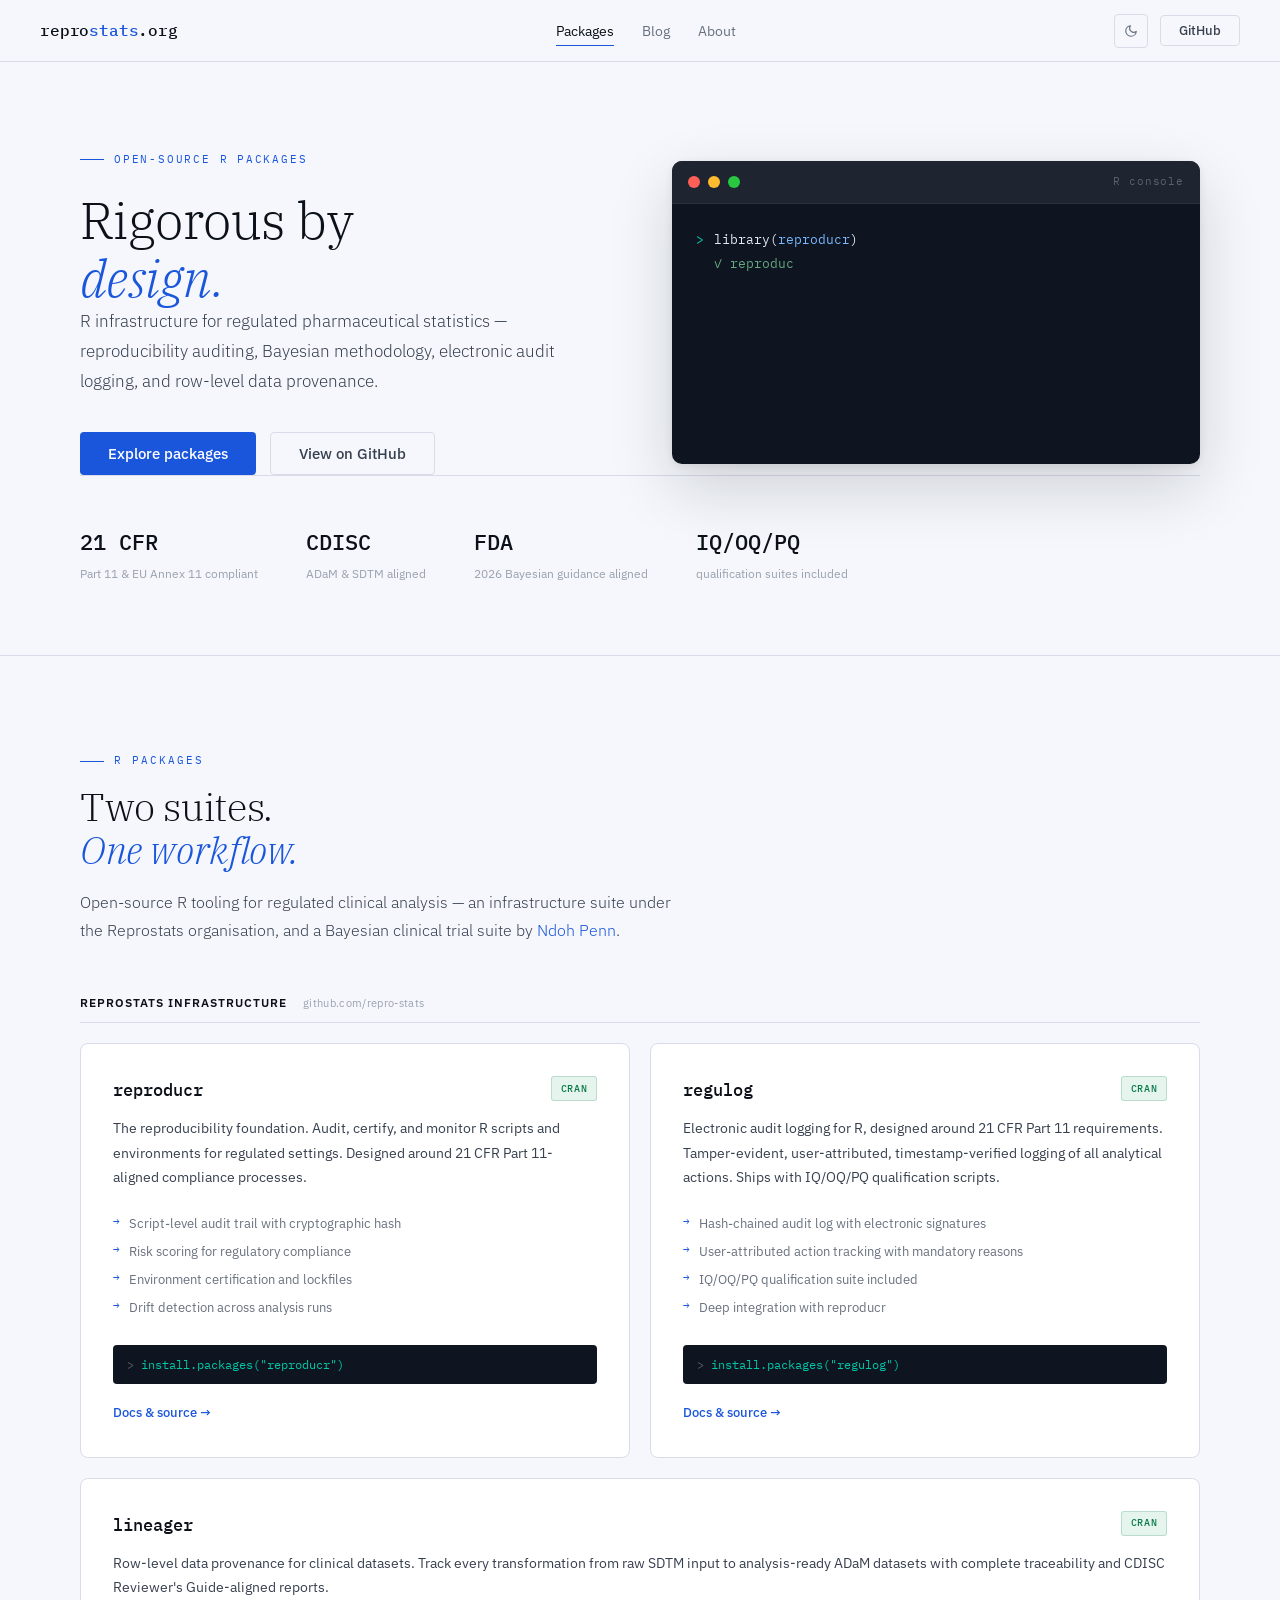
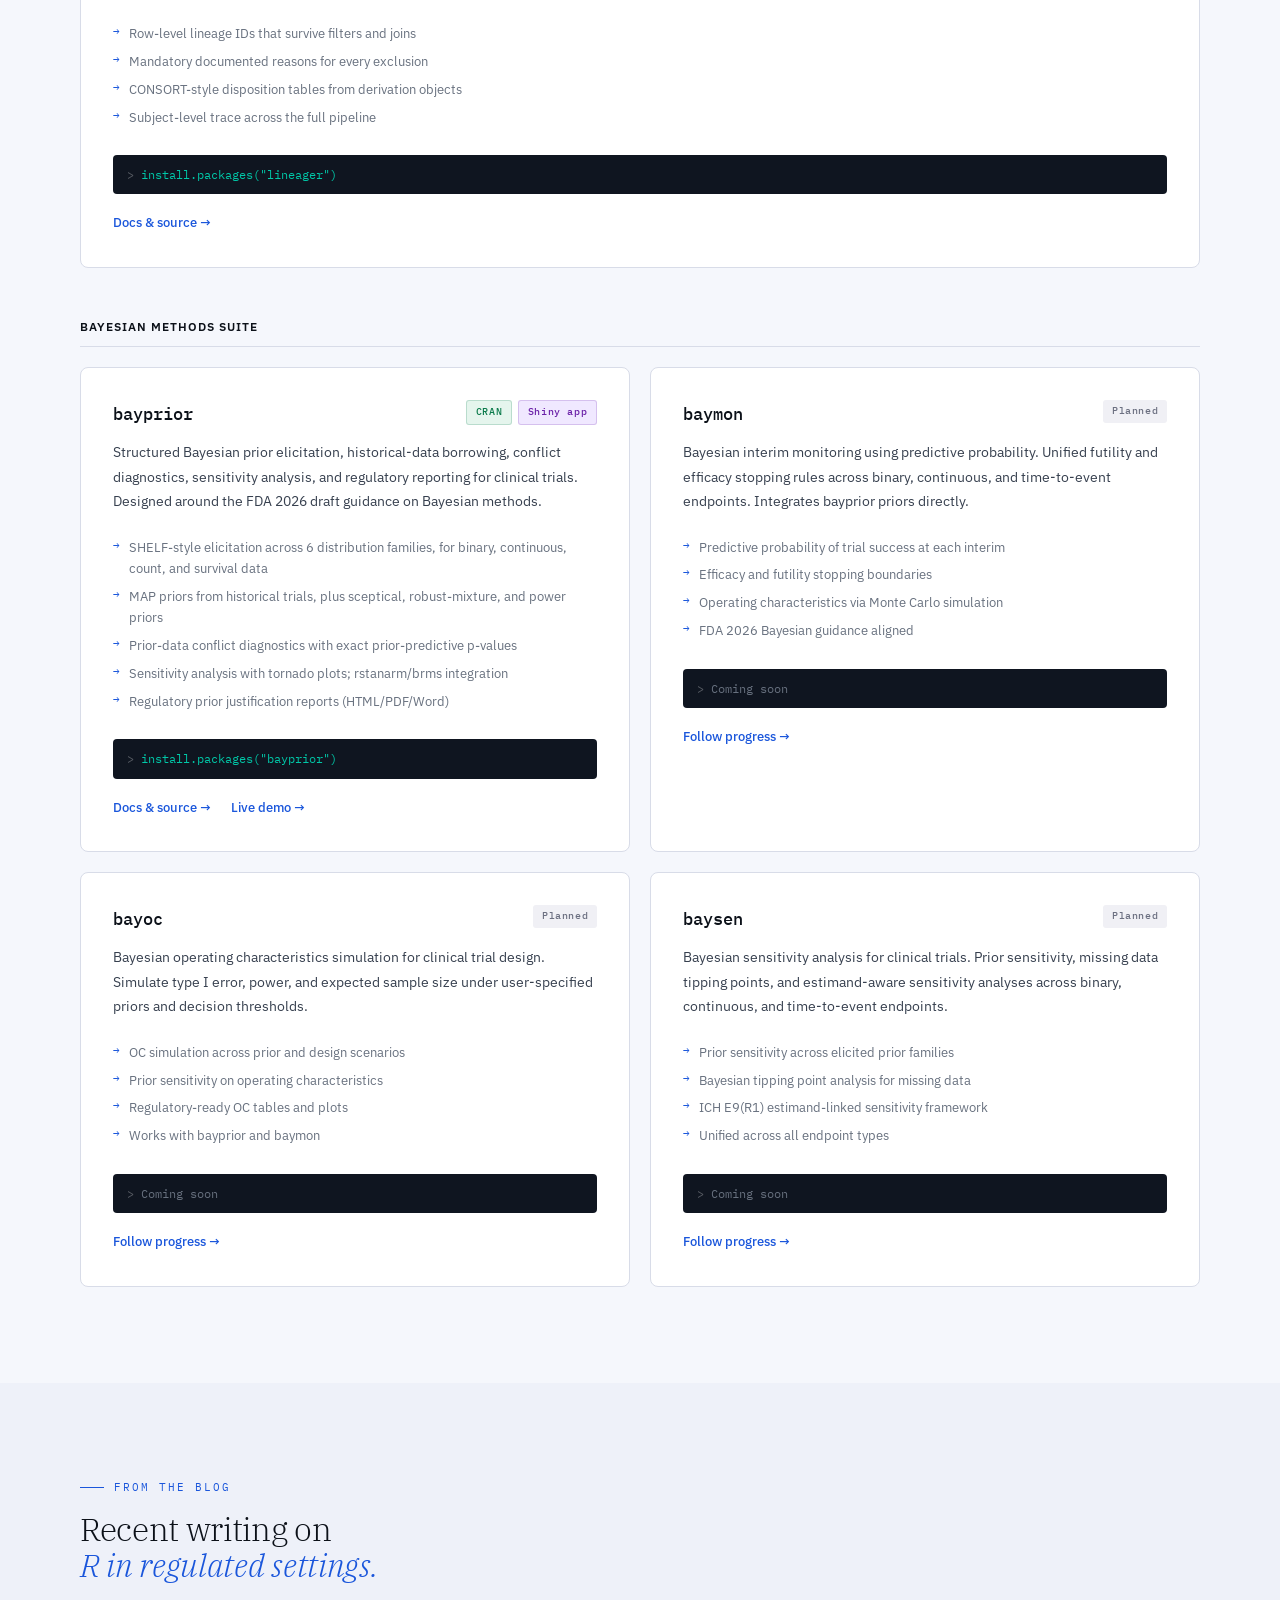
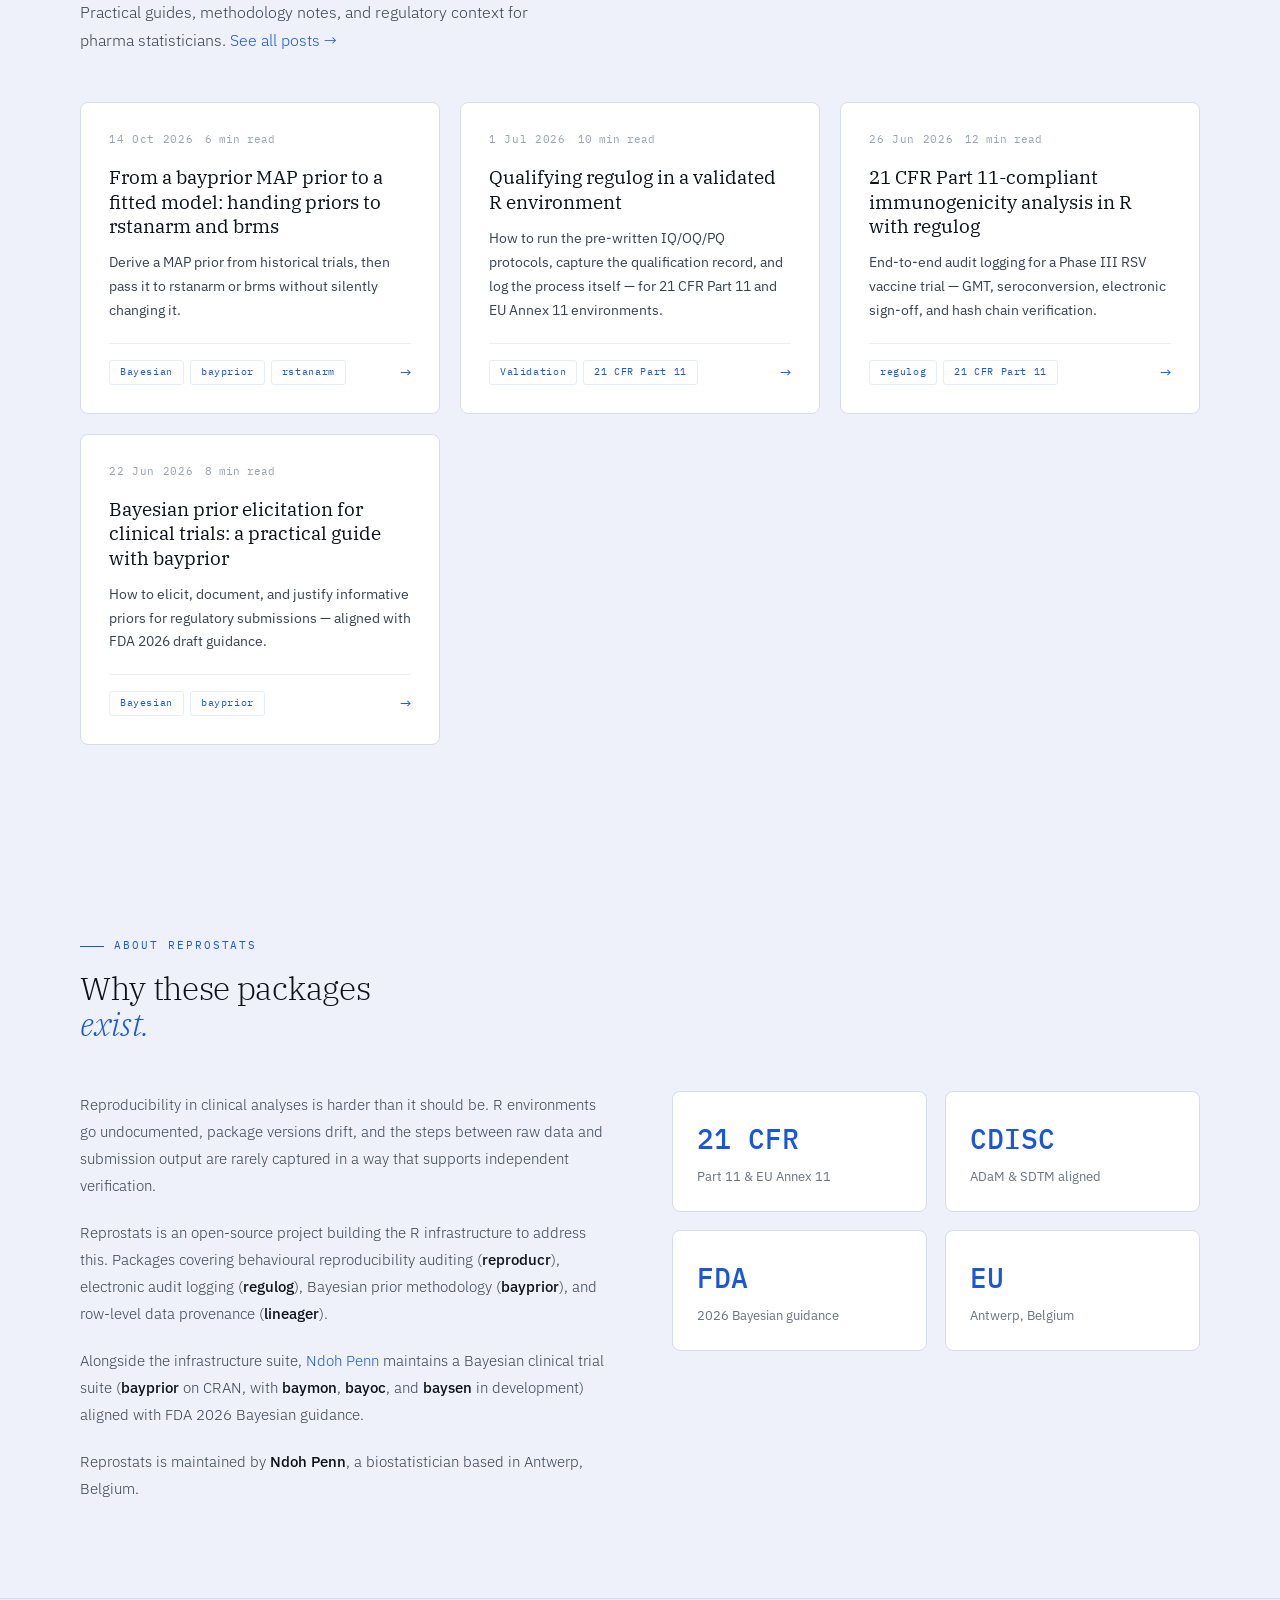
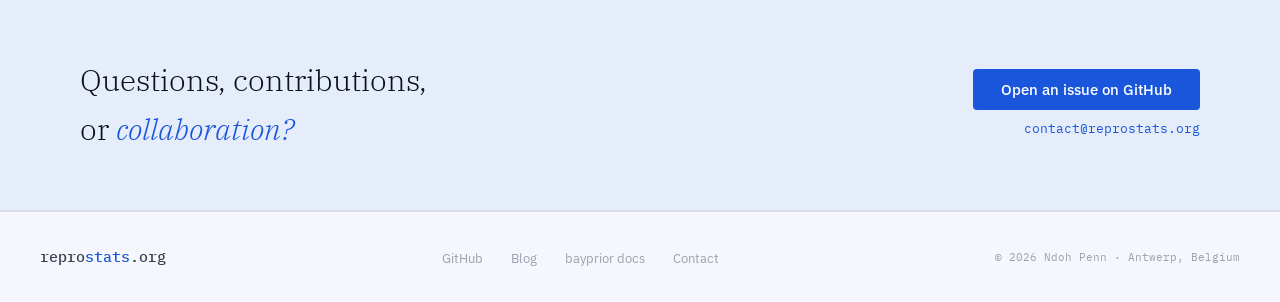
<file: index.html>
<!DOCTYPE html>
<html lang="en" data-theme="light">
<head>
  <meta charset="UTF-8">
  <meta name="viewport" content="width=device-width, initial-scale=1.0">
  <title>Reprostats — Open-Source R for Rigorous Pharma Statistics</title>
  <meta name="description" content="Open-source R packages for reproducible, regulation-ready pharmaceutical data science.">

  <!-- Favicon -->
  <link rel="icon" type="image/svg+xml" href="/favicon.svg">
  <link rel="icon" type="image/x-icon" href="/favicon.ico" sizes="16x16 32x32 48x48">
  <link rel="apple-touch-icon" sizes="180x180" href="/apple-touch-icon.png">
  <link rel="icon" type="image/png" sizes="192x192" href="/favicon-192.png">
  <link rel="icon" type="image/png" sizes="512x512" href="/favicon-512.png">
  <link rel="manifest" href="/site.webmanifest">
  <meta name="theme-color" content="#1a56db">

  <!-- Open Graph / LinkedIn / Discord preview -->
  <meta property="og:type"        content="website" />
  <meta property="og:url"         content="https://reprostats.org/" />
  <meta property="og:site_name"   content="Reprostats" />
  <meta property="og:title"       content="Reprostats — R infrastructure for regulated data science" />
  <meta property="og:description" content="Open-source R packages for reproducibility, audit logging, and data provenance in regulated environments. Explore the docs →">
  <meta property="og:image"       content="https://reprostats.org/logo-social.png" />
  <meta property="og:image:width"  content="1200" />
  <meta property="og:image:height" content="630" />
  <meta property="og:image:alt"   content="Reprostats — reproducible, auditable, traceable" />
  <meta name="twitter:card"       content="summary_large_image" />
  <meta name="twitter:site"       content="@reprostats" />
  <meta name="twitter:title"      content="Reprostats — R infrastructure for regulated data science" />
  <meta name="twitter:description" content="Open-source R packages for reproducibility, audit logging, and data provenance in regulated environments. Explore the docs →">
  <meta name="twitter:image"      content="https://reprostats.org/logo-social.png" />
  <link rel="preconnect" href="https://fonts.googleapis.com">
  <link rel="preconnect" href="https://fonts.gstatic.com" crossorigin>
  <link href="https://fonts.googleapis.com/css2?family=IBM+Plex+Mono:ital,wght@0,400;0,500;1,400&family=IBM+Plex+Sans:wght@300;400;500;600&family=IBM+Plex+Serif:ital,wght@0,300;0,400;0,500;1,300;1,400&display=swap" rel="stylesheet">
  <link rel="stylesheet" href="style.css">
  <style>
    .hero { padding:5.5rem 2.5rem 4.5rem; border-bottom:1px solid var(--rule); }
    .hero-inner { max-width:1120px; margin:0 auto; display:grid; grid-template-columns:1fr 1fr; gap:4rem; align-items:center; }
    .hero-eyebrow { font-family:'IBM Plex Mono',monospace; font-size:0.7rem; color:var(--accent); letter-spacing:0.16em; text-transform:uppercase; margin-bottom:1.5rem; display:flex; align-items:center; gap:0.625rem; }
    .hero-eyebrow::before { content:''; display:block; width:1.5rem; height:1px; background:var(--accent); }
    .hero-sub { font-size:1.0625rem; color:var(--ink-mid); line-height:1.75; margin-bottom:2.25rem; font-weight:300; max-width:480px; }
    .hero-stats-row { max-width:1120px; margin:0 auto; padding-top:3rem; border-top:1px solid var(--rule); display:flex; gap:3rem; flex-wrap:wrap; }
    .hstat-num { font-family:'IBM Plex Mono',monospace; font-size:1.375rem; font-weight:500; color:var(--ink); margin-bottom:0.125rem; }
    .hstat-label { font-size:0.78rem; color:var(--ink-faint); }
    .pkg-grid { display:grid; grid-template-columns:repeat(2,1fr); gap:1.25rem; }
    @media(max-width:768px){ .pkg-grid{grid-template-columns:1fr;} }
    .pkg-suite-label {
      display: flex; align-items: baseline; gap: 1rem;
      margin-bottom: 1.25rem; padding-bottom: 0.6rem;
      border-bottom: 1.5px solid var(--rule);
    }
    .pkg-suite-title {
      font-family: var(--mono); font-size: 0.78rem; font-weight: 600;
      letter-spacing: 0.08em; text-transform: uppercase; color: var(--ink);
    }
    .pkg-suite-sub {
      font-family: var(--mono); font-size: 0.7rem;
      color: var(--ink-faint); letter-spacing: 0.03em;
    }
    .badge-planned { background: #f0f0f5; color: #6b6f80; }
    [data-theme="dark"] .badge-planned { background: #1e2030; color: #6b7099; }
    [data-theme="dark"] .pkg-suite-title { color: var(--ink); }
    [data-theme="dark"] .pkg-suite-sub { color: var(--ink-faint); }
    @media(max-width:640px){ .hero{padding:4rem 1.25rem 3rem;} }
  </style>
</head>
<body>

<nav class="nav">
  <a href="index.html" class="nav-logo">repro<span>stats</span>.org</a>
  <ul class="nav-links">
    <!-- Reprosia link removed during active job search (Aug 2026).
         Reinstate: <li><a href="https://reprosia.com" target="_blank" rel="noopener">Reprosia ↗</a></li> -->
    <li><a href="index.html" class="active">Packages</a></li>
    <li><a href="blog.html">Blog</a></li>
    <li><a href="#about">About</a></li>
  </ul>
  <div class="nav-right">
    <button class="theme-toggle" aria-label="Toggle theme">
      <svg class="icon-sun" viewBox="0 0 24 24"><circle cx="12" cy="12" r="5"/><line x1="12" y1="1" x2="12" y2="3"/><line x1="12" y1="21" x2="12" y2="23"/><line x1="4.22" y1="4.22" x2="5.64" y2="5.64"/><line x1="18.36" y1="18.36" x2="19.78" y2="19.78"/><line x1="1" y1="12" x2="3" y2="12"/><line x1="21" y1="12" x2="23" y2="12"/><line x1="4.22" y1="19.78" x2="5.64" y2="18.36"/><line x1="18.36" y1="5.64" x2="19.78" y2="4.22"/></svg>
      <svg class="icon-moon" viewBox="0 0 24 24"><path d="M21 12.79A9 9 0 1 1 11.21 3 7 7 0 0 0 21 12.79z"/></svg>
    </button>
    <a href="https://github.com/repro-stats" class="btn btn-outline btn-sm" target="_blank" rel="noopener">GitHub</a>
  </div>
  <button class="nav-burger" aria-label="Open menu" aria-expanded="false"><span></span><span></span><span></span></button>
</nav>
<nav class="nav-drawer">
  <!-- Reprosia link removed during active job search (Aug 2026).
       Reinstate: <a href="https://reprosia.com" target="_blank" rel="noopener">Reprosia ↗</a> -->
  <a href="index.html" class="active">Packages</a>
  <a href="blog.html">Blog</a>
  <a href="#about">About</a>
  <a href="https://github.com/repro-stats" target="_blank" rel="noopener">GitHub</a>
</nav>

<section class="hero">
  <div class="hero-inner">
    <div>
      <div class="hero-eyebrow">Open-source R packages</div>
      <h1 class="display display-xl">Rigorous by<br><em>design.</em></h1>
      <p class="hero-sub">R infrastructure for regulated pharmaceutical statistics — reproducibility auditing, Bayesian methodology, electronic audit logging, and row-level data provenance.</p>
      <div class="btn-group">
        <a href="#packages" class="btn btn-primary">Explore packages</a>
        <a href="https://github.com/repro-stats" class="btn btn-outline" target="_blank" rel="noopener">View on GitHub</a>
      </div>
    </div>
    <div>
      <div class="terminal">
        <div class="terminal-bar">
          <div class="t-dot t-dot-r"></div><div class="t-dot t-dot-y"></div><div class="t-dot t-dot-g"></div>
          <span class="t-bar-label">R console</span>
        </div>
        <div class="terminal-body" id="term-body"></div>
      </div>
    </div>
  </div>
  <div class="hero-stats-row">
    <div><div class="hstat-num">21 CFR</div><div class="hstat-label">Part 11 &amp; EU Annex 11 compliant</div></div>
    <div><div class="hstat-num">CDISC</div><div class="hstat-label">ADaM &amp; SDTM aligned</div></div>
    <div><div class="hstat-num">FDA</div><div class="hstat-label">2026 Bayesian guidance aligned</div></div>
    <div><div class="hstat-num">IQ/OQ/PQ</div><div class="hstat-label">qualification suites included</div></div>
  </div>
</section>

<section class="section" id="packages">
  <div class="container">
    <div class="eyebrow">R packages</div>
    <h2 class="display display-lg" style="margin-bottom:1rem">Two suites.<br><em>One workflow.</em></h2>
    <p style="font-size:1rem;color:var(--ink-mid);max-width:600px;line-height:1.75;font-weight:300;margin-bottom:3rem">
      Open-source R tooling for regulated clinical analysis — an infrastructure suite under the Reprostats organisation,
      and a Bayesian clinical trial suite by <a href="https://reprostats.org/#about" target="_blank" rel="noopener" style="color:var(--accent)">Ndoh Penn</a>.
    </p>

    <!-- ── Infrastructure suite ── -->
    <div class="pkg-suite-label">
      <span class="pkg-suite-title">Reprostats Infrastructure</span>
      <span class="pkg-suite-sub">github.com/repro-stats</span>
    </div>
    <div class="pkg-grid" style="margin-bottom:3rem">
      <div class="pkg-card reveal">
        <div class="pkg-header"><span class="pkg-name">reproducr</span><div class="pkg-badges"><span class="badge badge-cran">CRAN</span></div></div>
        <p class="pkg-desc">The reproducibility foundation. Audit, certify, and monitor R scripts and environments for regulated settings. Designed around 21 CFR Part 11-aligned compliance processes.</p>
        <ul class="pkg-feats">
          <li>Script-level audit trail with cryptographic hash</li>
          <li>Risk scoring for regulatory compliance</li>
          <li>Environment certification and lockfiles</li>
          <li>Drift detection across analysis runs</li>
        </ul>
        <div class="pkg-install"><span class="prompt">&gt; </span>install.packages("reproducr")</div>
        <a href="https://repro-stats.github.io/reproducr/" class="pkg-link" target="_blank" rel="noopener">Docs &amp; source →</a>
      </div>

      <div class="pkg-card reveal reveal-d1">
        <div class="pkg-header"><span class="pkg-name">regulog</span><div class="pkg-badges"><span class="badge badge-cran">CRAN</span></div></div>
        <p class="pkg-desc">Electronic audit logging for R, designed around 21 CFR Part 11 requirements. Tamper-evident, user-attributed, timestamp-verified logging of all analytical actions. Ships with IQ/OQ/PQ qualification scripts.</p>
        <ul class="pkg-feats">
          <li>Hash-chained audit log with electronic signatures</li>
          <li>User-attributed action tracking with mandatory reasons</li>
          <li>IQ/OQ/PQ qualification suite included</li>
          <li>Deep integration with reproducr</li>
        </ul>
        <div class="pkg-install"><span class="prompt">&gt; </span>install.packages("regulog")</div>
        <a href="https://reprostats.org/regulog/" class="pkg-link" target="_blank" rel="noopener">Docs &amp; source →</a>
      </div>

      <div class="pkg-card reveal reveal-d2" style="grid-column: 1 / -1">
        <div class="pkg-header"><span class="pkg-name">lineager</span><div class="pkg-badges"><span class="badge badge-cran">CRAN</span></div></div>
        <p class="pkg-desc">Row-level data provenance for clinical datasets. Track every transformation from raw SDTM input to analysis-ready ADaM datasets with complete traceability and CDISC Reviewer's Guide-aligned reports.</p>
        <ul class="pkg-feats">
          <li>Row-level lineage IDs that survive filters and joins</li>
          <li>Mandatory documented reasons for every exclusion</li>
          <li>CONSORT-style disposition tables from derivation objects</li>
          <li>Subject-level trace across the full pipeline</li>
        </ul>
        <div class="pkg-install"><span class="prompt">&gt; </span>install.packages("lineager")</div>
        <a href="https://reprostats.org/lineager/" class="pkg-link" target="_blank" rel="noopener">Docs &amp; source →</a>
      </div>
    </div>

    <!-- ── Bayesian suite ── -->
    <div class="pkg-suite-label">
      <span class="pkg-suite-title">Bayesian Methods Suite</span>
    </div>
    <div class="pkg-grid">
      <div class="pkg-card reveal">
        <div class="pkg-header"><span class="pkg-name">bayprior</span><div class="pkg-badges"><span class="badge badge-cran">CRAN</span><span class="badge badge-shiny">Shiny app</span></div></div>
        <p class="pkg-desc">Structured Bayesian prior elicitation, historical-data borrowing, conflict diagnostics, sensitivity analysis, and regulatory reporting for clinical trials. Designed around the FDA 2026 draft guidance on Bayesian methods.</p>
        <ul class="pkg-feats">
          <li>SHELF-style elicitation across 6 distribution families, for binary, continuous, count, and survival data</li>
          <li>MAP priors from historical trials, plus sceptical, robust-mixture, and power priors</li>
          <li>Prior-data conflict diagnostics with exact prior-predictive p-values</li>
          <li>Sensitivity analysis with tornado plots; rstanarm/brms integration</li>
          <li>Regulatory prior justification reports (HTML/PDF/Word)</li>
        </ul>
        <div class="pkg-install"><span class="prompt">&gt; </span>install.packages("bayprior")</div>
        <a href="https://ndohpenngit.github.io/bayprior/" class="pkg-link" target="_blank" rel="noopener">Docs &amp; source →</a>
        <a href="https://ndohpenn-bayprior.share.connect.posit.cloud" class="pkg-link" target="_blank" rel="noopener" style="margin-left:1rem">Live demo →</a>
      </div>

      <div class="pkg-card reveal reveal-d1">
        <div class="pkg-header"><span class="pkg-name">baymon</span><div class="pkg-badges"><span class="badge badge-planned">Planned</span></div></div>
        <p class="pkg-desc">Bayesian interim monitoring using predictive probability. Unified futility and efficacy stopping rules across binary, continuous, and time-to-event endpoints. Integrates bayprior priors directly.</p>
        <ul class="pkg-feats">
          <li>Predictive probability of trial success at each interim</li>
          <li>Efficacy and futility stopping boundaries</li>
          <li>Operating characteristics via Monte Carlo simulation</li>
          <li>FDA 2026 Bayesian guidance aligned</li>
        </ul>
        <div class="pkg-install"><span class="prompt">&gt; </span><span style="color:var(--ink-soft)">Coming soon</span></div>
        <a href="https://github.com/repro-stats" class="pkg-link" target="_blank" rel="noopener">Follow progress →</a>
      </div>

      <div class="pkg-card reveal reveal-d2">
        <div class="pkg-header"><span class="pkg-name">bayoc</span><div class="pkg-badges"><span class="badge badge-planned">Planned</span></div></div>
        <p class="pkg-desc">Bayesian operating characteristics simulation for clinical trial design. Simulate type I error, power, and expected sample size under user-specified priors and decision thresholds.</p>
        <ul class="pkg-feats">
          <li>OC simulation across prior and design scenarios</li>
          <li>Prior sensitivity on operating characteristics</li>
          <li>Regulatory-ready OC tables and plots</li>
          <li>Works with bayprior and baymon</li>
        </ul>
        <div class="pkg-install"><span class="prompt">&gt; </span><span style="color:var(--ink-soft)">Coming soon</span></div>
        <a href="https://github.com/repro-stats" class="pkg-link" target="_blank" rel="noopener">Follow progress →</a>
      </div>

      <div class="pkg-card reveal reveal-d3">
        <div class="pkg-header"><span class="pkg-name">baysen</span><div class="pkg-badges"><span class="badge badge-planned">Planned</span></div></div>
        <p class="pkg-desc">Bayesian sensitivity analysis for clinical trials. Prior sensitivity, missing data tipping points, and estimand-aware sensitivity analyses across binary, continuous, and time-to-event endpoints.</p>
        <ul class="pkg-feats">
          <li>Prior sensitivity across elicited prior families</li>
          <li>Bayesian tipping point analysis for missing data</li>
          <li>ICH E9(R1) estimand-linked sensitivity framework</li>
          <li>Unified across all endpoint types</li>
        </ul>
        <div class="pkg-install"><span class="prompt">&gt; </span><span style="color:var(--ink-soft)">Coming soon</span></div>
        <a href="https://github.com/repro-stats" class="pkg-link" target="_blank" rel="noopener">Follow progress →</a>
      </div>
    </div>
  </div>
</section>

<section class="section section-alt">
  <div class="container">
    <div class="eyebrow">From the blog</div>
    <h2 class="display display-md" style="margin-bottom:0.875rem">Recent writing on<br><em>R in regulated settings.</em></h2>
    <p style="font-size:1rem;color:var(--ink-mid);max-width:480px;line-height:1.75;font-weight:300;margin-bottom:3rem">Practical guides, methodology notes, and regulatory context for pharma statisticians. <a href="blog.html" style="color:var(--accent)">See all posts →</a></p>
    <div class="blog-grid reveal">
      <a href="blog/bayprior-rstanarm-brms.html" class="blog-card">
        <div class="blog-meta"><span class="blog-date">14 Oct 2026</span><span class="blog-read">6 min read</span></div>
        <h3>From a bayprior MAP prior to a fitted model: handing priors to rstanarm and brms</h3>
        <p>Derive a MAP prior from historical trials, then pass it to rstanarm or brms without silently changing it.</p>
        <div class="blog-card-footer"><div class="blog-tags"><span class="tag">Bayesian</span><span class="tag">bayprior</span><span class="tag">rstanarm</span></div><span class="blog-arrow">→</span></div>
      </a>
      <a href="blog/qualifying-regulog-validated-environment.html" class="blog-card">
        <div class="blog-meta"><span class="blog-date">1 Jul 2026</span><span class="blog-read">10 min read</span></div>
        <h3>Qualifying regulog in a validated R environment</h3>
        <p>How to run the pre-written IQ/OQ/PQ protocols, capture the qualification record, and log the process itself — for 21 CFR Part 11 and EU Annex 11 environments.</p>
        <div class="blog-card-footer"><div class="blog-tags"><span class="tag">Validation</span><span class="tag">21 CFR Part 11</span></div><span class="blog-arrow">→</span></div>
      </a>
      <a href="blog/regulog-vaccine-immunogenicity.html" class="blog-card">
        <div class="blog-meta"><span class="blog-date">26 Jun 2026</span><span class="blog-read">12 min read</span></div>
        <h3>21 CFR Part 11-compliant immunogenicity analysis in R with regulog</h3>
        <p>End-to-end audit logging for a Phase III RSV vaccine trial — GMT, seroconversion, electronic sign-off, and hash chain verification.</p>
        <div class="blog-card-footer"><div class="blog-tags"><span class="tag">regulog</span><span class="tag">21 CFR Part 11</span></div><span class="blog-arrow">→</span></div>
      </a>
      <a href="blog/bayesian-priors-clinical-trials.html" class="blog-card">
        <div class="blog-meta"><span class="blog-date">22 Jun 2026</span><span class="blog-read">8 min read</span></div>
        <h3>Bayesian prior elicitation for clinical trials: a practical guide with bayprior</h3>
        <p>How to elicit, document, and justify informative priors for regulatory submissions — aligned with FDA 2026 draft guidance.</p>
        <div class="blog-card-footer"><div class="blog-tags"><span class="tag">Bayesian</span><span class="tag">bayprior</span></div><span class="blog-arrow">→</span></div>
      </a>
    </div>
  </div>
</section>

<section class="section section-alt" id="about">
  <div class="container">
    <div class="eyebrow">About Reprostats</div>
    <h2 class="display display-md" style="margin-bottom:3rem">Why these packages<br><em>exist.</em></h2>
    <div class="about-layout reveal">
      <div class="about-prose">
        <p>Reproducibility in clinical analyses is harder than it should be. R environments go undocumented, package versions drift, and the steps between raw data and submission output are rarely captured in a way that supports independent verification.</p>
        <p>Reprostats is an open-source project building the R infrastructure to address this. Packages covering behavioural reproducibility auditing (<strong>reproducr</strong>), electronic audit logging (<strong>regulog</strong>), Bayesian prior methodology (<strong>bayprior</strong>), and row-level data provenance (<strong>lineager</strong>).</p>
        <p>Alongside the infrastructure suite, <a href="https://reprostats.org/#about" target="_blank" style="color:var(--accent)">Ndoh Penn</a> maintains a Bayesian clinical trial suite (<strong>bayprior</strong> on CRAN, with <strong>baymon</strong>, <strong>bayoc</strong>, and <strong>baysen</strong> in development) aligned with FDA 2026 Bayesian guidance.</p>
        <p>Reprostats is maintained by <strong>Ndoh Penn</strong>, a biostatistician based in Antwerp, Belgium.</p>
        <!-- Reprosia mention removed during active job search (Aug 2026).
             Reinstate as final sentence above: The enterprise platform built on
             this foundation is <a href="https://reprosia.com" target="_blank" rel="noopener">Reprosia</a>. -->
      </div>
      <div class="about-stats">
        <div class="astat"><div class="astat-num">21 CFR</div><div class="astat-label">Part 11 &amp; EU Annex 11</div></div>
        <div class="astat"><div class="astat-num">CDISC</div><div class="astat-label">ADaM &amp; SDTM aligned</div></div>
        <div class="astat"><div class="astat-num">FDA</div><div class="astat-label">2026 Bayesian guidance</div></div>
        <div class="astat"><div class="astat-num">EU</div><div class="astat-label">Antwerp, Belgium</div></div>
      </div>
    </div>
  </div>
</section>

<div class="cta-strip">
  <div class="cta-strip-inner">
    <h2>Questions, contributions,<br>or <em>collaboration?</em></h2>
    <div class="cta-right">
      <a href="https://github.com/repro-stats" class="btn btn-primary" target="_blank" rel="noopener">Open an issue on GitHub</a>
      <p class="cta-email"><a href="mailto:contact@reprostats.org">contact@reprostats.org</a></p>
    </div>
  </div>
</div>

<footer>
  <a href="/" class="footer-logo">repro<span>stats</span>.org</a>
  <ul class="footer-links">
    <!-- Reprosia link removed during active job search (Aug 2026).
         Reinstate: <li><a href="https://reprosia.com" target="_blank" rel="noopener">Reprosia</a></li> -->
    <li><a href="https://github.com/repro-stats" target="_blank" rel="noopener">GitHub</a></li>
    <li><a href="blog.html">Blog</a></li>
    <li><a href="https://ndohpenngit.github.io/bayprior/" target="_blank" rel="noopener">bayprior docs</a></li>
    <li><a href="mailto:contact@reprostats.org">Contact</a></li>
  </ul>
  <span class="footer-copy">© 2026 Ndoh Penn · Antwerp, Belgium</span>
</footer>

<script src="main.js"></script>
</body>
</html>
</file>
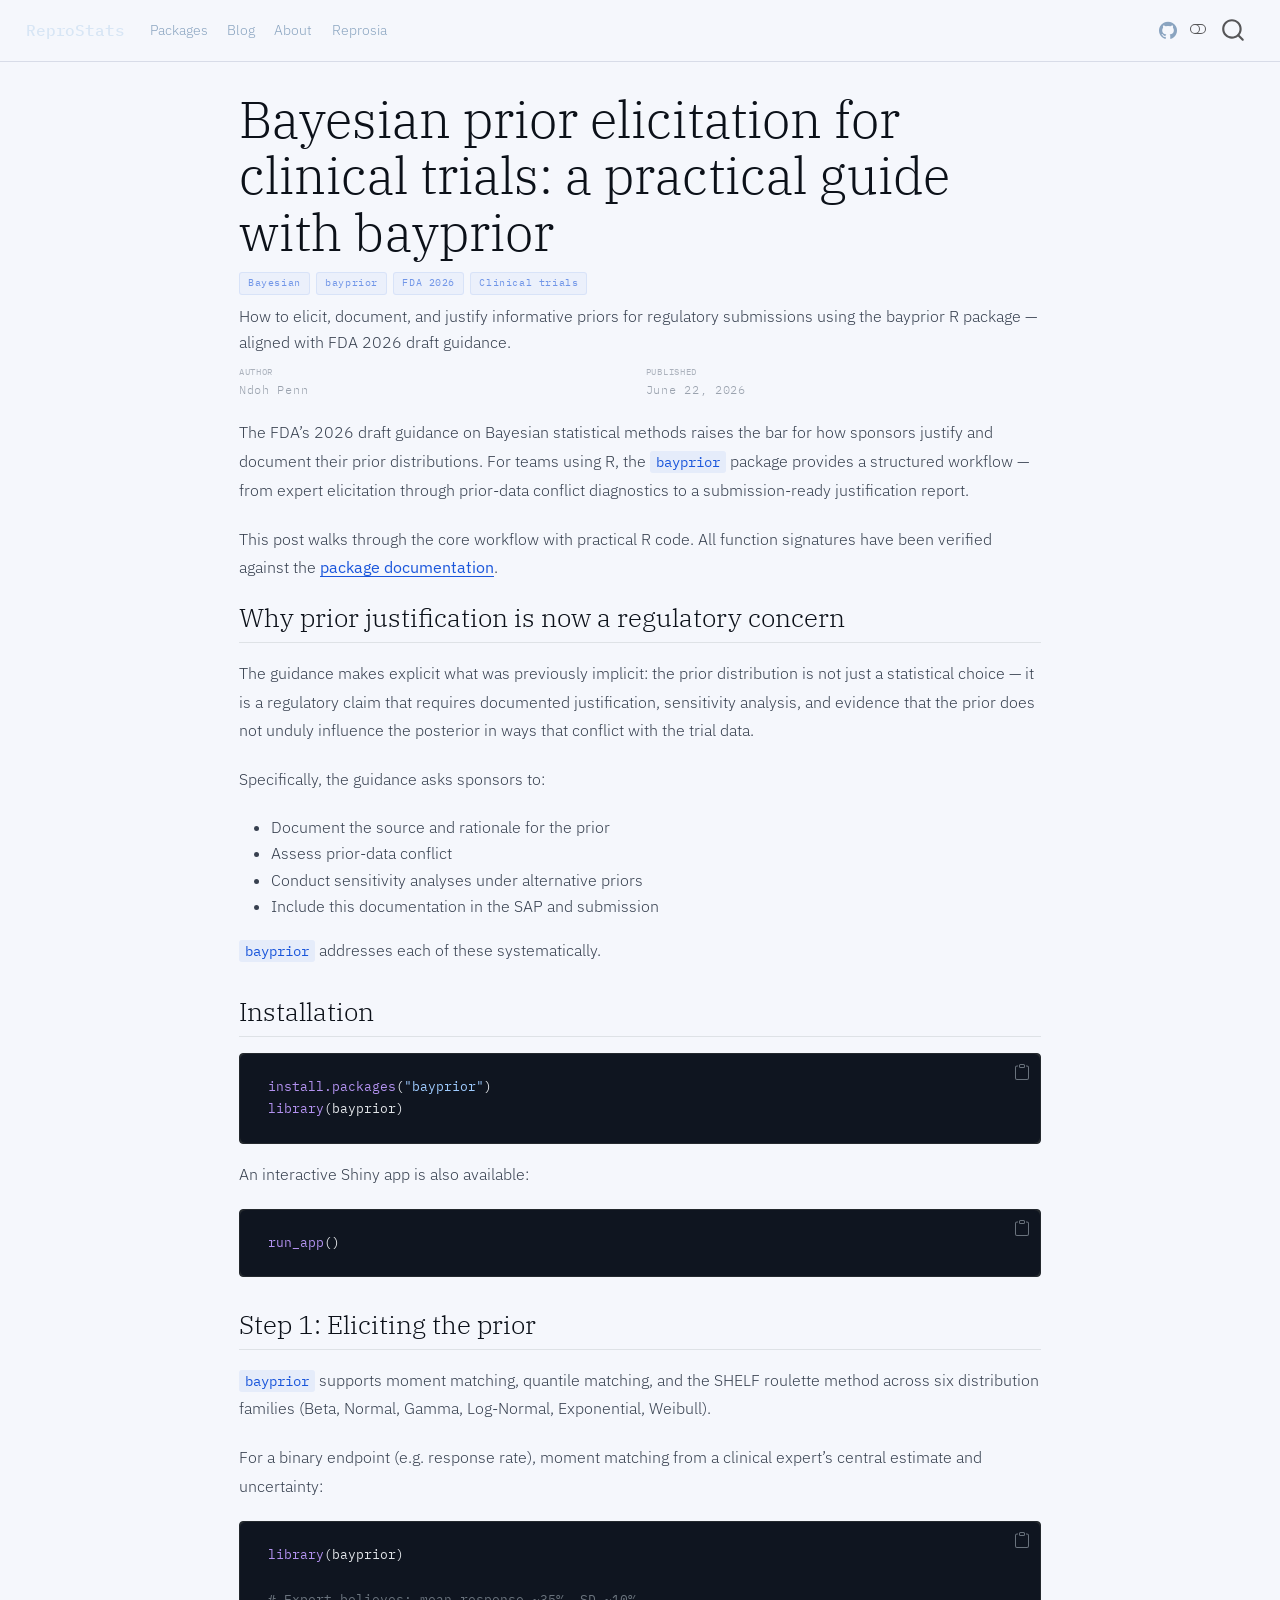
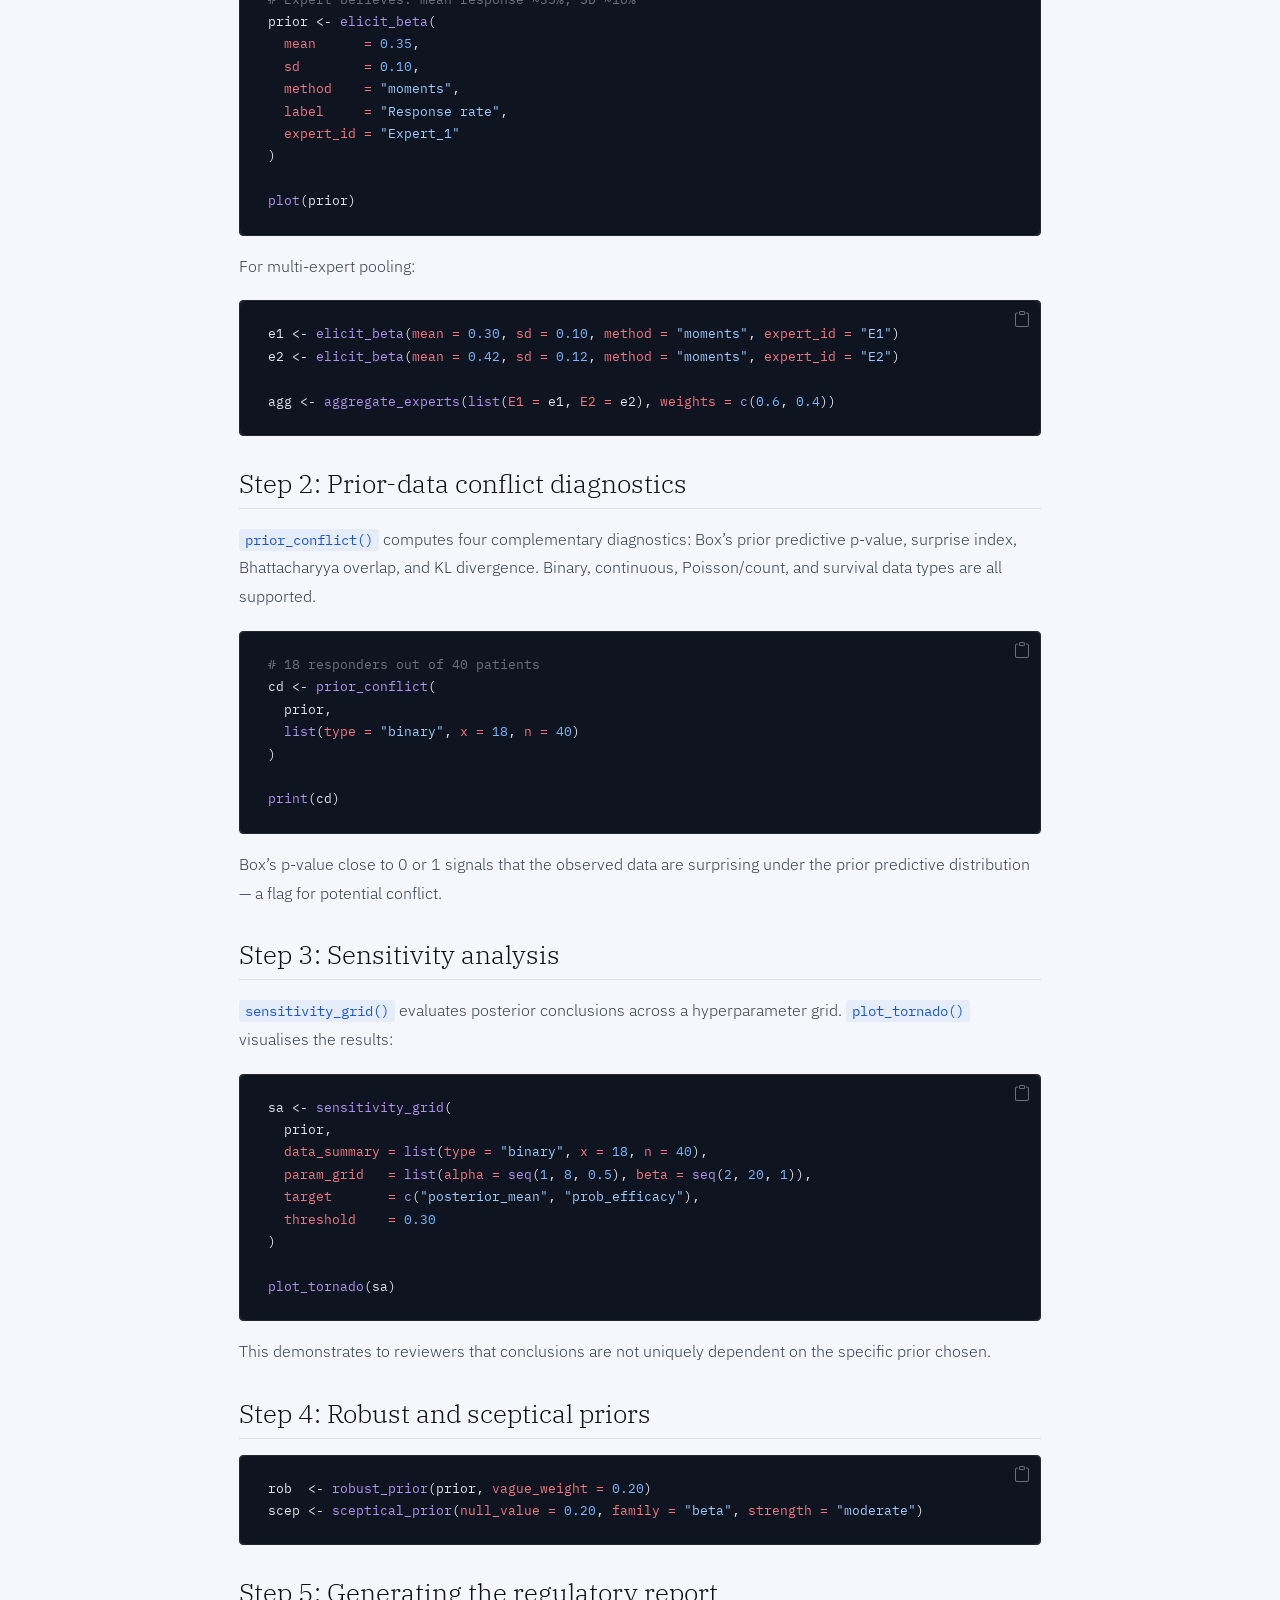
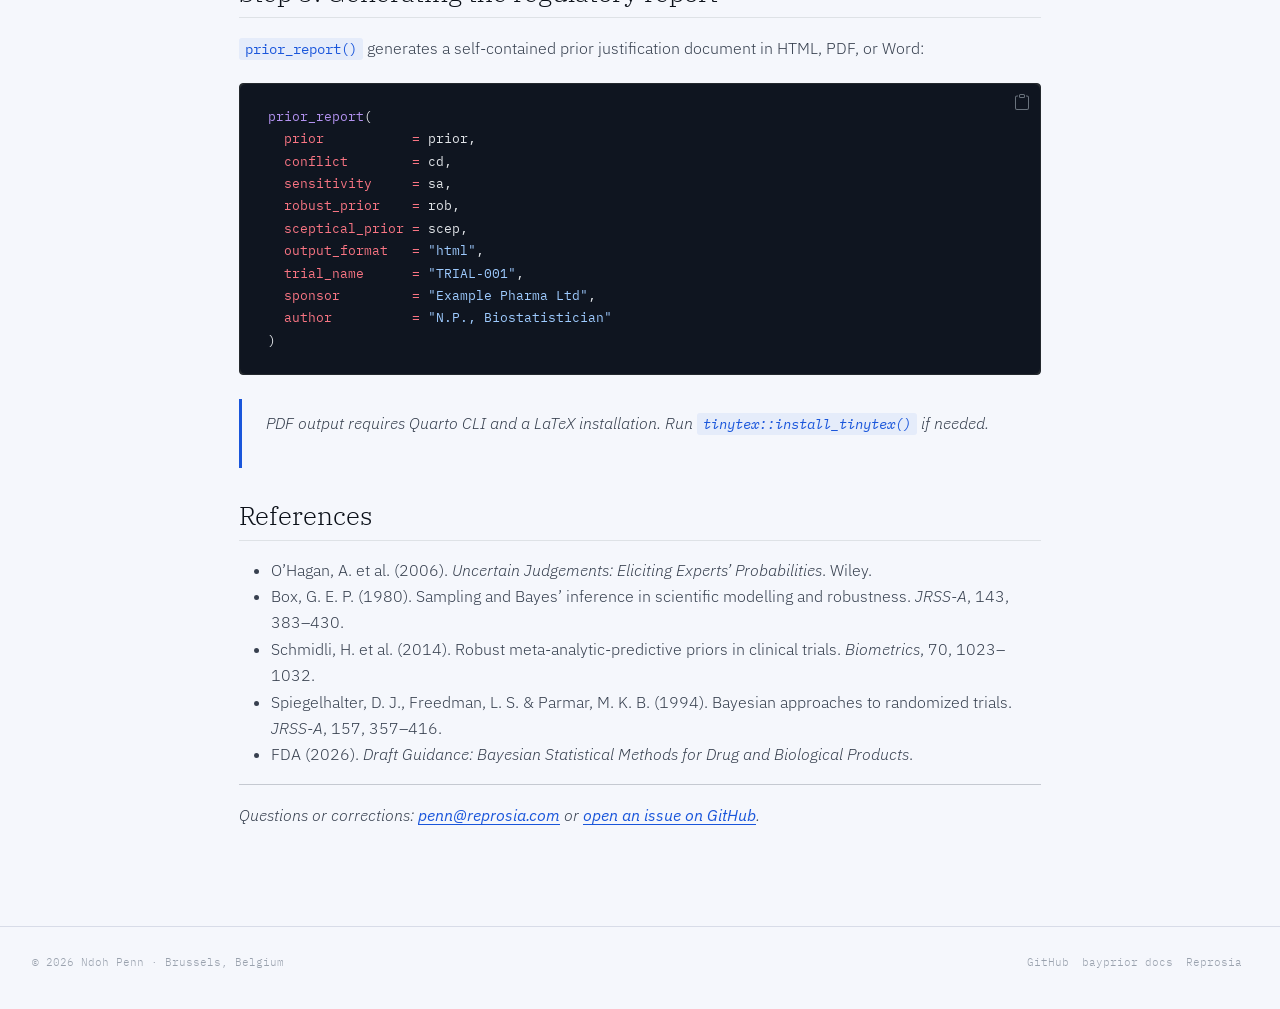
<file: posts/bayesian-priors-clinical-trials/index.html>
<!DOCTYPE html>
<html xmlns="http://www.w3.org/1999/xhtml" lang="en" xml:lang="en"><head>

<meta charset="utf-8">
<meta name="generator" content="quarto-1.9.38">

<meta name="viewport" content="width=device-width, initial-scale=1.0, user-scalable=yes">

<meta name="author" content="Ndoh Penn">
<meta name="dcterms.date" content="2026-06-22">
<meta name="description" content="How to elicit, document, and justify informative priors for regulatory submissions using the bayprior R package — aligned with FDA 2026 draft guidance.">

<title>Bayesian prior elicitation for clinical trials: a practical guide with bayprior – ReproStats</title>
<style>
/* Default styles provided by pandoc.
** See https://pandoc.org/MANUAL.html#variables-for-html for config info.
*/
code{white-space: pre-wrap;}
span.smallcaps{font-variant: small-caps;}
div.columns{display: flex; gap: min(4vw, 1.5em);}
div.column{flex: auto; overflow-x: auto;}
div.hanging-indent{margin-left: 1.5em; text-indent: -1.5em;}
ul.task-list{list-style: none;}
ul.task-list li input[type="checkbox"] {
  width: 0.8em;
  margin: 0 0.8em 0.2em -1em; /* quarto-specific, see https://github.com/quarto-dev/quarto-cli/issues/4556 */ 
  vertical-align: middle;
}
/* CSS for syntax highlighting */
html { -webkit-text-size-adjust: 100%; }
pre > code.sourceCode { white-space: pre; position: relative; }
pre > code.sourceCode > span { display: inline-block; line-height: 1.25; }
pre > code.sourceCode > span:empty { height: 1.2em; }
.sourceCode { overflow: visible; }
code.sourceCode > span { color: inherit; text-decoration: inherit; }
div.sourceCode { margin: 1em 0; }
pre.sourceCode { margin: 0; }
@media screen {
div.sourceCode { overflow: auto; }
}
@media print {
pre > code.sourceCode { white-space: pre-wrap; }
pre > code.sourceCode > span { text-indent: -5em; padding-left: 5em; }
}
pre.numberSource code
  { counter-reset: source-line 0; }
pre.numberSource code > span
  { position: relative; left: -4em; counter-increment: source-line; }
pre.numberSource code > span > a:first-child::before
  { content: counter(source-line);
    position: relative; left: -1em; text-align: right; vertical-align: baseline;
    border: none; display: inline-block;
    -webkit-touch-callout: none; -webkit-user-select: none;
    -khtml-user-select: none; -moz-user-select: none;
    -ms-user-select: none; user-select: none;
    padding: 0 4px; width: 4em;
  }
pre.numberSource { margin-left: 3em;  padding-left: 4px; }
div.sourceCode
  {   }
@media screen {
pre > code.sourceCode > span > a:first-child::before { text-decoration: underline; }
}
</style>


<script src="../../site_libs/quarto-nav/quarto-nav.js"></script>
<script src="../../site_libs/quarto-nav/headroom.min.js"></script>
<script src="../../site_libs/clipboard/clipboard.min.js"></script>
<script src="../../site_libs/quarto-search/autocomplete.umd.js"></script>
<script src="../../site_libs/quarto-search/fuse.min.js"></script>
<script src="../../site_libs/quarto-search/quarto-search.js"></script>
<meta name="quarto:offset" content="../../">
<script src="../../site_libs/quarto-html/quarto.js" type="module"></script>
<script src="../../site_libs/quarto-html/tabsets/tabsets.js" type="module"></script>
<script src="../../site_libs/quarto-html/popper.min.js"></script>
<script src="../../site_libs/quarto-html/tippy.umd.min.js"></script>
<script src="../../site_libs/quarto-html/anchor.min.js"></script>
<link href="../../site_libs/quarto-html/tippy.css" rel="stylesheet">
<link href="../../site_libs/quarto-html/quarto-syntax-highlighting-9bf5733ec9baa952b1a9c0fea7f0547f.css" rel="stylesheet" class="quarto-color-scheme" id="quarto-text-highlighting-styles">
<link href="../../site_libs/quarto-html/quarto-syntax-highlighting-dark-9bf5733ec9baa952b1a9c0fea7f0547f.css" rel="stylesheet" class="quarto-color-scheme quarto-color-alternate" id="quarto-text-highlighting-styles">
<link href="../../site_libs/quarto-html/quarto-syntax-highlighting-9bf5733ec9baa952b1a9c0fea7f0547f.css" rel="stylesheet" class="quarto-color-scheme-extra" id="quarto-text-highlighting-styles">
<script src="../../site_libs/bootstrap/bootstrap.min.js"></script>
<link href="../../site_libs/bootstrap/bootstrap-icons.css" rel="stylesheet">
<link href="../../site_libs/bootstrap/bootstrap-2e1b51abe7097a4d0f289660aa8397a6.min.css" rel="stylesheet" append-hash="true" class="quarto-color-scheme" id="quarto-bootstrap" data-mode="light">
<link href="../../site_libs/bootstrap/bootstrap-dark-5c37eb9352f1d1f6fc9d9cb55437dbfb.min.css" rel="stylesheet" append-hash="true" class="quarto-color-scheme quarto-color-alternate" id="quarto-bootstrap" data-mode="light">
<link href="../../site_libs/bootstrap/bootstrap-2e1b51abe7097a4d0f289660aa8397a6.min.css" rel="stylesheet" append-hash="true" class="quarto-color-scheme-extra" id="quarto-bootstrap" data-mode="light">
<script id="quarto-search-options" type="application/json">{
  "location": "navbar",
  "copy-button": false,
  "collapse-after": 3,
  "panel-placement": "end",
  "type": "overlay",
  "limit": 50,
  "keyboard-shortcut": [
    "f",
    "/",
    "s"
  ],
  "show-item-context": false,
  "language": {
    "search-no-results-text": "No results",
    "search-matching-documents-text": "matching documents",
    "search-copy-link-title": "Copy link to search",
    "search-hide-matches-text": "Hide additional matches",
    "search-more-match-text": "more match in this document",
    "search-more-matches-text": "more matches in this document",
    "search-clear-button-title": "Clear",
    "search-text-placeholder": "",
    "search-detached-cancel-button-title": "Cancel",
    "search-submit-button-title": "Submit",
    "search-label": "Search"
  }
}</script>


<meta property="og:title" content="Bayesian prior elicitation for clinical trials: a practical guide with bayprior – ReproStats">
<meta property="og:description" content="How to elicit, document, and justify informative priors for regulatory submissions using the bayprior R package — aligned with FDA 2026 draft guidance.">
<meta property="og:image" content="https://reprostats.org/posts/bayesian-priors-clinical-trials/thumbnail.png">
<meta property="og:site_name" content="ReproStats">
</head>

<body class="nav-fixed fullcontent quarto-light"><script id="quarto-html-before-body" type="application/javascript">
    const toggleBodyColorMode = (bsSheetEl) => {
      const mode = bsSheetEl.getAttribute("data-mode");
      const bodyEl = window.document.querySelector("body");
      if (mode === "dark") {
        bodyEl.classList.add("quarto-dark");
        bodyEl.classList.remove("quarto-light");
      } else {
        bodyEl.classList.add("quarto-light");
        bodyEl.classList.remove("quarto-dark");
      }
    }
    const toggleBodyColorPrimary = () => {
      const bsSheetEl = window.document.querySelector("link#quarto-bootstrap:not([rel=disabled-stylesheet])");
      if (bsSheetEl) {
        toggleBodyColorMode(bsSheetEl);
      }
    }
    const setColorSchemeToggle = (alternate) => {
      const toggles = window.document.querySelectorAll('.quarto-color-scheme-toggle');
      for (let i=0; i < toggles.length; i++) {
        const toggle = toggles[i];
        if (toggle) {
          if (alternate) {
            toggle.classList.add("alternate");
          } else {
            toggle.classList.remove("alternate");
          }
        }
      }
    };
    const toggleColorMode = (alternate) => {
      // Switch the stylesheets
      const primaryStylesheets = window.document.querySelectorAll('link.quarto-color-scheme:not(.quarto-color-alternate)');
      const alternateStylesheets = window.document.querySelectorAll('link.quarto-color-scheme.quarto-color-alternate');
      manageTransitions('#quarto-margin-sidebar .nav-link', false);
      if (alternate) {
        // note: dark is layered on light, we don't disable primary!
        enableStylesheet(alternateStylesheets);
        for (const sheetNode of alternateStylesheets) {
          if (sheetNode.id === "quarto-bootstrap") {
            toggleBodyColorMode(sheetNode);
          }
        }
      } else {
        disableStylesheet(alternateStylesheets);
        enableStylesheet(primaryStylesheets)
        toggleBodyColorPrimary();
      }
      manageTransitions('#quarto-margin-sidebar .nav-link', true);
      // Switch the toggles
      setColorSchemeToggle(alternate)
      // Hack to workaround the fact that safari doesn't
      // properly recolor the scrollbar when toggling (#1455)
      if (navigator.userAgent.indexOf('Safari') > 0 && navigator.userAgent.indexOf('Chrome') == -1) {
        manageTransitions("body", false);
        window.scrollTo(0, 1);
        setTimeout(() => {
          window.scrollTo(0, 0);
          manageTransitions("body", true);
        }, 40);
      }
    }
    const disableStylesheet = (stylesheets) => {
      for (let i=0; i < stylesheets.length; i++) {
        const stylesheet = stylesheets[i];
        stylesheet.rel = 'disabled-stylesheet';
      }
    }
    const enableStylesheet = (stylesheets) => {
      for (let i=0; i < stylesheets.length; i++) {
        const stylesheet = stylesheets[i];
        if(stylesheet.rel !== 'stylesheet') { // for Chrome, which will still FOUC without this check
          stylesheet.rel = 'stylesheet';
        }
      }
    }
    const manageTransitions = (selector, allowTransitions) => {
      const els = window.document.querySelectorAll(selector);
      for (let i=0; i < els.length; i++) {
        const el = els[i];
        if (allowTransitions) {
          el.classList.remove('notransition');
        } else {
          el.classList.add('notransition');
        }
      }
    }
    const isFileUrl = () => {
      return window.location.protocol === 'file:';
    }
    const hasAlternateSentinel = () => {
      let styleSentinel = getColorSchemeSentinel();
      if (styleSentinel !== null) {
        return styleSentinel === "alternate";
      } else {
        return false;
      }
    }
    const setStyleSentinel = (alternate) => {
      const value = alternate ? "alternate" : "default";
      if (!isFileUrl()) {
        window.localStorage.setItem("quarto-color-scheme", value);
      } else {
        localAlternateSentinel = value;
      }
    }
    const getColorSchemeSentinel = () => {
      if (!isFileUrl()) {
        const storageValue = window.localStorage.getItem("quarto-color-scheme");
        return storageValue != null ? storageValue : localAlternateSentinel;
      } else {
        return localAlternateSentinel;
      }
    }
    const toggleGiscusIfUsed = (isAlternate, darkModeDefault) => {
      const baseTheme = document.querySelector('#giscus-base-theme')?.value ?? 'light';
      const alternateTheme = document.querySelector('#giscus-alt-theme')?.value ?? 'dark';
      let newTheme = '';
      if(authorPrefersDark) {
        newTheme = isAlternate ? baseTheme : alternateTheme;
      } else {
        newTheme = isAlternate ? alternateTheme : baseTheme;
      }
      const changeGiscusTheme = () => {
        // From: https://github.com/giscus/giscus/issues/336
        const sendMessage = (message) => {
          const iframe = document.querySelector('iframe.giscus-frame');
          if (!iframe) return;
          iframe.contentWindow.postMessage({ giscus: message }, 'https://giscus.app');
        }
        sendMessage({
          setConfig: {
            theme: newTheme
          }
        });
      }
      const isGiscussLoaded = window.document.querySelector('iframe.giscus-frame') !== null;
      if (isGiscussLoaded) {
        changeGiscusTheme();
      }
    };
    const authorPrefersDark = false;
    const darkModeDefault = authorPrefersDark;
      document.querySelector('link#quarto-text-highlighting-styles.quarto-color-scheme-extra').rel = 'disabled-stylesheet';
      document.querySelector('link#quarto-bootstrap.quarto-color-scheme-extra').rel = 'disabled-stylesheet';
    let localAlternateSentinel = darkModeDefault ? 'alternate' : 'default';
    // Dark / light mode switch
    window.quartoToggleColorScheme = () => {
      // Read the current dark / light value
      let toAlternate = !hasAlternateSentinel();
      toggleColorMode(toAlternate);
      setStyleSentinel(toAlternate);
      toggleGiscusIfUsed(toAlternate, darkModeDefault);
      window.dispatchEvent(new Event('resize'));
    };
    // Switch to dark mode if need be
    if (hasAlternateSentinel()) {
      toggleColorMode(true);
    } else {
      toggleColorMode(false);
    }
  </script>

<div id="quarto-search-results"></div>
  <header id="quarto-header" class="headroom fixed-top">
    <nav class="navbar navbar-expand-lg " data-bs-theme="dark">
      <div class="navbar-container container-fluid">
      <div class="navbar-brand-container mx-auto">
    <a class="navbar-brand" href="../../index.html">
    <span class="navbar-title">ReproStats</span>
    </a>
  </div>
            <div id="quarto-search" class="" title="Search"></div>
          <button class="navbar-toggler" type="button" data-bs-toggle="collapse" data-bs-target="#navbarCollapse" aria-controls="navbarCollapse" role="menu" aria-expanded="false" aria-label="Toggle navigation" onclick="if (window.quartoToggleHeadroom) { window.quartoToggleHeadroom(); }">
  <span class="navbar-toggler-icon"></span>
</button>
          <div class="collapse navbar-collapse" id="navbarCollapse">
            <ul class="navbar-nav navbar-nav-scroll me-auto">
  <li class="nav-item">
    <a class="nav-link" href="../../index.html"> 
<span class="menu-text">Packages</span></a>
  </li>  
  <li class="nav-item">
    <a class="nav-link" href="../../blog.html"> 
<span class="menu-text">Blog</span></a>
  </li>  
  <li class="nav-item">
    <a class="nav-link" href="../../index.html#about"> 
<span class="menu-text">About</span></a>
  </li>  
  <li class="nav-item">
    <a class="nav-link" href="https://reprosia.com"> 
<span class="menu-text">Reprosia</span></a>
  </li>  
</ul>
            <ul class="navbar-nav navbar-nav-scroll ms-auto">
  <li class="nav-item compact">
    <a class="nav-link" href="https://github.com/repro-stats" target="_blank"> <i class="bi bi-github" role="img">
</i> 
<span class="menu-text"></span></a>
  </li>  
</ul>
          </div> <!-- /navcollapse -->
            <div class="quarto-navbar-tools">
  <a href="" class="quarto-color-scheme-toggle quarto-navigation-tool  px-1" onclick="window.quartoToggleColorScheme(); return false;" title="Toggle dark mode"><i class="bi"></i></a>
</div>
      </div> <!-- /container-fluid -->
    </nav>
</header>
<!-- content -->
<div id="quarto-content" class="quarto-container page-columns page-rows-contents page-layout-article page-navbar">
<!-- sidebar -->
<!-- margin-sidebar -->
    
<!-- main -->
<main class="content" id="quarto-document-content">


<header id="title-block-header" class="quarto-title-block default">
<div class="quarto-title">
<h1 class="title">Bayesian prior elicitation for clinical trials: a practical guide with bayprior</h1>
  <div class="quarto-categories">
    <div class="quarto-category">Bayesian</div>
    <div class="quarto-category">bayprior</div>
    <div class="quarto-category">FDA 2026</div>
    <div class="quarto-category">Clinical trials</div>
  </div>
  </div>

<div>
  <div class="description">
    How to elicit, document, and justify informative priors for regulatory submissions using the bayprior R package — aligned with FDA 2026 draft guidance.
  </div>
</div>


<div class="quarto-title-meta">

    <div>
    <div class="quarto-title-meta-heading">Author</div>
    <div class="quarto-title-meta-contents">
             <p>Ndoh Penn </p>
          </div>
  </div>
    
    <div>
    <div class="quarto-title-meta-heading">Published</div>
    <div class="quarto-title-meta-contents">
      <p class="date">June 22, 2026</p>
    </div>
  </div>
  
    
  </div>
  


</header>


<p>The FDA’s 2026 draft guidance on Bayesian statistical methods raises the bar for how sponsors justify and document their prior distributions. For teams using R, the <code>bayprior</code> package provides a structured workflow — from expert elicitation through prior-data conflict diagnostics to a submission-ready justification report.</p>
<p>This post walks through the core workflow with practical R code. All function signatures have been verified against the <a href="https://ndohpenngit.github.io/bayprior/">package documentation</a>.</p>
<section id="why-prior-justification-is-now-a-regulatory-concern" class="level2">
<h2 class="anchored" data-anchor-id="why-prior-justification-is-now-a-regulatory-concern">Why prior justification is now a regulatory concern</h2>
<p>The guidance makes explicit what was previously implicit: the prior distribution is not just a statistical choice — it is a regulatory claim that requires documented justification, sensitivity analysis, and evidence that the prior does not unduly influence the posterior in ways that conflict with the trial data.</p>
<p>Specifically, the guidance asks sponsors to:</p>
<ul>
<li>Document the source and rationale for the prior</li>
<li>Assess prior-data conflict</li>
<li>Conduct sensitivity analyses under alternative priors</li>
<li>Include this documentation in the SAP and submission</li>
</ul>
<p><code>bayprior</code> addresses each of these systematically.</p>
</section>
<section id="installation" class="level2">
<h2 class="anchored" data-anchor-id="installation">Installation</h2>
<div class="cell">
<div class="code-copy-outer-scaffold"><div class="sourceCode cell-code" id="cb1"><pre class="sourceCode r code-with-copy"><code class="sourceCode r"><span id="cb1-1"><a href="#cb1-1" aria-hidden="true" tabindex="-1"></a><span class="fu">install.packages</span>(<span class="st">"bayprior"</span>)</span>
<span id="cb1-2"><a href="#cb1-2" aria-hidden="true" tabindex="-1"></a><span class="fu">library</span>(bayprior)</span></code></pre></div><button title="Copy to Clipboard" class="code-copy-button"><i class="bi"></i></button></div>
</div>
<p>An interactive Shiny app is also available:</p>
<div class="cell">
<div class="code-copy-outer-scaffold"><div class="sourceCode cell-code" id="cb2"><pre class="sourceCode r code-with-copy"><code class="sourceCode r"><span id="cb2-1"><a href="#cb2-1" aria-hidden="true" tabindex="-1"></a><span class="fu">run_app</span>()</span></code></pre></div><button title="Copy to Clipboard" class="code-copy-button"><i class="bi"></i></button></div>
</div>
</section>
<section id="step-1-eliciting-the-prior" class="level2">
<h2 class="anchored" data-anchor-id="step-1-eliciting-the-prior">Step 1: Eliciting the prior</h2>
<p><code>bayprior</code> supports moment matching, quantile matching, and the SHELF roulette method across six distribution families (Beta, Normal, Gamma, Log-Normal, Exponential, Weibull).</p>
<p>For a binary endpoint (e.g.&nbsp;response rate), moment matching from a clinical expert’s central estimate and uncertainty:</p>
<div class="cell">
<div class="code-copy-outer-scaffold"><div class="sourceCode cell-code" id="cb3"><pre class="sourceCode r code-with-copy"><code class="sourceCode r"><span id="cb3-1"><a href="#cb3-1" aria-hidden="true" tabindex="-1"></a><span class="fu">library</span>(bayprior)</span>
<span id="cb3-2"><a href="#cb3-2" aria-hidden="true" tabindex="-1"></a></span>
<span id="cb3-3"><a href="#cb3-3" aria-hidden="true" tabindex="-1"></a><span class="co"># Expert believes: mean response ~35%, SD ~10%</span></span>
<span id="cb3-4"><a href="#cb3-4" aria-hidden="true" tabindex="-1"></a>prior <span class="ot">&lt;-</span> <span class="fu">elicit_beta</span>(</span>
<span id="cb3-5"><a href="#cb3-5" aria-hidden="true" tabindex="-1"></a>  <span class="at">mean      =</span> <span class="fl">0.35</span>,</span>
<span id="cb3-6"><a href="#cb3-6" aria-hidden="true" tabindex="-1"></a>  <span class="at">sd        =</span> <span class="fl">0.10</span>,</span>
<span id="cb3-7"><a href="#cb3-7" aria-hidden="true" tabindex="-1"></a>  <span class="at">method    =</span> <span class="st">"moments"</span>,</span>
<span id="cb3-8"><a href="#cb3-8" aria-hidden="true" tabindex="-1"></a>  <span class="at">label     =</span> <span class="st">"Response rate"</span>,</span>
<span id="cb3-9"><a href="#cb3-9" aria-hidden="true" tabindex="-1"></a>  <span class="at">expert_id =</span> <span class="st">"Expert_1"</span></span>
<span id="cb3-10"><a href="#cb3-10" aria-hidden="true" tabindex="-1"></a>)</span>
<span id="cb3-11"><a href="#cb3-11" aria-hidden="true" tabindex="-1"></a></span>
<span id="cb3-12"><a href="#cb3-12" aria-hidden="true" tabindex="-1"></a><span class="fu">plot</span>(prior)</span></code></pre></div><button title="Copy to Clipboard" class="code-copy-button"><i class="bi"></i></button></div>
</div>
<p>For multi-expert pooling:</p>
<div class="cell">
<div class="code-copy-outer-scaffold"><div class="sourceCode cell-code" id="cb4"><pre class="sourceCode r code-with-copy"><code class="sourceCode r"><span id="cb4-1"><a href="#cb4-1" aria-hidden="true" tabindex="-1"></a>e1 <span class="ot">&lt;-</span> <span class="fu">elicit_beta</span>(<span class="at">mean =</span> <span class="fl">0.30</span>, <span class="at">sd =</span> <span class="fl">0.10</span>, <span class="at">method =</span> <span class="st">"moments"</span>, <span class="at">expert_id =</span> <span class="st">"E1"</span>)</span>
<span id="cb4-2"><a href="#cb4-2" aria-hidden="true" tabindex="-1"></a>e2 <span class="ot">&lt;-</span> <span class="fu">elicit_beta</span>(<span class="at">mean =</span> <span class="fl">0.42</span>, <span class="at">sd =</span> <span class="fl">0.12</span>, <span class="at">method =</span> <span class="st">"moments"</span>, <span class="at">expert_id =</span> <span class="st">"E2"</span>)</span>
<span id="cb4-3"><a href="#cb4-3" aria-hidden="true" tabindex="-1"></a></span>
<span id="cb4-4"><a href="#cb4-4" aria-hidden="true" tabindex="-1"></a>agg <span class="ot">&lt;-</span> <span class="fu">aggregate_experts</span>(<span class="fu">list</span>(<span class="at">E1 =</span> e1, <span class="at">E2 =</span> e2), <span class="at">weights =</span> <span class="fu">c</span>(<span class="fl">0.6</span>, <span class="fl">0.4</span>))</span></code></pre></div><button title="Copy to Clipboard" class="code-copy-button"><i class="bi"></i></button></div>
</div>
</section>
<section id="step-2-prior-data-conflict-diagnostics" class="level2">
<h2 class="anchored" data-anchor-id="step-2-prior-data-conflict-diagnostics">Step 2: Prior-data conflict diagnostics</h2>
<p><code>prior_conflict()</code> computes four complementary diagnostics: Box’s prior predictive p-value, surprise index, Bhattacharyya overlap, and KL divergence. Binary, continuous, Poisson/count, and survival data types are all supported.</p>
<div class="cell">
<div class="code-copy-outer-scaffold"><div class="sourceCode cell-code" id="cb5"><pre class="sourceCode r code-with-copy"><code class="sourceCode r"><span id="cb5-1"><a href="#cb5-1" aria-hidden="true" tabindex="-1"></a><span class="co"># 18 responders out of 40 patients</span></span>
<span id="cb5-2"><a href="#cb5-2" aria-hidden="true" tabindex="-1"></a>cd <span class="ot">&lt;-</span> <span class="fu">prior_conflict</span>(</span>
<span id="cb5-3"><a href="#cb5-3" aria-hidden="true" tabindex="-1"></a>  prior,</span>
<span id="cb5-4"><a href="#cb5-4" aria-hidden="true" tabindex="-1"></a>  <span class="fu">list</span>(<span class="at">type =</span> <span class="st">"binary"</span>, <span class="at">x =</span> <span class="dv">18</span>, <span class="at">n =</span> <span class="dv">40</span>)</span>
<span id="cb5-5"><a href="#cb5-5" aria-hidden="true" tabindex="-1"></a>)</span>
<span id="cb5-6"><a href="#cb5-6" aria-hidden="true" tabindex="-1"></a></span>
<span id="cb5-7"><a href="#cb5-7" aria-hidden="true" tabindex="-1"></a><span class="fu">print</span>(cd)</span></code></pre></div><button title="Copy to Clipboard" class="code-copy-button"><i class="bi"></i></button></div>
</div>
<p>Box’s p-value close to 0 or 1 signals that the observed data are surprising under the prior predictive distribution — a flag for potential conflict.</p>
</section>
<section id="step-3-sensitivity-analysis" class="level2">
<h2 class="anchored" data-anchor-id="step-3-sensitivity-analysis">Step 3: Sensitivity analysis</h2>
<p><code>sensitivity_grid()</code> evaluates posterior conclusions across a hyperparameter grid. <code>plot_tornado()</code> visualises the results:</p>
<div class="cell">
<div class="code-copy-outer-scaffold"><div class="sourceCode cell-code" id="cb6"><pre class="sourceCode r code-with-copy"><code class="sourceCode r"><span id="cb6-1"><a href="#cb6-1" aria-hidden="true" tabindex="-1"></a>sa <span class="ot">&lt;-</span> <span class="fu">sensitivity_grid</span>(</span>
<span id="cb6-2"><a href="#cb6-2" aria-hidden="true" tabindex="-1"></a>  prior,</span>
<span id="cb6-3"><a href="#cb6-3" aria-hidden="true" tabindex="-1"></a>  <span class="at">data_summary =</span> <span class="fu">list</span>(<span class="at">type =</span> <span class="st">"binary"</span>, <span class="at">x =</span> <span class="dv">18</span>, <span class="at">n =</span> <span class="dv">40</span>),</span>
<span id="cb6-4"><a href="#cb6-4" aria-hidden="true" tabindex="-1"></a>  <span class="at">param_grid   =</span> <span class="fu">list</span>(<span class="at">alpha =</span> <span class="fu">seq</span>(<span class="dv">1</span>, <span class="dv">8</span>, <span class="fl">0.5</span>), <span class="at">beta =</span> <span class="fu">seq</span>(<span class="dv">2</span>, <span class="dv">20</span>, <span class="dv">1</span>)),</span>
<span id="cb6-5"><a href="#cb6-5" aria-hidden="true" tabindex="-1"></a>  <span class="at">target       =</span> <span class="fu">c</span>(<span class="st">"posterior_mean"</span>, <span class="st">"prob_efficacy"</span>),</span>
<span id="cb6-6"><a href="#cb6-6" aria-hidden="true" tabindex="-1"></a>  <span class="at">threshold    =</span> <span class="fl">0.30</span></span>
<span id="cb6-7"><a href="#cb6-7" aria-hidden="true" tabindex="-1"></a>)</span>
<span id="cb6-8"><a href="#cb6-8" aria-hidden="true" tabindex="-1"></a></span>
<span id="cb6-9"><a href="#cb6-9" aria-hidden="true" tabindex="-1"></a><span class="fu">plot_tornado</span>(sa)</span></code></pre></div><button title="Copy to Clipboard" class="code-copy-button"><i class="bi"></i></button></div>
</div>
<p>This demonstrates to reviewers that conclusions are not uniquely dependent on the specific prior chosen.</p>
</section>
<section id="step-4-robust-and-sceptical-priors" class="level2">
<h2 class="anchored" data-anchor-id="step-4-robust-and-sceptical-priors">Step 4: Robust and sceptical priors</h2>
<div class="cell">
<div class="code-copy-outer-scaffold"><div class="sourceCode cell-code" id="cb7"><pre class="sourceCode r code-with-copy"><code class="sourceCode r"><span id="cb7-1"><a href="#cb7-1" aria-hidden="true" tabindex="-1"></a>rob  <span class="ot">&lt;-</span> <span class="fu">robust_prior</span>(prior, <span class="at">vague_weight =</span> <span class="fl">0.20</span>)</span>
<span id="cb7-2"><a href="#cb7-2" aria-hidden="true" tabindex="-1"></a>scep <span class="ot">&lt;-</span> <span class="fu">sceptical_prior</span>(<span class="at">null_value =</span> <span class="fl">0.20</span>, <span class="at">family =</span> <span class="st">"beta"</span>, <span class="at">strength =</span> <span class="st">"moderate"</span>)</span></code></pre></div><button title="Copy to Clipboard" class="code-copy-button"><i class="bi"></i></button></div>
</div>
</section>
<section id="step-5-generating-the-regulatory-report" class="level2">
<h2 class="anchored" data-anchor-id="step-5-generating-the-regulatory-report">Step 5: Generating the regulatory report</h2>
<p><code>prior_report()</code> generates a self-contained prior justification document in HTML, PDF, or Word:</p>
<div class="cell">
<div class="code-copy-outer-scaffold"><div class="sourceCode cell-code" id="cb8"><pre class="sourceCode r code-with-copy"><code class="sourceCode r"><span id="cb8-1"><a href="#cb8-1" aria-hidden="true" tabindex="-1"></a><span class="fu">prior_report</span>(</span>
<span id="cb8-2"><a href="#cb8-2" aria-hidden="true" tabindex="-1"></a>  <span class="at">prior           =</span> prior,</span>
<span id="cb8-3"><a href="#cb8-3" aria-hidden="true" tabindex="-1"></a>  <span class="at">conflict        =</span> cd,</span>
<span id="cb8-4"><a href="#cb8-4" aria-hidden="true" tabindex="-1"></a>  <span class="at">sensitivity     =</span> sa,</span>
<span id="cb8-5"><a href="#cb8-5" aria-hidden="true" tabindex="-1"></a>  <span class="at">robust_prior    =</span> rob,</span>
<span id="cb8-6"><a href="#cb8-6" aria-hidden="true" tabindex="-1"></a>  <span class="at">sceptical_prior =</span> scep,</span>
<span id="cb8-7"><a href="#cb8-7" aria-hidden="true" tabindex="-1"></a>  <span class="at">output_format   =</span> <span class="st">"html"</span>,</span>
<span id="cb8-8"><a href="#cb8-8" aria-hidden="true" tabindex="-1"></a>  <span class="at">trial_name      =</span> <span class="st">"TRIAL-001"</span>,</span>
<span id="cb8-9"><a href="#cb8-9" aria-hidden="true" tabindex="-1"></a>  <span class="at">sponsor         =</span> <span class="st">"Example Pharma Ltd"</span>,</span>
<span id="cb8-10"><a href="#cb8-10" aria-hidden="true" tabindex="-1"></a>  <span class="at">author          =</span> <span class="st">"N.P., Biostatistician"</span></span>
<span id="cb8-11"><a href="#cb8-11" aria-hidden="true" tabindex="-1"></a>)</span></code></pre></div><button title="Copy to Clipboard" class="code-copy-button"><i class="bi"></i></button></div>
</div>
<blockquote class="blockquote">
<p>PDF output requires Quarto CLI and a LaTeX installation. Run <code>tinytex::install_tinytex()</code> if needed.</p>
</blockquote>
</section>
<section id="references" class="level2">
<h2 class="anchored" data-anchor-id="references">References</h2>
<ul>
<li>O’Hagan, A. et al.&nbsp;(2006). <em>Uncertain Judgements: Eliciting Experts’ Probabilities</em>. Wiley.</li>
<li>Box, G. E. P. (1980). Sampling and Bayes’ inference in scientific modelling and robustness. <em>JRSS-A</em>, 143, 383–430.</li>
<li>Schmidli, H. et al.&nbsp;(2014). Robust meta-analytic-predictive priors in clinical trials. <em>Biometrics</em>, 70, 1023–1032.</li>
<li>Spiegelhalter, D. J., Freedman, L. S. &amp; Parmar, M. K. B. (1994). Bayesian approaches to randomized trials. <em>JRSS-A</em>, 157, 357–416.</li>
<li>FDA (2026). <em>Draft Guidance: Bayesian Statistical Methods for Drug and Biological Products</em>.</li>
</ul>
<hr>
<p><em>Questions or corrections: <a href="mailto:penn@reprosia.com">penn@reprosia.com</a> or <a href="https://github.com/ndohpenngit/bayprior/issues">open an issue on GitHub</a>.</em></p>


</section>

</main> <!-- /main -->
<script id="quarto-html-after-body" type="application/javascript">
  window.document.addEventListener("DOMContentLoaded", function (event) {
    // Ensure there is a toggle, if there isn't float one in the top right
    if (window.document.querySelector('.quarto-color-scheme-toggle') === null) {
      const a = window.document.createElement('a');
      a.classList.add('top-right');
      a.classList.add('quarto-color-scheme-toggle');
      a.href = "";
      a.onclick = function() { try { window.quartoToggleColorScheme(); } catch {} return false; };
      const i = window.document.createElement("i");
      i.classList.add('bi');
      a.appendChild(i);
      window.document.body.appendChild(a);
    }
    setColorSchemeToggle(hasAlternateSentinel())
    const icon = "";
    const anchorJS = new window.AnchorJS();
    anchorJS.options = {
      placement: 'right',
      icon: icon
    };
    anchorJS.add('.anchored');
    const isCodeAnnotation = (el) => {
      for (const clz of el.classList) {
        if (clz.startsWith('code-annotation-')) {                     
          return true;
        }
      }
      return false;
    }
    const onCopySuccess = function(e) {
      // button target
      const button = e.trigger;
      // don't keep focus
      button.blur();
      // flash "checked"
      button.classList.add('code-copy-button-checked');
      var currentTitle = button.getAttribute("title");
      button.setAttribute("title", "Copied!");
      let tooltip;
      if (window.bootstrap) {
        button.setAttribute("data-bs-toggle", "tooltip");
        button.setAttribute("data-bs-placement", "left");
        button.setAttribute("data-bs-title", "Copied!");
        tooltip = new bootstrap.Tooltip(button, 
          { trigger: "manual", 
            customClass: "code-copy-button-tooltip",
            offset: [0, -8]});
        tooltip.show();    
      }
      setTimeout(function() {
        if (tooltip) {
          tooltip.hide();
          button.removeAttribute("data-bs-title");
          button.removeAttribute("data-bs-toggle");
          button.removeAttribute("data-bs-placement");
        }
        button.setAttribute("title", currentTitle);
        button.classList.remove('code-copy-button-checked');
      }, 1000);
      // clear code selection
      e.clearSelection();
    }
    const getTextToCopy = function(trigger) {
      const outerScaffold = trigger.parentElement.cloneNode(true);
      const codeEl = outerScaffold.querySelector('code');
      for (const childEl of codeEl.children) {
        if (isCodeAnnotation(childEl)) {
          childEl.remove();
        }
      }
      return codeEl.innerText;
    }
    const clipboard = new window.ClipboardJS('.code-copy-button:not([data-in-quarto-modal])', {
      text: getTextToCopy
    });
    clipboard.on('success', onCopySuccess);
    if (window.document.getElementById('quarto-embedded-source-code-modal')) {
      const clipboardModal = new window.ClipboardJS('.code-copy-button[data-in-quarto-modal]', {
        text: getTextToCopy,
        container: window.document.getElementById('quarto-embedded-source-code-modal')
      });
      clipboardModal.on('success', onCopySuccess);
    }
      var localhostRegex = new RegExp(/^(?:http|https):\/\/localhost\:?[0-9]*\//);
      var mailtoRegex = new RegExp(/^mailto:/);
        var filterRegex = new RegExp("https:\/\/reprostats\.org");
      var isInternal = (href) => {
          return filterRegex.test(href) || localhostRegex.test(href) || mailtoRegex.test(href);
      }
      // Inspect non-navigation links and adorn them if external
     var links = window.document.querySelectorAll('a[href]:not(.nav-link):not(.navbar-brand):not(.toc-action):not(.sidebar-link):not(.sidebar-item-toggle):not(.pagination-link):not(.no-external):not([aria-hidden]):not(.dropdown-item):not(.quarto-navigation-tool):not(.about-link)');
      for (var i=0; i<links.length; i++) {
        const link = links[i];
        if (!isInternal(link.href)) {
          // undo the damage that might have been done by quarto-nav.js in the case of
          // links that we want to consider external
          if (link.dataset.originalHref !== undefined) {
            link.href = link.dataset.originalHref;
          }
        }
      }
    function tippyHover(el, contentFn, onTriggerFn, onUntriggerFn) {
      const config = {
        allowHTML: true,
        maxWidth: 500,
        delay: 100,
        arrow: false,
        appendTo: function(el) {
            return el.parentElement;
        },
        interactive: true,
        interactiveBorder: 10,
        theme: 'quarto',
        placement: 'bottom-start',
      };
      if (contentFn) {
        config.content = contentFn;
      }
      if (onTriggerFn) {
        config.onTrigger = onTriggerFn;
      }
      if (onUntriggerFn) {
        config.onUntrigger = onUntriggerFn;
      }
      window.tippy(el, config); 
    }
    const noterefs = window.document.querySelectorAll('a[role="doc-noteref"]');
    for (var i=0; i<noterefs.length; i++) {
      const ref = noterefs[i];
      tippyHover(ref, function() {
        // use id or data attribute instead here
        let href = ref.getAttribute('data-footnote-href') || ref.getAttribute('href');
        try { href = new URL(href).hash; } catch {}
        const id = href.replace(/^#\/?/, "");
        const note = window.document.getElementById(id);
        if (note) {
          return note.innerHTML;
        } else {
          return "";
        }
      });
    }
    const xrefs = window.document.querySelectorAll('a.quarto-xref');
    const processXRef = (id, note) => {
      // Strip column container classes
      const stripColumnClz = (el) => {
        el.classList.remove("page-full", "page-columns");
        if (el.children) {
          for (const child of el.children) {
            stripColumnClz(child);
          }
        }
      }
      stripColumnClz(note)
      if (id === null || id.startsWith('sec-')) {
        // Special case sections, only their first couple elements
        const container = document.createElement("div");
        if (note.children && note.children.length > 2) {
          container.appendChild(note.children[0].cloneNode(true));
          for (let i = 1; i < note.children.length; i++) {
            const child = note.children[i];
            if (child.tagName === "P" && child.innerText === "") {
              continue;
            } else {
              container.appendChild(child.cloneNode(true));
              break;
            }
          }
          if (window.Quarto?.typesetMath) {
            window.Quarto.typesetMath(container);
          }
          return container.innerHTML
        } else {
          if (window.Quarto?.typesetMath) {
            window.Quarto.typesetMath(note);
          }
          return note.innerHTML;
        }
      } else {
        // Remove any anchor links if they are present
        const anchorLink = note.querySelector('a.anchorjs-link');
        if (anchorLink) {
          anchorLink.remove();
        }
        if (window.Quarto?.typesetMath) {
          window.Quarto.typesetMath(note);
        }
        if (note.classList.contains("callout")) {
          return note.outerHTML;
        } else {
          return note.innerHTML;
        }
      }
    }
    for (var i=0; i<xrefs.length; i++) {
      const xref = xrefs[i];
      tippyHover(xref, undefined, function(instance) {
        instance.disable();
        let url = xref.getAttribute('href');
        let hash = undefined; 
        if (url.startsWith('#')) {
          hash = url;
        } else {
          try { hash = new URL(url).hash; } catch {}
        }
        if (hash) {
          const id = hash.replace(/^#\/?/, "");
          const note = window.document.getElementById(id);
          if (note !== null) {
            try {
              const html = processXRef(id, note.cloneNode(true));
              instance.setContent(html);
            } finally {
              instance.enable();
              instance.show();
            }
          } else {
            // See if we can fetch this
            fetch(url.split('#')[0])
            .then(res => res.text())
            .then(html => {
              const parser = new DOMParser();
              const htmlDoc = parser.parseFromString(html, "text/html");
              const note = htmlDoc.getElementById(id);
              if (note !== null) {
                const html = processXRef(id, note);
                instance.setContent(html);
              } 
            }).finally(() => {
              instance.enable();
              instance.show();
            });
          }
        } else {
          // See if we can fetch a full url (with no hash to target)
          // This is a special case and we should probably do some content thinning / targeting
          fetch(url)
          .then(res => res.text())
          .then(html => {
            const parser = new DOMParser();
            const htmlDoc = parser.parseFromString(html, "text/html");
            const note = htmlDoc.querySelector('main.content');
            if (note !== null) {
              // This should only happen for chapter cross references
              // (since there is no id in the URL)
              // remove the first header
              if (note.children.length > 0 && note.children[0].tagName === "HEADER") {
                note.children[0].remove();
              }
              const html = processXRef(null, note);
              instance.setContent(html);
            } 
          }).finally(() => {
            instance.enable();
            instance.show();
          });
        }
      }, function(instance) {
      });
    }
        let selectedAnnoteEl;
        const selectorForAnnotation = ( cell, annotation) => {
          let cellAttr = 'data-code-cell="' + cell + '"';
          let lineAttr = 'data-code-annotation="' +  annotation + '"';
          const selector = 'span[' + cellAttr + '][' + lineAttr + ']';
          return selector;
        }
        const selectCodeLines = (annoteEl) => {
          const doc = window.document;
          const targetCell = annoteEl.getAttribute("data-target-cell");
          const targetAnnotation = annoteEl.getAttribute("data-target-annotation");
          const annoteSpan = window.document.querySelector(selectorForAnnotation(targetCell, targetAnnotation));
          const lines = annoteSpan.getAttribute("data-code-lines").split(",");
          const lineIds = lines.map((line) => {
            return targetCell + "-" + line;
          })
          let top = null;
          let height = null;
          let parent = null;
          if (lineIds.length > 0) {
              //compute the position of the single el (top and bottom and make a div)
              const el = window.document.getElementById(lineIds[0]);
              top = el.offsetTop;
              height = el.offsetHeight;
              parent = el.parentElement.parentElement;
            if (lineIds.length > 1) {
              const lastEl = window.document.getElementById(lineIds[lineIds.length - 1]);
              const bottom = lastEl.offsetTop + lastEl.offsetHeight;
              height = bottom - top;
            }
            if (top !== null && height !== null && parent !== null) {
              // cook up a div (if necessary) and position it 
              let div = window.document.getElementById("code-annotation-line-highlight");
              if (div === null) {
                div = window.document.createElement("div");
                div.setAttribute("id", "code-annotation-line-highlight");
                div.style.position = 'absolute';
                parent.appendChild(div);
              }
              div.style.top = top - 2 + "px";
              div.style.height = height + 4 + "px";
              div.style.left = 0;
              let gutterDiv = window.document.getElementById("code-annotation-line-highlight-gutter");
              if (gutterDiv === null) {
                gutterDiv = window.document.createElement("div");
                gutterDiv.setAttribute("id", "code-annotation-line-highlight-gutter");
                gutterDiv.style.position = 'absolute';
                const codeCell = window.document.getElementById(targetCell);
                const gutter = codeCell.querySelector('.code-annotation-gutter');
                gutter.appendChild(gutterDiv);
              }
              gutterDiv.style.top = top - 2 + "px";
              gutterDiv.style.height = height + 4 + "px";
            }
            selectedAnnoteEl = annoteEl;
          }
        };
        const unselectCodeLines = () => {
          const elementsIds = ["code-annotation-line-highlight", "code-annotation-line-highlight-gutter"];
          elementsIds.forEach((elId) => {
            const div = window.document.getElementById(elId);
            if (div) {
              div.remove();
            }
          });
          selectedAnnoteEl = undefined;
        };
          // Handle positioning of the toggle
      window.addEventListener(
        "resize",
        throttle(() => {
          elRect = undefined;
          if (selectedAnnoteEl) {
            selectCodeLines(selectedAnnoteEl);
          }
        }, 10)
      );
      function throttle(fn, ms) {
      let throttle = false;
      let timer;
        return (...args) => {
          if(!throttle) { // first call gets through
              fn.apply(this, args);
              throttle = true;
          } else { // all the others get throttled
              if(timer) clearTimeout(timer); // cancel #2
              timer = setTimeout(() => {
                fn.apply(this, args);
                timer = throttle = false;
              }, ms);
          }
        };
      }
        // Attach click handler to the DT
        const annoteDls = window.document.querySelectorAll('dt[data-target-cell]');
        for (const annoteDlNode of annoteDls) {
          annoteDlNode.addEventListener('click', (event) => {
            const clickedEl = event.target;
            if (clickedEl !== selectedAnnoteEl) {
              unselectCodeLines();
              const activeEl = window.document.querySelector('dt[data-target-cell].code-annotation-active');
              if (activeEl) {
                activeEl.classList.remove('code-annotation-active');
              }
              selectCodeLines(clickedEl);
              clickedEl.classList.add('code-annotation-active');
            } else {
              // Unselect the line
              unselectCodeLines();
              clickedEl.classList.remove('code-annotation-active');
            }
          });
        }
    const findCites = (el) => {
      const parentEl = el.parentElement;
      if (parentEl) {
        const cites = parentEl.dataset.cites;
        if (cites) {
          return {
            el,
            cites: cites.split(' ')
          };
        } else {
          return findCites(el.parentElement)
        }
      } else {
        return undefined;
      }
    };
    var bibliorefs = window.document.querySelectorAll('a[role="doc-biblioref"]');
    for (var i=0; i<bibliorefs.length; i++) {
      const ref = bibliorefs[i];
      const citeInfo = findCites(ref);
      if (citeInfo) {
        tippyHover(citeInfo.el, function() {
          var popup = window.document.createElement('div');
          citeInfo.cites.forEach(function(cite) {
            var citeDiv = window.document.createElement('div');
            citeDiv.classList.add('hanging-indent');
            citeDiv.classList.add('csl-entry');
            var biblioDiv = window.document.getElementById('ref-' + cite);
            if (biblioDiv) {
              citeDiv.innerHTML = biblioDiv.innerHTML;
            }
            popup.appendChild(citeDiv);
          });
          return popup.innerHTML;
        });
      }
    }
  });
  </script>
</div> <!-- /content -->
<footer class="footer">
  <div class="nav-footer">
    <div class="nav-footer-left">
<p>© 2026 Ndoh Penn · Brussels, Belgium</p>
</div>   
    <div class="nav-footer-center">
      &nbsp;
    </div>
    <div class="nav-footer-right">
      <ul class="footer-items list-unstyled">
    <li class="nav-item">
    <a class="nav-link" href="https://github.com/repro-stats">
<p>GitHub</p>
</a>
  </li>  
    <li class="nav-item">
    <a class="nav-link" href="https://ndohpenngit.github.io/bayprior/">
<p>bayprior docs</p>
</a>
  </li>  
    <li class="nav-item">
    <a class="nav-link" href="https://reprosia.com">
<p>Reprosia</p>
</a>
  </li>  
</ul>
    </div>
  </div>
</footer>




</body></html>
</file>
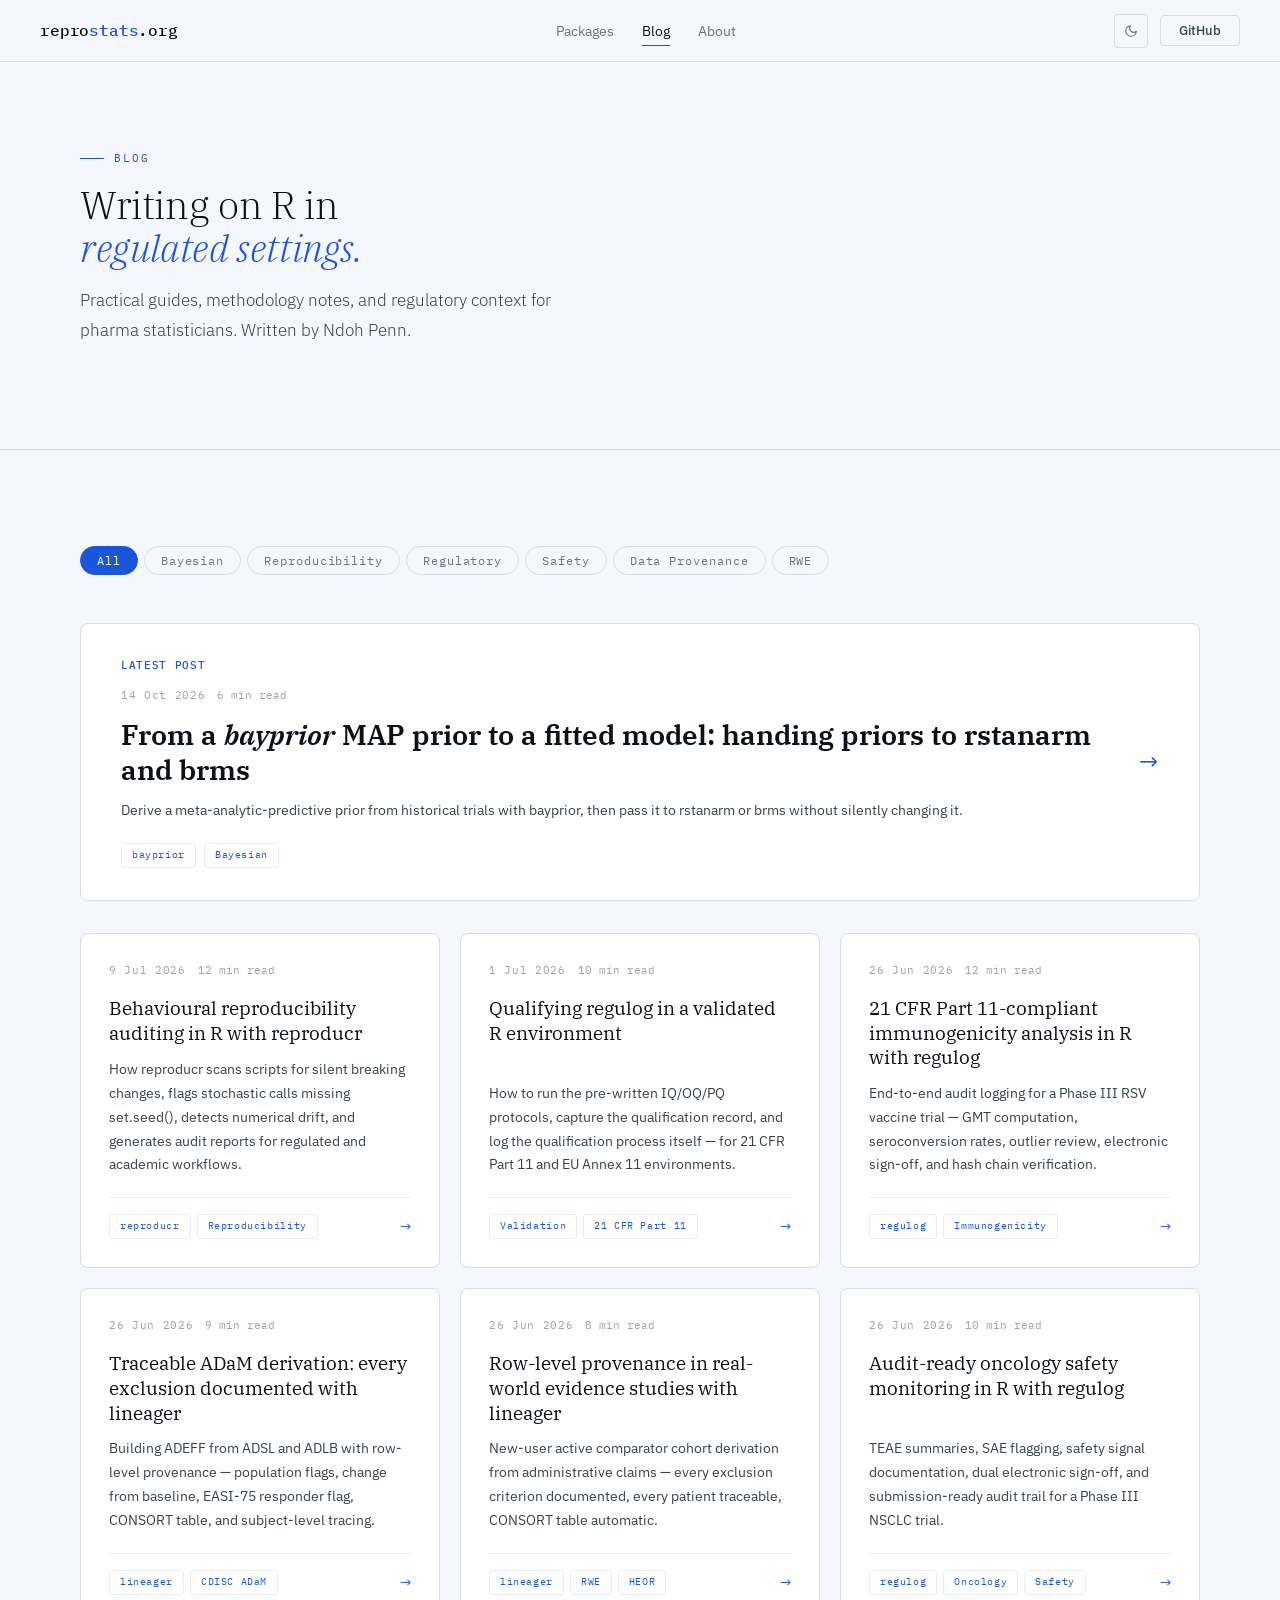
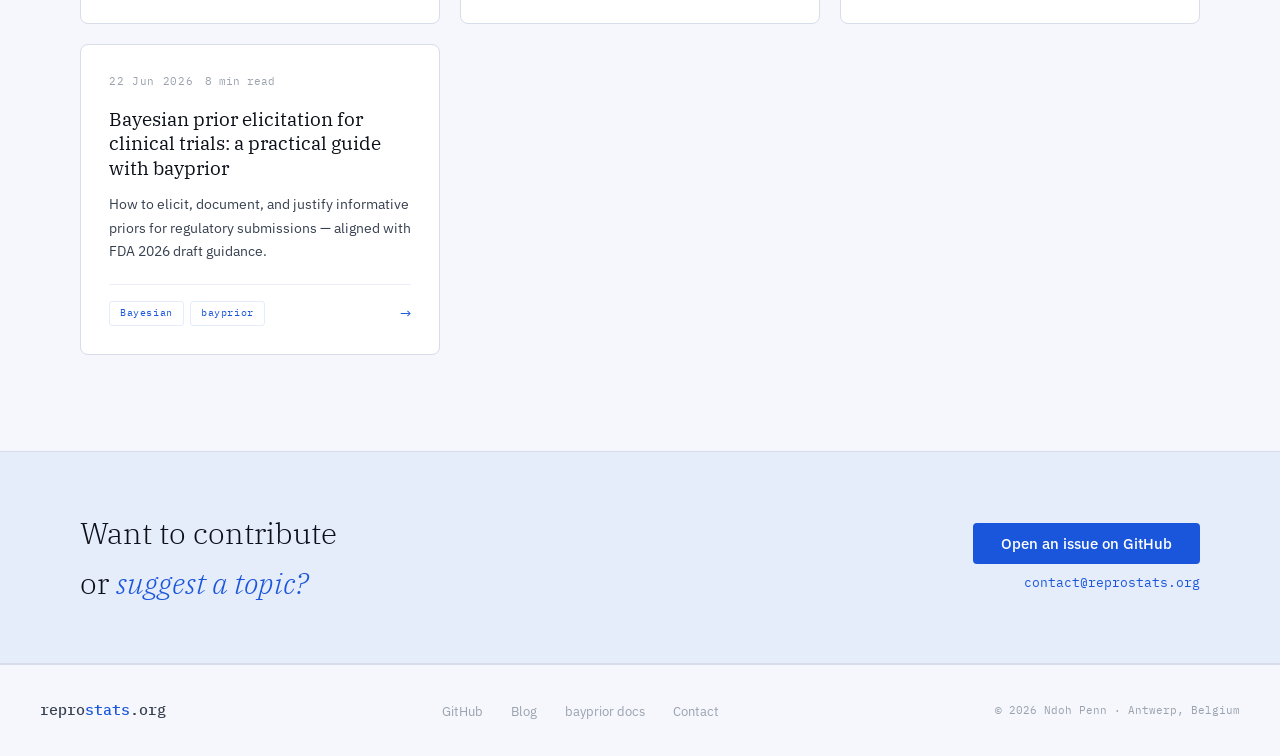
<file: blog.html>
<!DOCTYPE html>
<html lang="en" data-theme="light">
<head>
  <meta charset="UTF-8">
  <meta name="viewport" content="width=device-width, initial-scale=1.0">
  <title>Blog — Reprostats</title>
  <meta name="description" content="Practical guides, methodology notes, and regulatory context for pharma statisticians working in R.">

  <!-- Favicon -->
  <link rel="icon" type="image/svg+xml" href="/favicon.svg">
  <link rel="icon" type="image/x-icon" href="/favicon.ico" sizes="16x16 32x32 48x48">
  <link rel="apple-touch-icon" sizes="180x180" href="/apple-touch-icon.png">
  <link rel="icon" type="image/png" sizes="192x192" href="/favicon-192.png">
  <link rel="icon" type="image/png" sizes="512x512" href="/favicon-512.png">
  <link rel="manifest" href="/site.webmanifest">
  <meta name="theme-color" content="#1a56db">

  <link rel="preconnect" href="https://fonts.googleapis.com">
  <link rel="preconnect" href="https://fonts.gstatic.com" crossorigin>
  <link href="https://fonts.googleapis.com/css2?family=IBM+Plex+Mono:ital,wght@0,400;0,500;1,400&family=IBM+Plex+Sans:wght@300;400;500;600&family=IBM+Plex+Serif:ital,wght@0,300;0,400;0,500;1,300;1,400&display=swap" rel="stylesheet">
  <link rel="stylesheet" href="style.css">
  <style>
    /* ── Filter tabs ── */
    .filter-bar {
      display: flex;
      gap: 0.375rem;
      flex-wrap: wrap;
      margin-bottom: 3rem;
    }
    .filter-btn {
      font-family: 'IBM Plex Mono', monospace;
      font-size: 0.72rem;
      letter-spacing: 0.08em;
      color: var(--ink-soft);
      background: none;
      border: 1px solid var(--rule);
      border-radius: 20px;
      padding: 0.375rem 1rem;
      cursor: pointer;
      transition: border-color 0.2s, color 0.2s, background 0.2s !important;
    }
    .filter-btn:hover { border-color: var(--accent); color: var(--accent); }
    .filter-btn.active {
      background: var(--accent);
      border-color: var(--accent);
      color: #fff;
    }

    /* ── Featured post ── */
    .post-featured {
      background: var(--bg-card);
      border: 1px solid var(--rule);
      border-radius: 8px;
      padding: 2.5rem;
      margin-bottom: 1.25rem;
      display: grid;
      grid-template-columns: 1fr auto;
      gap: 2rem;
      align-items: start;
      text-decoration: none;
      color: inherit;
      transition: border-color 0.25s, transform 0.25s, box-shadow 0.25s !important;
    }
    .post-featured:hover {
      border-color: var(--accent-lt);
      transform: translateY(-3px);
      box-shadow: 0 8px 32px var(--shadow);
    }
    .featured-label {
      font-family: 'IBM Plex Mono', monospace;
      font-size: 0.64rem;
      color: var(--accent);
      letter-spacing: 0.12em;
      text-transform: uppercase;
      margin-bottom: 0.875rem;
    }
    .post-featured h2 {
      font-family: 'IBM Plex Serif', serif;
      font-size: clamp(1.375rem, 2vw, 1.75rem);
      font-weight: 400;
      color: var(--ink);
      line-height: 1.3;
      margin-bottom: 0.875rem;
    }
    .post-featured p {
      font-size: 0.9375rem;
      color: var(--ink-mid);
      line-height: 1.7;
      font-weight: 300;
      margin-bottom: 1.25rem;
      max-width: 600px;
    }
    .post-featured-arrow {
      font-family: 'IBM Plex Mono', monospace;
      font-size: 1.5rem;
      color: var(--accent);
      opacity: 0.4;
      align-self: center;
      flex-shrink: 0;
    }

    @media (max-width: 640px) {
      .post-featured { grid-template-columns: 1fr; }
      .post-featured-arrow { display: none; }
    }
    .post-hidden { display: none !important; }
  </style>
</head>
<body>

<!-- ─── NAV ─── -->
<nav class="nav">
  <a href="index.html" class="nav-logo">repro<span>stats</span>.org</a>
  <ul class="nav-links">
    <li><a href="index.html">Packages</a></li>
    <li><a href="blog.html" class="active">Blog</a></li>
    <li><a href="index.html#about">About</a></li>
    <!-- Reprosia link removed during active job search (Oct 2026).
         Reinstate: <li><a href="https://reprosia.com" target="_blank" rel="noopener">Reprosia ↗</a></li> -->
  </ul>
  <div class="nav-right">
    <button class="theme-toggle" aria-label="Toggle theme">
      <svg class="icon-sun" viewBox="0 0 24 24"><circle cx="12" cy="12" r="5"/><line x1="12" y1="1" x2="12" y2="3"/><line x1="12" y1="21" x2="12" y2="23"/><line x1="4.22" y1="4.22" x2="5.64" y2="5.64"/><line x1="18.36" y1="18.36" x2="19.78" y2="19.78"/><line x1="1" y1="12" x2="3" y2="12"/><line x1="21" y1="12" x2="23" y2="12"/><line x1="4.22" y1="19.78" x2="5.64" y2="18.36"/><line x1="18.36" y1="5.64" x2="19.78" y2="4.22"/></svg>
      <svg class="icon-moon" viewBox="0 0 24 24"><path d="M21 12.79A9 9 0 1 1 11.21 3 7 7 0 0 0 21 12.79z"/></svg>
    </button>
    <a href="https://github.com/repro-stats" class="btn btn-outline btn-sm" target="_blank" rel="noopener">GitHub</a>
  </div>
  <button class="nav-burger" aria-label="Open menu" aria-expanded="false"><span></span><span></span><span></span></button>
</nav>
<nav class="nav-drawer">
  <a href="index.html">Packages</a>
  <a href="blog.html" class="active">Blog</a>
  <a href="index.html#about">About</a>
  <!-- Reprosia link removed during active job search (Oct 2026).
       Reinstate: <a href="https://reprosia.com" target="_blank" rel="noopener">Reprosia ↗</a> -->
  <a href="https://github.com/repro-stats" target="_blank" rel="noopener">GitHub</a>
</nav>

<!-- ─── PAGE HERO ─── -->
<section class="page-hero">
  <div class="page-hero-inner">
    <div class="eyebrow">Blog</div>
    <h1 class="display display-lg">Writing on R in<br><em>regulated settings.</em></h1>
    <p class="lead">Practical guides, methodology notes, and regulatory context for pharma statisticians. Written by Ndoh Penn.</p>
  </div>
</section>

<!-- ─── POSTS ─── -->
<section class="section">
  <div class="container">

    <!-- Filter -->
    <div class="filter-bar">
      <button class="filter-btn active">All</button>
      <button class="filter-btn">Bayesian</button>
      <button class="filter-btn">Reproducibility</button>
      <button class="filter-btn">Regulatory</button>
      <button class="filter-btn">Safety</button>
      <button class="filter-btn">Data Provenance</button>
      <button class="filter-btn">RWE</button>
    </div>

    <!-- Featured post: update href/content/tags when publishing a new post -->
    <a href="blog/bayprior-rstanarm-brms.html"
       id="post-featured-slot"
       class="blog-card"
       data-tags="bayesian"
       data-date="2026-10-14"
       style="display:block;margin-bottom:2rem;padding:2rem 2.5rem;grid-column:1/-1">
      <div style="display:flex;justify-content:space-between;align-items:flex-start;gap:2rem;flex-wrap:wrap">
        <div style="flex:1;min-width:260px">
          <div style="font-family:'IBM Plex Mono',monospace;font-size:0.7rem;font-weight:500;
                      text-transform:uppercase;letter-spacing:0.06em;color:var(--accent);
                      margin-bottom:0.75rem">Latest post</div>
          <div class="blog-meta" style="margin-bottom:0.75rem">
            <span class="blog-date">14 Oct 2026</span>
            <span class="blog-read">6 min read</span>
          </div>
          <h2 style="font-family:'IBM Plex Serif',serif;font-size:clamp(1.3rem,2.5vw,1.75rem);
                     font-weight:600;line-height:1.25;margin-bottom:0.75rem">
            From a <em>bayprior</em> MAP prior to a fitted model: handing priors to rstanarm and brms
          </h2>
          <p style="color:var(--ink-mid);margin-bottom:1.25rem">
            Derive a meta-analytic-predictive prior from historical trials with bayprior, then pass it to rstanarm or brms without silently changing it.
          </p>
          <div style="display:flex;gap:0.5rem;flex-wrap:wrap;align-items:center">
            <span class="tag">bayprior</span>
            <span class="tag">Bayesian</span>
          </div>
        </div>
        <div style="font-size:1.5rem;color:var(--accent);align-self:center">→</div>
      </div>
    </a>

    <!-- Grid -->
    <div class="blog-grid reveal">

      <a href="blog/bayprior-rstanarm-brms.html" class="blog-card" data-tags="bayesian" data-date="2026-10-14">
        <div class="blog-meta"><span class="blog-date">14 Oct 2026</span><span class="blog-read">6 min read</span></div>
        <h3>From a bayprior MAP prior to a fitted model: handing priors to rstanarm and brms</h3>
        <p>Derive a MAP prior from historical trials, then pass it to rstanarm or brms without silently changing it.</p>
        <div class="blog-card-footer"><div class="blog-tags"><span class="tag">Bayesian</span><span class="tag">bayprior</span><span class="tag">rstanarm</span></div><span class="blog-arrow">→</span></div>
      </a>

      <a href="blog/reproducr-behavioural-reproducibility.html" class="blog-card" data-tags="reproducibility" data-date="2026-07-09">
        <div class="blog-meta"><span class="blog-date">9 Jul 2026</span><span class="blog-read">12 min read</span></div>
        <h3>Behavioural reproducibility auditing in R with reproducr</h3>
        <p>How reproducr scans scripts for silent breaking changes, flags stochastic calls missing set.seed(), detects numerical drift, and generates audit reports for regulated and academic workflows.</p>
        <div class="blog-card-footer"><div class="blog-tags"><span class="tag">reproducr</span><span class="tag">Reproducibility</span></div><span class="blog-arrow">→</span></div>
      </a>

      <a href="blog/qualifying-regulog-validated-environment.html" class="blog-card" data-tags="regulatory reproducibility" data-date="2026-07-01">
        <div class="blog-meta"><span class="blog-date">1 Jul 2026</span><span class="blog-read">10 min read</span></div>
        <h3>Qualifying regulog in a validated R environment</h3>
        <p>How to run the pre-written IQ/OQ/PQ protocols, capture the qualification record, and log the qualification process itself — for 21 CFR Part 11 and EU Annex 11 environments.</p>
        <div class="blog-card-footer"><div class="blog-tags"><span class="tag">Validation</span><span class="tag">21 CFR Part 11</span></div><span class="blog-arrow">→</span></div>
      </a>

      <a href="blog/regulog-vaccine-immunogenicity.html" class="blog-card" data-date="2026-06-26" data-tags="regulatory safety reproducibility">
        <div class="blog-meta"><span class="blog-date">26 Jun 2026</span><span class="blog-read">12 min read</span></div>
        <h3>21 CFR Part 11-compliant immunogenicity analysis in R with regulog</h3>
        <p>End-to-end audit logging for a Phase III RSV vaccine trial — GMT computation, seroconversion rates, outlier review, electronic sign-off, and hash chain verification.</p>
        <div class="blog-card-footer"><div class="blog-tags"><span class="tag">regulog</span><span class="tag">Immunogenicity</span></div><span class="blog-arrow">→</span></div>
      </a>

      <a href="blog/lineager-dermatology.html" class="blog-card" data-date="2026-06-26" data-tags="data-provenance">
        <div class="blog-meta"><span class="blog-date">26 Jun 2026</span><span class="blog-read">9 min read</span></div>
        <h3>Traceable ADaM derivation: every exclusion documented with lineager</h3>
        <p>Building ADEFF from ADSL and ADLB with row-level provenance — population flags, change from baseline, EASI-75 responder flag, CONSORT table, and subject-level tracing.</p>
        <div class="blog-card-footer"><div class="blog-tags"><span class="tag">lineager</span><span class="tag">CDISC ADaM</span></div><span class="blog-arrow">→</span></div>
      </a>

      <a href="blog/lineager-rwe.html" class="blog-card" data-date="2026-06-26" data-tags="rwe data-provenance">
        <div class="blog-meta"><span class="blog-date">26 Jun 2026</span><span class="blog-read">8 min read</span></div>
        <h3>Row-level provenance in real-world evidence studies with lineager</h3>
        <p>New-user active comparator cohort derivation from administrative claims — every exclusion criterion documented, every patient traceable, CONSORT table automatic.</p>
        <div class="blog-card-footer"><div class="blog-tags"><span class="tag">lineager</span><span class="tag">RWE</span><span class="tag">HEOR</span></div><span class="blog-arrow">→</span></div>
      </a>

      <a href="blog/regulog-oncology-safety.html" class="blog-card" data-date="2026-06-26" data-tags="regulatory safety reproducibility">
        <div class="blog-meta"><span class="blog-date">26 Jun 2026</span><span class="blog-read">10 min read</span></div>
        <h3>Audit-ready oncology safety monitoring in R with regulog</h3>
        <p>TEAE summaries, SAE flagging, safety signal documentation, dual electronic sign-off, and submission-ready audit trail for a Phase III NSCLC trial.</p>
        <div class="blog-card-footer"><div class="blog-tags"><span class="tag">regulog</span><span class="tag">Oncology</span><span class="tag">Safety</span></div><span class="blog-arrow">→</span></div>
      </a>

      <a href="blog/bayesian-priors-clinical-trials.html" class="blog-card" data-date="2026-06-22" data-tags="bayesian">
        <div class="blog-meta"><span class="blog-date">22 Jun 2026</span><span class="blog-read">8 min read</span></div>
        <h3>Bayesian prior elicitation for clinical trials: a practical guide with bayprior</h3>
        <p>How to elicit, document, and justify informative priors for regulatory submissions — aligned with FDA 2026 draft guidance.</p>
        <div class="blog-card-footer"><div class="blog-tags"><span class="tag">Bayesian</span><span class="tag">bayprior</span></div><span class="blog-arrow">→</span></div>
      </a>

    </div>
  </div>
</section>

<!-- ─── CTA ─── -->
<div class="cta-strip">
  <div class="cta-strip-inner">
    <h2>Want to contribute<br>or <em>suggest a topic?</em></h2>
    <div class="cta-right">
      <a href="https://github.com/repro-stats" class="btn btn-primary" target="_blank" rel="noopener">Open an issue on GitHub</a>
      <p class="cta-email"><a href="mailto:contact@reprostats.org">contact@reprostats.org</a></p>
    </div>
  </div>
</div>

<!-- ─── FOOTER ─── -->
<footer>
  <a href="/" class="footer-logo">repro<span>stats</span>.org</a>
  <ul class="footer-links">
    <li><a href="https://github.com/repro-stats" target="_blank" rel="noopener">GitHub</a></li>
    <li><a href="blog.html">Blog</a></li>
    <li><a href="https://ndohpenngit.github.io/bayprior/" target="_blank" rel="noopener">bayprior docs</a></li>
    <!-- Reprosia link removed during active job search (Oct 2026).
         Reinstate: <li><a href="https://reprosia.com" target="_blank" rel="noopener">Reprosia</a></li> -->
    <li><a href="mailto:contact@reprostats.org">Contact</a></li>
  </ul>
  <span class="footer-copy">© 2026 Ndoh Penn · Antwerp, Belgium</span>
</footer>

<script src="main.js"></script>
<script>
  document.addEventListener('DOMContentLoaded', function () {

    // ── Sort cards by data-date descending (newest first) ──────────────
    var grid  = document.querySelector('.blog-grid');
    var cards = Array.from(grid.querySelectorAll('.blog-card'));
    cards.sort(function(a, b) {
      return (b.getAttribute('data-date') || '').localeCompare(
             a.getAttribute('data-date') || '');
    });
    cards.forEach(function(c) { grid.appendChild(c); });

    // ── Hide grid duplicate of the featured card ────────────────────
    var featuredSlot = document.getElementById('post-featured-slot');
    if (featuredSlot) {
      var featHref = featuredSlot.getAttribute('href');
      cards.forEach(function(card) {
        if (card.getAttribute('href') === featHref) card.style.display = 'none';
      });
    }

    // ── Filter logic ────────────────────────────────────────────────
    var btns = document.querySelectorAll('.filter-btn');

    function filterPosts(tag) {
      // Featured card
      if (featuredSlot) {
        var ftags = (featuredSlot.getAttribute('data-tags') || '').split(' ');
        featuredSlot.style.display =
          (tag === 'all' || ftags.indexOf(tag) !== -1) ? 'block' : 'none';
      }
      // Grid cards
      cards.forEach(function(card) {
        var featHref = featuredSlot ? featuredSlot.getAttribute('href') : null;
        if (card.getAttribute('href') === featHref) return; // always hidden
        var ctags = (card.getAttribute('data-tags') || '').split(' ');
        card.style.display =
          (tag === 'all' || ctags.indexOf(tag) !== -1) ? '' : 'none';
      });
    }

        btns.forEach(function(btn) {
      btn.addEventListener('click', function() {
        btns.forEach(function(b) { b.classList.remove('active'); });
        btn.classList.add('active');
        var tag = btn.textContent.trim().toLowerCase().split(' ').join('-');
        filterPosts(tag);
      });
    });

  });
</script>

</body>
</html>
</file>
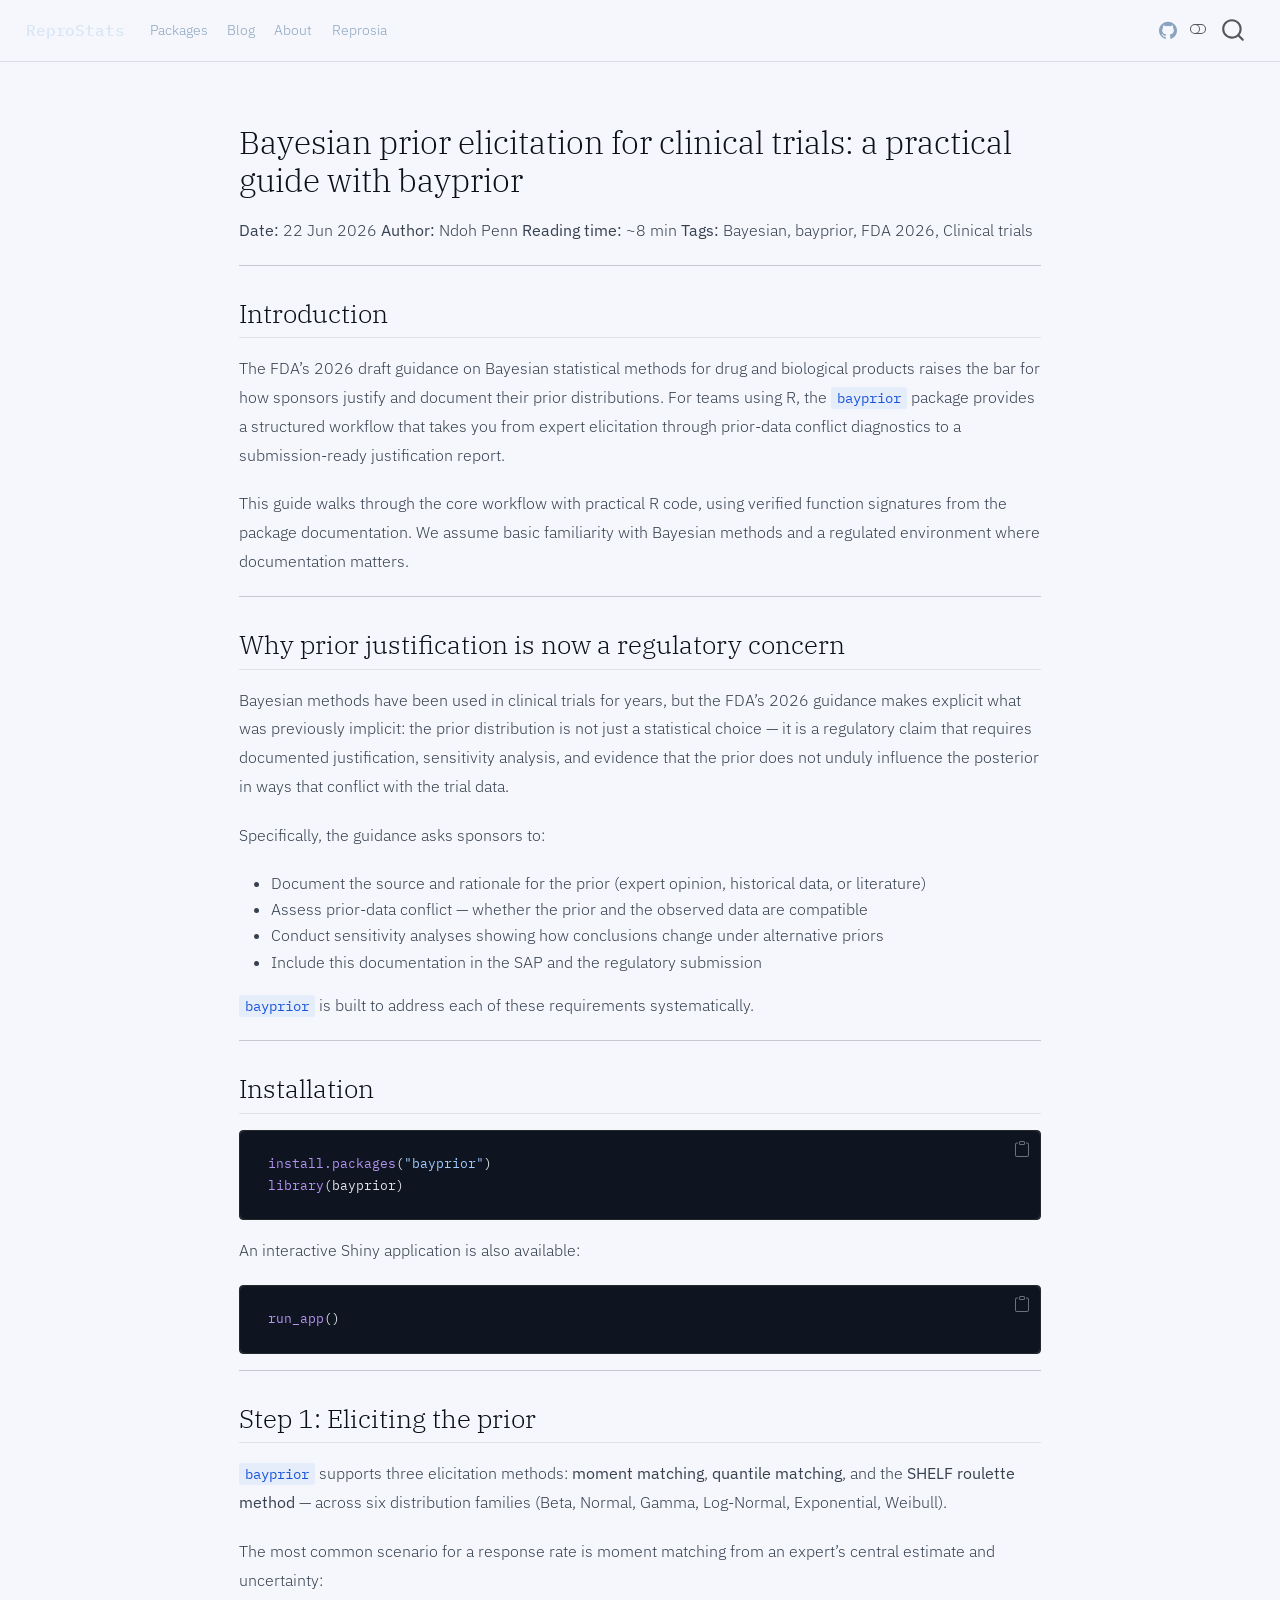
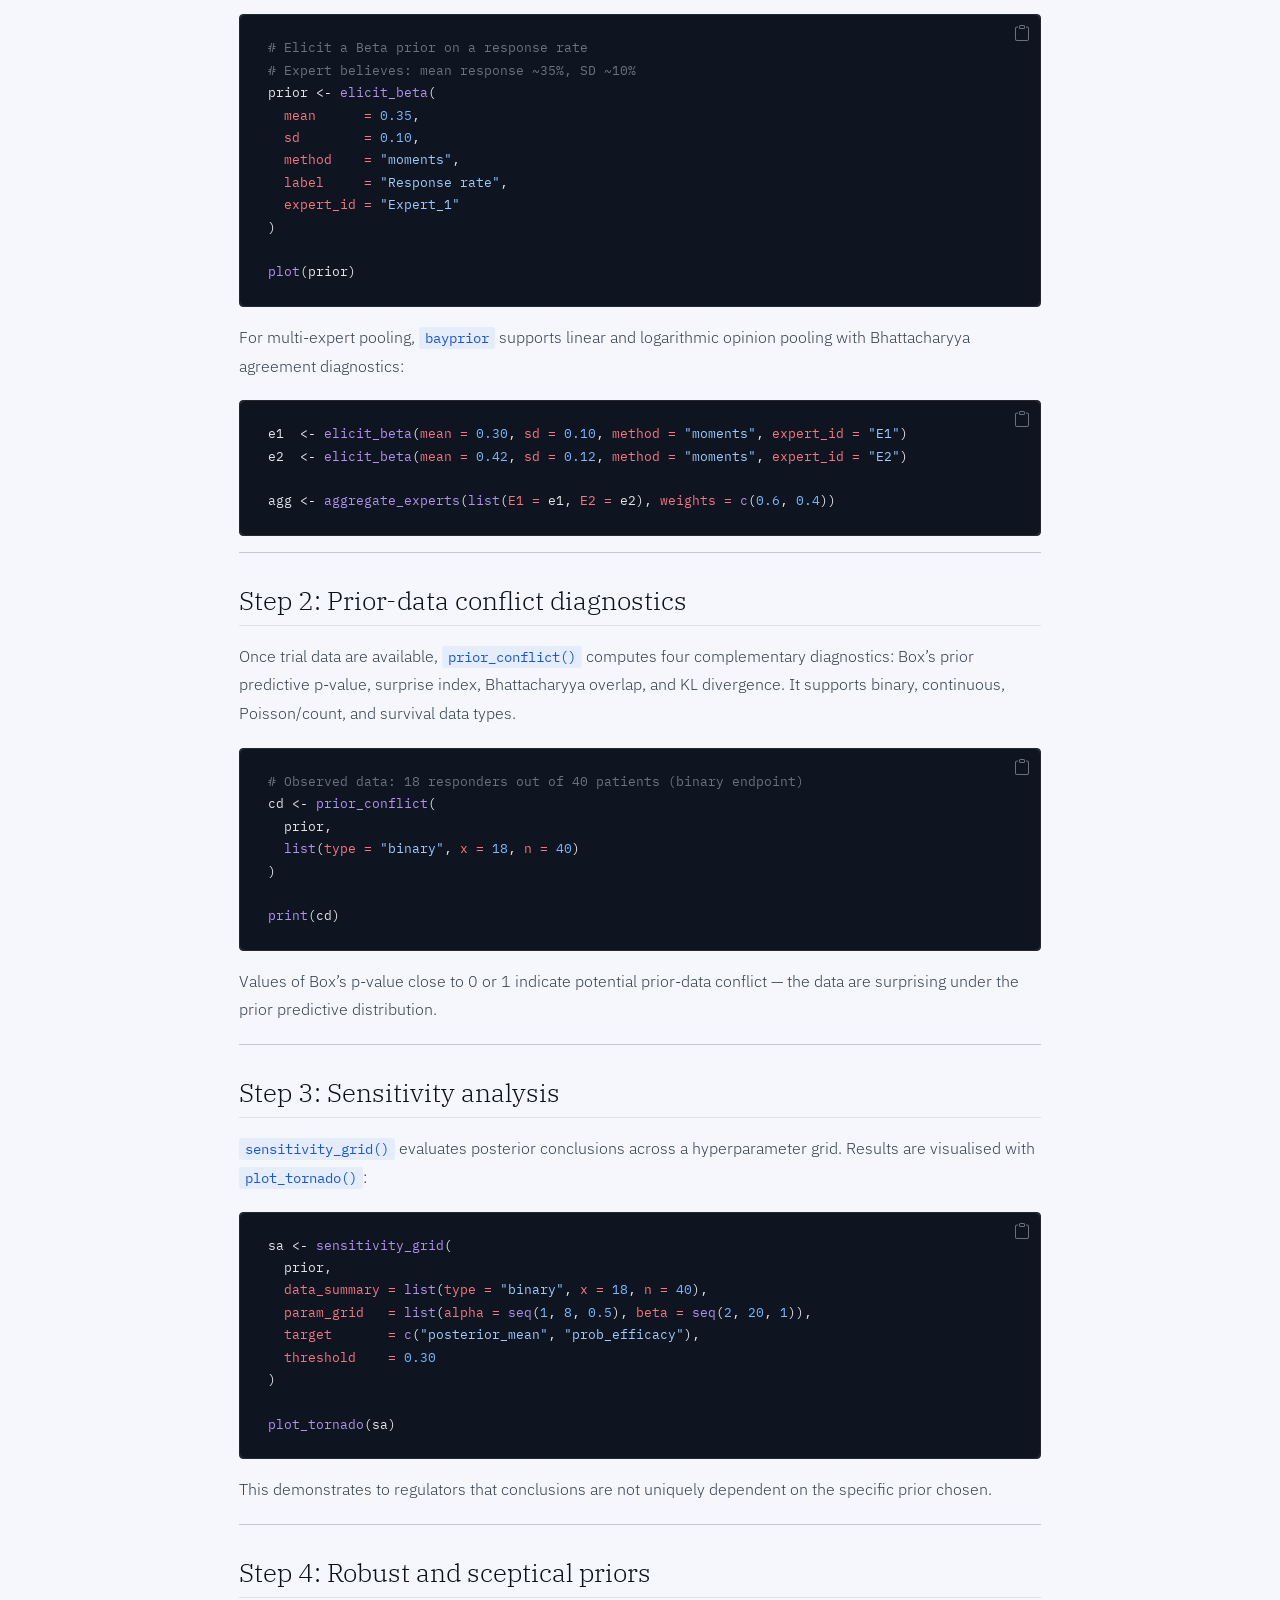
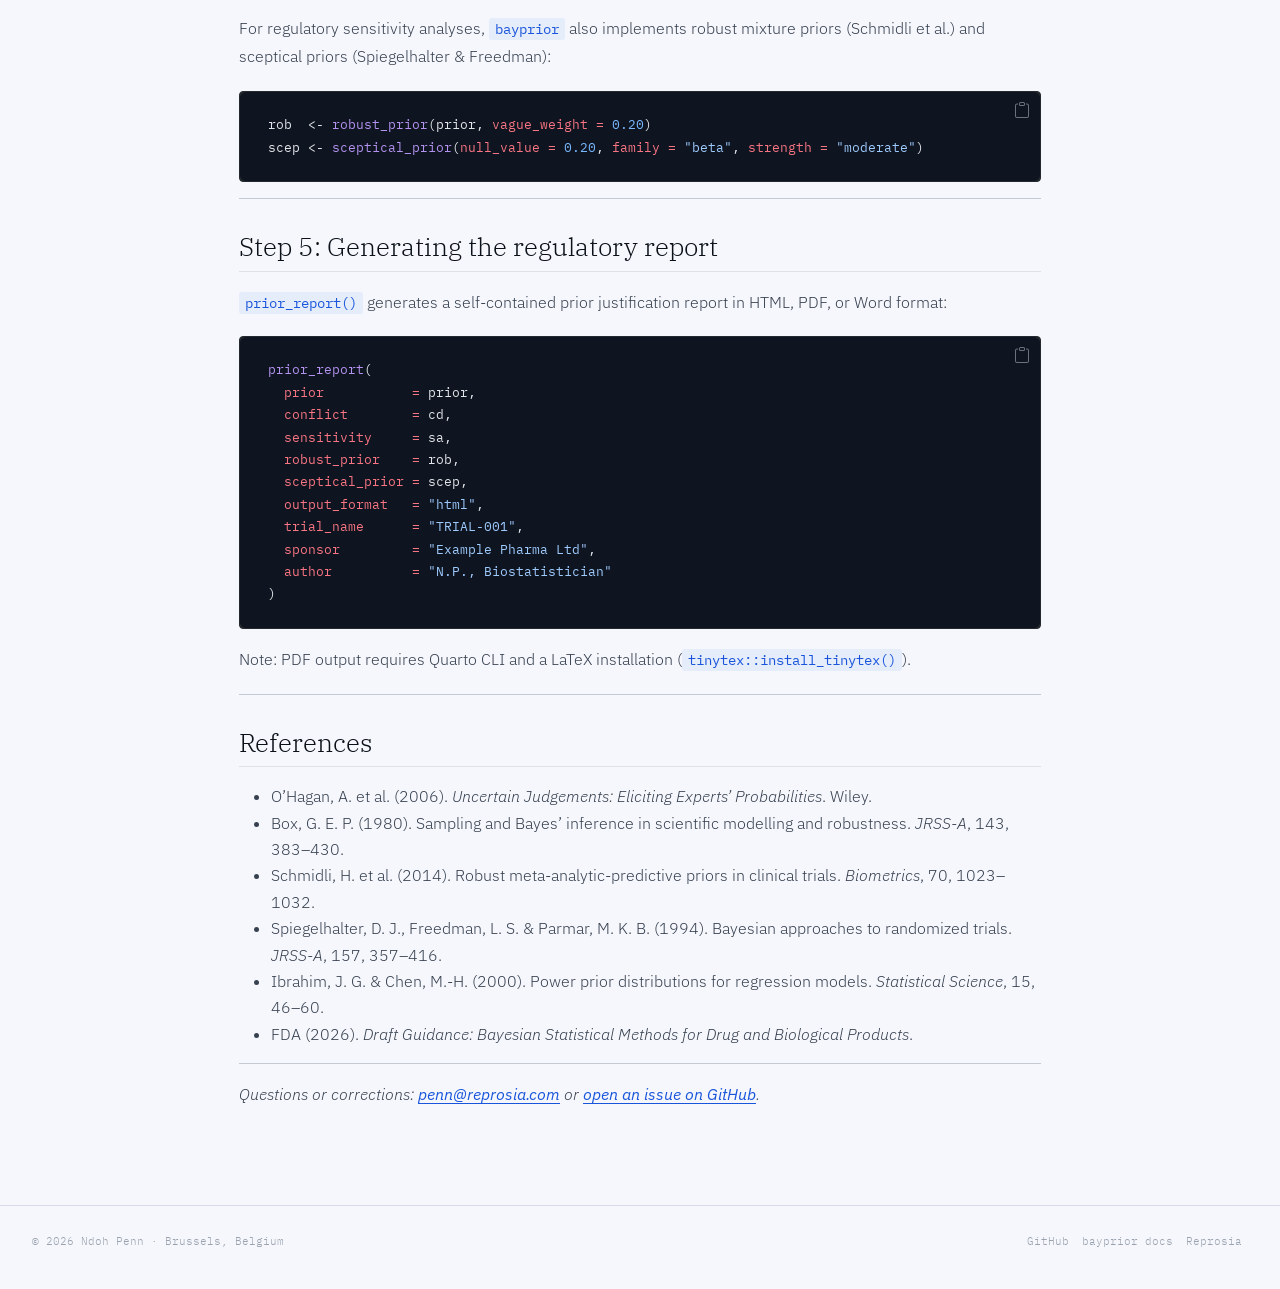
<file: blog-content/bayesian-priors-clinical-trials.html>
<!DOCTYPE html>
<html xmlns="http://www.w3.org/1999/xhtml" lang="en" xml:lang="en"><head>

<meta charset="utf-8">
<meta name="generator" content="quarto-1.9.38">

<meta name="viewport" content="width=device-width, initial-scale=1.0, user-scalable=yes">


<title>bayesian-priors-clinical-trials – ReproStats</title>
<style>
/* Default styles provided by pandoc.
** See https://pandoc.org/MANUAL.html#variables-for-html for config info.
*/
code{white-space: pre-wrap;}
span.smallcaps{font-variant: small-caps;}
div.columns{display: flex; gap: min(4vw, 1.5em);}
div.column{flex: auto; overflow-x: auto;}
div.hanging-indent{margin-left: 1.5em; text-indent: -1.5em;}
ul.task-list{list-style: none;}
ul.task-list li input[type="checkbox"] {
  width: 0.8em;
  margin: 0 0.8em 0.2em -1em; /* quarto-specific, see https://github.com/quarto-dev/quarto-cli/issues/4556 */ 
  vertical-align: middle;
}
/* CSS for syntax highlighting */
html { -webkit-text-size-adjust: 100%; }
pre > code.sourceCode { white-space: pre; position: relative; }
pre > code.sourceCode > span { display: inline-block; line-height: 1.25; }
pre > code.sourceCode > span:empty { height: 1.2em; }
.sourceCode { overflow: visible; }
code.sourceCode > span { color: inherit; text-decoration: inherit; }
div.sourceCode { margin: 1em 0; }
pre.sourceCode { margin: 0; }
@media screen {
div.sourceCode { overflow: auto; }
}
@media print {
pre > code.sourceCode { white-space: pre-wrap; }
pre > code.sourceCode > span { text-indent: -5em; padding-left: 5em; }
}
pre.numberSource code
  { counter-reset: source-line 0; }
pre.numberSource code > span
  { position: relative; left: -4em; counter-increment: source-line; }
pre.numberSource code > span > a:first-child::before
  { content: counter(source-line);
    position: relative; left: -1em; text-align: right; vertical-align: baseline;
    border: none; display: inline-block;
    -webkit-touch-callout: none; -webkit-user-select: none;
    -khtml-user-select: none; -moz-user-select: none;
    -ms-user-select: none; user-select: none;
    padding: 0 4px; width: 4em;
  }
pre.numberSource { margin-left: 3em;  padding-left: 4px; }
div.sourceCode
  {   }
@media screen {
pre > code.sourceCode > span > a:first-child::before { text-decoration: underline; }
}
</style>


<script src="../site_libs/quarto-nav/quarto-nav.js"></script>
<script src="../site_libs/quarto-nav/headroom.min.js"></script>
<script src="../site_libs/clipboard/clipboard.min.js"></script>
<script src="../site_libs/quarto-search/autocomplete.umd.js"></script>
<script src="../site_libs/quarto-search/fuse.min.js"></script>
<script src="../site_libs/quarto-search/quarto-search.js"></script>
<meta name="quarto:offset" content="../">
<script src="../site_libs/quarto-html/quarto.js" type="module"></script>
<script src="../site_libs/quarto-html/tabsets/tabsets.js" type="module"></script>
<script src="../site_libs/quarto-html/popper.min.js"></script>
<script src="../site_libs/quarto-html/tippy.umd.min.js"></script>
<script src="../site_libs/quarto-html/anchor.min.js"></script>
<link href="../site_libs/quarto-html/tippy.css" rel="stylesheet">
<link href="../site_libs/quarto-html/quarto-syntax-highlighting-9bf5733ec9baa952b1a9c0fea7f0547f.css" rel="stylesheet" class="quarto-color-scheme" id="quarto-text-highlighting-styles">
<link href="../site_libs/quarto-html/quarto-syntax-highlighting-dark-9bf5733ec9baa952b1a9c0fea7f0547f.css" rel="stylesheet" class="quarto-color-scheme quarto-color-alternate" id="quarto-text-highlighting-styles">
<link href="../site_libs/quarto-html/quarto-syntax-highlighting-9bf5733ec9baa952b1a9c0fea7f0547f.css" rel="stylesheet" class="quarto-color-scheme-extra" id="quarto-text-highlighting-styles">
<script src="../site_libs/bootstrap/bootstrap.min.js"></script>
<link href="../site_libs/bootstrap/bootstrap-icons.css" rel="stylesheet">
<link href="../site_libs/bootstrap/bootstrap-2e1b51abe7097a4d0f289660aa8397a6.min.css" rel="stylesheet" append-hash="true" class="quarto-color-scheme" id="quarto-bootstrap" data-mode="light">
<link href="../site_libs/bootstrap/bootstrap-dark-5c37eb9352f1d1f6fc9d9cb55437dbfb.min.css" rel="stylesheet" append-hash="true" class="quarto-color-scheme quarto-color-alternate" id="quarto-bootstrap" data-mode="light">
<link href="../site_libs/bootstrap/bootstrap-2e1b51abe7097a4d0f289660aa8397a6.min.css" rel="stylesheet" append-hash="true" class="quarto-color-scheme-extra" id="quarto-bootstrap" data-mode="light">
<script id="quarto-search-options" type="application/json">{
  "location": "navbar",
  "copy-button": false,
  "collapse-after": 3,
  "panel-placement": "end",
  "type": "overlay",
  "limit": 50,
  "keyboard-shortcut": [
    "f",
    "/",
    "s"
  ],
  "show-item-context": false,
  "language": {
    "search-no-results-text": "No results",
    "search-matching-documents-text": "matching documents",
    "search-copy-link-title": "Copy link to search",
    "search-hide-matches-text": "Hide additional matches",
    "search-more-match-text": "more match in this document",
    "search-more-matches-text": "more matches in this document",
    "search-clear-button-title": "Clear",
    "search-text-placeholder": "",
    "search-detached-cancel-button-title": "Cancel",
    "search-submit-button-title": "Submit",
    "search-label": "Search"
  }
}</script>


<meta property="og:title" content="ReproStats">
<meta property="og:description" content="Open-source R packages for rigorous pharma statistics">
<meta property="og:site_name" content="ReproStats">
</head>

<body class="nav-fixed fullcontent quarto-light"><script id="quarto-html-before-body" type="application/javascript">
    const toggleBodyColorMode = (bsSheetEl) => {
      const mode = bsSheetEl.getAttribute("data-mode");
      const bodyEl = window.document.querySelector("body");
      if (mode === "dark") {
        bodyEl.classList.add("quarto-dark");
        bodyEl.classList.remove("quarto-light");
      } else {
        bodyEl.classList.add("quarto-light");
        bodyEl.classList.remove("quarto-dark");
      }
    }
    const toggleBodyColorPrimary = () => {
      const bsSheetEl = window.document.querySelector("link#quarto-bootstrap:not([rel=disabled-stylesheet])");
      if (bsSheetEl) {
        toggleBodyColorMode(bsSheetEl);
      }
    }
    const setColorSchemeToggle = (alternate) => {
      const toggles = window.document.querySelectorAll('.quarto-color-scheme-toggle');
      for (let i=0; i < toggles.length; i++) {
        const toggle = toggles[i];
        if (toggle) {
          if (alternate) {
            toggle.classList.add("alternate");
          } else {
            toggle.classList.remove("alternate");
          }
        }
      }
    };
    const toggleColorMode = (alternate) => {
      // Switch the stylesheets
      const primaryStylesheets = window.document.querySelectorAll('link.quarto-color-scheme:not(.quarto-color-alternate)');
      const alternateStylesheets = window.document.querySelectorAll('link.quarto-color-scheme.quarto-color-alternate');
      manageTransitions('#quarto-margin-sidebar .nav-link', false);
      if (alternate) {
        // note: dark is layered on light, we don't disable primary!
        enableStylesheet(alternateStylesheets);
        for (const sheetNode of alternateStylesheets) {
          if (sheetNode.id === "quarto-bootstrap") {
            toggleBodyColorMode(sheetNode);
          }
        }
      } else {
        disableStylesheet(alternateStylesheets);
        enableStylesheet(primaryStylesheets)
        toggleBodyColorPrimary();
      }
      manageTransitions('#quarto-margin-sidebar .nav-link', true);
      // Switch the toggles
      setColorSchemeToggle(alternate)
      // Hack to workaround the fact that safari doesn't
      // properly recolor the scrollbar when toggling (#1455)
      if (navigator.userAgent.indexOf('Safari') > 0 && navigator.userAgent.indexOf('Chrome') == -1) {
        manageTransitions("body", false);
        window.scrollTo(0, 1);
        setTimeout(() => {
          window.scrollTo(0, 0);
          manageTransitions("body", true);
        }, 40);
      }
    }
    const disableStylesheet = (stylesheets) => {
      for (let i=0; i < stylesheets.length; i++) {
        const stylesheet = stylesheets[i];
        stylesheet.rel = 'disabled-stylesheet';
      }
    }
    const enableStylesheet = (stylesheets) => {
      for (let i=0; i < stylesheets.length; i++) {
        const stylesheet = stylesheets[i];
        if(stylesheet.rel !== 'stylesheet') { // for Chrome, which will still FOUC without this check
          stylesheet.rel = 'stylesheet';
        }
      }
    }
    const manageTransitions = (selector, allowTransitions) => {
      const els = window.document.querySelectorAll(selector);
      for (let i=0; i < els.length; i++) {
        const el = els[i];
        if (allowTransitions) {
          el.classList.remove('notransition');
        } else {
          el.classList.add('notransition');
        }
      }
    }
    const isFileUrl = () => {
      return window.location.protocol === 'file:';
    }
    const hasAlternateSentinel = () => {
      let styleSentinel = getColorSchemeSentinel();
      if (styleSentinel !== null) {
        return styleSentinel === "alternate";
      } else {
        return false;
      }
    }
    const setStyleSentinel = (alternate) => {
      const value = alternate ? "alternate" : "default";
      if (!isFileUrl()) {
        window.localStorage.setItem("quarto-color-scheme", value);
      } else {
        localAlternateSentinel = value;
      }
    }
    const getColorSchemeSentinel = () => {
      if (!isFileUrl()) {
        const storageValue = window.localStorage.getItem("quarto-color-scheme");
        return storageValue != null ? storageValue : localAlternateSentinel;
      } else {
        return localAlternateSentinel;
      }
    }
    const toggleGiscusIfUsed = (isAlternate, darkModeDefault) => {
      const baseTheme = document.querySelector('#giscus-base-theme')?.value ?? 'light';
      const alternateTheme = document.querySelector('#giscus-alt-theme')?.value ?? 'dark';
      let newTheme = '';
      if(authorPrefersDark) {
        newTheme = isAlternate ? baseTheme : alternateTheme;
      } else {
        newTheme = isAlternate ? alternateTheme : baseTheme;
      }
      const changeGiscusTheme = () => {
        // From: https://github.com/giscus/giscus/issues/336
        const sendMessage = (message) => {
          const iframe = document.querySelector('iframe.giscus-frame');
          if (!iframe) return;
          iframe.contentWindow.postMessage({ giscus: message }, 'https://giscus.app');
        }
        sendMessage({
          setConfig: {
            theme: newTheme
          }
        });
      }
      const isGiscussLoaded = window.document.querySelector('iframe.giscus-frame') !== null;
      if (isGiscussLoaded) {
        changeGiscusTheme();
      }
    };
    const authorPrefersDark = false;
    const darkModeDefault = authorPrefersDark;
      document.querySelector('link#quarto-text-highlighting-styles.quarto-color-scheme-extra').rel = 'disabled-stylesheet';
      document.querySelector('link#quarto-bootstrap.quarto-color-scheme-extra').rel = 'disabled-stylesheet';
    let localAlternateSentinel = darkModeDefault ? 'alternate' : 'default';
    // Dark / light mode switch
    window.quartoToggleColorScheme = () => {
      // Read the current dark / light value
      let toAlternate = !hasAlternateSentinel();
      toggleColorMode(toAlternate);
      setStyleSentinel(toAlternate);
      toggleGiscusIfUsed(toAlternate, darkModeDefault);
      window.dispatchEvent(new Event('resize'));
    };
    // Switch to dark mode if need be
    if (hasAlternateSentinel()) {
      toggleColorMode(true);
    } else {
      toggleColorMode(false);
    }
  </script>

<div id="quarto-search-results"></div>
  <header id="quarto-header" class="headroom fixed-top">
    <nav class="navbar navbar-expand-lg " data-bs-theme="dark">
      <div class="navbar-container container-fluid">
      <div class="navbar-brand-container mx-auto">
    <a class="navbar-brand" href="../index.html">
    <span class="navbar-title">ReproStats</span>
    </a>
  </div>
            <div id="quarto-search" class="" title="Search"></div>
          <button class="navbar-toggler" type="button" data-bs-toggle="collapse" data-bs-target="#navbarCollapse" aria-controls="navbarCollapse" role="menu" aria-expanded="false" aria-label="Toggle navigation" onclick="if (window.quartoToggleHeadroom) { window.quartoToggleHeadroom(); }">
  <span class="navbar-toggler-icon"></span>
</button>
          <div class="collapse navbar-collapse" id="navbarCollapse">
            <ul class="navbar-nav navbar-nav-scroll me-auto">
  <li class="nav-item">
    <a class="nav-link" href="../index.html"> 
<span class="menu-text">Packages</span></a>
  </li>  
  <li class="nav-item">
    <a class="nav-link" href="../blog.html"> 
<span class="menu-text">Blog</span></a>
  </li>  
  <li class="nav-item">
    <a class="nav-link" href="../index.html#about"> 
<span class="menu-text">About</span></a>
  </li>  
  <li class="nav-item">
    <a class="nav-link" href="https://reprosia.com"> 
<span class="menu-text">Reprosia</span></a>
  </li>  
</ul>
            <ul class="navbar-nav navbar-nav-scroll ms-auto">
  <li class="nav-item compact">
    <a class="nav-link" href="https://github.com/repro-stats" target="_blank"> <i class="bi bi-github" role="img">
</i> 
<span class="menu-text"></span></a>
  </li>  
</ul>
          </div> <!-- /navcollapse -->
            <div class="quarto-navbar-tools">
  <a href="" class="quarto-color-scheme-toggle quarto-navigation-tool  px-1" onclick="window.quartoToggleColorScheme(); return false;" title="Toggle dark mode"><i class="bi"></i></a>
</div>
      </div> <!-- /container-fluid -->
    </nav>
</header>
<!-- content -->
<div id="quarto-content" class="quarto-container page-columns page-rows-contents page-layout-article page-navbar">
<!-- sidebar -->
<!-- margin-sidebar -->
    
<!-- main -->
<main class="content" id="quarto-document-content"><header id="title-block-header" class="quarto-title-block"></header>





<section id="bayesian-prior-elicitation-for-clinical-trials-a-practical-guide-with-bayprior" class="level1">
<h1>Bayesian prior elicitation for clinical trials: a practical guide with bayprior</h1>
<p><strong>Date:</strong> 22 Jun 2026 <strong>Author:</strong> Ndoh Penn <strong>Reading time:</strong> ~8 min <strong>Tags:</strong> Bayesian, bayprior, FDA 2026, Clinical trials</p>
<hr>
<section id="introduction" class="level2">
<h2 class="anchored" data-anchor-id="introduction">Introduction</h2>
<p>The FDA’s 2026 draft guidance on Bayesian statistical methods for drug and biological products raises the bar for how sponsors justify and document their prior distributions. For teams using R, the <code>bayprior</code> package provides a structured workflow that takes you from expert elicitation through prior-data conflict diagnostics to a submission-ready justification report.</p>
<p>This guide walks through the core workflow with practical R code, using verified function signatures from the package documentation. We assume basic familiarity with Bayesian methods and a regulated environment where documentation matters.</p>
<hr>
</section>
<section id="why-prior-justification-is-now-a-regulatory-concern" class="level2">
<h2 class="anchored" data-anchor-id="why-prior-justification-is-now-a-regulatory-concern">Why prior justification is now a regulatory concern</h2>
<p>Bayesian methods have been used in clinical trials for years, but the FDA’s 2026 guidance makes explicit what was previously implicit: the prior distribution is not just a statistical choice — it is a regulatory claim that requires documented justification, sensitivity analysis, and evidence that the prior does not unduly influence the posterior in ways that conflict with the trial data.</p>
<p>Specifically, the guidance asks sponsors to:</p>
<ul>
<li>Document the source and rationale for the prior (expert opinion, historical data, or literature)</li>
<li>Assess prior-data conflict — whether the prior and the observed data are compatible</li>
<li>Conduct sensitivity analyses showing how conclusions change under alternative priors</li>
<li>Include this documentation in the SAP and the regulatory submission</li>
</ul>
<p><code>bayprior</code> is built to address each of these requirements systematically.</p>
<hr>
</section>
<section id="installation" class="level2">
<h2 class="anchored" data-anchor-id="installation">Installation</h2>
<div class="code-copy-outer-scaffold"><div class="sourceCode" id="cb1"><pre class="sourceCode r code-with-copy"><code class="sourceCode r"><span id="cb1-1"><a href="#cb1-1" aria-hidden="true" tabindex="-1"></a><span class="fu">install.packages</span>(<span class="st">"bayprior"</span>)</span>
<span id="cb1-2"><a href="#cb1-2" aria-hidden="true" tabindex="-1"></a><span class="fu">library</span>(bayprior)</span></code></pre></div><button title="Copy to Clipboard" class="code-copy-button"><i class="bi"></i></button></div>
<p>An interactive Shiny application is also available:</p>
<div class="code-copy-outer-scaffold"><div class="sourceCode" id="cb2"><pre class="sourceCode r code-with-copy"><code class="sourceCode r"><span id="cb2-1"><a href="#cb2-1" aria-hidden="true" tabindex="-1"></a><span class="fu">run_app</span>()</span></code></pre></div><button title="Copy to Clipboard" class="code-copy-button"><i class="bi"></i></button></div>
<hr>
</section>
<section id="step-1-eliciting-the-prior" class="level2">
<h2 class="anchored" data-anchor-id="step-1-eliciting-the-prior">Step 1: Eliciting the prior</h2>
<p><code>bayprior</code> supports three elicitation methods: <strong>moment matching</strong>, <strong>quantile matching</strong>, and the <strong>SHELF roulette method</strong> — across six distribution families (Beta, Normal, Gamma, Log-Normal, Exponential, Weibull).</p>
<p>The most common scenario for a response rate is moment matching from an expert’s central estimate and uncertainty:</p>
<div class="code-copy-outer-scaffold"><div class="sourceCode" id="cb3"><pre class="sourceCode r code-with-copy"><code class="sourceCode r"><span id="cb3-1"><a href="#cb3-1" aria-hidden="true" tabindex="-1"></a><span class="co"># Elicit a Beta prior on a response rate</span></span>
<span id="cb3-2"><a href="#cb3-2" aria-hidden="true" tabindex="-1"></a><span class="co"># Expert believes: mean response ~35%, SD ~10%</span></span>
<span id="cb3-3"><a href="#cb3-3" aria-hidden="true" tabindex="-1"></a>prior <span class="ot">&lt;-</span> <span class="fu">elicit_beta</span>(</span>
<span id="cb3-4"><a href="#cb3-4" aria-hidden="true" tabindex="-1"></a>  <span class="at">mean      =</span> <span class="fl">0.35</span>,</span>
<span id="cb3-5"><a href="#cb3-5" aria-hidden="true" tabindex="-1"></a>  <span class="at">sd        =</span> <span class="fl">0.10</span>,</span>
<span id="cb3-6"><a href="#cb3-6" aria-hidden="true" tabindex="-1"></a>  <span class="at">method    =</span> <span class="st">"moments"</span>,</span>
<span id="cb3-7"><a href="#cb3-7" aria-hidden="true" tabindex="-1"></a>  <span class="at">label     =</span> <span class="st">"Response rate"</span>,</span>
<span id="cb3-8"><a href="#cb3-8" aria-hidden="true" tabindex="-1"></a>  <span class="at">expert_id =</span> <span class="st">"Expert_1"</span></span>
<span id="cb3-9"><a href="#cb3-9" aria-hidden="true" tabindex="-1"></a>)</span>
<span id="cb3-10"><a href="#cb3-10" aria-hidden="true" tabindex="-1"></a></span>
<span id="cb3-11"><a href="#cb3-11" aria-hidden="true" tabindex="-1"></a><span class="fu">plot</span>(prior)</span></code></pre></div><button title="Copy to Clipboard" class="code-copy-button"><i class="bi"></i></button></div>
<p>For multi-expert pooling, <code>bayprior</code> supports linear and logarithmic opinion pooling with Bhattacharyya agreement diagnostics:</p>
<div class="code-copy-outer-scaffold"><div class="sourceCode" id="cb4"><pre class="sourceCode r code-with-copy"><code class="sourceCode r"><span id="cb4-1"><a href="#cb4-1" aria-hidden="true" tabindex="-1"></a>e1  <span class="ot">&lt;-</span> <span class="fu">elicit_beta</span>(<span class="at">mean =</span> <span class="fl">0.30</span>, <span class="at">sd =</span> <span class="fl">0.10</span>, <span class="at">method =</span> <span class="st">"moments"</span>, <span class="at">expert_id =</span> <span class="st">"E1"</span>)</span>
<span id="cb4-2"><a href="#cb4-2" aria-hidden="true" tabindex="-1"></a>e2  <span class="ot">&lt;-</span> <span class="fu">elicit_beta</span>(<span class="at">mean =</span> <span class="fl">0.42</span>, <span class="at">sd =</span> <span class="fl">0.12</span>, <span class="at">method =</span> <span class="st">"moments"</span>, <span class="at">expert_id =</span> <span class="st">"E2"</span>)</span>
<span id="cb4-3"><a href="#cb4-3" aria-hidden="true" tabindex="-1"></a></span>
<span id="cb4-4"><a href="#cb4-4" aria-hidden="true" tabindex="-1"></a>agg <span class="ot">&lt;-</span> <span class="fu">aggregate_experts</span>(<span class="fu">list</span>(<span class="at">E1 =</span> e1, <span class="at">E2 =</span> e2), <span class="at">weights =</span> <span class="fu">c</span>(<span class="fl">0.6</span>, <span class="fl">0.4</span>))</span></code></pre></div><button title="Copy to Clipboard" class="code-copy-button"><i class="bi"></i></button></div>
<hr>
</section>
<section id="step-2-prior-data-conflict-diagnostics" class="level2">
<h2 class="anchored" data-anchor-id="step-2-prior-data-conflict-diagnostics">Step 2: Prior-data conflict diagnostics</h2>
<p>Once trial data are available, <code>prior_conflict()</code> computes four complementary diagnostics: Box’s prior predictive p-value, surprise index, Bhattacharyya overlap, and KL divergence. It supports binary, continuous, Poisson/count, and survival data types.</p>
<div class="code-copy-outer-scaffold"><div class="sourceCode" id="cb5"><pre class="sourceCode r code-with-copy"><code class="sourceCode r"><span id="cb5-1"><a href="#cb5-1" aria-hidden="true" tabindex="-1"></a><span class="co"># Observed data: 18 responders out of 40 patients (binary endpoint)</span></span>
<span id="cb5-2"><a href="#cb5-2" aria-hidden="true" tabindex="-1"></a>cd <span class="ot">&lt;-</span> <span class="fu">prior_conflict</span>(</span>
<span id="cb5-3"><a href="#cb5-3" aria-hidden="true" tabindex="-1"></a>  prior,</span>
<span id="cb5-4"><a href="#cb5-4" aria-hidden="true" tabindex="-1"></a>  <span class="fu">list</span>(<span class="at">type =</span> <span class="st">"binary"</span>, <span class="at">x =</span> <span class="dv">18</span>, <span class="at">n =</span> <span class="dv">40</span>)</span>
<span id="cb5-5"><a href="#cb5-5" aria-hidden="true" tabindex="-1"></a>)</span>
<span id="cb5-6"><a href="#cb5-6" aria-hidden="true" tabindex="-1"></a></span>
<span id="cb5-7"><a href="#cb5-7" aria-hidden="true" tabindex="-1"></a><span class="fu">print</span>(cd)</span></code></pre></div><button title="Copy to Clipboard" class="code-copy-button"><i class="bi"></i></button></div>
<p>Values of Box’s p-value close to 0 or 1 indicate potential prior-data conflict — the data are surprising under the prior predictive distribution.</p>
<hr>
</section>
<section id="step-3-sensitivity-analysis" class="level2">
<h2 class="anchored" data-anchor-id="step-3-sensitivity-analysis">Step 3: Sensitivity analysis</h2>
<p><code>sensitivity_grid()</code> evaluates posterior conclusions across a hyperparameter grid. Results are visualised with <code>plot_tornado()</code>:</p>
<div class="code-copy-outer-scaffold"><div class="sourceCode" id="cb6"><pre class="sourceCode r code-with-copy"><code class="sourceCode r"><span id="cb6-1"><a href="#cb6-1" aria-hidden="true" tabindex="-1"></a>sa <span class="ot">&lt;-</span> <span class="fu">sensitivity_grid</span>(</span>
<span id="cb6-2"><a href="#cb6-2" aria-hidden="true" tabindex="-1"></a>  prior,</span>
<span id="cb6-3"><a href="#cb6-3" aria-hidden="true" tabindex="-1"></a>  <span class="at">data_summary =</span> <span class="fu">list</span>(<span class="at">type =</span> <span class="st">"binary"</span>, <span class="at">x =</span> <span class="dv">18</span>, <span class="at">n =</span> <span class="dv">40</span>),</span>
<span id="cb6-4"><a href="#cb6-4" aria-hidden="true" tabindex="-1"></a>  <span class="at">param_grid   =</span> <span class="fu">list</span>(<span class="at">alpha =</span> <span class="fu">seq</span>(<span class="dv">1</span>, <span class="dv">8</span>, <span class="fl">0.5</span>), <span class="at">beta =</span> <span class="fu">seq</span>(<span class="dv">2</span>, <span class="dv">20</span>, <span class="dv">1</span>)),</span>
<span id="cb6-5"><a href="#cb6-5" aria-hidden="true" tabindex="-1"></a>  <span class="at">target       =</span> <span class="fu">c</span>(<span class="st">"posterior_mean"</span>, <span class="st">"prob_efficacy"</span>),</span>
<span id="cb6-6"><a href="#cb6-6" aria-hidden="true" tabindex="-1"></a>  <span class="at">threshold    =</span> <span class="fl">0.30</span></span>
<span id="cb6-7"><a href="#cb6-7" aria-hidden="true" tabindex="-1"></a>)</span>
<span id="cb6-8"><a href="#cb6-8" aria-hidden="true" tabindex="-1"></a></span>
<span id="cb6-9"><a href="#cb6-9" aria-hidden="true" tabindex="-1"></a><span class="fu">plot_tornado</span>(sa)</span></code></pre></div><button title="Copy to Clipboard" class="code-copy-button"><i class="bi"></i></button></div>
<p>This demonstrates to regulators that conclusions are not uniquely dependent on the specific prior chosen.</p>
<hr>
</section>
<section id="step-4-robust-and-sceptical-priors" class="level2">
<h2 class="anchored" data-anchor-id="step-4-robust-and-sceptical-priors">Step 4: Robust and sceptical priors</h2>
<p>For regulatory sensitivity analyses, <code>bayprior</code> also implements robust mixture priors (Schmidli et al.) and sceptical priors (Spiegelhalter &amp; Freedman):</p>
<div class="code-copy-outer-scaffold"><div class="sourceCode" id="cb7"><pre class="sourceCode r code-with-copy"><code class="sourceCode r"><span id="cb7-1"><a href="#cb7-1" aria-hidden="true" tabindex="-1"></a>rob  <span class="ot">&lt;-</span> <span class="fu">robust_prior</span>(prior, <span class="at">vague_weight =</span> <span class="fl">0.20</span>)</span>
<span id="cb7-2"><a href="#cb7-2" aria-hidden="true" tabindex="-1"></a>scep <span class="ot">&lt;-</span> <span class="fu">sceptical_prior</span>(<span class="at">null_value =</span> <span class="fl">0.20</span>, <span class="at">family =</span> <span class="st">"beta"</span>, <span class="at">strength =</span> <span class="st">"moderate"</span>)</span></code></pre></div><button title="Copy to Clipboard" class="code-copy-button"><i class="bi"></i></button></div>
<hr>
</section>
<section id="step-5-generating-the-regulatory-report" class="level2">
<h2 class="anchored" data-anchor-id="step-5-generating-the-regulatory-report">Step 5: Generating the regulatory report</h2>
<p><code>prior_report()</code> generates a self-contained prior justification report in HTML, PDF, or Word format:</p>
<div class="code-copy-outer-scaffold"><div class="sourceCode" id="cb8"><pre class="sourceCode r code-with-copy"><code class="sourceCode r"><span id="cb8-1"><a href="#cb8-1" aria-hidden="true" tabindex="-1"></a><span class="fu">prior_report</span>(</span>
<span id="cb8-2"><a href="#cb8-2" aria-hidden="true" tabindex="-1"></a>  <span class="at">prior           =</span> prior,</span>
<span id="cb8-3"><a href="#cb8-3" aria-hidden="true" tabindex="-1"></a>  <span class="at">conflict        =</span> cd,</span>
<span id="cb8-4"><a href="#cb8-4" aria-hidden="true" tabindex="-1"></a>  <span class="at">sensitivity     =</span> sa,</span>
<span id="cb8-5"><a href="#cb8-5" aria-hidden="true" tabindex="-1"></a>  <span class="at">robust_prior    =</span> rob,</span>
<span id="cb8-6"><a href="#cb8-6" aria-hidden="true" tabindex="-1"></a>  <span class="at">sceptical_prior =</span> scep,</span>
<span id="cb8-7"><a href="#cb8-7" aria-hidden="true" tabindex="-1"></a>  <span class="at">output_format   =</span> <span class="st">"html"</span>,</span>
<span id="cb8-8"><a href="#cb8-8" aria-hidden="true" tabindex="-1"></a>  <span class="at">trial_name      =</span> <span class="st">"TRIAL-001"</span>,</span>
<span id="cb8-9"><a href="#cb8-9" aria-hidden="true" tabindex="-1"></a>  <span class="at">sponsor         =</span> <span class="st">"Example Pharma Ltd"</span>,</span>
<span id="cb8-10"><a href="#cb8-10" aria-hidden="true" tabindex="-1"></a>  <span class="at">author          =</span> <span class="st">"N.P., Biostatistician"</span></span>
<span id="cb8-11"><a href="#cb8-11" aria-hidden="true" tabindex="-1"></a>)</span></code></pre></div><button title="Copy to Clipboard" class="code-copy-button"><i class="bi"></i></button></div>
<p>Note: PDF output requires Quarto CLI and a LaTeX installation (<code>tinytex::install_tinytex()</code>).</p>
<hr>
</section>
<section id="references" class="level2">
<h2 class="anchored" data-anchor-id="references">References</h2>
<ul>
<li>O’Hagan, A. et al.&nbsp;(2006). <em>Uncertain Judgements: Eliciting Experts’ Probabilities</em>. Wiley.</li>
<li>Box, G. E. P. (1980). Sampling and Bayes’ inference in scientific modelling and robustness. <em>JRSS-A</em>, 143, 383–430.</li>
<li>Schmidli, H. et al.&nbsp;(2014). Robust meta-analytic-predictive priors in clinical trials. <em>Biometrics</em>, 70, 1023–1032.</li>
<li>Spiegelhalter, D. J., Freedman, L. S. &amp; Parmar, M. K. B. (1994). Bayesian approaches to randomized trials. <em>JRSS-A</em>, 157, 357–416.</li>
<li>Ibrahim, J. G. &amp; Chen, M.-H. (2000). Power prior distributions for regression models. <em>Statistical Science</em>, 15, 46–60.</li>
<li>FDA (2026). <em>Draft Guidance: Bayesian Statistical Methods for Drug and Biological Products</em>.</li>
</ul>
<hr>
<p><em>Questions or corrections: <a href="mailto:penn@reprosia.com">penn@reprosia.com</a> or <a href="https://github.com/repro-stats">open an issue on GitHub</a>.</em></p>


</section>
</section>

</main> <!-- /main -->
<script id="quarto-html-after-body" type="application/javascript">
  window.document.addEventListener("DOMContentLoaded", function (event) {
    // Ensure there is a toggle, if there isn't float one in the top right
    if (window.document.querySelector('.quarto-color-scheme-toggle') === null) {
      const a = window.document.createElement('a');
      a.classList.add('top-right');
      a.classList.add('quarto-color-scheme-toggle');
      a.href = "";
      a.onclick = function() { try { window.quartoToggleColorScheme(); } catch {} return false; };
      const i = window.document.createElement("i");
      i.classList.add('bi');
      a.appendChild(i);
      window.document.body.appendChild(a);
    }
    setColorSchemeToggle(hasAlternateSentinel())
    const icon = "";
    const anchorJS = new window.AnchorJS();
    anchorJS.options = {
      placement: 'right',
      icon: icon
    };
    anchorJS.add('.anchored');
    const isCodeAnnotation = (el) => {
      for (const clz of el.classList) {
        if (clz.startsWith('code-annotation-')) {                     
          return true;
        }
      }
      return false;
    }
    const onCopySuccess = function(e) {
      // button target
      const button = e.trigger;
      // don't keep focus
      button.blur();
      // flash "checked"
      button.classList.add('code-copy-button-checked');
      var currentTitle = button.getAttribute("title");
      button.setAttribute("title", "Copied!");
      let tooltip;
      if (window.bootstrap) {
        button.setAttribute("data-bs-toggle", "tooltip");
        button.setAttribute("data-bs-placement", "left");
        button.setAttribute("data-bs-title", "Copied!");
        tooltip = new bootstrap.Tooltip(button, 
          { trigger: "manual", 
            customClass: "code-copy-button-tooltip",
            offset: [0, -8]});
        tooltip.show();    
      }
      setTimeout(function() {
        if (tooltip) {
          tooltip.hide();
          button.removeAttribute("data-bs-title");
          button.removeAttribute("data-bs-toggle");
          button.removeAttribute("data-bs-placement");
        }
        button.setAttribute("title", currentTitle);
        button.classList.remove('code-copy-button-checked');
      }, 1000);
      // clear code selection
      e.clearSelection();
    }
    const getTextToCopy = function(trigger) {
      const outerScaffold = trigger.parentElement.cloneNode(true);
      const codeEl = outerScaffold.querySelector('code');
      for (const childEl of codeEl.children) {
        if (isCodeAnnotation(childEl)) {
          childEl.remove();
        }
      }
      return codeEl.innerText;
    }
    const clipboard = new window.ClipboardJS('.code-copy-button:not([data-in-quarto-modal])', {
      text: getTextToCopy
    });
    clipboard.on('success', onCopySuccess);
    if (window.document.getElementById('quarto-embedded-source-code-modal')) {
      const clipboardModal = new window.ClipboardJS('.code-copy-button[data-in-quarto-modal]', {
        text: getTextToCopy,
        container: window.document.getElementById('quarto-embedded-source-code-modal')
      });
      clipboardModal.on('success', onCopySuccess);
    }
      var localhostRegex = new RegExp(/^(?:http|https):\/\/localhost\:?[0-9]*\//);
      var mailtoRegex = new RegExp(/^mailto:/);
        var filterRegex = new RegExp("https:\/\/reprostats\.org");
      var isInternal = (href) => {
          return filterRegex.test(href) || localhostRegex.test(href) || mailtoRegex.test(href);
      }
      // Inspect non-navigation links and adorn them if external
     var links = window.document.querySelectorAll('a[href]:not(.nav-link):not(.navbar-brand):not(.toc-action):not(.sidebar-link):not(.sidebar-item-toggle):not(.pagination-link):not(.no-external):not([aria-hidden]):not(.dropdown-item):not(.quarto-navigation-tool):not(.about-link)');
      for (var i=0; i<links.length; i++) {
        const link = links[i];
        if (!isInternal(link.href)) {
          // undo the damage that might have been done by quarto-nav.js in the case of
          // links that we want to consider external
          if (link.dataset.originalHref !== undefined) {
            link.href = link.dataset.originalHref;
          }
        }
      }
    function tippyHover(el, contentFn, onTriggerFn, onUntriggerFn) {
      const config = {
        allowHTML: true,
        maxWidth: 500,
        delay: 100,
        arrow: false,
        appendTo: function(el) {
            return el.parentElement;
        },
        interactive: true,
        interactiveBorder: 10,
        theme: 'quarto',
        placement: 'bottom-start',
      };
      if (contentFn) {
        config.content = contentFn;
      }
      if (onTriggerFn) {
        config.onTrigger = onTriggerFn;
      }
      if (onUntriggerFn) {
        config.onUntrigger = onUntriggerFn;
      }
      window.tippy(el, config); 
    }
    const noterefs = window.document.querySelectorAll('a[role="doc-noteref"]');
    for (var i=0; i<noterefs.length; i++) {
      const ref = noterefs[i];
      tippyHover(ref, function() {
        // use id or data attribute instead here
        let href = ref.getAttribute('data-footnote-href') || ref.getAttribute('href');
        try { href = new URL(href).hash; } catch {}
        const id = href.replace(/^#\/?/, "");
        const note = window.document.getElementById(id);
        if (note) {
          return note.innerHTML;
        } else {
          return "";
        }
      });
    }
    const xrefs = window.document.querySelectorAll('a.quarto-xref');
    const processXRef = (id, note) => {
      // Strip column container classes
      const stripColumnClz = (el) => {
        el.classList.remove("page-full", "page-columns");
        if (el.children) {
          for (const child of el.children) {
            stripColumnClz(child);
          }
        }
      }
      stripColumnClz(note)
      if (id === null || id.startsWith('sec-')) {
        // Special case sections, only their first couple elements
        const container = document.createElement("div");
        if (note.children && note.children.length > 2) {
          container.appendChild(note.children[0].cloneNode(true));
          for (let i = 1; i < note.children.length; i++) {
            const child = note.children[i];
            if (child.tagName === "P" && child.innerText === "") {
              continue;
            } else {
              container.appendChild(child.cloneNode(true));
              break;
            }
          }
          if (window.Quarto?.typesetMath) {
            window.Quarto.typesetMath(container);
          }
          return container.innerHTML
        } else {
          if (window.Quarto?.typesetMath) {
            window.Quarto.typesetMath(note);
          }
          return note.innerHTML;
        }
      } else {
        // Remove any anchor links if they are present
        const anchorLink = note.querySelector('a.anchorjs-link');
        if (anchorLink) {
          anchorLink.remove();
        }
        if (window.Quarto?.typesetMath) {
          window.Quarto.typesetMath(note);
        }
        if (note.classList.contains("callout")) {
          return note.outerHTML;
        } else {
          return note.innerHTML;
        }
      }
    }
    for (var i=0; i<xrefs.length; i++) {
      const xref = xrefs[i];
      tippyHover(xref, undefined, function(instance) {
        instance.disable();
        let url = xref.getAttribute('href');
        let hash = undefined; 
        if (url.startsWith('#')) {
          hash = url;
        } else {
          try { hash = new URL(url).hash; } catch {}
        }
        if (hash) {
          const id = hash.replace(/^#\/?/, "");
          const note = window.document.getElementById(id);
          if (note !== null) {
            try {
              const html = processXRef(id, note.cloneNode(true));
              instance.setContent(html);
            } finally {
              instance.enable();
              instance.show();
            }
          } else {
            // See if we can fetch this
            fetch(url.split('#')[0])
            .then(res => res.text())
            .then(html => {
              const parser = new DOMParser();
              const htmlDoc = parser.parseFromString(html, "text/html");
              const note = htmlDoc.getElementById(id);
              if (note !== null) {
                const html = processXRef(id, note);
                instance.setContent(html);
              } 
            }).finally(() => {
              instance.enable();
              instance.show();
            });
          }
        } else {
          // See if we can fetch a full url (with no hash to target)
          // This is a special case and we should probably do some content thinning / targeting
          fetch(url)
          .then(res => res.text())
          .then(html => {
            const parser = new DOMParser();
            const htmlDoc = parser.parseFromString(html, "text/html");
            const note = htmlDoc.querySelector('main.content');
            if (note !== null) {
              // This should only happen for chapter cross references
              // (since there is no id in the URL)
              // remove the first header
              if (note.children.length > 0 && note.children[0].tagName === "HEADER") {
                note.children[0].remove();
              }
              const html = processXRef(null, note);
              instance.setContent(html);
            } 
          }).finally(() => {
            instance.enable();
            instance.show();
          });
        }
      }, function(instance) {
      });
    }
        let selectedAnnoteEl;
        const selectorForAnnotation = ( cell, annotation) => {
          let cellAttr = 'data-code-cell="' + cell + '"';
          let lineAttr = 'data-code-annotation="' +  annotation + '"';
          const selector = 'span[' + cellAttr + '][' + lineAttr + ']';
          return selector;
        }
        const selectCodeLines = (annoteEl) => {
          const doc = window.document;
          const targetCell = annoteEl.getAttribute("data-target-cell");
          const targetAnnotation = annoteEl.getAttribute("data-target-annotation");
          const annoteSpan = window.document.querySelector(selectorForAnnotation(targetCell, targetAnnotation));
          const lines = annoteSpan.getAttribute("data-code-lines").split(",");
          const lineIds = lines.map((line) => {
            return targetCell + "-" + line;
          })
          let top = null;
          let height = null;
          let parent = null;
          if (lineIds.length > 0) {
              //compute the position of the single el (top and bottom and make a div)
              const el = window.document.getElementById(lineIds[0]);
              top = el.offsetTop;
              height = el.offsetHeight;
              parent = el.parentElement.parentElement;
            if (lineIds.length > 1) {
              const lastEl = window.document.getElementById(lineIds[lineIds.length - 1]);
              const bottom = lastEl.offsetTop + lastEl.offsetHeight;
              height = bottom - top;
            }
            if (top !== null && height !== null && parent !== null) {
              // cook up a div (if necessary) and position it 
              let div = window.document.getElementById("code-annotation-line-highlight");
              if (div === null) {
                div = window.document.createElement("div");
                div.setAttribute("id", "code-annotation-line-highlight");
                div.style.position = 'absolute';
                parent.appendChild(div);
              }
              div.style.top = top - 2 + "px";
              div.style.height = height + 4 + "px";
              div.style.left = 0;
              let gutterDiv = window.document.getElementById("code-annotation-line-highlight-gutter");
              if (gutterDiv === null) {
                gutterDiv = window.document.createElement("div");
                gutterDiv.setAttribute("id", "code-annotation-line-highlight-gutter");
                gutterDiv.style.position = 'absolute';
                const codeCell = window.document.getElementById(targetCell);
                const gutter = codeCell.querySelector('.code-annotation-gutter');
                gutter.appendChild(gutterDiv);
              }
              gutterDiv.style.top = top - 2 + "px";
              gutterDiv.style.height = height + 4 + "px";
            }
            selectedAnnoteEl = annoteEl;
          }
        };
        const unselectCodeLines = () => {
          const elementsIds = ["code-annotation-line-highlight", "code-annotation-line-highlight-gutter"];
          elementsIds.forEach((elId) => {
            const div = window.document.getElementById(elId);
            if (div) {
              div.remove();
            }
          });
          selectedAnnoteEl = undefined;
        };
          // Handle positioning of the toggle
      window.addEventListener(
        "resize",
        throttle(() => {
          elRect = undefined;
          if (selectedAnnoteEl) {
            selectCodeLines(selectedAnnoteEl);
          }
        }, 10)
      );
      function throttle(fn, ms) {
      let throttle = false;
      let timer;
        return (...args) => {
          if(!throttle) { // first call gets through
              fn.apply(this, args);
              throttle = true;
          } else { // all the others get throttled
              if(timer) clearTimeout(timer); // cancel #2
              timer = setTimeout(() => {
                fn.apply(this, args);
                timer = throttle = false;
              }, ms);
          }
        };
      }
        // Attach click handler to the DT
        const annoteDls = window.document.querySelectorAll('dt[data-target-cell]');
        for (const annoteDlNode of annoteDls) {
          annoteDlNode.addEventListener('click', (event) => {
            const clickedEl = event.target;
            if (clickedEl !== selectedAnnoteEl) {
              unselectCodeLines();
              const activeEl = window.document.querySelector('dt[data-target-cell].code-annotation-active');
              if (activeEl) {
                activeEl.classList.remove('code-annotation-active');
              }
              selectCodeLines(clickedEl);
              clickedEl.classList.add('code-annotation-active');
            } else {
              // Unselect the line
              unselectCodeLines();
              clickedEl.classList.remove('code-annotation-active');
            }
          });
        }
    const findCites = (el) => {
      const parentEl = el.parentElement;
      if (parentEl) {
        const cites = parentEl.dataset.cites;
        if (cites) {
          return {
            el,
            cites: cites.split(' ')
          };
        } else {
          return findCites(el.parentElement)
        }
      } else {
        return undefined;
      }
    };
    var bibliorefs = window.document.querySelectorAll('a[role="doc-biblioref"]');
    for (var i=0; i<bibliorefs.length; i++) {
      const ref = bibliorefs[i];
      const citeInfo = findCites(ref);
      if (citeInfo) {
        tippyHover(citeInfo.el, function() {
          var popup = window.document.createElement('div');
          citeInfo.cites.forEach(function(cite) {
            var citeDiv = window.document.createElement('div');
            citeDiv.classList.add('hanging-indent');
            citeDiv.classList.add('csl-entry');
            var biblioDiv = window.document.getElementById('ref-' + cite);
            if (biblioDiv) {
              citeDiv.innerHTML = biblioDiv.innerHTML;
            }
            popup.appendChild(citeDiv);
          });
          return popup.innerHTML;
        });
      }
    }
  });
  </script>
</div> <!-- /content -->
<footer class="footer">
  <div class="nav-footer">
    <div class="nav-footer-left">
<p>© 2026 Ndoh Penn · Brussels, Belgium</p>
</div>   
    <div class="nav-footer-center">
      &nbsp;
    </div>
    <div class="nav-footer-right">
      <ul class="footer-items list-unstyled">
    <li class="nav-item">
    <a class="nav-link" href="https://github.com/repro-stats">
<p>GitHub</p>
</a>
  </li>  
    <li class="nav-item">
    <a class="nav-link" href="https://ndohpenngit.github.io/bayprior/">
<p>bayprior docs</p>
</a>
  </li>  
    <li class="nav-item">
    <a class="nav-link" href="https://reprosia.com">
<p>Reprosia</p>
</a>
  </li>  
</ul>
    </div>
  </div>
</footer>




</body></html>
</file>
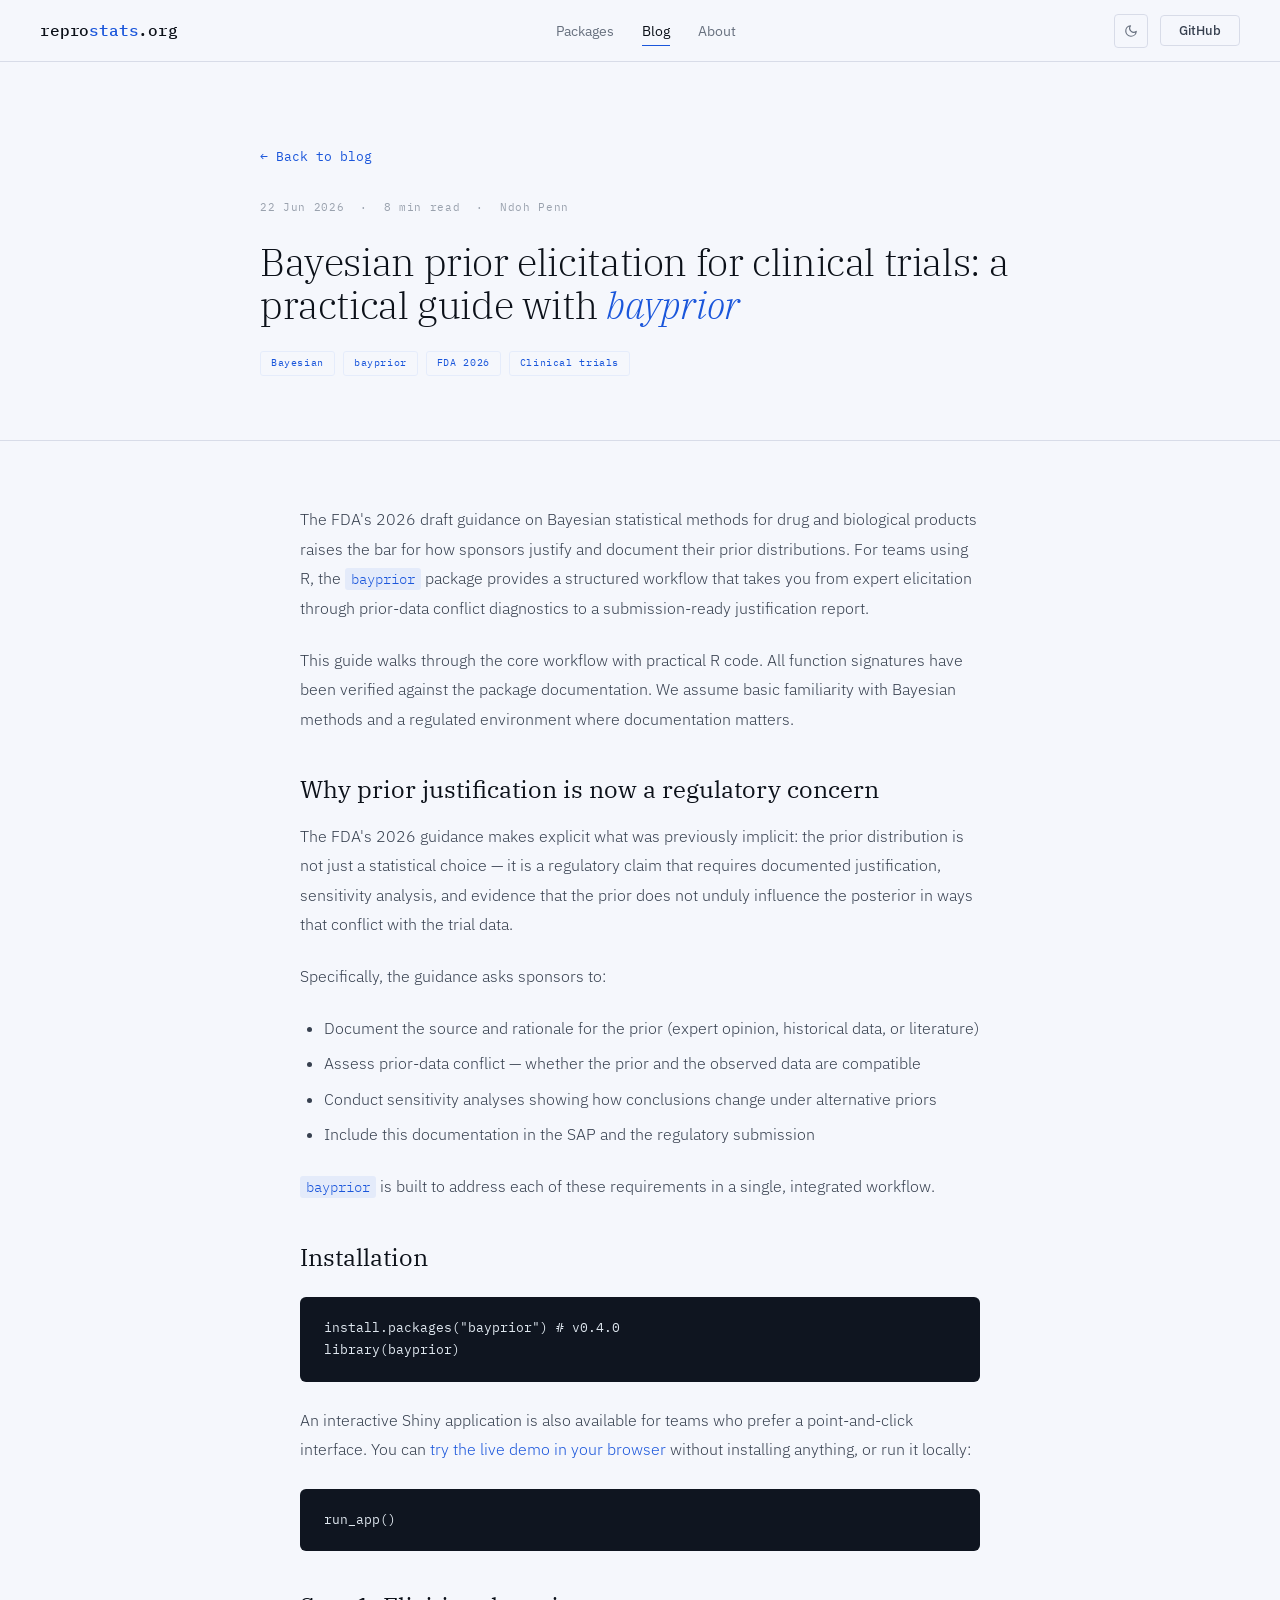
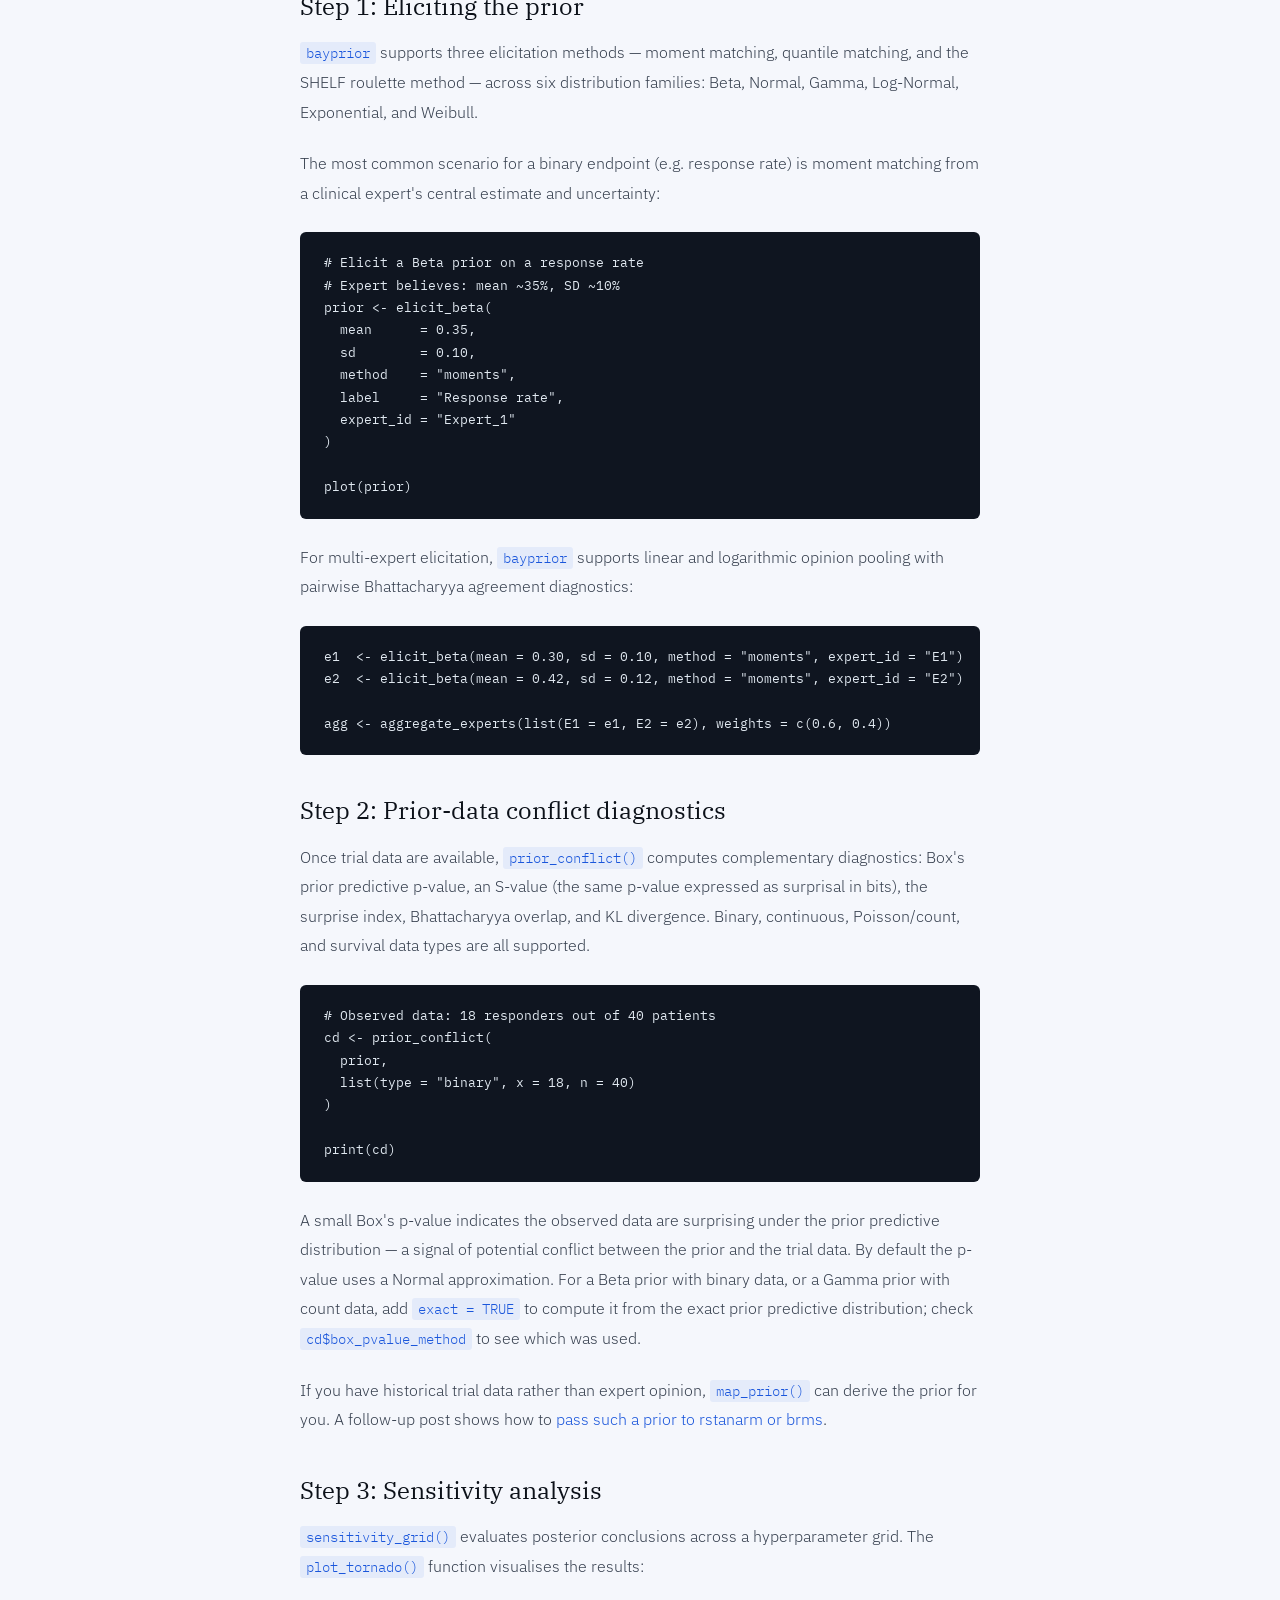
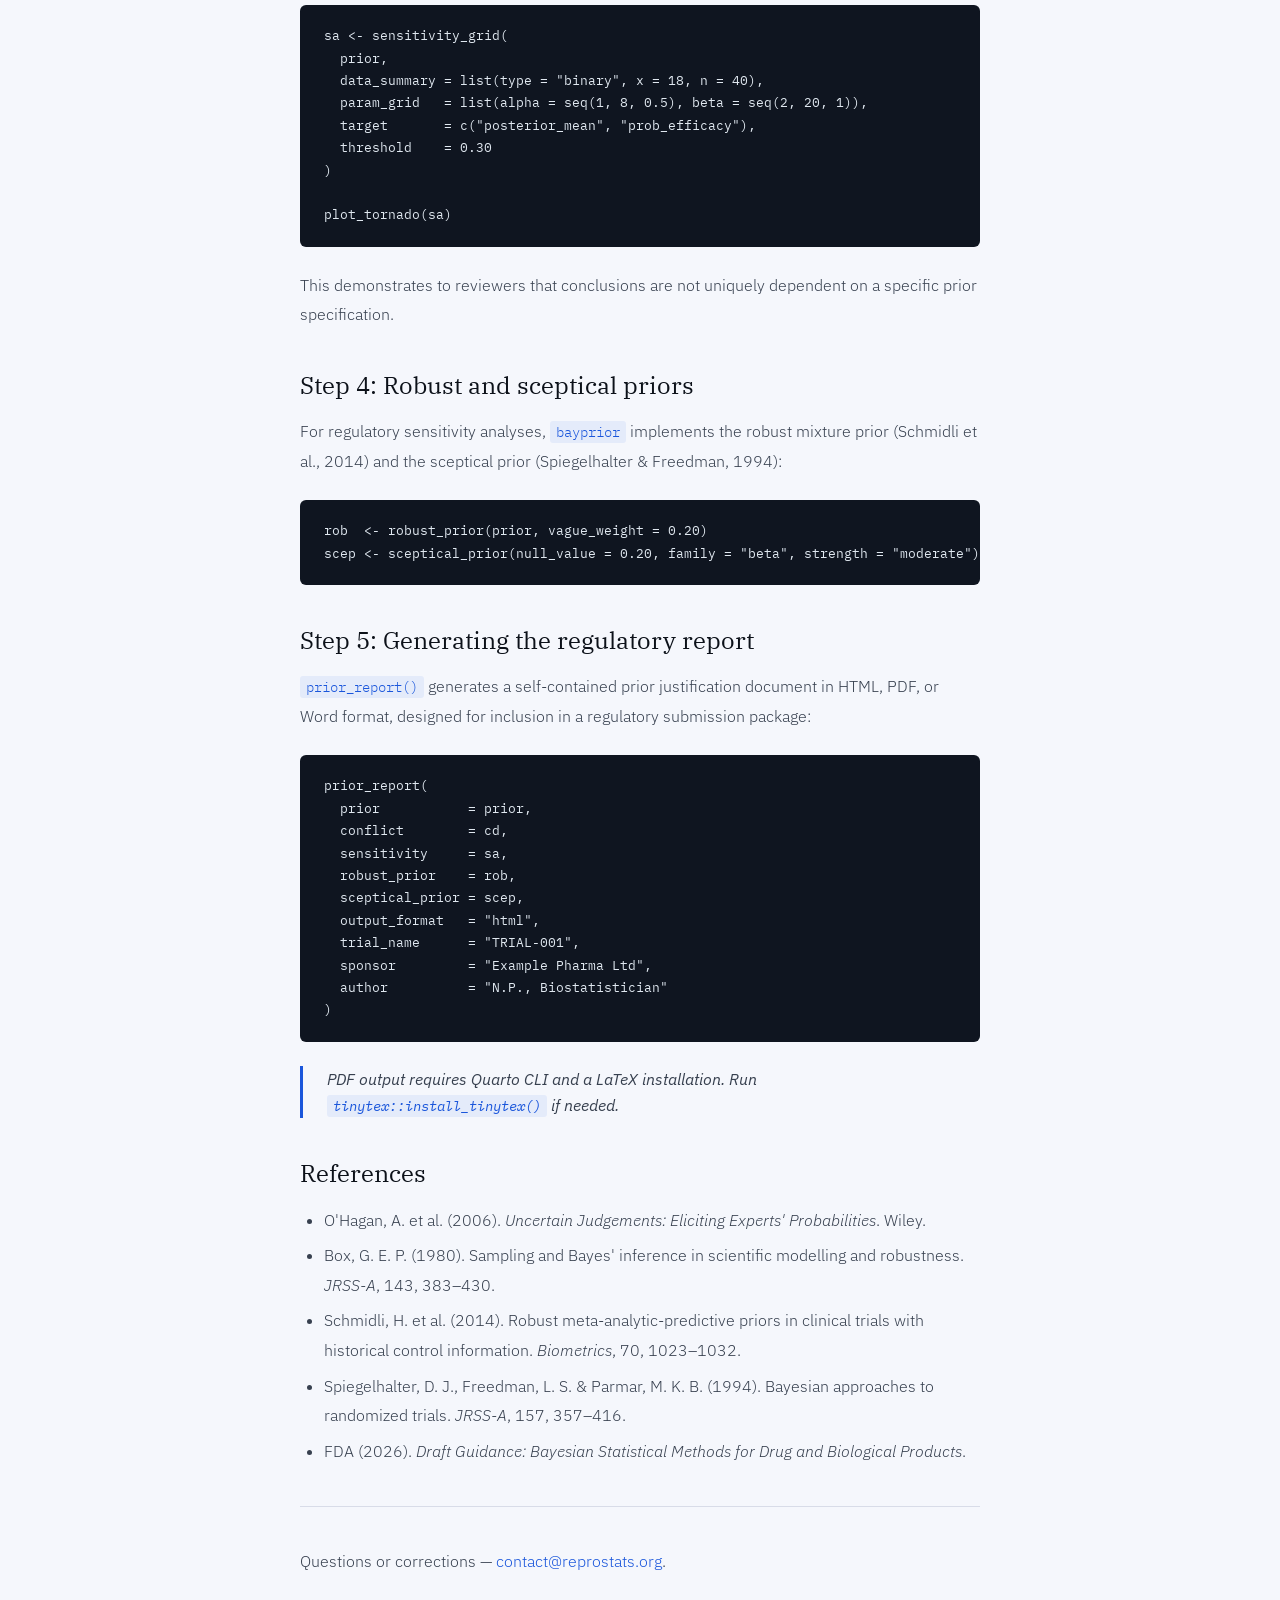
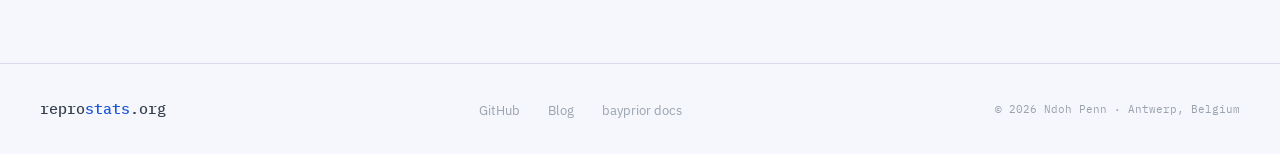
<file: blog/bayesian-priors-clinical-trials.html>
<!DOCTYPE html>
<html lang="en" data-theme="light">
<head>
  <meta charset="UTF-8">
  <meta name="viewport" content="width=device-width, initial-scale=1.0">
  <title>Bayesian prior elicitation for clinical trials: a practical guide with bayprior — ReproStats</title>
  <meta name="description" content="How to elicit, document, and justify informative priors for regulatory submissions using the bayprior R package, aligned with FDA 2026 draft guidance.">

  <!-- Open Graph / LinkedIn preview -->
  <meta property="og:type"        content="article">
  <meta property="og:url"         content="https://reprostats.org/blog/bayesian-priors-clinical-trials.html">
  <meta property="og:site_name"   content="Reprostats">
  <meta property="og:title"       content="Bayesian prior elicitation for clinical trials: a practical guide with bayprior">
  <meta property="og:description" content="How to elicit, document, and justify informative priors for regulatory submissions using the bayprior R package.">
  <meta property="og:image"       content="https://reprostats.org/logo-social.png">
  <meta property="og:image:width"  content="1200">
  <meta property="og:image:height" content="630">
  <meta name="twitter:card"       content="summary_large_image">

  <!-- Favicon -->
  <link rel="icon" type="image/svg+xml" href="/favicon.svg">
  <link rel="icon" type="image/x-icon" href="/favicon.ico" sizes="16x16 32x32 48x48">
  <link rel="apple-touch-icon" sizes="180x180" href="/apple-touch-icon.png">
  <link rel="icon" type="image/png" sizes="192x192" href="/favicon-192.png">
  <link rel="icon" type="image/png" sizes="512x512" href="/favicon-512.png">
  <link rel="manifest" href="/site.webmanifest">
  <meta name="theme-color" content="#1a56db">

  <link rel="preconnect" href="https://fonts.googleapis.com">
  <link rel="preconnect" href="https://fonts.gstatic.com" crossorigin>
  <link href="https://fonts.googleapis.com/css2?family=IBM+Plex+Mono:ital,wght@0,400;0,500;1,400&family=IBM+Plex+Sans:wght@300;400;500;600&family=IBM+Plex+Serif:ital,wght@0,300;0,400;0,500;1,300;1,400&display=swap" rel="stylesheet">
  <link rel="stylesheet" href="../style.css">
</head>
<body>

<nav class="nav">
  <a href="../index.html" class="nav-logo">repro<span>stats</span>.org</a>
  <ul class="nav-links">
    <li><a href="../index.html">Packages</a></li>
    <li><a href="../blog.html" class="active">Blog</a></li>
    <li><a href="../index.html#about">About</a></li>
    <!-- Reprosia link removed during active job search (Oct 2026).
         Reinstate: <li><a href="https://reprosia.com" target="_blank" rel="noopener">Reprosia ↗</a></li> -->
  </ul>
  <div class="nav-right">
    <button class="theme-toggle" aria-label="Toggle theme">
      <svg class="icon-sun" viewBox="0 0 24 24"><circle cx="12" cy="12" r="5"/><line x1="12" y1="1" x2="12" y2="3"/><line x1="12" y1="21" x2="12" y2="23"/><line x1="4.22" y1="4.22" x2="5.64" y2="5.64"/><line x1="18.36" y1="18.36" x2="19.78" y2="19.78"/><line x1="1" y1="12" x2="3" y2="12"/><line x1="21" y1="12" x2="23" y2="12"/><line x1="4.22" y1="19.78" x2="5.64" y2="18.36"/><line x1="18.36" y1="5.64" x2="19.78" y2="4.22"/></svg>
      <svg class="icon-moon" viewBox="0 0 24 24"><path d="M21 12.79A9 9 0 1 1 11.21 3 7 7 0 0 0 21 12.79z"/></svg>
    </button>
    <a href="https://github.com/repro-stats" class="btn btn-outline btn-sm" target="_blank" rel="noopener">GitHub</a>
  </div>
  <button class="nav-burger" aria-label="Open menu" aria-expanded="false"><span></span><span></span><span></span></button>
</nav>
<nav class="nav-drawer">
  <a href="../index.html">Packages</a>
  <a href="../blog.html" class="active">Blog</a>
  <a href="../index.html#about">About</a>
  <!-- Reprosia link removed during active job search (Oct 2026).
       Reinstate: <a href="https://reprosia.com" target="_blank" rel="noopener">Reprosia ↗</a> -->
  <a href="https://github.com/repro-stats" target="_blank" rel="noopener">GitHub</a>
</nav>

<section class="post-hero">
  <div class="post-hero-inner">
    <a href="../blog.html" class="post-back">← Back to blog</a>
    <div class="post-meta">
      <span class="post-meta-item">22 Jun 2026</span>
      <span class="post-meta-item">·</span>
      <span class="post-meta-item">8 min read</span>
      <span class="post-meta-item">·</span>
      <span class="post-meta-item">Ndoh Penn</span>
    </div>
    <h1 class="display display-lg">Bayesian prior elicitation for clinical trials: a practical guide with <em>bayprior</em></h1>
    <div style="display:flex;gap:0.5rem;flex-wrap:wrap;margin-top:1.5rem">
      <span class="tag">Bayesian</span>
      <span class="tag">bayprior</span>
      <span class="tag">FDA 2026</span>
      <span class="tag">Clinical trials</span>
    </div>
  </div>
</section>

<article class="post-body">

  <p>The FDA's 2026 draft guidance on Bayesian statistical methods for drug and biological products raises the bar for how sponsors justify and document their prior distributions. For teams using R, the <code>bayprior</code> package provides a structured workflow that takes you from expert elicitation through prior-data conflict diagnostics to a submission-ready justification report.</p>

  <p>This guide walks through the core workflow with practical R code. All function signatures have been verified against the package documentation. We assume basic familiarity with Bayesian methods and a regulated environment where documentation matters.</p>

  <h2>Why prior justification is now a regulatory concern</h2>

  <p>The FDA's 2026 guidance makes explicit what was previously implicit: the prior distribution is not just a statistical choice — it is a regulatory claim that requires documented justification, sensitivity analysis, and evidence that the prior does not unduly influence the posterior in ways that conflict with the trial data.</p>

  <p>Specifically, the guidance asks sponsors to:</p>
  <ul>
    <li>Document the source and rationale for the prior (expert opinion, historical data, or literature)</li>
    <li>Assess prior-data conflict — whether the prior and the observed data are compatible</li>
    <li>Conduct sensitivity analyses showing how conclusions change under alternative priors</li>
    <li>Include this documentation in the SAP and the regulatory submission</li>
  </ul>

  <p><code>bayprior</code> is built to address each of these requirements in a single, integrated workflow.</p>

  <h2>Installation</h2>

  <pre><code>install.packages("bayprior") # v<span data-cran-version="bayprior">0.4.0</span>
library(bayprior)</code></pre>

  <p>An interactive Shiny application is also available for teams who prefer a point-and-click interface. You can <a href="https://ndohpenn-bayprior.share.connect.posit.cloud" target="_blank" rel="noopener">try the live demo in your browser</a> without installing anything, or run it locally:</p>

  <pre><code>run_app()</code></pre>

  <h2>Step 1: Eliciting the prior</h2>

  <p><code>bayprior</code> supports three elicitation methods — moment matching, quantile matching, and the SHELF roulette method — across six distribution families: Beta, Normal, Gamma, Log-Normal, Exponential, and Weibull.</p>

  <p>The most common scenario for a binary endpoint (e.g. response rate) is moment matching from a clinical expert's central estimate and uncertainty:</p>

  <pre><code># Elicit a Beta prior on a response rate
# Expert believes: mean ~35%, SD ~10%
prior &lt;- elicit_beta(
  mean      = 0.35,
  sd        = 0.10,
  method    = "moments",
  label     = "Response rate",
  expert_id = "Expert_1"
)

plot(prior)</code></pre>

  <p>For multi-expert elicitation, <code>bayprior</code> supports linear and logarithmic opinion pooling with pairwise Bhattacharyya agreement diagnostics:</p>

  <pre><code>e1  &lt;- elicit_beta(mean = 0.30, sd = 0.10, method = "moments", expert_id = "E1")
e2  &lt;- elicit_beta(mean = 0.42, sd = 0.12, method = "moments", expert_id = "E2")

agg &lt;- aggregate_experts(list(E1 = e1, E2 = e2), weights = c(0.6, 0.4))</code></pre>

  <h2>Step 2: Prior-data conflict diagnostics</h2>

  <p>Once trial data are available, <code>prior_conflict()</code> computes complementary diagnostics: Box's prior predictive p-value, an S-value (the same p-value expressed as surprisal in bits), the surprise index, Bhattacharyya overlap, and KL divergence. Binary, continuous, Poisson/count, and survival data types are all supported.</p>

  <pre><code># Observed data: 18 responders out of 40 patients
cd &lt;- prior_conflict(
  prior,
  list(type = "binary", x = 18, n = 40)
)

print(cd)</code></pre>

  <p>A small Box's p-value indicates the observed data are surprising under the prior predictive distribution — a signal of potential conflict between the prior and the trial data. By default the p-value uses a Normal approximation. For a Beta prior with binary data, or a Gamma prior with count data, add <code>exact = TRUE</code> to compute it from the exact prior predictive distribution; check <code>cd$box_pvalue_method</code> to see which was used.</p>

  <p>If you have historical trial data rather than expert opinion, <code>map_prior()</code> can derive the prior for you. A follow-up post shows how to <a href="bayprior-rstanarm-brms.html">pass such a prior to rstanarm or brms</a>.</p>

  <h2>Step 3: Sensitivity analysis</h2>

  <p><code>sensitivity_grid()</code> evaluates posterior conclusions across a hyperparameter grid. The <code>plot_tornado()</code> function visualises the results:</p>

  <pre><code>sa &lt;- sensitivity_grid(
  prior,
  data_summary = list(type = "binary", x = 18, n = 40),
  param_grid   = list(alpha = seq(1, 8, 0.5), beta = seq(2, 20, 1)),
  target       = c("posterior_mean", "prob_efficacy"),
  threshold    = 0.30
)

plot_tornado(sa)</code></pre>

  <p>This demonstrates to reviewers that conclusions are not uniquely dependent on a specific prior specification.</p>

  <h2>Step 4: Robust and sceptical priors</h2>

  <p>For regulatory sensitivity analyses, <code>bayprior</code> implements the robust mixture prior (Schmidli et al., 2014) and the sceptical prior (Spiegelhalter &amp; Freedman, 1994):</p>

  <pre><code>rob  &lt;- robust_prior(prior, vague_weight = 0.20)
scep &lt;- sceptical_prior(null_value = 0.20, family = "beta", strength = "moderate")</code></pre>

  <h2>Step 5: Generating the regulatory report</h2>

  <p><code>prior_report()</code> generates a self-contained prior justification document in HTML, PDF, or Word format, designed for inclusion in a regulatory submission package:</p>

  <pre><code>prior_report(
  prior           = prior,
  conflict        = cd,
  sensitivity     = sa,
  robust_prior    = rob,
  sceptical_prior = scep,
  output_format   = "html",
  trial_name      = "TRIAL-001",
  sponsor         = "Example Pharma Ltd",
  author          = "N.P., Biostatistician"
)</code></pre>

  <blockquote>PDF output requires Quarto CLI and a LaTeX installation. Run <code>tinytex::install_tinytex()</code> if needed.</blockquote>

  <h2>References</h2>

  <ul>
    <li>O'Hagan, A. et al. (2006). <em>Uncertain Judgements: Eliciting Experts' Probabilities</em>. Wiley.</li>
    <li>Box, G. E. P. (1980). Sampling and Bayes' inference in scientific modelling and robustness. <em>JRSS-A</em>, 143, 383–430.</li>
    <li>Schmidli, H. et al. (2014). Robust meta-analytic-predictive priors in clinical trials with historical control information. <em>Biometrics</em>, 70, 1023–1032.</li>
    <li>Spiegelhalter, D. J., Freedman, L. S. &amp; Parmar, M. K. B. (1994). Bayesian approaches to randomized trials. <em>JRSS-A</em>, 157, 357–416.</li>
    <li>FDA (2026). <em>Draft Guidance: Bayesian Statistical Methods for Drug and Biological Products</em>.</li>
  </ul>

  <hr class="post-divider">

  <p>Questions or corrections — <a href="mailto:contact@reprostats.org">contact@reprostats.org</a>.</p>

</article>

<footer>
  <a href="../" class="footer-logo">repro<span>stats</span>.org</a>
  <ul class="footer-links">
    <li><a href="https://github.com/repro-stats" target="_blank" rel="noopener">GitHub</a></li>
    <li><a href="../blog.html">Blog</a></li>
    <li><a href="https://ndohpenngit.github.io/bayprior/" target="_blank" rel="noopener">bayprior docs</a></li>
    <!-- Reprosia link removed during active job search (Oct 2026).
         Reinstate: <li><a href="https://reprosia.com" target="_blank" rel="noopener">Reprosia</a></li> -->
  </ul>
  <span class="footer-copy">© 2026 Ndoh Penn · Antwerp, Belgium</span>
</footer>

<script src="../main.js"></script>
</body>
</html>
</file>
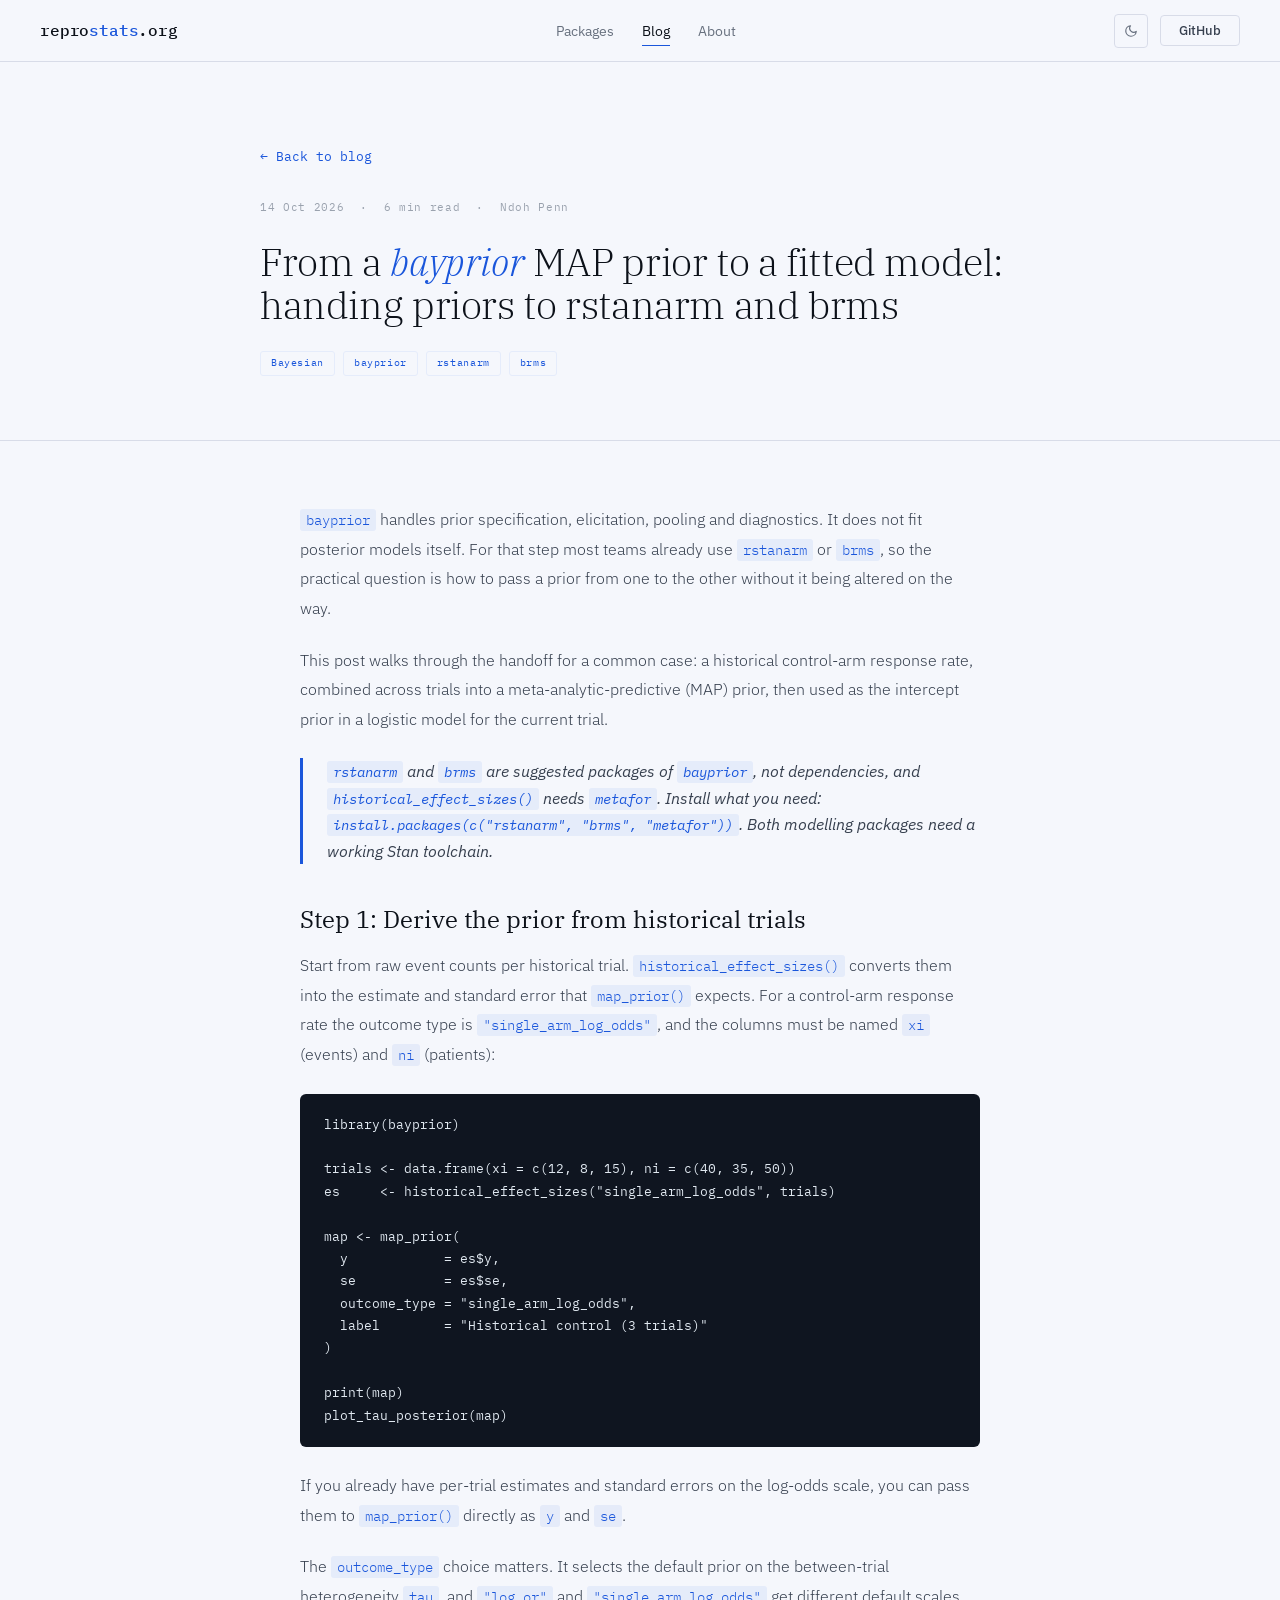
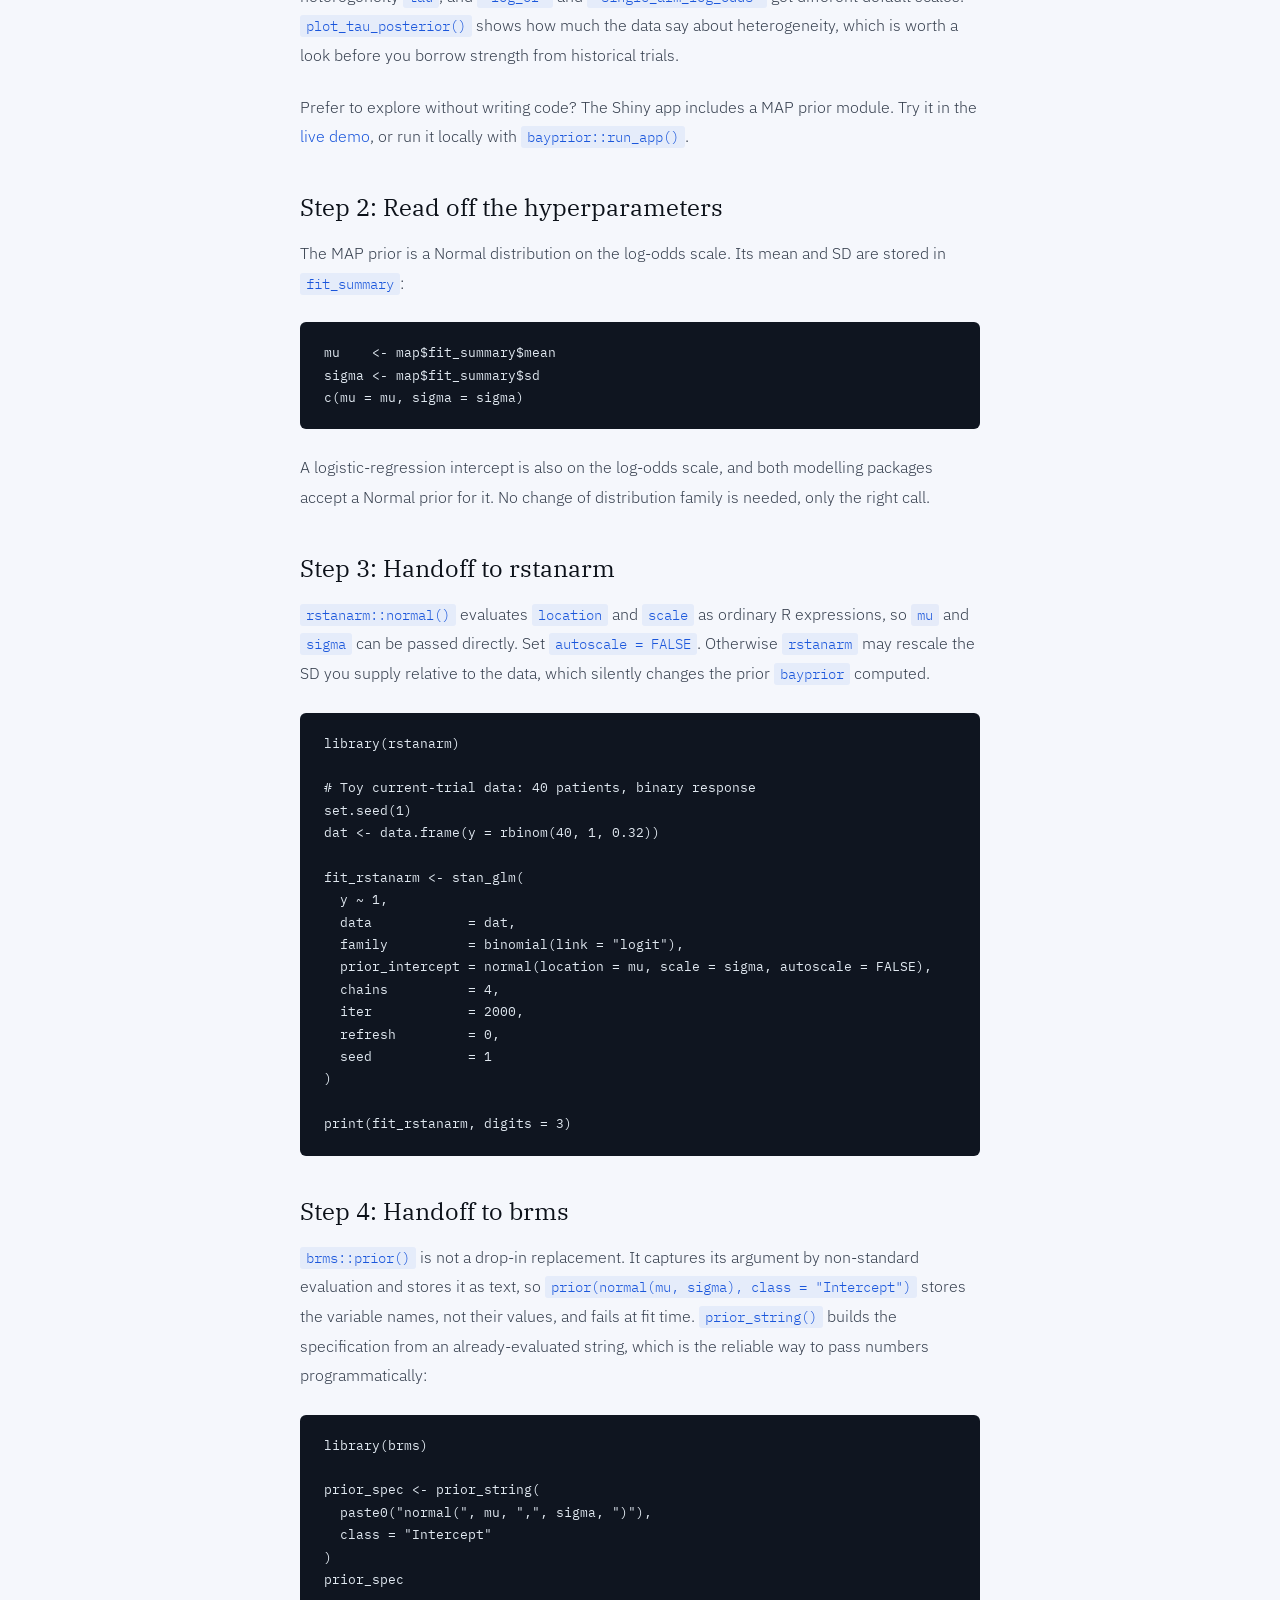
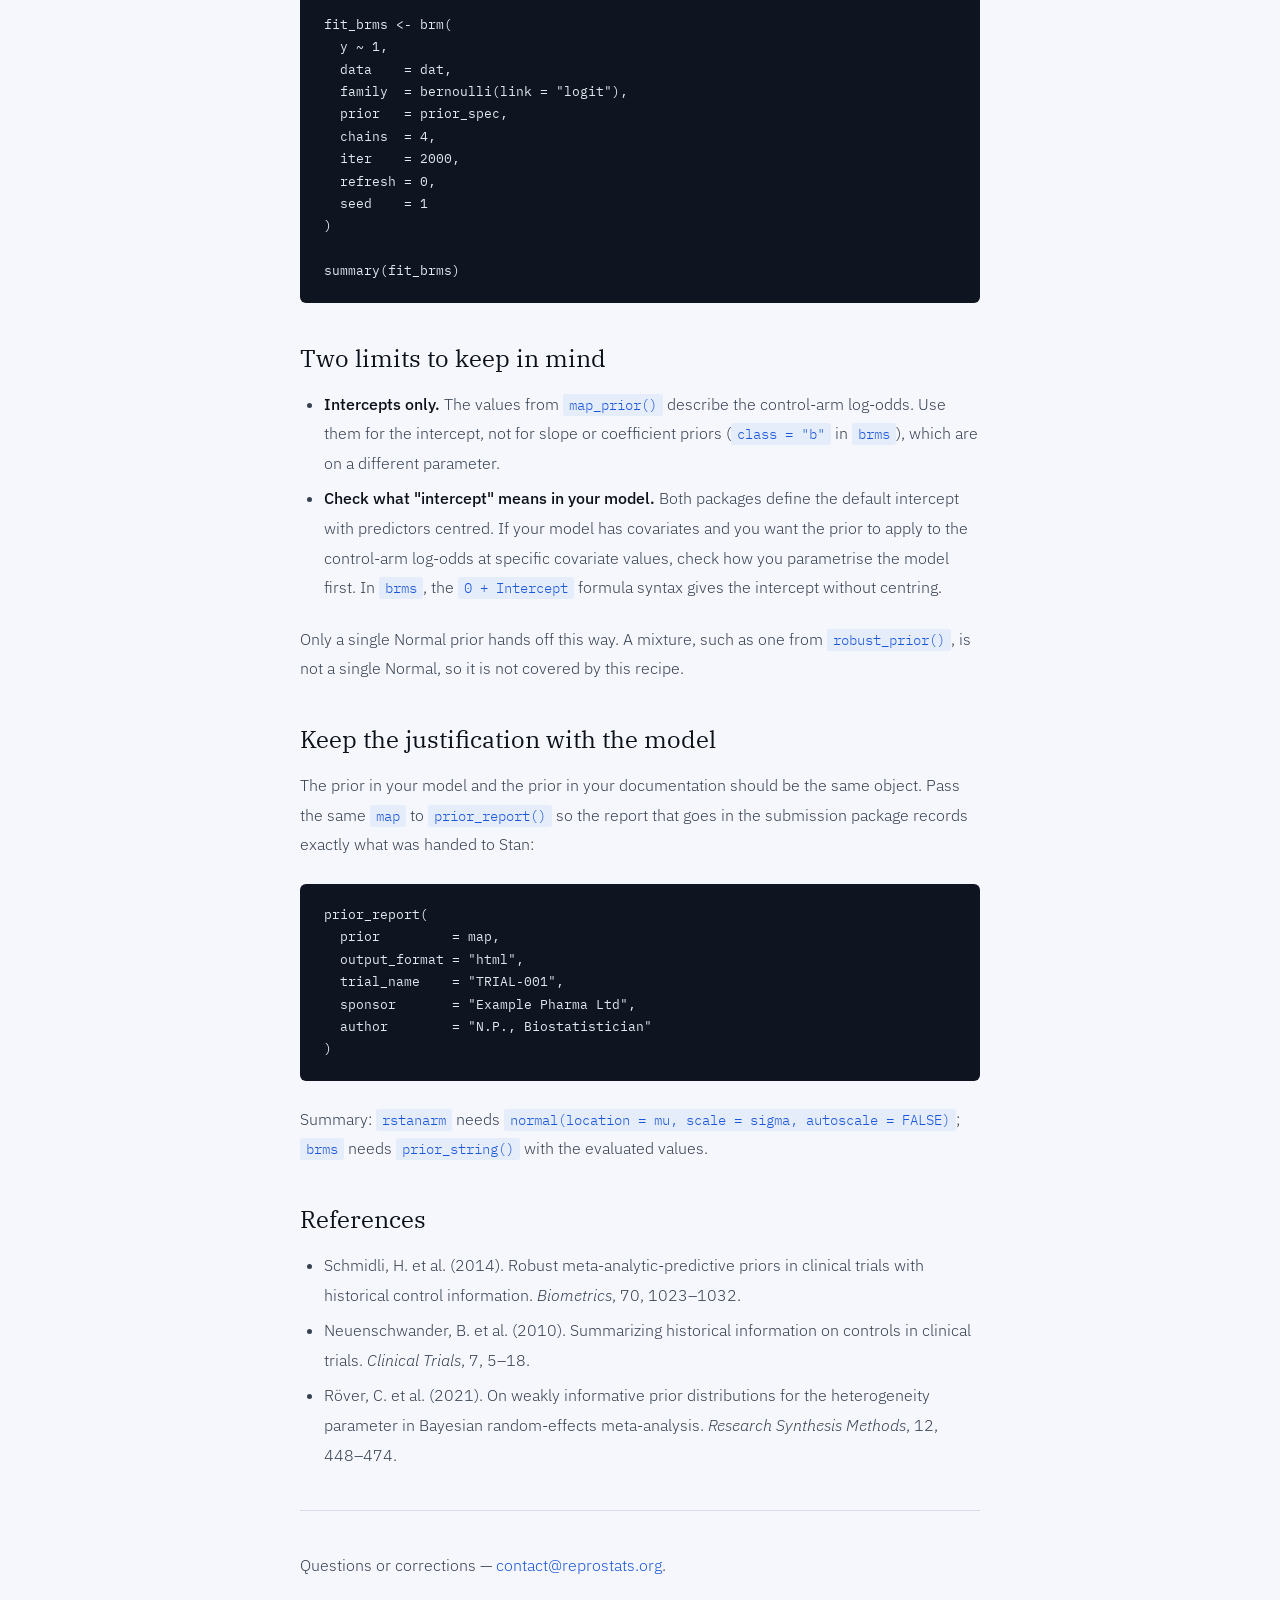
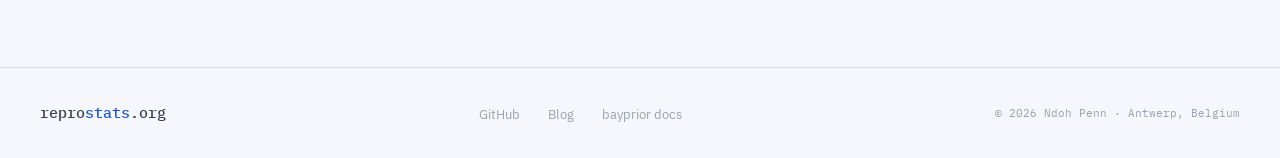
<file: blog/bayprior-rstanarm-brms.html>
<!DOCTYPE html>
<html lang="en" data-theme="light">
<head>
  <meta charset="UTF-8">
  <meta name="viewport" content="width=device-width, initial-scale=1.0">
  <title>From a bayprior MAP prior to a fitted model: handing priors to rstanarm and brms — ReproStats</title>
  <meta name="description" content="Derive a meta-analytic-predictive prior from historical trials with bayprior, then pass it to rstanarm or brms without silently changing it.">

  <!-- Open Graph / LinkedIn preview -->
  <meta property="og:type"        content="article">
  <meta property="og:url"         content="https://reprostats.org/blog/bayprior-rstanarm-brms.html">
  <meta property="og:site_name"   content="Reprostats">
  <meta property="og:title"       content="From a bayprior MAP prior to a fitted model: handing priors to rstanarm and brms">
  <meta property="og:description" content="Derive a meta-analytic-predictive prior from historical trials with bayprior, then pass it to rstanarm or brms without silently changing it.">
  <meta property="og:image"       content="https://reprostats.org/logo-social.png">
  <meta property="og:image:width"  content="1200">
  <meta property="og:image:height" content="630">
  <meta name="twitter:card"       content="summary_large_image">

  <!-- Favicon -->
  <link rel="icon" type="image/svg+xml" href="/favicon.svg">
  <link rel="icon" type="image/x-icon" href="/favicon.ico" sizes="16x16 32x32 48x48">
  <link rel="apple-touch-icon" sizes="180x180" href="/apple-touch-icon.png">
  <link rel="icon" type="image/png" sizes="192x192" href="/favicon-192.png">
  <link rel="icon" type="image/png" sizes="512x512" href="/favicon-512.png">
  <link rel="manifest" href="/site.webmanifest">
  <meta name="theme-color" content="#1a56db">

  <link rel="preconnect" href="https://fonts.googleapis.com">
  <link rel="preconnect" href="https://fonts.gstatic.com" crossorigin>
  <link href="https://fonts.googleapis.com/css2?family=IBM+Plex+Mono:ital,wght@0,400;0,500;1,400&family=IBM+Plex+Sans:wght@300;400;500;600&family=IBM+Plex+Serif:ital,wght@0,300;0,400;0,500;1,300;1,400&display=swap" rel="stylesheet">
  <link rel="stylesheet" href="../style.css">
</head>
<body>

<nav class="nav">
  <a href="../index.html" class="nav-logo">repro<span>stats</span>.org</a>
  <ul class="nav-links">
    <li><a href="../index.html">Packages</a></li>
    <li><a href="../blog.html" class="active">Blog</a></li>
    <li><a href="../index.html#about">About</a></li>
  </ul>
  <div class="nav-right">
    <button class="theme-toggle" aria-label="Toggle theme">
      <svg class="icon-sun" viewBox="0 0 24 24"><circle cx="12" cy="12" r="5"/><line x1="12" y1="1" x2="12" y2="3"/><line x1="12" y1="21" x2="12" y2="23"/><line x1="4.22" y1="4.22" x2="5.64" y2="5.64"/><line x1="18.36" y1="18.36" x2="19.78" y2="19.78"/><line x1="1" y1="12" x2="3" y2="12"/><line x1="21" y1="12" x2="23" y2="12"/><line x1="4.22" y1="19.78" x2="5.64" y2="18.36"/><line x1="18.36" y1="5.64" x2="19.78" y2="4.22"/></svg>
      <svg class="icon-moon" viewBox="0 0 24 24"><path d="M21 12.79A9 9 0 1 1 11.21 3 7 7 0 0 0 21 12.79z"/></svg>
    </button>
    <a href="https://github.com/repro-stats" class="btn btn-outline btn-sm" target="_blank" rel="noopener">GitHub</a>
  </div>
  <button class="nav-burger" aria-label="Open menu" aria-expanded="false"><span></span><span></span><span></span></button>
</nav>
<nav class="nav-drawer">
  <a href="../index.html">Packages</a>
  <a href="../blog.html" class="active">Blog</a>
  <a href="../index.html#about">About</a>
  <a href="https://github.com/repro-stats" target="_blank" rel="noopener">GitHub</a>
</nav>

<section class="post-hero">
  <div class="post-hero-inner">
    <a href="../blog.html" class="post-back">← Back to blog</a>
    <div class="post-meta">
      <span class="post-meta-item">14 Oct 2026</span>
      <span class="post-meta-item">·</span>
      <span class="post-meta-item">6 min read</span>
      <span class="post-meta-item">·</span>
      <span class="post-meta-item">Ndoh Penn</span>
    </div>
    <h1 class="display display-lg">From a <em>bayprior</em> MAP prior to a fitted model: handing priors to rstanarm and brms</h1>
    <div style="display:flex;gap:0.5rem;flex-wrap:wrap;margin-top:1.5rem">
      <span class="tag">Bayesian</span>
      <span class="tag">bayprior</span>
      <span class="tag">rstanarm</span>
      <span class="tag">brms</span>
    </div>
  </div>
</section>

<article class="post-body">

  <p><code>bayprior</code> handles prior specification, elicitation, pooling and diagnostics. It does not fit posterior models itself. For that step most teams already use <code>rstanarm</code> or <code>brms</code>, so the practical question is how to pass a prior from one to the other without it being altered on the way.</p>

  <p>This post walks through the handoff for a common case: a historical control-arm response rate, combined across trials into a meta-analytic-predictive (MAP) prior, then used as the intercept prior in a logistic model for the current trial.</p>

  <blockquote><code>rstanarm</code> and <code>brms</code> are suggested packages of <code>bayprior</code>, not dependencies, and <code>historical_effect_sizes()</code> needs <code>metafor</code>. Install what you need: <code>install.packages(c("rstanarm", "brms", "metafor"))</code>. Both modelling packages need a working Stan toolchain.</blockquote>

  <h2>Step 1: Derive the prior from historical trials</h2>

  <p>Start from raw event counts per historical trial. <code>historical_effect_sizes()</code> converts them into the estimate and standard error that <code>map_prior()</code> expects. For a control-arm response rate the outcome type is <code>"single_arm_log_odds"</code>, and the columns must be named <code>xi</code> (events) and <code>ni</code> (patients):</p>

  <pre><code>library(bayprior)

trials &lt;- data.frame(xi = c(12, 8, 15), ni = c(40, 35, 50))
es     &lt;- historical_effect_sizes("single_arm_log_odds", trials)

map &lt;- map_prior(
  y            = es$y,
  se           = es$se,
  outcome_type = "single_arm_log_odds",
  label        = "Historical control (3 trials)"
)

print(map)
plot_tau_posterior(map)</code></pre>

  <p>If you already have per-trial estimates and standard errors on the log-odds scale, you can pass them to <code>map_prior()</code> directly as <code>y</code> and <code>se</code>.</p>

  <p>The <code>outcome_type</code> choice matters. It selects the default prior on the between-trial heterogeneity <code>tau</code>, and <code>"log_or"</code> and <code>"single_arm_log_odds"</code> get different default scales. <code>plot_tau_posterior()</code> shows how much the data say about heterogeneity, which is worth a look before you borrow strength from historical trials.</p>

  <p>Prefer to explore without writing code? The Shiny app includes a MAP prior module. Try it in the <a href="https://ndohpenn-bayprior.share.connect.posit.cloud" target="_blank" rel="noopener">live demo</a>, or run it locally with <code>bayprior::run_app()</code>.</p>

  <h2>Step 2: Read off the hyperparameters</h2>

  <p>The MAP prior is a Normal distribution on the log-odds scale. Its mean and SD are stored in <code>fit_summary</code>:</p>

  <pre><code>mu    &lt;- map$fit_summary$mean
sigma &lt;- map$fit_summary$sd
c(mu = mu, sigma = sigma)</code></pre>

  <p>A logistic-regression intercept is also on the log-odds scale, and both modelling packages accept a Normal prior for it. No change of distribution family is needed, only the right call.</p>

  <h2>Step 3: Handoff to rstanarm</h2>

  <p><code>rstanarm::normal()</code> evaluates <code>location</code> and <code>scale</code> as ordinary R expressions, so <code>mu</code> and <code>sigma</code> can be passed directly. Set <code>autoscale = FALSE</code>. Otherwise <code>rstanarm</code> may rescale the SD you supply relative to the data, which silently changes the prior <code>bayprior</code> computed.</p>

  <pre><code>library(rstanarm)

# Toy current-trial data: 40 patients, binary response
set.seed(1)
dat &lt;- data.frame(y = rbinom(40, 1, 0.32))

fit_rstanarm &lt;- stan_glm(
  y ~ 1,
  data            = dat,
  family          = binomial(link = "logit"),
  prior_intercept = normal(location = mu, scale = sigma, autoscale = FALSE),
  chains          = 4,
  iter            = 2000,
  refresh         = 0,
  seed            = 1
)

print(fit_rstanarm, digits = 3)</code></pre>

  <h2>Step 4: Handoff to brms</h2>

  <p><code>brms::prior()</code> is not a drop-in replacement. It captures its argument by non-standard evaluation and stores it as text, so <code>prior(normal(mu, sigma), class = "Intercept")</code> stores the variable names, not their values, and fails at fit time. <code>prior_string()</code> builds the specification from an already-evaluated string, which is the reliable way to pass numbers programmatically:</p>

  <pre><code>library(brms)

prior_spec &lt;- prior_string(
  paste0("normal(", mu, ",", sigma, ")"),
  class = "Intercept"
)
prior_spec

fit_brms &lt;- brm(
  y ~ 1,
  data    = dat,
  family  = bernoulli(link = "logit"),
  prior   = prior_spec,
  chains  = 4,
  iter    = 2000,
  refresh = 0,
  seed    = 1
)

summary(fit_brms)</code></pre>

  <h2>Two limits to keep in mind</h2>

  <ul>
    <li><strong>Intercepts only.</strong> The values from <code>map_prior()</code> describe the control-arm log-odds. Use them for the intercept, not for slope or coefficient priors (<code>class = "b"</code> in <code>brms</code>), which are on a different parameter.</li>
    <li><strong>Check what "intercept" means in your model.</strong> Both packages define the default intercept with predictors centred. If your model has covariates and you want the prior to apply to the control-arm log-odds at specific covariate values, check how you parametrise the model first. In <code>brms</code>, the <code>0 + Intercept</code> formula syntax gives the intercept without centring.</li>
  </ul>

  <p>Only a single Normal prior hands off this way. A mixture, such as one from <code>robust_prior()</code>, is not a single Normal, so it is not covered by this recipe.</p>

  <h2>Keep the justification with the model</h2>

  <p>The prior in your model and the prior in your documentation should be the same object. Pass the same <code>map</code> to <code>prior_report()</code> so the report that goes in the submission package records exactly what was handed to Stan:</p>

  <pre><code>prior_report(
  prior         = map,
  output_format = "html",
  trial_name    = "TRIAL-001",
  sponsor       = "Example Pharma Ltd",
  author        = "N.P., Biostatistician"
)</code></pre>

  <p>Summary: <code>rstanarm</code> needs <code>normal(location = mu, scale = sigma, autoscale = FALSE)</code>; <code>brms</code> needs <code>prior_string()</code> with the evaluated values.</p>

  <h2>References</h2>

  <ul>
    <li>Schmidli, H. et al. (2014). Robust meta-analytic-predictive priors in clinical trials with historical control information. <em>Biometrics</em>, 70, 1023–1032.</li>
    <li>Neuenschwander, B. et al. (2010). Summarizing historical information on controls in clinical trials. <em>Clinical Trials</em>, 7, 5–18.</li>
    <li>Röver, C. et al. (2021). On weakly informative prior distributions for the heterogeneity parameter in Bayesian random-effects meta-analysis. <em>Research Synthesis Methods</em>, 12, 448–474.</li>
  </ul>

  <hr class="post-divider">

  <p>Questions or corrections — <a href="mailto:contact@reprostats.org">contact@reprostats.org</a>.</p>

</article>

<footer>
  <a href="../" class="footer-logo">repro<span>stats</span>.org</a>
  <ul class="footer-links">
    <li><a href="https://github.com/repro-stats" target="_blank" rel="noopener">GitHub</a></li>
    <li><a href="../blog.html">Blog</a></li>
    <li><a href="https://ndohpenngit.github.io/bayprior/" target="_blank" rel="noopener">bayprior docs</a></li>
  </ul>
  <span class="footer-copy">© 2026 Ndoh Penn · Antwerp, Belgium</span>
</footer>

<script src="../main.js"></script>
</body>
</html>
</file>
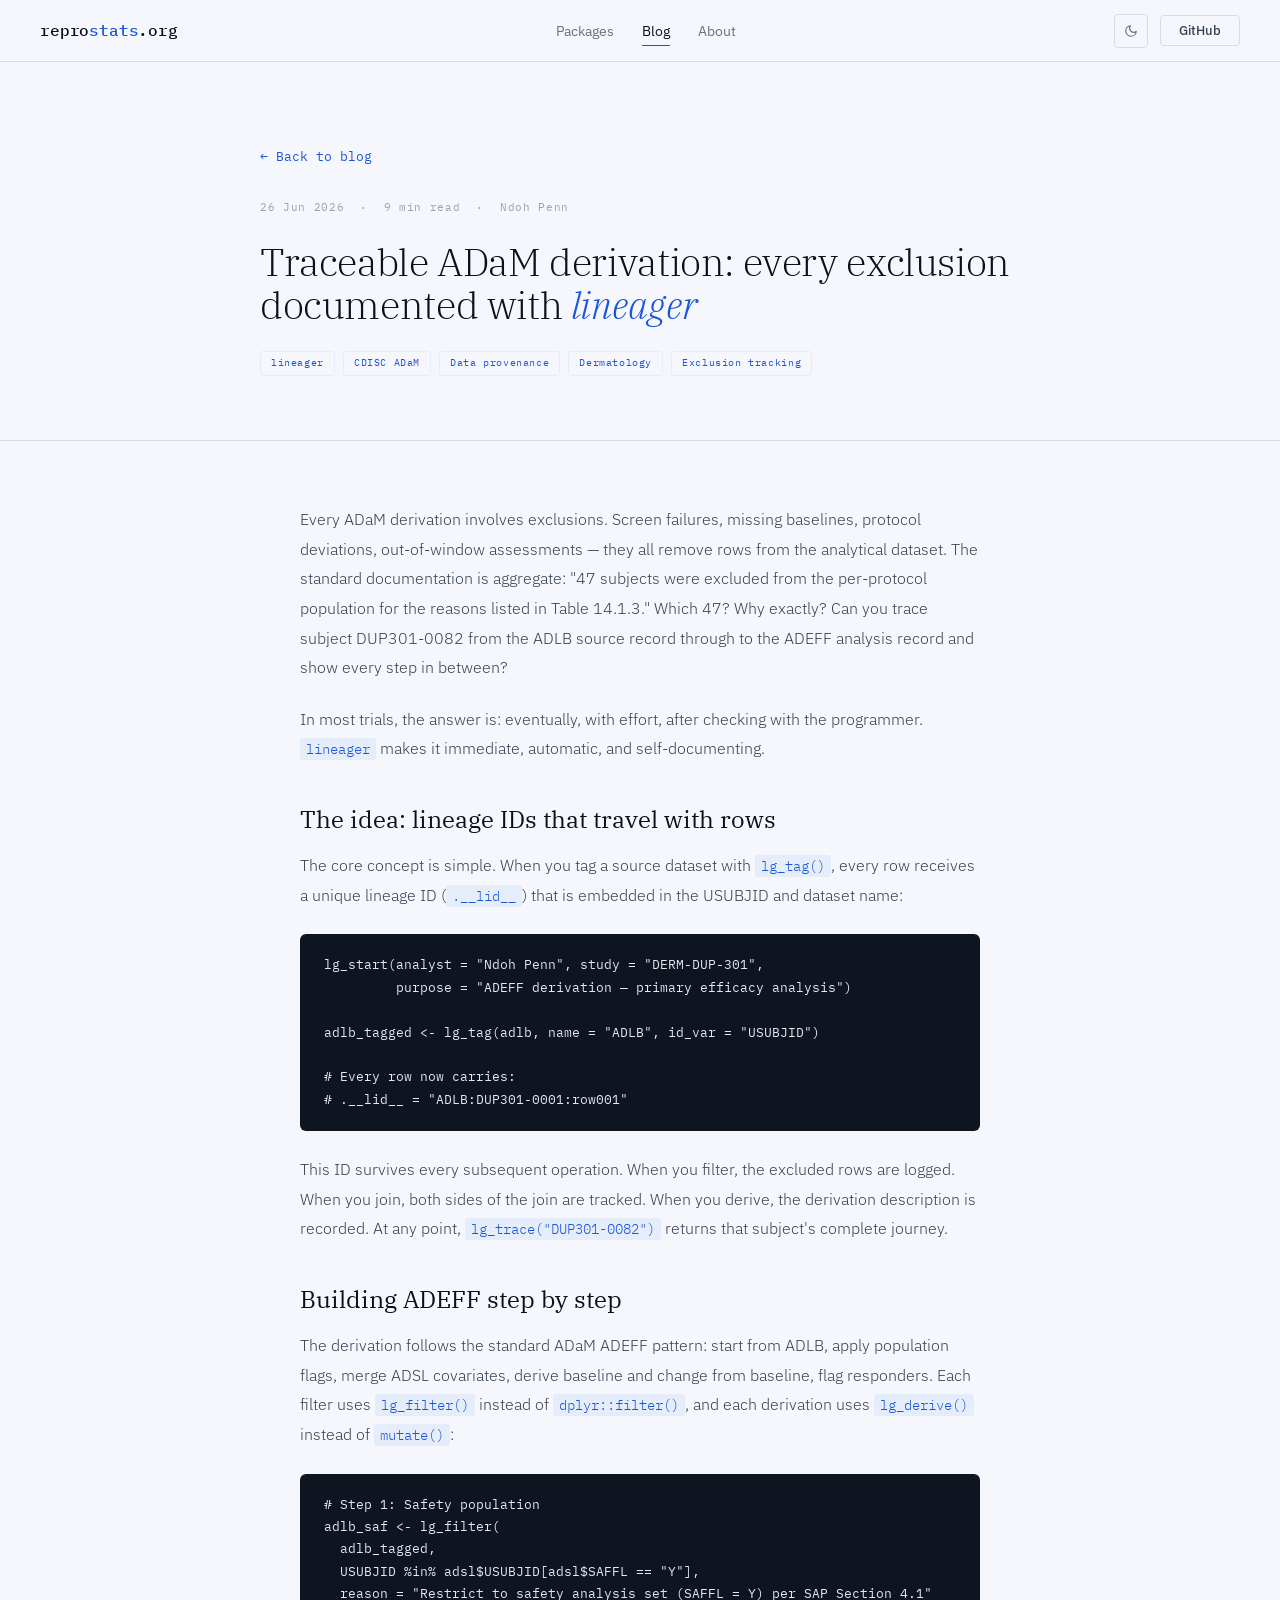
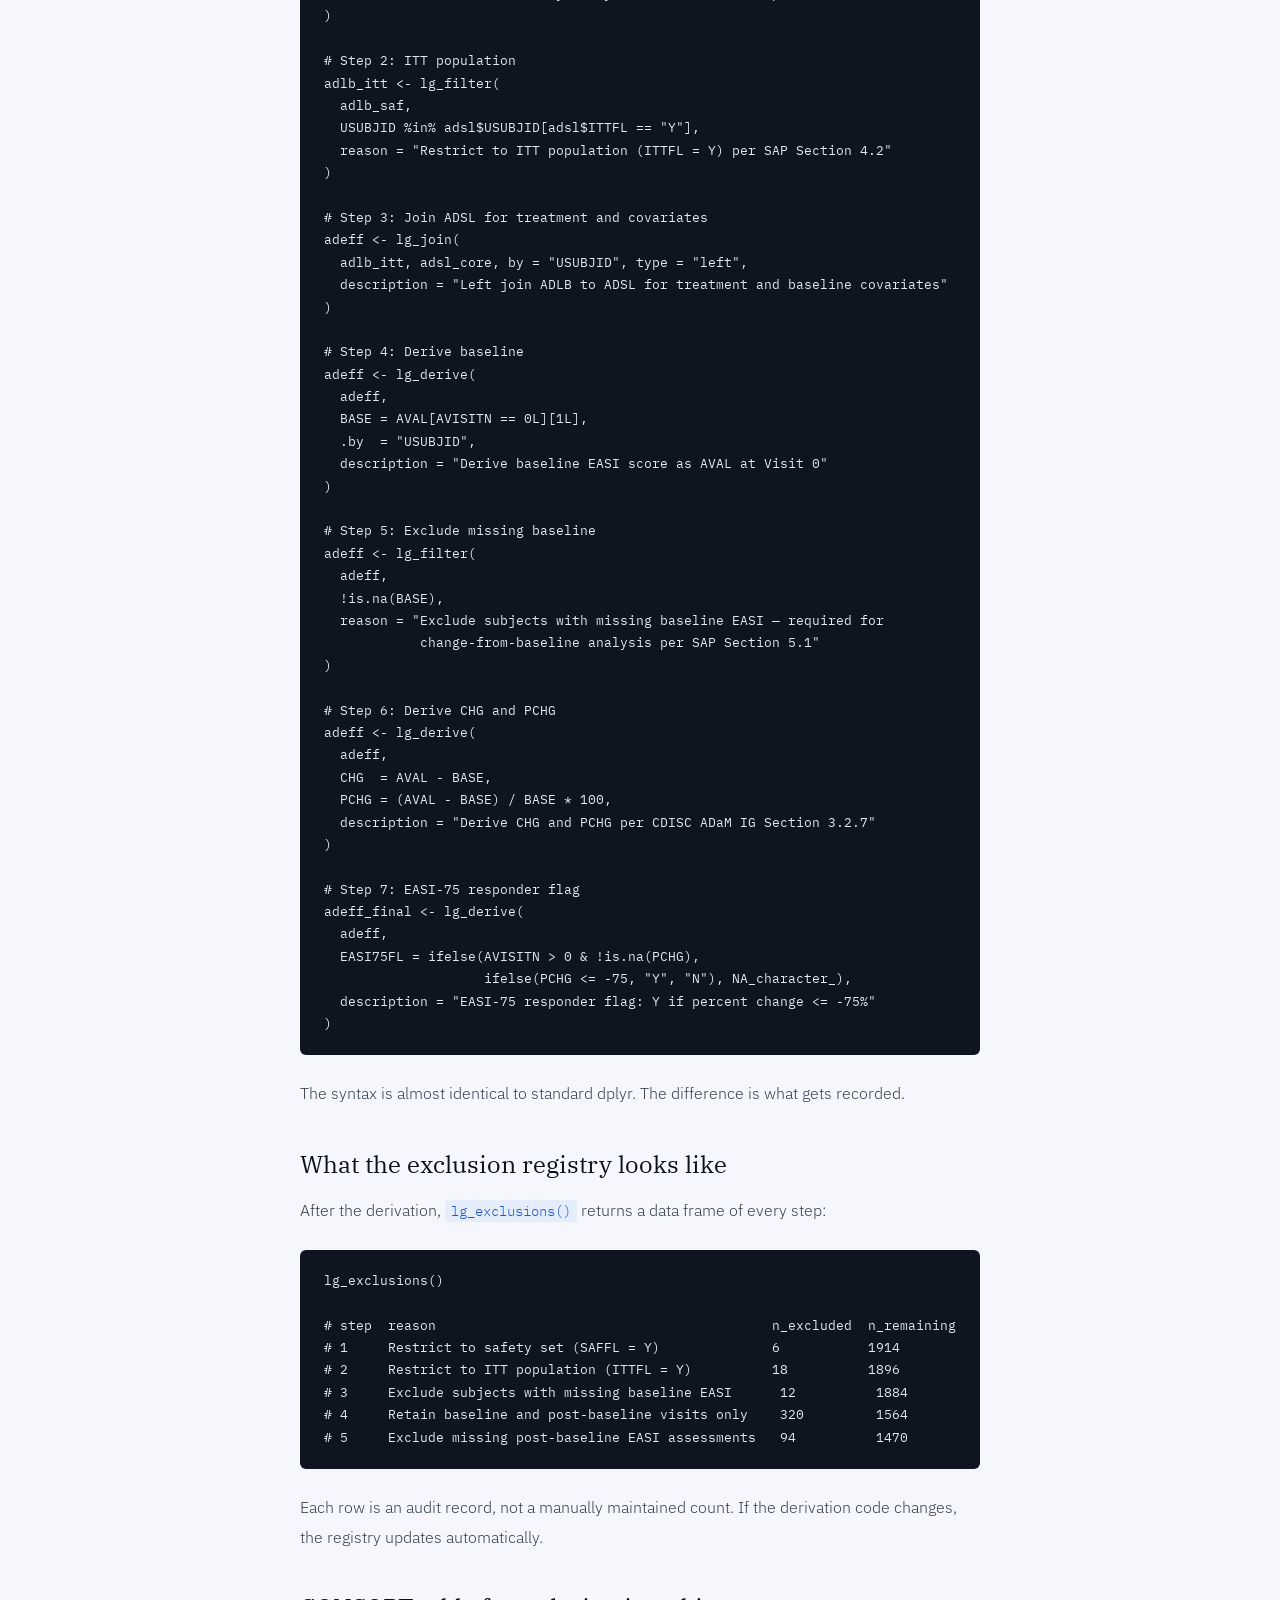
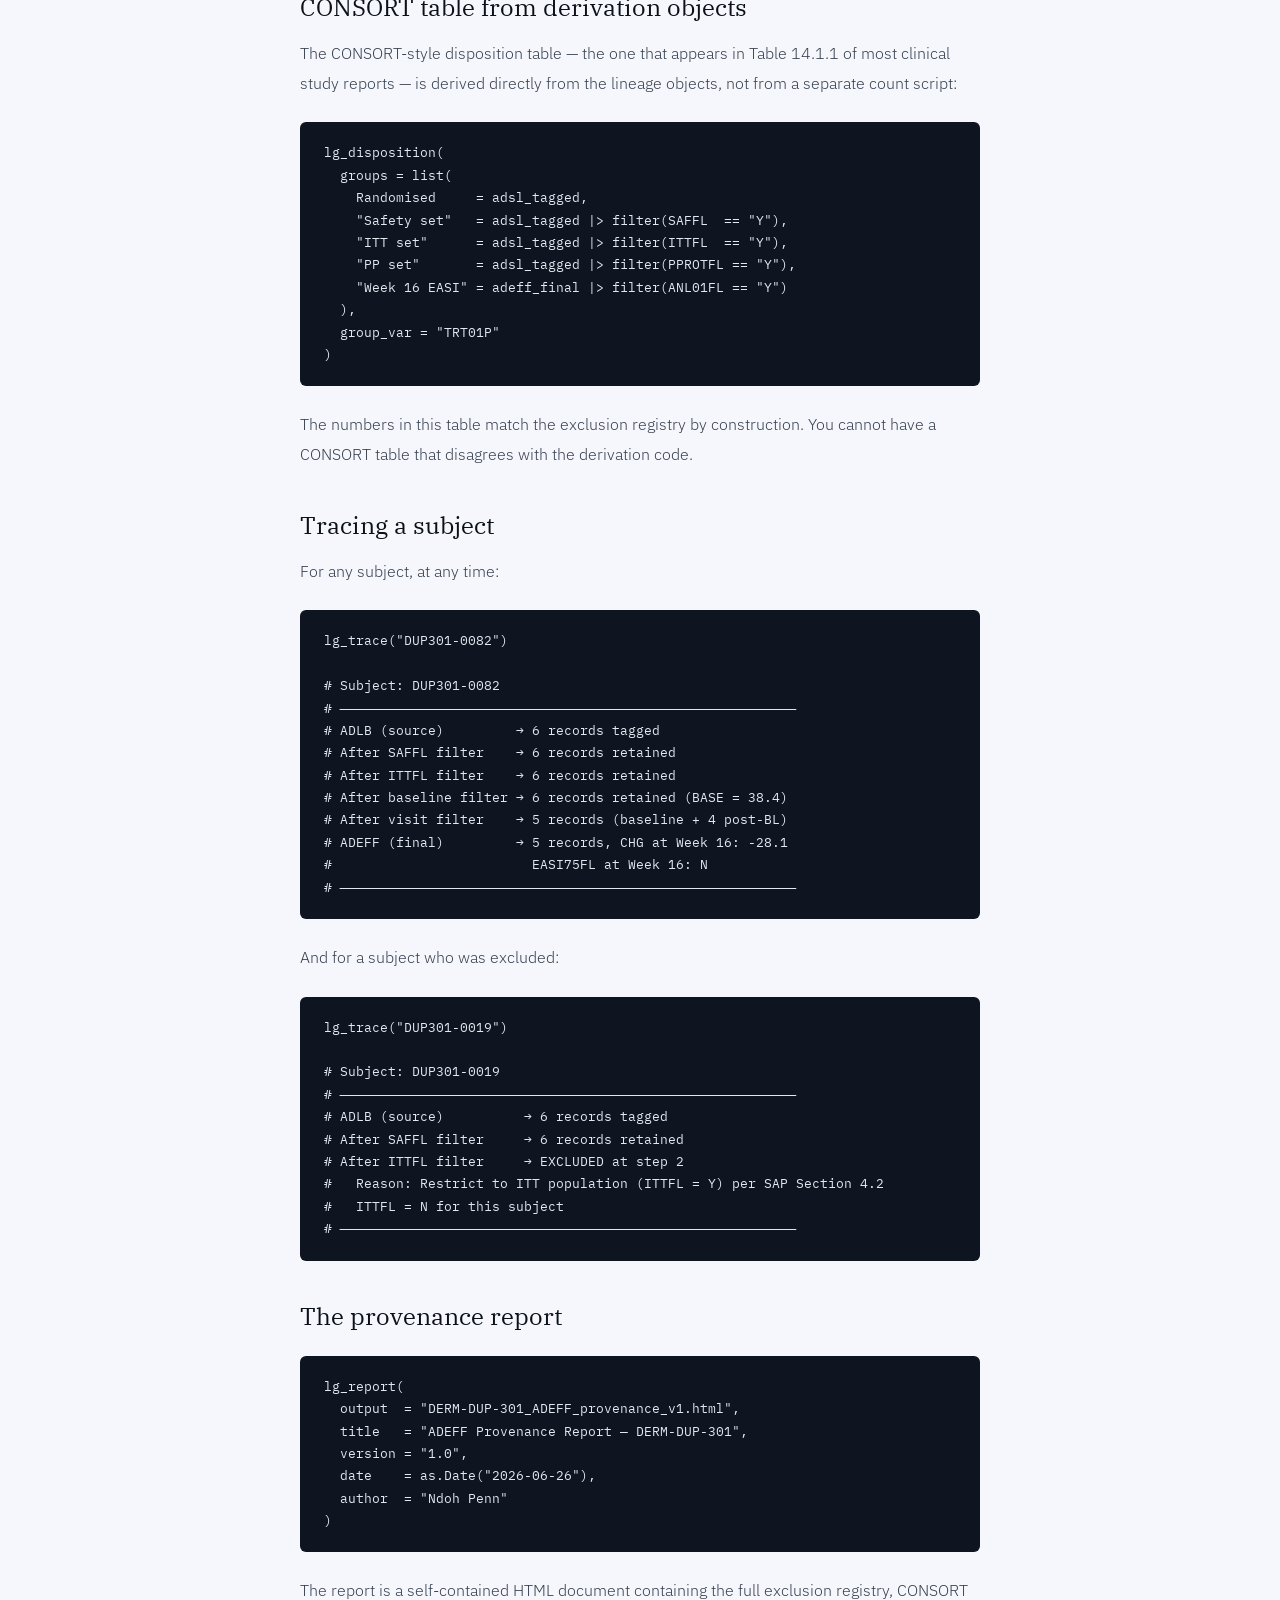
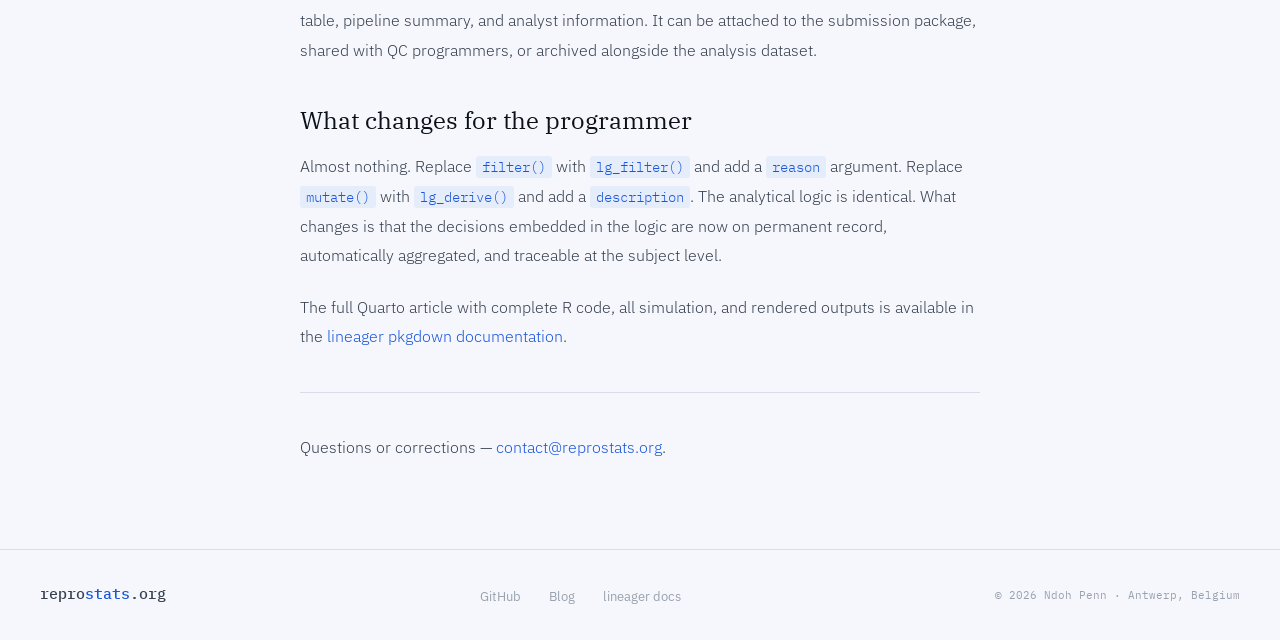
<file: blog/lineager-dermatology.html>
<!DOCTYPE html>
<html lang="en" data-theme="light">
<head>
  <meta charset="UTF-8">
  <meta name="viewport" content="width=device-width, initial-scale=1.0">
  <title>Traceable ADaM derivation: every exclusion documented with lineager — ReproStats</title>
  <meta name="description" content="Row-level data provenance and exclusion tracking for a Phase III atopic dermatitis trial — building ADEFF from ADSL and ADLB with complete lineage using lineager.">

  <!-- Favicon -->
  <link rel="icon" type="image/svg+xml" href="/favicon.svg">
  <link rel="icon" type="image/x-icon" href="/favicon.ico" sizes="16x16 32x32 48x48">
  <link rel="apple-touch-icon" sizes="180x180" href="/apple-touch-icon.png">
  <link rel="icon" type="image/png" sizes="192x192" href="/favicon-192.png">
  <link rel="icon" type="image/png" sizes="512x512" href="/favicon-512.png">
  <link rel="manifest" href="/site.webmanifest">
  <meta name="theme-color" content="#1a56db">

  <link rel="preconnect" href="https://fonts.googleapis.com">
  <link rel="preconnect" href="https://fonts.gstatic.com" crossorigin>
  <link href="https://fonts.googleapis.com/css2?family=IBM+Plex+Mono:ital,wght@0,400;0,500;1,400&family=IBM+Plex+Sans:wght@300;400;500;600&family=IBM+Plex+Serif:ital,wght@0,300;0,400;0,500;1,300;1,400&display=swap" rel="stylesheet">
  <link rel="stylesheet" href="../style.css">
</head>
<body>

<nav class="nav">
  <a href="../index.html" class="nav-logo">repro<span>stats</span>.org</a>
  <ul class="nav-links">
    <li><a href="../index.html">Packages</a></li>
    <li><a href="../blog.html" class="active">Blog</a></li>
    <li><a href="../index.html#about">About</a></li>
    <!-- Reprosia link removed during active job search (Oct 2026).
         Reinstate: <li><a href="https://reprosia.com" target="_blank" rel="noopener">Reprosia ↗</a></li> -->
  </ul>
  <div class="nav-right">
    <button class="theme-toggle" aria-label="Toggle theme">
      <svg class="icon-sun" viewBox="0 0 24 24"><circle cx="12" cy="12" r="5"/><line x1="12" y1="1" x2="12" y2="3"/><line x1="12" y1="21" x2="12" y2="23"/><line x1="4.22" y1="4.22" x2="5.64" y2="5.64"/><line x1="18.36" y1="18.36" x2="19.78" y2="19.78"/><line x1="1" y1="12" x2="3" y2="12"/><line x1="21" y1="12" x2="23" y2="12"/><line x1="4.22" y1="19.78" x2="5.64" y2="18.36"/><line x1="18.36" y1="5.64" x2="19.78" y2="4.22"/></svg>
      <svg class="icon-moon" viewBox="0 0 24 24"><path d="M21 12.79A9 9 0 1 1 11.21 3 7 7 0 0 0 21 12.79z"/></svg>
    </button>
    <a href="https://github.com/repro-stats" class="btn btn-outline btn-sm" target="_blank" rel="noopener">GitHub</a>
  </div>
  <button class="nav-burger" aria-label="Open menu" aria-expanded="false"><span></span><span></span><span></span></button>
</nav>
<nav class="nav-drawer">
  <a href="../index.html">Packages</a>
  <a href="../blog.html" class="active">Blog</a>
  <a href="../index.html#about">About</a>
  <!-- Reprosia link removed during active job search (Oct 2026).
       Reinstate: <a href="https://reprosia.com" target="_blank" rel="noopener">Reprosia ↗</a> -->
  <a href="https://github.com/repro-stats" target="_blank" rel="noopener">GitHub</a>
</nav>

<section class="post-hero">
  <div class="post-hero-inner">
    <a href="../blog.html" class="post-back">← Back to blog</a>
    <div class="post-meta">
      <span class="post-meta-item">26 Jun 2026</span>
      <span class="post-meta-item">·</span>
      <span class="post-meta-item">9 min read</span>
      <span class="post-meta-item">·</span>
      <span class="post-meta-item">Ndoh Penn</span>
    </div>
    <h1 class="display display-lg">Traceable ADaM derivation: every exclusion documented with <em>lineager</em></h1>
    <div style="display:flex;gap:0.5rem;flex-wrap:wrap;margin-top:1.5rem">
      <span class="tag">lineager</span>
      <span class="tag">CDISC ADaM</span>
      <span class="tag">Data provenance</span>
      <span class="tag">Dermatology</span>
      <span class="tag">Exclusion tracking</span>
    </div>
  </div>
</section>

<article class="post-body">

  <p>Every ADaM derivation involves exclusions. Screen failures, missing baselines, protocol deviations, out-of-window assessments — they all remove rows from the analytical dataset. The standard documentation is aggregate: "47 subjects were excluded from the per-protocol population for the reasons listed in Table 14.1.3." Which 47? Why exactly? Can you trace subject DUP301-0082 from the ADLB source record through to the ADEFF analysis record and show every step in between?</p>

  <p>In most trials, the answer is: eventually, with effort, after checking with the programmer. <code>lineager</code> makes it immediate, automatic, and self-documenting.</p>

  <h2>The idea: lineage IDs that travel with rows</h2>

  <p>The core concept is simple. When you tag a source dataset with <code>lg_tag()</code>, every row receives a unique lineage ID (<code>.__lid__</code>) that is embedded in the USUBJID and dataset name:</p>

  <pre><code>lg_start(analyst = "Ndoh Penn", study = "DERM-DUP-301",
         purpose = "ADEFF derivation — primary efficacy analysis")

adlb_tagged <- lg_tag(adlb, name = "ADLB", id_var = "USUBJID")

# Every row now carries:
# .__lid__ = "ADLB:DUP301-0001:row001"</code></pre>

  <p>This ID survives every subsequent operation. When you filter, the excluded rows are logged. When you join, both sides of the join are tracked. When you derive, the derivation description is recorded. At any point, <code>lg_trace("DUP301-0082")</code> returns that subject's complete journey.</p>

  <h2>Building ADEFF step by step</h2>

  <p>The derivation follows the standard ADaM ADEFF pattern: start from ADLB, apply population flags, merge ADSL covariates, derive baseline and change from baseline, flag responders. Each filter uses <code>lg_filter()</code> instead of <code>dplyr::filter()</code>, and each derivation uses <code>lg_derive()</code> instead of <code>mutate()</code>:</p>

  <pre><code># Step 1: Safety population
adlb_saf <- lg_filter(
  adlb_tagged,
  USUBJID %in% adsl$USUBJID[adsl$SAFFL == "Y"],
  reason = "Restrict to safety analysis set (SAFFL = Y) per SAP Section 4.1"
)

# Step 2: ITT population
adlb_itt <- lg_filter(
  adlb_saf,
  USUBJID %in% adsl$USUBJID[adsl$ITTFL == "Y"],
  reason = "Restrict to ITT population (ITTFL = Y) per SAP Section 4.2"
)

# Step 3: Join ADSL for treatment and covariates
adeff <- lg_join(
  adlb_itt, adsl_core, by = "USUBJID", type = "left",
  description = "Left join ADLB to ADSL for treatment and baseline covariates"
)

# Step 4: Derive baseline
adeff <- lg_derive(
  adeff,
  BASE = AVAL[AVISITN == 0L][1L],
  .by  = "USUBJID",
  description = "Derive baseline EASI score as AVAL at Visit 0"
)

# Step 5: Exclude missing baseline
adeff <- lg_filter(
  adeff,
  !is.na(BASE),
  reason = "Exclude subjects with missing baseline EASI — required for
            change-from-baseline analysis per SAP Section 5.1"
)

# Step 6: Derive CHG and PCHG
adeff <- lg_derive(
  adeff,
  CHG  = AVAL - BASE,
  PCHG = (AVAL - BASE) / BASE * 100,
  description = "Derive CHG and PCHG per CDISC ADaM IG Section 3.2.7"
)

# Step 7: EASI-75 responder flag
adeff_final <- lg_derive(
  adeff,
  EASI75FL = ifelse(AVISITN > 0 & !is.na(PCHG),
                    ifelse(PCHG <= -75, "Y", "N"), NA_character_),
  description = "EASI-75 responder flag: Y if percent change <= -75%"
)</code></pre>

  <p>The syntax is almost identical to standard dplyr. The difference is what gets recorded.</p>

  <h2>What the exclusion registry looks like</h2>

  <p>After the derivation, <code>lg_exclusions()</code> returns a data frame of every step:</p>

  <pre><code>lg_exclusions()

# step  reason                                          n_excluded  n_remaining
# 1     Restrict to safety set (SAFFL = Y)              6           1914
# 2     Restrict to ITT population (ITTFL = Y)          18          1896
# 3     Exclude subjects with missing baseline EASI      12          1884
# 4     Retain baseline and post-baseline visits only    320         1564
# 5     Exclude missing post-baseline EASI assessments   94          1470</code></pre>

  <p>Each row is an audit record, not a manually maintained count. If the derivation code changes, the registry updates automatically.</p>

  <h2>CONSORT table from derivation objects</h2>

  <p>The CONSORT-style disposition table — the one that appears in Table 14.1.1 of most clinical study reports — is derived directly from the lineage objects, not from a separate count script:</p>

  <pre><code>lg_disposition(
  groups = list(
    Randomised     = adsl_tagged,
    "Safety set"   = adsl_tagged |> filter(SAFFL  == "Y"),
    "ITT set"      = adsl_tagged |> filter(ITTFL  == "Y"),
    "PP set"       = adsl_tagged |> filter(PPROTFL == "Y"),
    "Week 16 EASI" = adeff_final |> filter(ANL01FL == "Y")
  ),
  group_var = "TRT01P"
)</code></pre>

  <p>The numbers in this table match the exclusion registry by construction. You cannot have a CONSORT table that disagrees with the derivation code.</p>

  <h2>Tracing a subject</h2>

  <p>For any subject, at any time:</p>

  <pre><code>lg_trace("DUP301-0082")

# Subject: DUP301-0082
# ─────────────────────────────────────────────────────────
# ADLB (source)         → 6 records tagged
# After SAFFL filter    → 6 records retained
# After ITTFL filter    → 6 records retained
# After baseline filter → 6 records retained (BASE = 38.4)
# After visit filter    → 5 records (baseline + 4 post-BL)
# ADEFF (final)         → 5 records, CHG at Week 16: -28.1
#                         EASI75FL at Week 16: N
# ─────────────────────────────────────────────────────────</code></pre>

  <p>And for a subject who was excluded:</p>

  <pre><code>lg_trace("DUP301-0019")

# Subject: DUP301-0019
# ─────────────────────────────────────────────────────────
# ADLB (source)          → 6 records tagged
# After SAFFL filter     → 6 records retained
# After ITTFL filter     → EXCLUDED at step 2
#   Reason: Restrict to ITT population (ITTFL = Y) per SAP Section 4.2
#   ITTFL = N for this subject
# ─────────────────────────────────────────────────────────</code></pre>

  <h2>The provenance report</h2>

  <pre><code>lg_report(
  output  = "DERM-DUP-301_ADEFF_provenance_v1.html",
  title   = "ADEFF Provenance Report — DERM-DUP-301",
  version = "1.0",
  date    = as.Date("2026-06-26"),
  author  = "Ndoh Penn"
)</code></pre>

  <p>The report is a self-contained HTML document containing the full exclusion registry, CONSORT table, pipeline summary, and analyst information. It can be attached to the submission package, shared with QC programmers, or archived alongside the analysis dataset.</p>

  <h2>What changes for the programmer</h2>

  <p>Almost nothing. Replace <code>filter()</code> with <code>lg_filter()</code> and add a <code>reason</code> argument. Replace <code>mutate()</code> with <code>lg_derive()</code> and add a <code>description</code>. The analytical logic is identical. What changes is that the decisions embedded in the logic are now on permanent record, automatically aggregated, and traceable at the subject level.</p>

  <p>The full Quarto article with complete R code, all simulation, and rendered outputs is available in the <a href="https://reprostats.org/lineager/articles/lineager-dermatology.html" target="_blank" rel="noopener">lineager pkgdown documentation</a>.</p>

  <hr class="post-divider">

  <p>Questions or corrections — <a href="mailto:contact@reprostats.org">contact@reprostats.org</a>.</p>

</article>

<footer>
  <a href="../" class="footer-logo">repro<span>stats</span>.org</a>
  <ul class="footer-links">
    <li><a href="https://github.com/repro-stats" target="_blank" rel="noopener">GitHub</a></li>
    <li><a href="../blog.html">Blog</a></li>
    <li><a href="https://reprostats.org/lineager/" target="_blank" rel="noopener">lineager docs</a></li>
    <!-- Reprosia link removed during active job search (Oct 2026).
         Reinstate: <li><a href="https://reprosia.com" target="_blank" rel="noopener">Reprosia</a></li> -->
  </ul>
  <span class="footer-copy">© 2026 Ndoh Penn · Antwerp, Belgium</span>
</footer>

<script src="../main.js"></script>
</body>
</html>
</file>
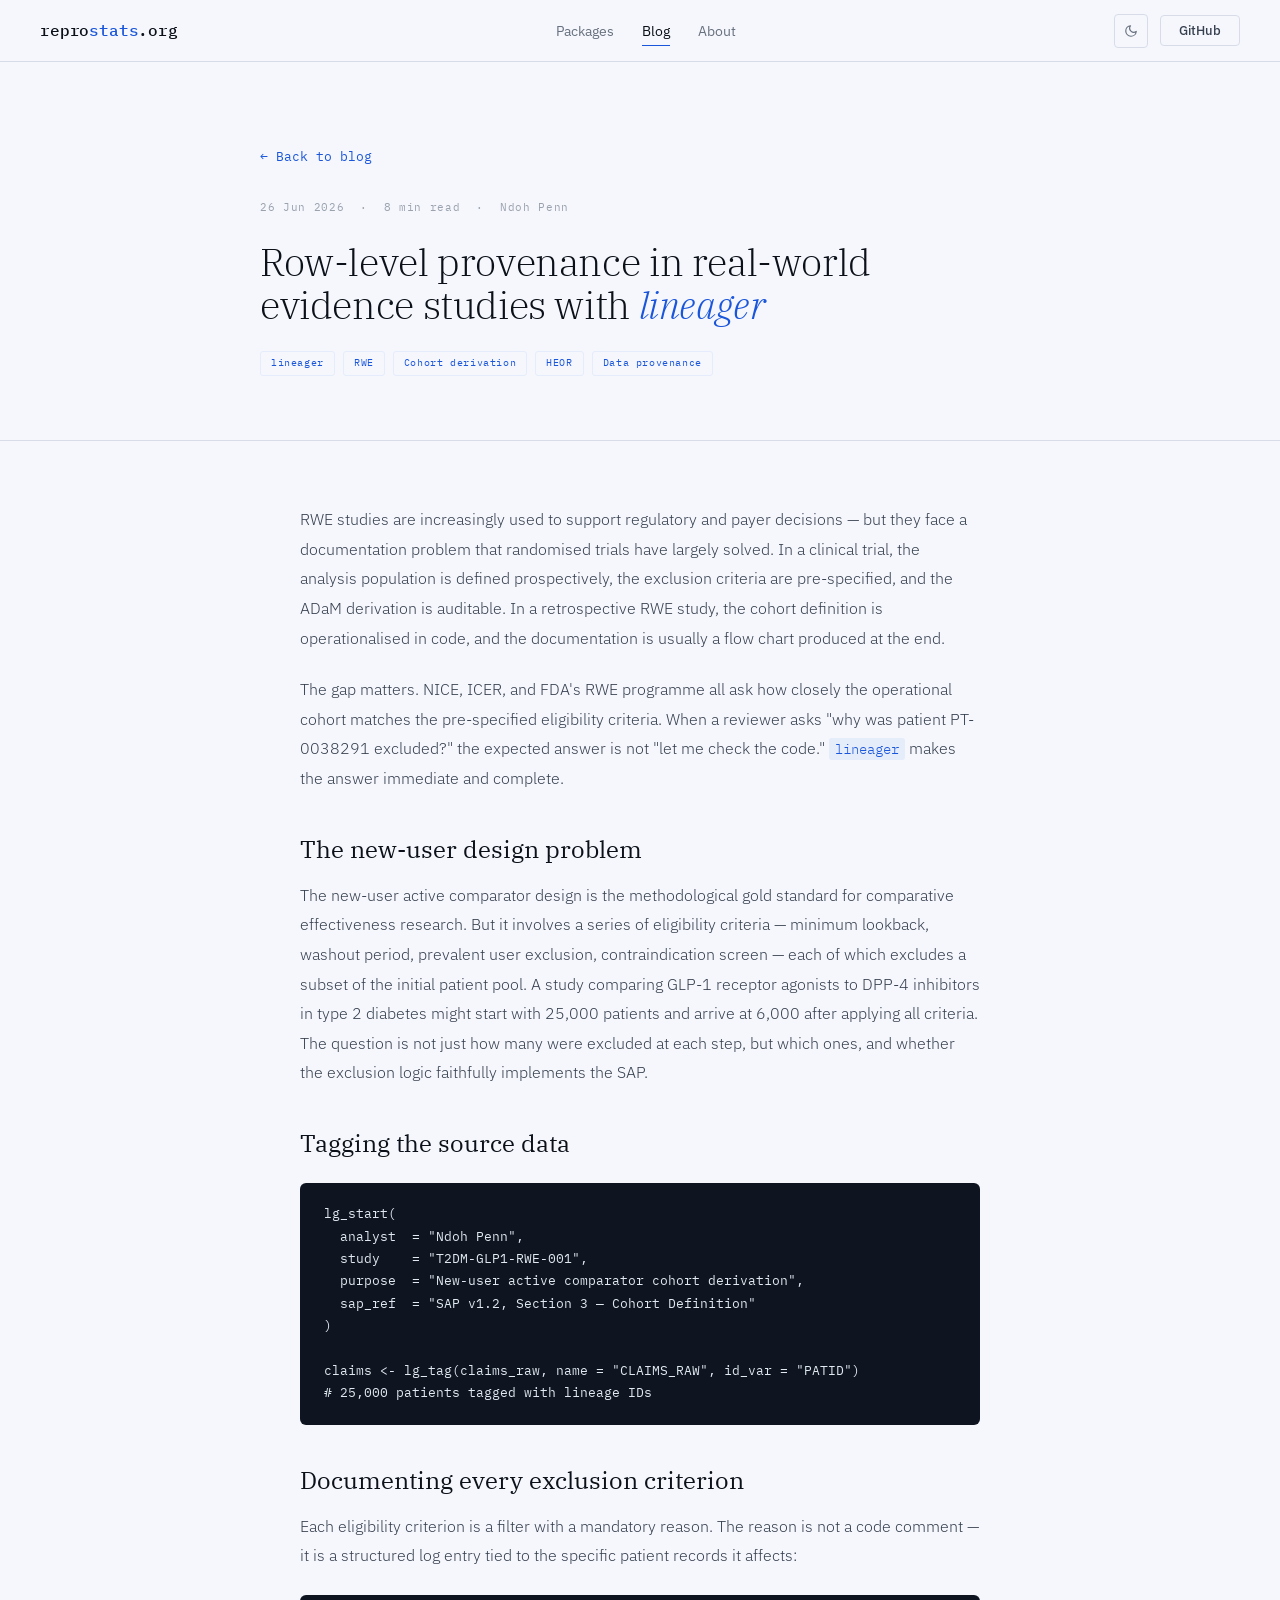
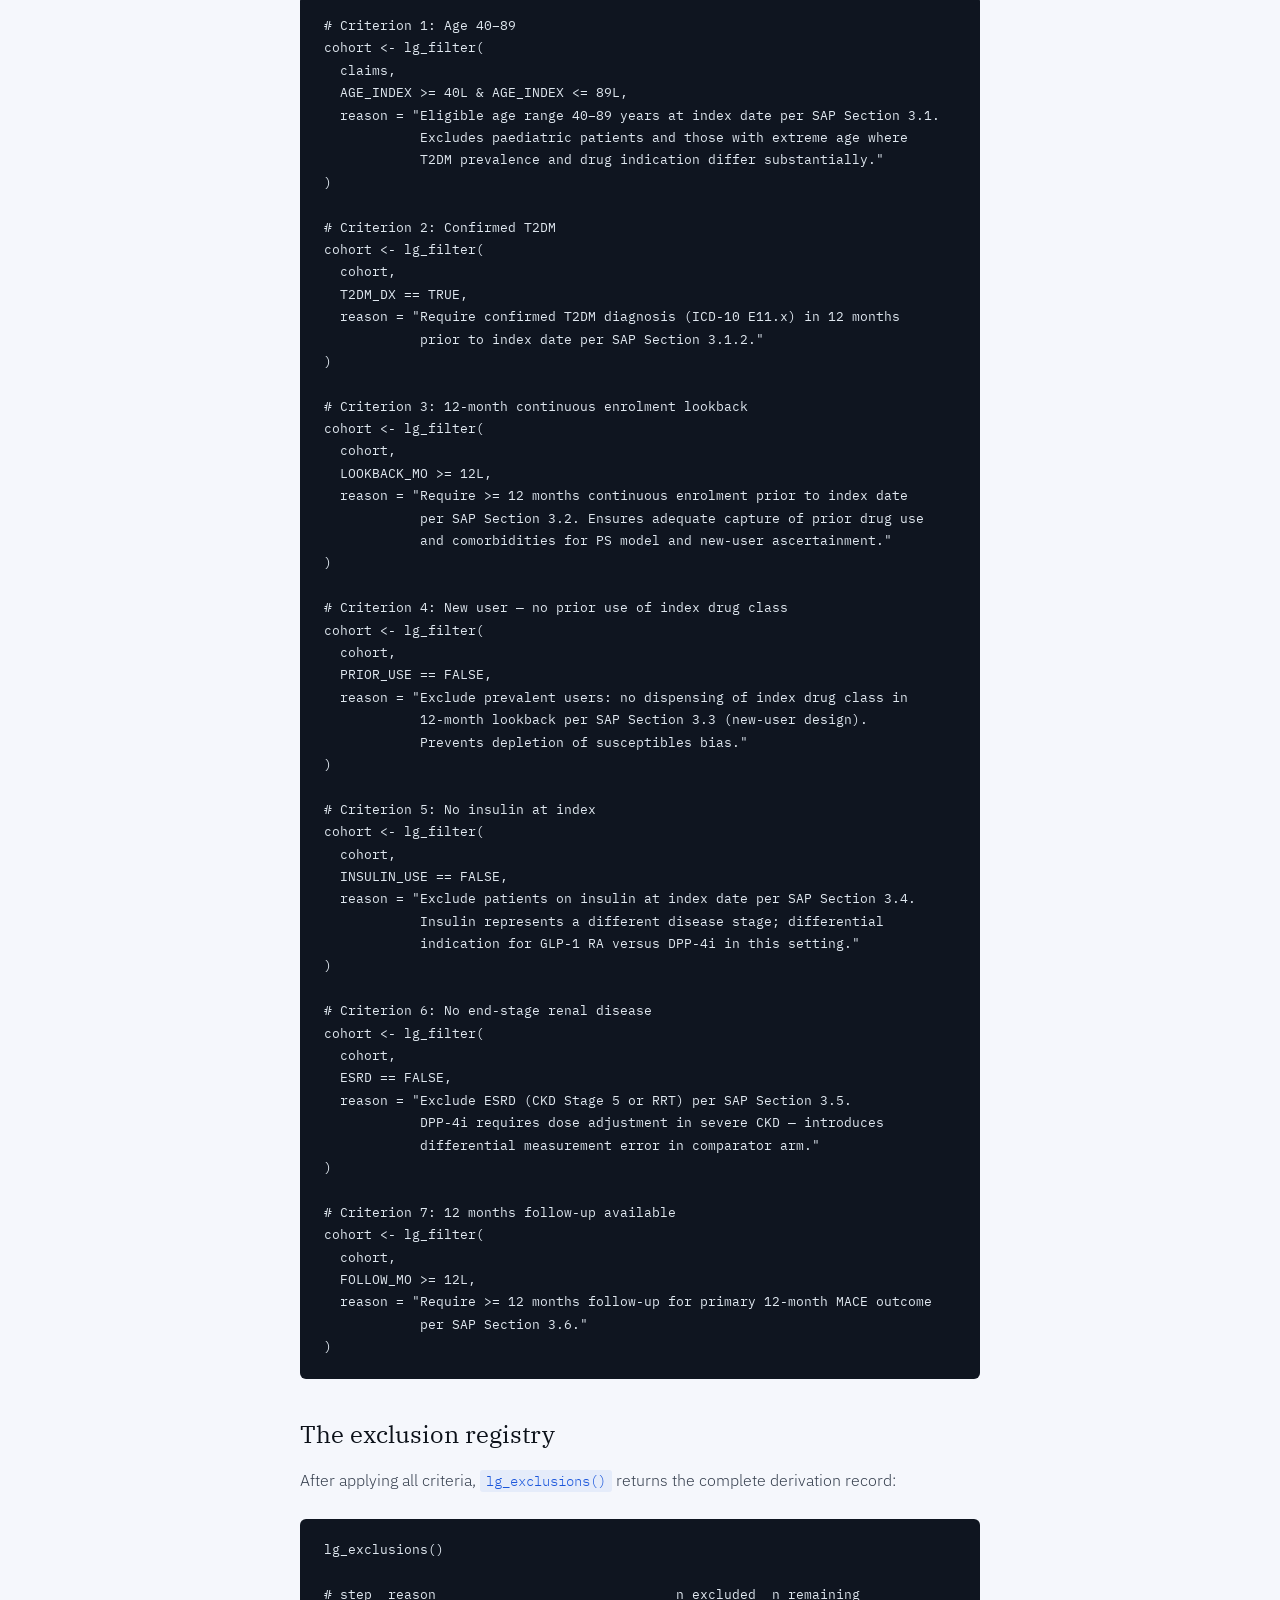
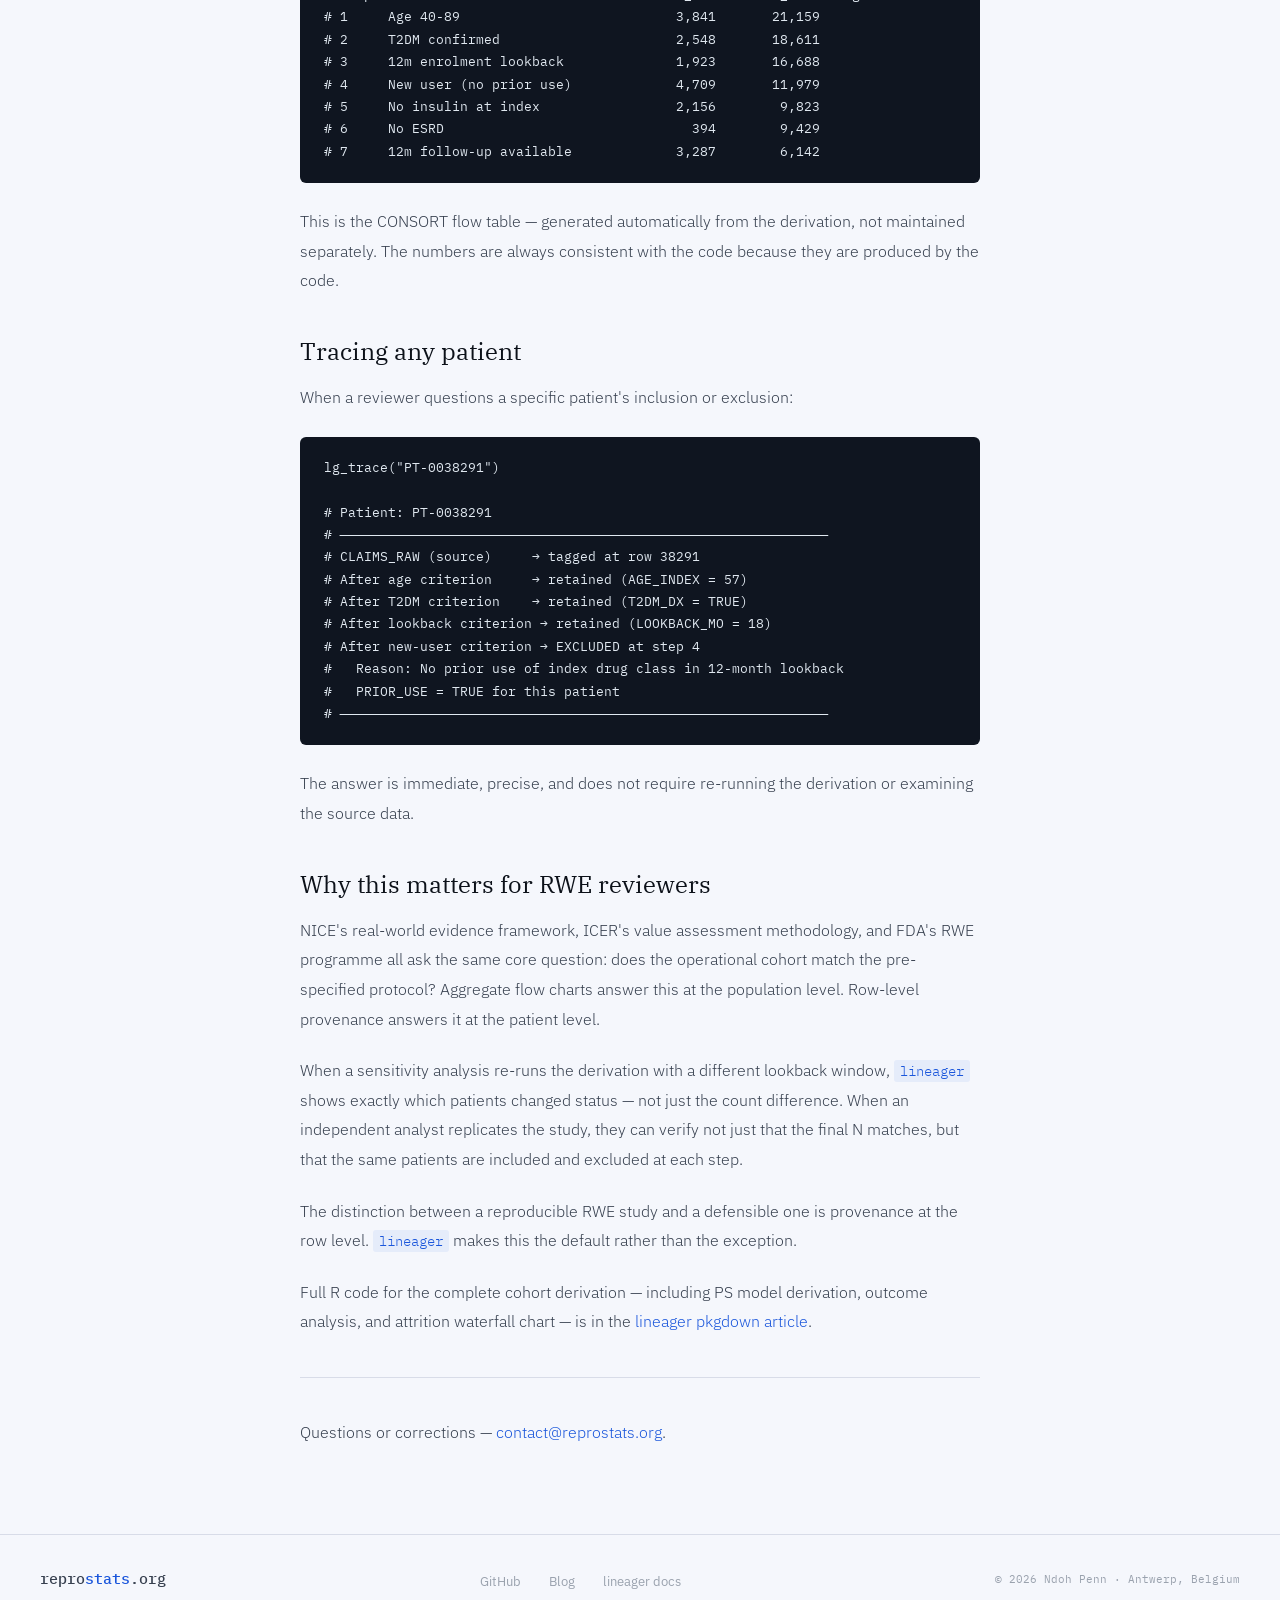
<file: blog/lineager-rwe.html>
<!DOCTYPE html>
<html lang="en" data-theme="light">
<head>
  <meta charset="UTF-8">
  <meta name="viewport" content="width=device-width, initial-scale=1.0">
  <title>Row-level provenance in real-world evidence studies with lineager — ReproStats</title>
  <meta name="description" content="New-user active comparator cohort derivation with complete exclusion documentation using lineager — building a defensible RWE study from administrative claims data.">

  <!-- Favicon -->
  <link rel="icon" type="image/svg+xml" href="/favicon.svg">
  <link rel="icon" type="image/x-icon" href="/favicon.ico" sizes="16x16 32x32 48x48">
  <link rel="apple-touch-icon" sizes="180x180" href="/apple-touch-icon.png">
  <link rel="icon" type="image/png" sizes="192x192" href="/favicon-192.png">
  <link rel="icon" type="image/png" sizes="512x512" href="/favicon-512.png">
  <link rel="manifest" href="/site.webmanifest">
  <meta name="theme-color" content="#1a56db">

  <link rel="preconnect" href="https://fonts.googleapis.com">
  <link rel="preconnect" href="https://fonts.gstatic.com" crossorigin>
  <link href="https://fonts.googleapis.com/css2?family=IBM+Plex+Mono:ital,wght@0,400;0,500;1,400&family=IBM+Plex+Sans:wght@300;400;500;600&family=IBM+Plex+Serif:ital,wght@0,300;0,400;0,500;1,300;1,400&display=swap" rel="stylesheet">
  <link rel="stylesheet" href="../style.css">
</head>
<body>

<nav class="nav">
  <a href="../index.html" class="nav-logo">repro<span>stats</span>.org</a>
  <ul class="nav-links">
    <li><a href="../index.html">Packages</a></li>
    <li><a href="../blog.html" class="active">Blog</a></li>
    <li><a href="../index.html#about">About</a></li>
    <!-- Reprosia link removed during active job search (Oct 2026).
         Reinstate: <li><a href="https://reprosia.com" target="_blank" rel="noopener">Reprosia ↗</a></li> -->
  </ul>
  <div class="nav-right">
    <button class="theme-toggle" aria-label="Toggle theme">
      <svg class="icon-sun" viewBox="0 0 24 24"><circle cx="12" cy="12" r="5"/><line x1="12" y1="1" x2="12" y2="3"/><line x1="12" y1="21" x2="12" y2="23"/><line x1="4.22" y1="4.22" x2="5.64" y2="5.64"/><line x1="18.36" y1="18.36" x2="19.78" y2="19.78"/><line x1="1" y1="12" x2="3" y2="12"/><line x1="21" y1="12" x2="23" y2="12"/><line x1="4.22" y1="19.78" x2="5.64" y2="18.36"/><line x1="18.36" y1="5.64" x2="19.78" y2="4.22"/></svg>
      <svg class="icon-moon" viewBox="0 0 24 24"><path d="M21 12.79A9 9 0 1 1 11.21 3 7 7 0 0 0 21 12.79z"/></svg>
    </button>
    <a href="https://github.com/repro-stats" class="btn btn-outline btn-sm" target="_blank" rel="noopener">GitHub</a>
  </div>
  <button class="nav-burger" aria-label="Open menu" aria-expanded="false"><span></span><span></span><span></span></button>
</nav>
<nav class="nav-drawer">
  <a href="../index.html">Packages</a>
  <a href="../blog.html" class="active">Blog</a>
  <a href="../index.html#about">About</a>
  <!-- Reprosia link removed during active job search (Oct 2026).
       Reinstate: <a href="https://reprosia.com" target="_blank" rel="noopener">Reprosia ↗</a> -->
  <a href="https://github.com/repro-stats" target="_blank" rel="noopener">GitHub</a>
</nav>

<section class="post-hero">
  <div class="post-hero-inner">
    <a href="../blog.html" class="post-back">← Back to blog</a>
    <div class="post-meta">
      <span class="post-meta-item">26 Jun 2026</span>
      <span class="post-meta-item">·</span>
      <span class="post-meta-item">8 min read</span>
      <span class="post-meta-item">·</span>
      <span class="post-meta-item">Ndoh Penn</span>
    </div>
    <h1 class="display display-lg">Row-level provenance in real-world evidence studies with <em>lineager</em></h1>
    <div style="display:flex;gap:0.5rem;flex-wrap:wrap;margin-top:1.5rem">
      <span class="tag">lineager</span>
      <span class="tag">RWE</span>
      <span class="tag">Cohort derivation</span>
      <span class="tag">HEOR</span>
      <span class="tag">Data provenance</span>
    </div>
  </div>
</section>

<article class="post-body">

  <p>RWE studies are increasingly used to support regulatory and payer decisions — but they face a documentation problem that randomised trials have largely solved. In a clinical trial, the analysis population is defined prospectively, the exclusion criteria are pre-specified, and the ADaM derivation is auditable. In a retrospective RWE study, the cohort definition is operationalised in code, and the documentation is usually a flow chart produced at the end.</p>

  <p>The gap matters. NICE, ICER, and FDA's RWE programme all ask how closely the operational cohort matches the pre-specified eligibility criteria. When a reviewer asks "why was patient PT-0038291 excluded?" the expected answer is not "let me check the code." <code>lineager</code> makes the answer immediate and complete.</p>

  <h2>The new-user design problem</h2>

  <p>The new-user active comparator design is the methodological gold standard for comparative effectiveness research. But it involves a series of eligibility criteria — minimum lookback, washout period, prevalent user exclusion, contraindication screen — each of which excludes a subset of the initial patient pool. A study comparing GLP-1 receptor agonists to DPP-4 inhibitors in type 2 diabetes might start with 25,000 patients and arrive at 6,000 after applying all criteria. The question is not just how many were excluded at each step, but which ones, and whether the exclusion logic faithfully implements the SAP.</p>

  <h2>Tagging the source data</h2>

  <pre><code>lg_start(
  analyst  = "Ndoh Penn",
  study    = "T2DM-GLP1-RWE-001",
  purpose  = "New-user active comparator cohort derivation",
  sap_ref  = "SAP v1.2, Section 3 — Cohort Definition"
)

claims <- lg_tag(claims_raw, name = "CLAIMS_RAW", id_var = "PATID")
# 25,000 patients tagged with lineage IDs</code></pre>

  <h2>Documenting every exclusion criterion</h2>

  <p>Each eligibility criterion is a filter with a mandatory reason. The reason is not a code comment — it is a structured log entry tied to the specific patient records it affects:</p>

  <pre><code># Criterion 1: Age 40–89
cohort <- lg_filter(
  claims,
  AGE_INDEX >= 40L & AGE_INDEX <= 89L,
  reason = "Eligible age range 40–89 years at index date per SAP Section 3.1.
            Excludes paediatric patients and those with extreme age where
            T2DM prevalence and drug indication differ substantially."
)

# Criterion 2: Confirmed T2DM
cohort <- lg_filter(
  cohort,
  T2DM_DX == TRUE,
  reason = "Require confirmed T2DM diagnosis (ICD-10 E11.x) in 12 months
            prior to index date per SAP Section 3.1.2."
)

# Criterion 3: 12-month continuous enrolment lookback
cohort <- lg_filter(
  cohort,
  LOOKBACK_MO >= 12L,
  reason = "Require >= 12 months continuous enrolment prior to index date
            per SAP Section 3.2. Ensures adequate capture of prior drug use
            and comorbidities for PS model and new-user ascertainment."
)

# Criterion 4: New user — no prior use of index drug class
cohort <- lg_filter(
  cohort,
  PRIOR_USE == FALSE,
  reason = "Exclude prevalent users: no dispensing of index drug class in
            12-month lookback per SAP Section 3.3 (new-user design).
            Prevents depletion of susceptibles bias."
)

# Criterion 5: No insulin at index
cohort <- lg_filter(
  cohort,
  INSULIN_USE == FALSE,
  reason = "Exclude patients on insulin at index date per SAP Section 3.4.
            Insulin represents a different disease stage; differential
            indication for GLP-1 RA versus DPP-4i in this setting."
)

# Criterion 6: No end-stage renal disease
cohort <- lg_filter(
  cohort,
  ESRD == FALSE,
  reason = "Exclude ESRD (CKD Stage 5 or RRT) per SAP Section 3.5.
            DPP-4i requires dose adjustment in severe CKD — introduces
            differential measurement error in comparator arm."
)

# Criterion 7: 12 months follow-up available
cohort <- lg_filter(
  cohort,
  FOLLOW_MO >= 12L,
  reason = "Require >= 12 months follow-up for primary 12-month MACE outcome
            per SAP Section 3.6."
)</code></pre>

  <h2>The exclusion registry</h2>

  <p>After applying all criteria, <code>lg_exclusions()</code> returns the complete derivation record:</p>

  <pre><code>lg_exclusions()

# step  reason                              n_excluded  n_remaining
# 1     Age 40-89                           3,841       21,159
# 2     T2DM confirmed                      2,548       18,611
# 3     12m enrolment lookback              1,923       16,688
# 4     New user (no prior use)             4,709       11,979
# 5     No insulin at index                 2,156        9,823
# 6     No ESRD                               394        9,429
# 7     12m follow-up available             3,287        6,142</code></pre>

  <p>This is the CONSORT flow table — generated automatically from the derivation, not maintained separately. The numbers are always consistent with the code because they are produced by the code.</p>

  <h2>Tracing any patient</h2>

  <p>When a reviewer questions a specific patient's inclusion or exclusion:</p>

  <pre><code>lg_trace("PT-0038291")

# Patient: PT-0038291
# ─────────────────────────────────────────────────────────────
# CLAIMS_RAW (source)     → tagged at row 38291
# After age criterion     → retained (AGE_INDEX = 57)
# After T2DM criterion    → retained (T2DM_DX = TRUE)
# After lookback criterion → retained (LOOKBACK_MO = 18)
# After new-user criterion → EXCLUDED at step 4
#   Reason: No prior use of index drug class in 12-month lookback
#   PRIOR_USE = TRUE for this patient
# ─────────────────────────────────────────────────────────────</code></pre>

  <p>The answer is immediate, precise, and does not require re-running the derivation or examining the source data.</p>

  <h2>Why this matters for RWE reviewers</h2>

  <p>NICE's real-world evidence framework, ICER's value assessment methodology, and FDA's RWE programme all ask the same core question: does the operational cohort match the pre-specified protocol? Aggregate flow charts answer this at the population level. Row-level provenance answers it at the patient level.</p>

  <p>When a sensitivity analysis re-runs the derivation with a different lookback window, <code>lineager</code> shows exactly which patients changed status — not just the count difference. When an independent analyst replicates the study, they can verify not just that the final N matches, but that the same patients are included and excluded at each step.</p>

  <p>The distinction between a reproducible RWE study and a defensible one is provenance at the row level. <code>lineager</code> makes this the default rather than the exception.</p>

  <p>Full R code for the complete cohort derivation — including PS model derivation, outcome analysis, and attrition waterfall chart — is in the <a href="https://reprostats.org/lineager/articles/lineager-rwe.html" target="_blank" rel="noopener">lineager pkgdown article</a>.</p>

  <hr class="post-divider">

  <p>Questions or corrections — <a href="mailto:contact@reprostats.org">contact@reprostats.org</a>.</p>

</article>

<footer>
  <a href="../" class="footer-logo">repro<span>stats</span>.org</a>
  <ul class="footer-links">
    <li><a href="https://github.com/repro-stats" target="_blank" rel="noopener">GitHub</a></li>
    <li><a href="../blog.html">Blog</a></li>
    <li><a href="https://reprostats.org/lineager/" target="_blank" rel="noopener">lineager docs</a></li>
    <!-- Reprosia link removed during active job search (Oct 2026).
         Reinstate: <li><a href="https://reprosia.com" target="_blank" rel="noopener">Reprosia</a></li> -->
  </ul>
  <span class="footer-copy">© 2026 Ndoh Penn · Antwerp, Belgium</span>
</footer>

<script src="../main.js"></script>
</body>
</html>
</file>
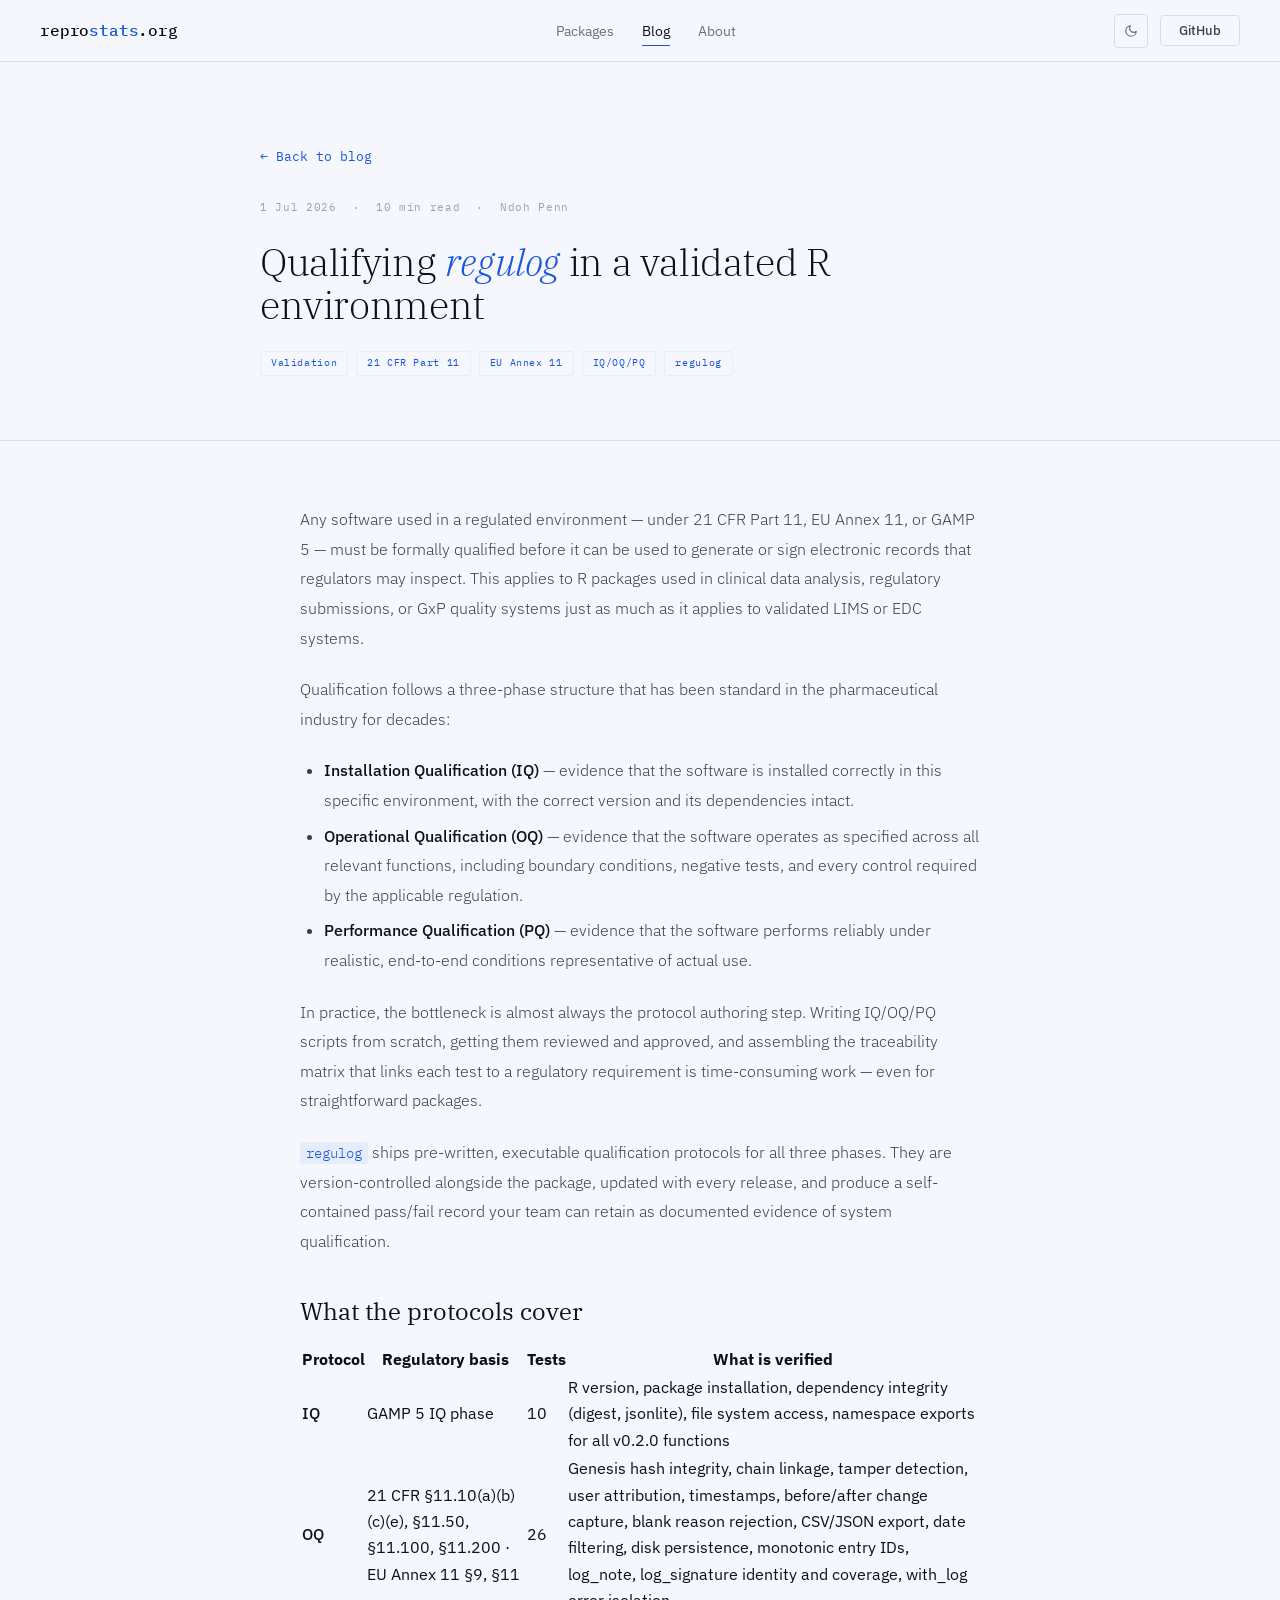
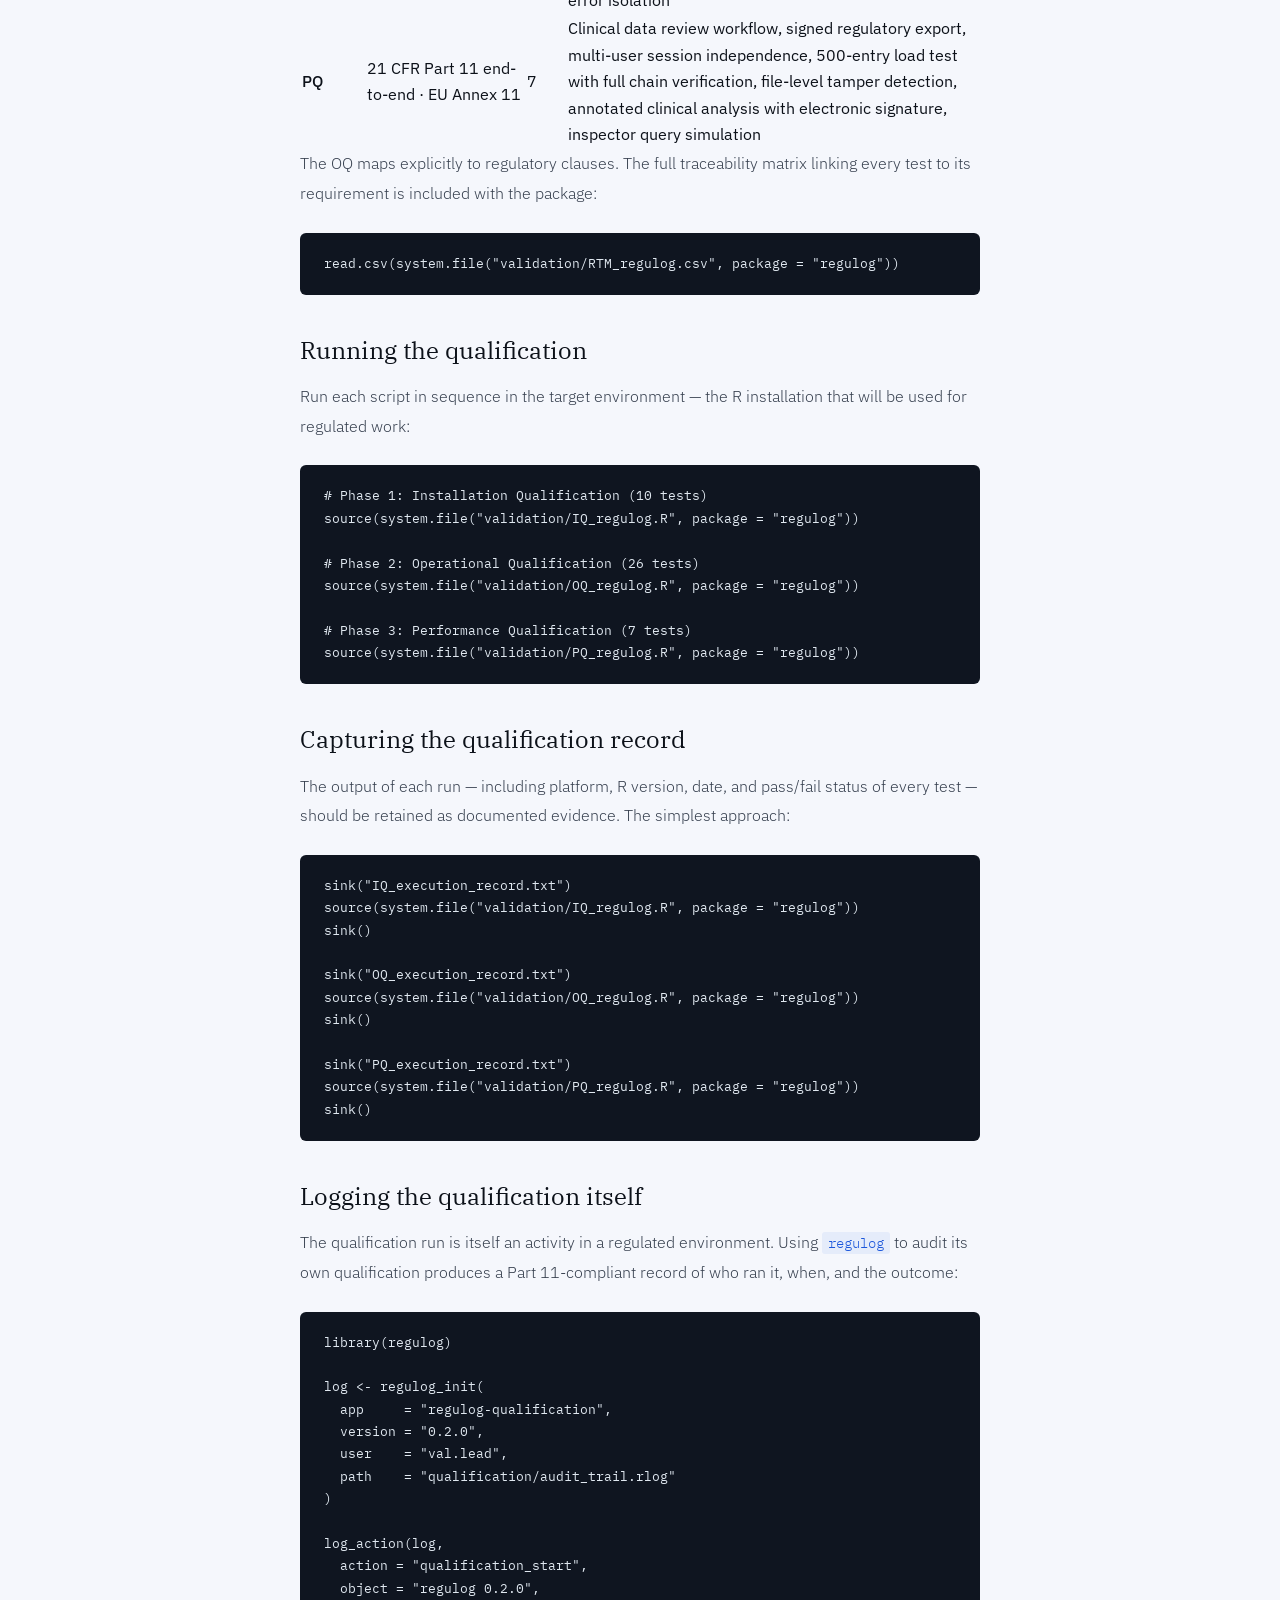
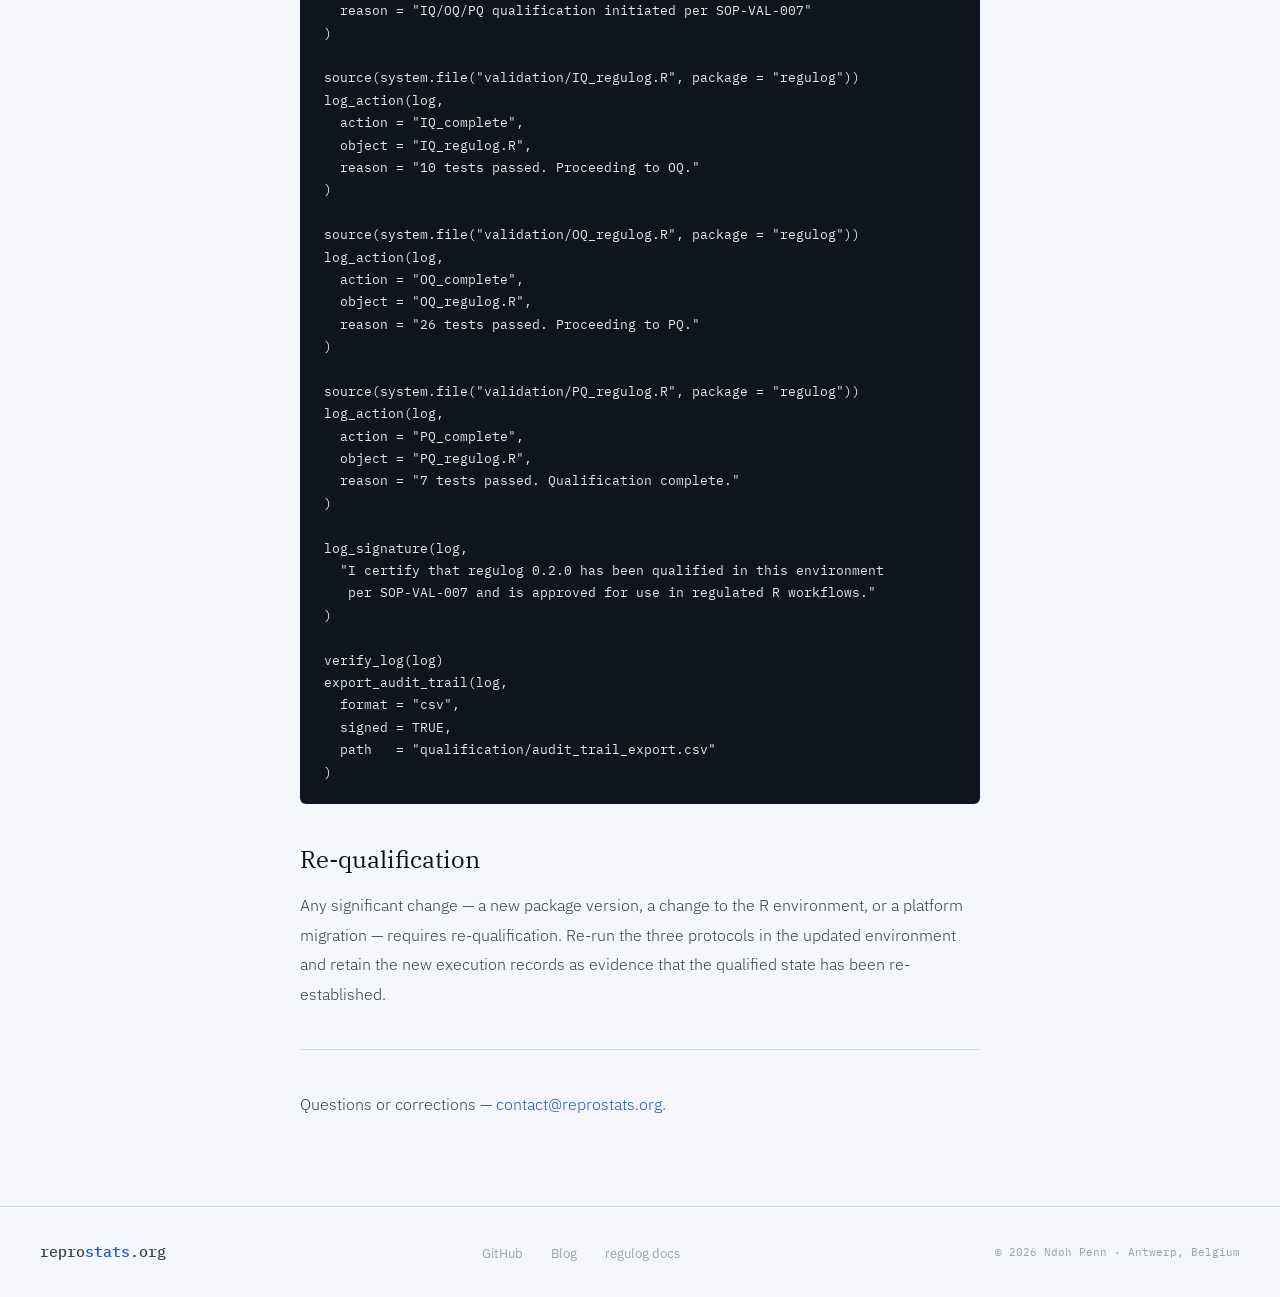
<file: blog/qualifying-regulog-validated-environment.html>
<!DOCTYPE html>
<html lang="en" data-theme="light">
<head>
  <meta charset="UTF-8">
  <meta name="viewport" content="width=device-width, initial-scale=1.0">
  <title>Qualifying regulog in a Validated R Environment — Reprostats</title>
  <meta name="description" content="A practical guide to running the regulog IQ/OQ/PQ qualification protocols in a 21 CFR Part 11 or EU Annex 11 regulated environment.">

  <!-- Favicon -->
  <link rel="icon" type="image/svg+xml" href="/favicon.svg">
  <link rel="icon" type="image/x-icon" href="/favicon.ico" sizes="16x16 32x32 48x48">
  <link rel="apple-touch-icon" sizes="180x180" href="/apple-touch-icon.png">
  <link rel="icon" type="image/png" sizes="192x192" href="/favicon-192.png">
  <link rel="icon" type="image/png" sizes="512x512" href="/favicon-512.png">
  <link rel="manifest" href="/site.webmanifest">
  <meta name="theme-color" content="#1a56db">

  <link rel="preconnect" href="https://fonts.googleapis.com">
  <link rel="preconnect" href="https://fonts.gstatic.com" crossorigin>
  <link href="https://fonts.googleapis.com/css2?family=IBM+Plex+Mono:ital,wght@0,400;0,500;1,400&family=IBM+Plex+Sans:wght@300;400;500;600&family=IBM+Plex+Serif:ital,wght@0,300;0,400;0,500;1,300;1,400&display=swap" rel="stylesheet">
  <link rel="stylesheet" href="../style.css">
</head>
<body>

<nav class="nav">
  <a href="../index.html" class="nav-logo">repro<span>stats</span>.org</a>
  <ul class="nav-links">
    <li><a href="../index.html">Packages</a></li>
    <li><a href="../blog.html" class="active">Blog</a></li>
    <li><a href="../index.html#about">About</a></li>
    <!-- Reprosia link removed during active job search (Oct 2026).
         Reinstate: <li><a href="https://reprosia.com" target="_blank" rel="noopener">Reprosia ↗</a></li> -->
  </ul>
  <div class="nav-right">
    <button class="theme-toggle" aria-label="Toggle theme">
      <svg class="icon-sun" viewBox="0 0 24 24"><circle cx="12" cy="12" r="5"/><line x1="12" y1="1" x2="12" y2="3"/><line x1="12" y1="21" x2="12" y2="23"/><line x1="4.22" y1="4.22" x2="5.64" y2="5.64"/><line x1="18.36" y1="18.36" x2="19.78" y2="19.78"/><line x1="1" y1="12" x2="3" y2="12"/><line x1="21" y1="12" x2="23" y2="12"/><line x1="4.22" y1="19.78" x2="5.64" y2="18.36"/><line x1="18.36" y1="5.64" x2="19.78" y2="4.22"/></svg>
      <svg class="icon-moon" viewBox="0 0 24 24"><path d="M21 12.79A9 9 0 1 1 11.21 3 7 7 0 0 0 21 12.79z"/></svg>
    </button>
    <a href="https://github.com/repro-stats" class="btn btn-outline btn-sm" target="_blank" rel="noopener">GitHub</a>
  </div>
  <button class="nav-burger" aria-label="Open menu" aria-expanded="false"><span></span><span></span><span></span></button>
</nav>
<nav class="nav-drawer">
  <a href="../index.html">Packages</a>
  <a href="../blog.html" class="active">Blog</a>
  <a href="../index.html#about">About</a>
  <!-- Reprosia link removed during active job search (Oct 2026).
       Reinstate: <a href="https://reprosia.com" target="_blank" rel="noopener">Reprosia ↗</a> -->
  <a href="https://github.com/repro-stats" target="_blank" rel="noopener">GitHub</a>
</nav>

<section class="post-hero">
  <div class="post-hero-inner">
    <a href="../blog.html" class="post-back">← Back to blog</a>
    <div class="post-meta">
      <span class="post-meta-item">1 Jul 2026</span>
      <span class="post-meta-item">·</span>
      <span class="post-meta-item">10 min read</span>
      <span class="post-meta-item">·</span>
      <span class="post-meta-item">Ndoh Penn</span>
    </div>
    <h1 class="display display-lg">Qualifying <em>regulog</em> in a validated R environment</h1>
    <div style="display:flex;gap:0.5rem;flex-wrap:wrap;margin-top:1.5rem">
      <span class="tag">Validation</span>
      <span class="tag">21 CFR Part 11</span>
      <span class="tag">EU Annex 11</span>
      <span class="tag">IQ/OQ/PQ</span>
      <span class="tag">regulog</span>
    </div>
  </div>
</section>

<article class="post-body">

  <p>Any software used in a regulated environment — under 21 CFR Part 11, EU Annex 11, or GAMP 5 — must be formally qualified before it can be used to generate or sign electronic records that regulators may inspect. This applies to R packages used in clinical data analysis, regulatory submissions, or GxP quality systems just as much as it applies to validated LIMS or EDC systems.</p>

  <p>Qualification follows a three-phase structure that has been standard in the pharmaceutical industry for decades:</p>

  <ul>
    <li><strong>Installation Qualification (IQ)</strong> — evidence that the software is installed correctly in this specific environment, with the correct version and its dependencies intact.</li>
    <li><strong>Operational Qualification (OQ)</strong> — evidence that the software operates as specified across all relevant functions, including boundary conditions, negative tests, and every control required by the applicable regulation.</li>
    <li><strong>Performance Qualification (PQ)</strong> — evidence that the software performs reliably under realistic, end-to-end conditions representative of actual use.</li>
  </ul>

  <p>In practice, the bottleneck is almost always the protocol authoring step. Writing IQ/OQ/PQ scripts from scratch, getting them reviewed and approved, and assembling the traceability matrix that links each test to a regulatory requirement is time-consuming work — even for straightforward packages.</p>

  <p><code>regulog</code> ships pre-written, executable qualification protocols for all three phases. They are version-controlled alongside the package, updated with every release, and produce a self-contained pass/fail record your team can retain as documented evidence of system qualification.</p>

  <h2>What the protocols cover</h2>

  <table>
    <thead>
      <tr><th>Protocol</th><th>Regulatory basis</th><th>Tests</th><th>What is verified</th></tr>
    </thead>
    <tbody>
      <tr>
        <td><strong>IQ</strong></td>
        <td>GAMP 5 IQ phase</td>
        <td>10</td>
        <td>R version, package installation, dependency integrity (digest, jsonlite), file system access, namespace exports for all v0.2.0 functions</td>
      </tr>
      <tr>
        <td><strong>OQ</strong></td>
        <td>21 CFR §11.10(a)(b)(c)(e), §11.50, §11.100, §11.200 · EU Annex 11 §9, §11</td>
        <td>26</td>
        <td>Genesis hash integrity, chain linkage, tamper detection, user attribution, timestamps, before/after change capture, blank reason rejection, CSV/JSON export, date filtering, disk persistence, monotonic entry IDs, log_note, log_signature identity and coverage, with_log error isolation</td>
      </tr>
      <tr>
        <td><strong>PQ</strong></td>
        <td>21 CFR Part 11 end-to-end · EU Annex 11</td>
        <td>7</td>
        <td>Clinical data review workflow, signed regulatory export, multi-user session independence, 500-entry load test with full chain verification, file-level tamper detection, annotated clinical analysis with electronic signature, inspector query simulation</td>
      </tr>
    </tbody>
  </table>

  <p>The OQ maps explicitly to regulatory clauses. The full traceability matrix linking every test to its requirement is included with the package:</p>

<pre><code>read.csv(system.file("validation/RTM_regulog.csv", package = "regulog"))</code></pre>

  <h2>Running the qualification</h2>

  <p>Run each script in sequence in the target environment — the R installation that will be used for regulated work:</p>

<pre><code># Phase 1: Installation Qualification (10 tests)
source(system.file("validation/IQ_regulog.R", package = "regulog"))

# Phase 2: Operational Qualification (26 tests)
source(system.file("validation/OQ_regulog.R", package = "regulog"))

# Phase 3: Performance Qualification (7 tests)
source(system.file("validation/PQ_regulog.R", package = "regulog"))</code></pre>

  <h2>Capturing the qualification record</h2>

  <p>The output of each run — including platform, R version, date, and pass/fail status of every test — should be retained as documented evidence. The simplest approach:</p>

<pre><code>sink("IQ_execution_record.txt")
source(system.file("validation/IQ_regulog.R", package = "regulog"))
sink()

sink("OQ_execution_record.txt")
source(system.file("validation/OQ_regulog.R", package = "regulog"))
sink()

sink("PQ_execution_record.txt")
source(system.file("validation/PQ_regulog.R", package = "regulog"))
sink()</code></pre>

  <h2>Logging the qualification itself</h2>

  <p>The qualification run is itself an activity in a regulated environment. Using <code>regulog</code> to audit its own qualification produces a Part 11-compliant record of who ran it, when, and the outcome:</p>

<pre><code>library(regulog)

log &lt;- regulog_init(
  app     = "regulog-qualification",
  version = "0.2.0",
  user    = "val.lead",
  path    = "qualification/audit_trail.rlog"
)

log_action(log,
  action = "qualification_start",
  object = "regulog 0.2.0",
  reason = "IQ/OQ/PQ qualification initiated per SOP-VAL-007"
)

source(system.file("validation/IQ_regulog.R", package = "regulog"))
log_action(log,
  action = "IQ_complete",
  object = "IQ_regulog.R",
  reason = "10 tests passed. Proceeding to OQ."
)

source(system.file("validation/OQ_regulog.R", package = "regulog"))
log_action(log,
  action = "OQ_complete",
  object = "OQ_regulog.R",
  reason = "26 tests passed. Proceeding to PQ."
)

source(system.file("validation/PQ_regulog.R", package = "regulog"))
log_action(log,
  action = "PQ_complete",
  object = "PQ_regulog.R",
  reason = "7 tests passed. Qualification complete."
)

log_signature(log,
  "I certify that regulog 0.2.0 has been qualified in this environment
   per SOP-VAL-007 and is approved for use in regulated R workflows."
)

verify_log(log)
export_audit_trail(log,
  format = "csv",
  signed = TRUE,
  path   = "qualification/audit_trail_export.csv"
)</code></pre>

  <h2>Re-qualification</h2>

  <p>Any significant change — a new package version, a change to the R environment, or a platform migration — requires re-qualification. Re-run the three protocols in the updated environment and retain the new execution records as evidence that the qualified state has been re-established.</p>

  <hr class="post-divider">

  <p>Questions or corrections — <a href="mailto:contact@reprostats.org">contact@reprostats.org</a>.</p>

</article>

<footer>
  <a href="../" class="footer-logo">repro<span>stats</span>.org</a>
  <ul class="footer-links">
    <li><a href="https://github.com/repro-stats" target="_blank" rel="noopener">GitHub</a></li>
    <li><a href="../blog.html">Blog</a></li>
    <li><a href="https://reprostats.org/regulog/" target="_blank" rel="noopener">regulog docs</a></li>
    <!-- Reprosia link removed during active job search (Oct 2026).
         Reinstate: <li><a href="https://reprosia.com" target="_blank" rel="noopener">Reprosia</a></li> -->
  </ul>
  <span class="footer-copy">© 2026 Ndoh Penn · Antwerp, Belgium</span>
</footer>

<script src="../main.js"></script>
</body>
</html>
</file>
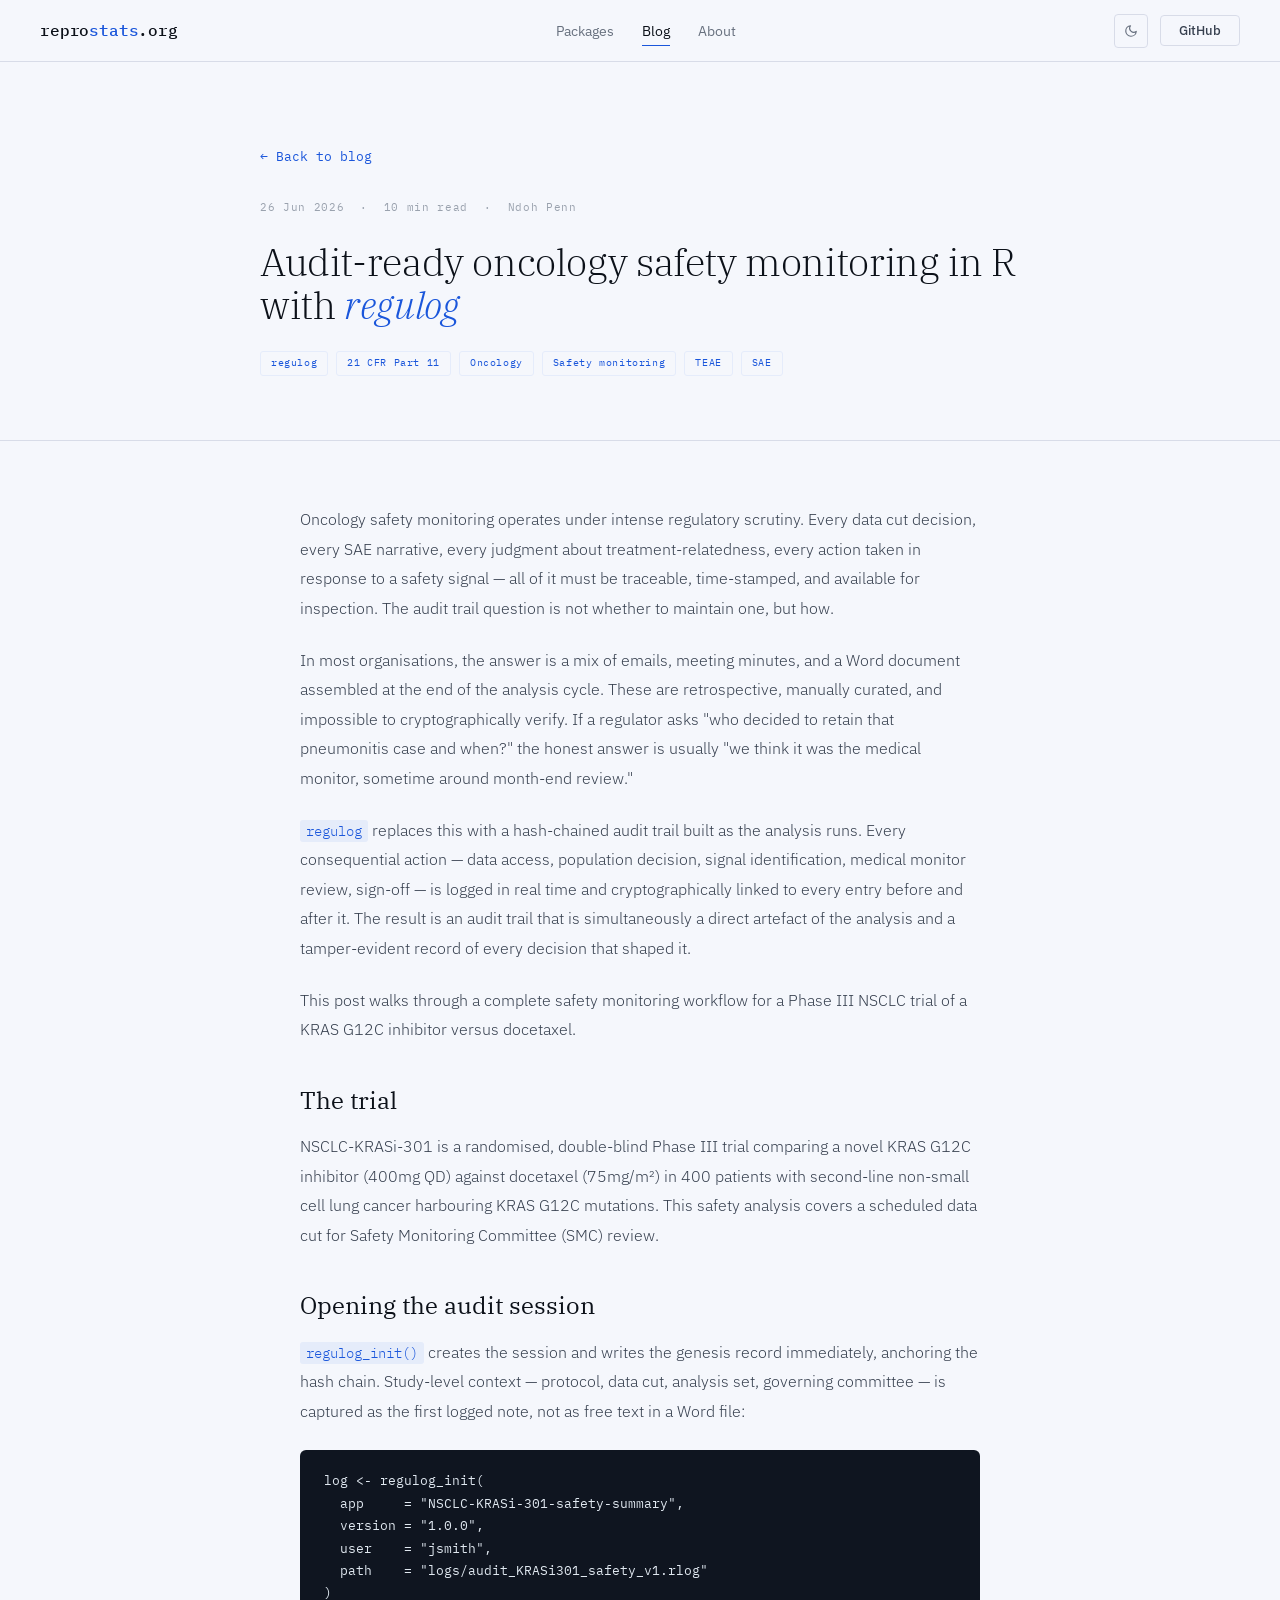
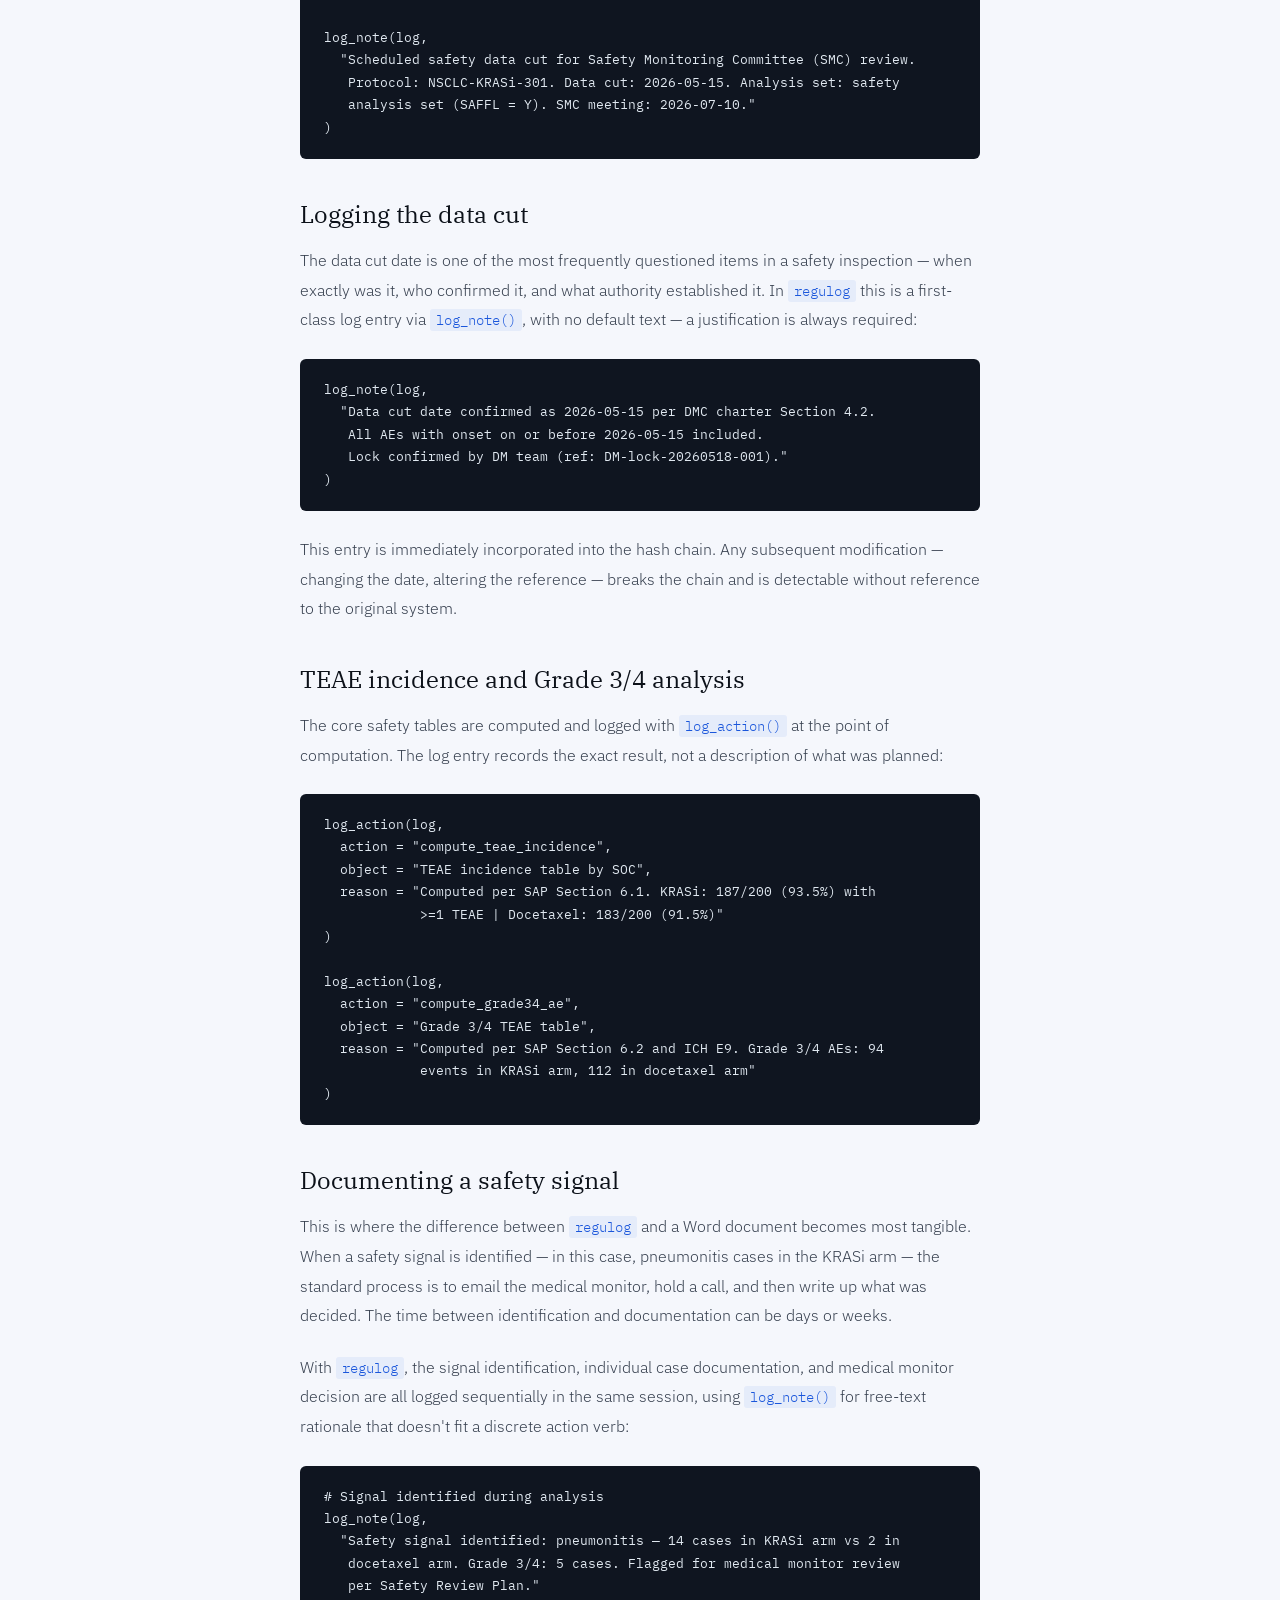
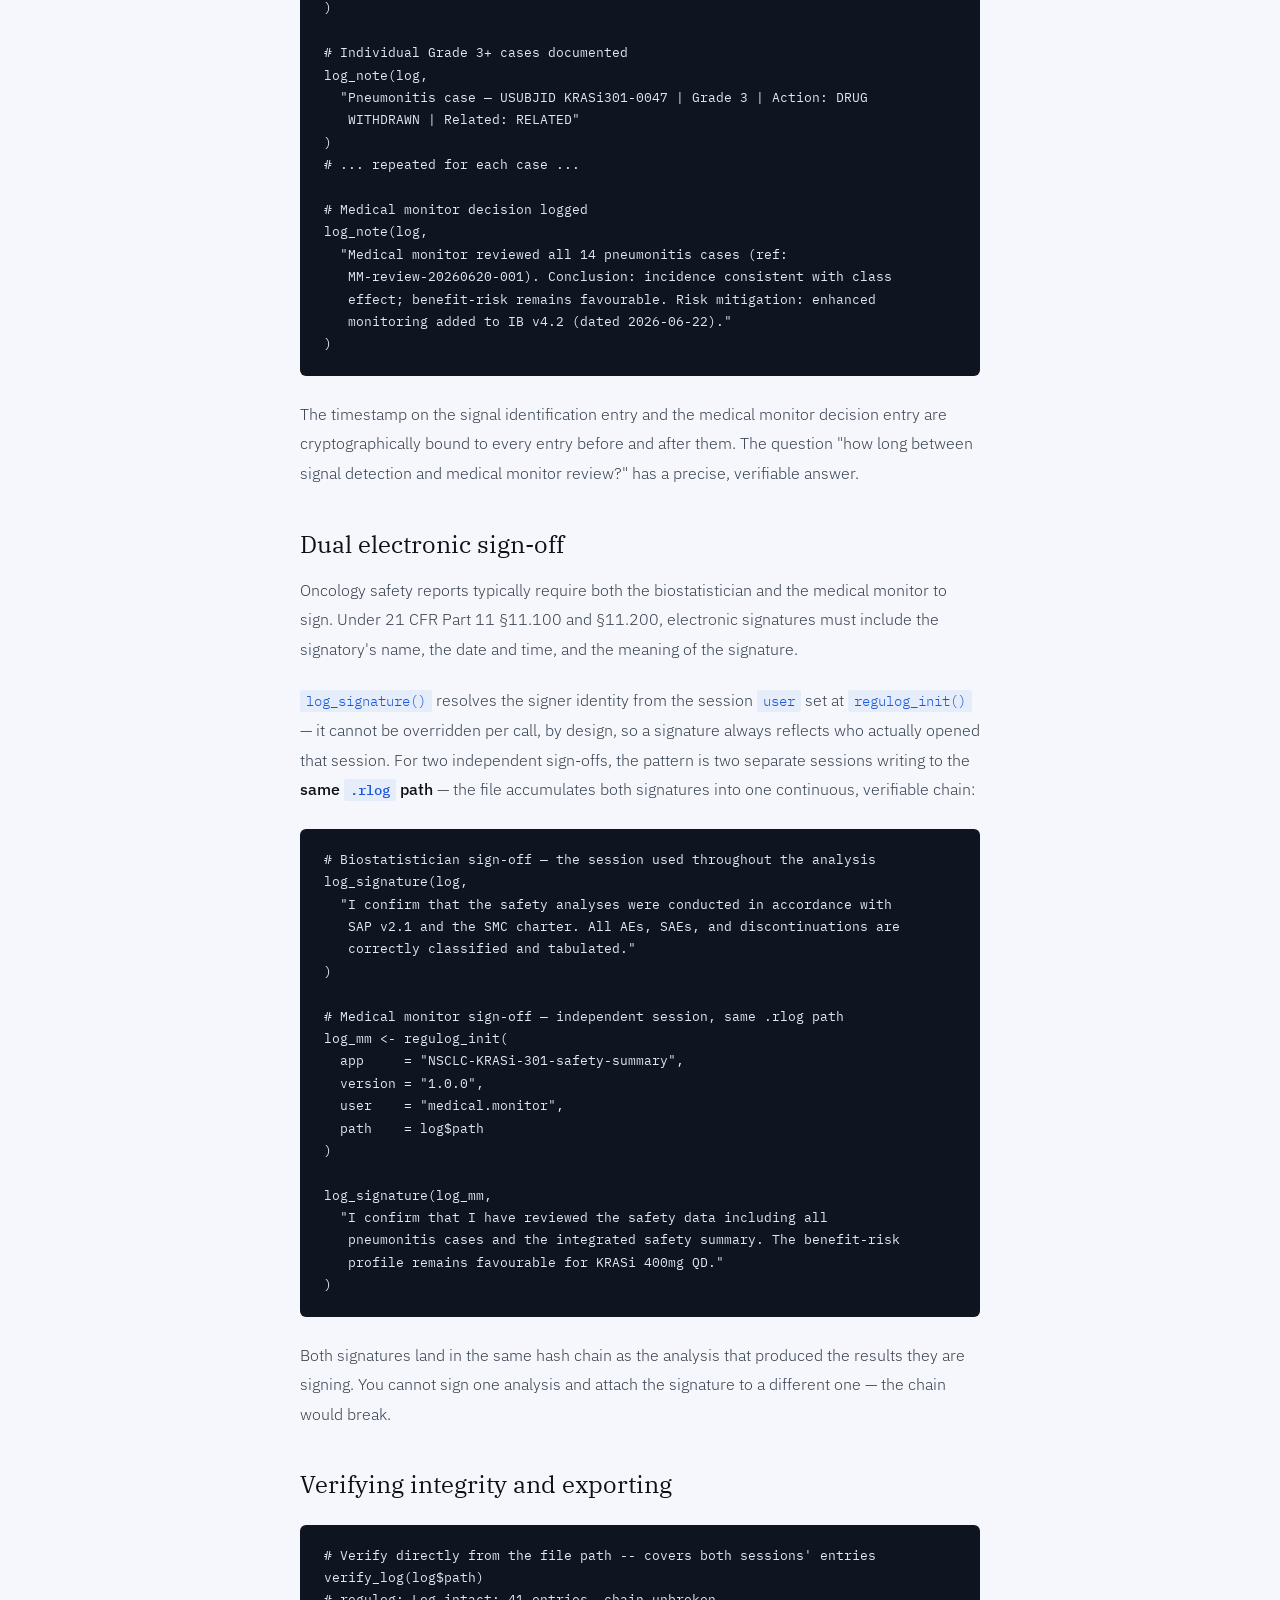
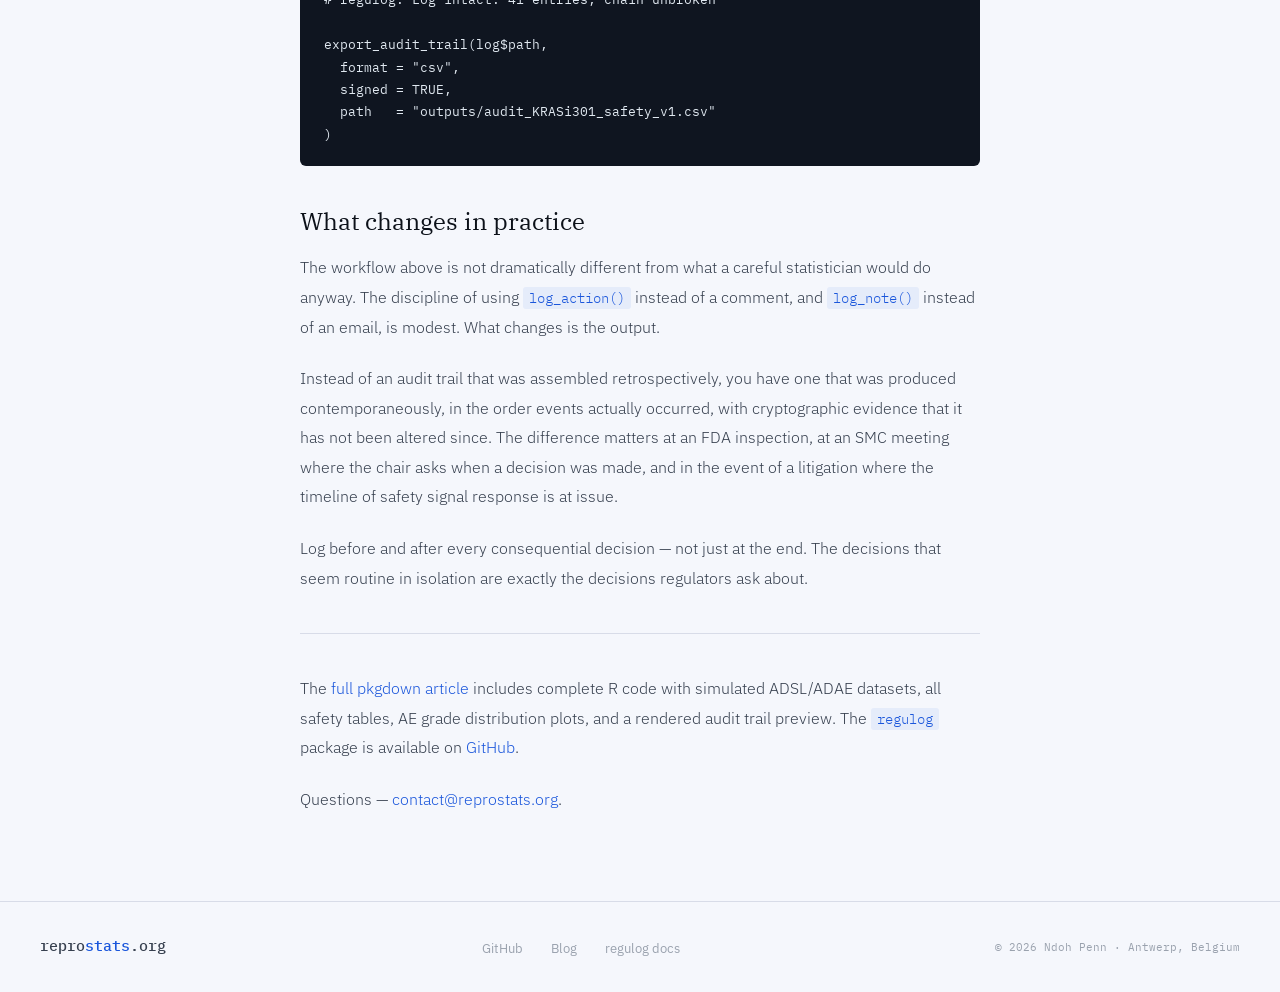
<file: blog/regulog-oncology-safety.html>
<!DOCTYPE html>
<html lang="en" data-theme="light">
<head>
  <meta charset="UTF-8">
  <meta name="viewport" content="width=device-width, initial-scale=1.0">
  <title>Audit-ready oncology safety monitoring in R with regulog — ReproStats</title>
  <meta name="description" content="End-to-end 21 CFR Part 11 audit logging for a Phase III NSCLC trial — TEAE summaries, SAE flagging, pneumonitis signal documentation, dual electronic sign-off, and submission-ready hash chain export.">

  <!-- Favicon -->
  <link rel="icon" type="image/svg+xml" href="/favicon.svg">
  <link rel="icon" type="image/x-icon" href="/favicon.ico" sizes="16x16 32x32 48x48">
  <link rel="apple-touch-icon" sizes="180x180" href="/apple-touch-icon.png">
  <link rel="icon" type="image/png" sizes="192x192" href="/favicon-192.png">
  <link rel="icon" type="image/png" sizes="512x512" href="/favicon-512.png">
  <link rel="manifest" href="/site.webmanifest">
  <meta name="theme-color" content="#1a56db">

  <link rel="preconnect" href="https://fonts.googleapis.com">
  <link rel="preconnect" href="https://fonts.gstatic.com" crossorigin>
  <link href="https://fonts.googleapis.com/css2?family=IBM+Plex+Mono:ital,wght@0,400;0,500;1,400&family=IBM+Plex+Sans:wght@300;400;500;600&family=IBM+Plex+Serif:ital,wght@0,300;0,400;0,500;1,300;1,400&display=swap" rel="stylesheet">
  <link rel="stylesheet" href="../style.css">
</head>
<body>

<nav class="nav">
  <a href="../index.html" class="nav-logo">repro<span>stats</span>.org</a>
  <ul class="nav-links">
    <li><a href="../index.html">Packages</a></li>
    <li><a href="../blog.html" class="active">Blog</a></li>
    <li><a href="../index.html#about">About</a></li>
    <!-- Reprosia link removed during active job search (Oct 2026).
         Reinstate: <li><a href="https://reprosia.com" target="_blank" rel="noopener">Reprosia ↗</a></li> -->
  </ul>
  <div class="nav-right">
    <button class="theme-toggle" aria-label="Toggle theme">
      <svg class="icon-sun" viewBox="0 0 24 24"><circle cx="12" cy="12" r="5"/><line x1="12" y1="1" x2="12" y2="3"/><line x1="12" y1="21" x2="12" y2="23"/><line x1="4.22" y1="4.22" x2="5.64" y2="5.64"/><line x1="18.36" y1="18.36" x2="19.78" y2="19.78"/><line x1="1" y1="12" x2="3" y2="12"/><line x1="21" y1="12" x2="23" y2="12"/><line x1="4.22" y1="19.78" x2="5.64" y2="18.36"/><line x1="18.36" y1="5.64" x2="19.78" y2="4.22"/></svg>
      <svg class="icon-moon" viewBox="0 0 24 24"><path d="M21 12.79A9 9 0 1 1 11.21 3 7 7 0 0 0 21 12.79z"/></svg>
    </button>
    <a href="https://github.com/repro-stats" class="btn btn-outline btn-sm" target="_blank" rel="noopener">GitHub</a>
  </div>
  <button class="nav-burger" aria-label="Open menu" aria-expanded="false"><span></span><span></span><span></span></button>
</nav>
<nav class="nav-drawer">
  <a href="../index.html">Packages</a>
  <a href="../blog.html" class="active">Blog</a>
  <a href="../index.html#about">About</a>
  <!-- Reprosia link removed during active job search (Oct 2026).
       Reinstate: <a href="https://reprosia.com" target="_blank" rel="noopener">Reprosia ↗</a> -->
  <a href="https://github.com/repro-stats" target="_blank" rel="noopener">GitHub</a>
</nav>

<section class="post-hero">
  <div class="post-hero-inner">
    <a href="../blog.html" class="post-back">← Back to blog</a>
    <div class="post-meta">
      <span class="post-meta-item">26 Jun 2026</span>
      <span class="post-meta-item">·</span>
      <span class="post-meta-item">10 min read</span>
      <span class="post-meta-item">·</span>
      <span class="post-meta-item">Ndoh Penn</span>
    </div>
    <h1 class="display display-lg">Audit-ready oncology safety monitoring in R with <em>regulog</em></h1>
    <div style="display:flex;gap:0.5rem;flex-wrap:wrap;margin-top:1.5rem">
      <span class="tag">regulog</span>
      <span class="tag">21 CFR Part 11</span>
      <span class="tag">Oncology</span>
      <span class="tag">Safety monitoring</span>
      <span class="tag">TEAE</span>
      <span class="tag">SAE</span>
    </div>
  </div>
</section>

<article class="post-body">

  <p>Oncology safety monitoring operates under intense regulatory scrutiny. Every data cut decision, every SAE narrative, every judgment about treatment-relatedness, every action taken in response to a safety signal — all of it must be traceable, time-stamped, and available for inspection. The audit trail question is not whether to maintain one, but how.</p>

  <p>In most organisations, the answer is a mix of emails, meeting minutes, and a Word document assembled at the end of the analysis cycle. These are retrospective, manually curated, and impossible to cryptographically verify. If a regulator asks "who decided to retain that pneumonitis case and when?" the honest answer is usually "we think it was the medical monitor, sometime around month-end review."</p>

  <p><code>regulog</code> replaces this with a hash-chained audit trail built as the analysis runs. Every consequential action — data access, population decision, signal identification, medical monitor review, sign-off — is logged in real time and cryptographically linked to every entry before and after it. The result is an audit trail that is simultaneously a direct artefact of the analysis and a tamper-evident record of every decision that shaped it.</p>

  <p>This post walks through a complete safety monitoring workflow for a Phase III NSCLC trial of a KRAS G12C inhibitor versus docetaxel.</p>

  <h2>The trial</h2>

  <p>NSCLC-KRASi-301 is a randomised, double-blind Phase III trial comparing a novel KRAS G12C inhibitor (400mg QD) against docetaxel (75mg/m²) in 400 patients with second-line non-small cell lung cancer harbouring KRAS G12C mutations. This safety analysis covers a scheduled data cut for Safety Monitoring Committee (SMC) review.</p>

  <h2>Opening the audit session</h2>

  <p><code>regulog_init()</code> creates the session and writes the genesis record immediately, anchoring the hash chain. Study-level context — protocol, data cut, analysis set, governing committee — is captured as the first logged note, not as free text in a Word file:</p>

  <pre><code>log <- regulog_init(
  app     = "NSCLC-KRASi-301-safety-summary",
  version = "1.0.0",
  user    = "jsmith",
  path    = "logs/audit_KRASi301_safety_v1.rlog"
)

log_note(log,
  "Scheduled safety data cut for Safety Monitoring Committee (SMC) review.
   Protocol: NSCLC-KRASi-301. Data cut: 2026-05-15. Analysis set: safety
   analysis set (SAFFL = Y). SMC meeting: 2026-07-10."
)</code></pre>

  <h2>Logging the data cut</h2>

  <p>The data cut date is one of the most frequently questioned items in a safety inspection — when exactly was it, who confirmed it, and what authority established it. In <code>regulog</code> this is a first-class log entry via <code>log_note()</code>, with no default text — a justification is always required:</p>

  <pre><code>log_note(log,
  "Data cut date confirmed as 2026-05-15 per DMC charter Section 4.2.
   All AEs with onset on or before 2026-05-15 included.
   Lock confirmed by DM team (ref: DM-lock-20260518-001)."
)</code></pre>

  <p>This entry is immediately incorporated into the hash chain. Any subsequent modification — changing the date, altering the reference — breaks the chain and is detectable without reference to the original system.</p>

  <h2>TEAE incidence and Grade 3/4 analysis</h2>

  <p>The core safety tables are computed and logged with <code>log_action()</code> at the point of computation. The log entry records the exact result, not a description of what was planned:</p>

  <pre><code>log_action(log,
  action = "compute_teae_incidence",
  object = "TEAE incidence table by SOC",
  reason = "Computed per SAP Section 6.1. KRASi: 187/200 (93.5%) with
            >=1 TEAE | Docetaxel: 183/200 (91.5%)"
)

log_action(log,
  action = "compute_grade34_ae",
  object = "Grade 3/4 TEAE table",
  reason = "Computed per SAP Section 6.2 and ICH E9. Grade 3/4 AEs: 94
            events in KRASi arm, 112 in docetaxel arm"
)</code></pre>

  <h2>Documenting a safety signal</h2>

  <p>This is where the difference between <code>regulog</code> and a Word document becomes most tangible. When a safety signal is identified — in this case, pneumonitis cases in the KRASi arm — the standard process is to email the medical monitor, hold a call, and then write up what was decided. The time between identification and documentation can be days or weeks.</p>

  <p>With <code>regulog</code>, the signal identification, individual case documentation, and medical monitor decision are all logged sequentially in the same session, using <code>log_note()</code> for free-text rationale that doesn't fit a discrete action verb:</p>

  <pre><code># Signal identified during analysis
log_note(log,
  "Safety signal identified: pneumonitis — 14 cases in KRASi arm vs 2 in
   docetaxel arm. Grade 3/4: 5 cases. Flagged for medical monitor review
   per Safety Review Plan."
)

# Individual Grade 3+ cases documented
log_note(log,
  "Pneumonitis case — USUBJID KRASi301-0047 | Grade 3 | Action: DRUG
   WITHDRAWN | Related: RELATED"
)
# ... repeated for each case ...

# Medical monitor decision logged
log_note(log,
  "Medical monitor reviewed all 14 pneumonitis cases (ref:
   MM-review-20260620-001). Conclusion: incidence consistent with class
   effect; benefit-risk remains favourable. Risk mitigation: enhanced
   monitoring added to IB v4.2 (dated 2026-06-22)."
)</code></pre>

  <p>The timestamp on the signal identification entry and the medical monitor decision entry are cryptographically bound to every entry before and after them. The question "how long between signal detection and medical monitor review?" has a precise, verifiable answer.</p>

  <h2>Dual electronic sign-off</h2>

  <p>Oncology safety reports typically require both the biostatistician and the medical monitor to sign. Under 21 CFR Part 11 §11.100 and §11.200, electronic signatures must include the signatory's name, the date and time, and the meaning of the signature.</p>

  <p><code>log_signature()</code> resolves the signer identity from the session <code>user</code> set at <code>regulog_init()</code> — it cannot be overridden per call, by design, so a signature always reflects who actually opened that session. For two independent sign-offs, the pattern is two separate sessions writing to the <strong>same <code>.rlog</code> path</strong> — the file accumulates both signatures into one continuous, verifiable chain:</p>

  <pre><code># Biostatistician sign-off — the session used throughout the analysis
log_signature(log,
  "I confirm that the safety analyses were conducted in accordance with
   SAP v2.1 and the SMC charter. All AEs, SAEs, and discontinuations are
   correctly classified and tabulated."
)

# Medical monitor sign-off — independent session, same .rlog path
log_mm <- regulog_init(
  app     = "NSCLC-KRASi-301-safety-summary",
  version = "1.0.0",
  user    = "medical.monitor",
  path    = log$path
)

log_signature(log_mm,
  "I confirm that I have reviewed the safety data including all
   pneumonitis cases and the integrated safety summary. The benefit-risk
   profile remains favourable for KRASi 400mg QD."
)</code></pre>

  <p>Both signatures land in the same hash chain as the analysis that produced the results they are signing. You cannot sign one analysis and attach the signature to a different one — the chain would break.</p>

  <h2>Verifying integrity and exporting</h2>

  <pre><code># Verify directly from the file path -- covers both sessions' entries
verify_log(log$path)
# regulog: Log intact: 41 entries, chain unbroken

export_audit_trail(log$path,
  format = "csv",
  signed = TRUE,
  path   = "outputs/audit_KRASi301_safety_v1.csv"
)</code></pre>

  <h2>What changes in practice</h2>

  <p>The workflow above is not dramatically different from what a careful statistician would do anyway. The discipline of using <code>log_action()</code> instead of a comment, and <code>log_note()</code> instead of an email, is modest. What changes is the output.</p>

  <p>Instead of an audit trail that was assembled retrospectively, you have one that was produced contemporaneously, in the order events actually occurred, with cryptographic evidence that it has not been altered since. The difference matters at an FDA inspection, at an SMC meeting where the chair asks when a decision was made, and in the event of a litigation where the timeline of safety signal response is at issue.</p>

  <p>Log before and after every consequential decision — not just at the end. The decisions that seem routine in isolation are exactly the decisions regulators ask about.</p>

  <hr class="post-divider">

  <p>The <a href="https://reprostats.org/regulog/articles/regulog-oncology.html" target="_blank" rel="noopener">full pkgdown article</a> includes complete R code with simulated ADSL/ADAE datasets, all safety tables, AE grade distribution plots, and a rendered audit trail preview. The <code>regulog</code> package is available on <a href="https://github.com/repro-stats/regulog" target="_blank" rel="noopener">GitHub</a>.</p>

  <p>Questions — <a href="mailto:contact@reprostats.org">contact@reprostats.org</a>.</p>

</article>

<footer>
  <a href="../" class="footer-logo">repro<span>stats</span>.org</a>
  <ul class="footer-links">
    <li><a href="https://github.com/repro-stats" target="_blank" rel="noopener">GitHub</a></li>
    <li><a href="../blog.html">Blog</a></li>
    <li><a href="https://reprostats.org/regulog/" target="_blank" rel="noopener">regulog docs</a></li>
    <!-- Reprosia link removed during active job search (Oct 2026).
         Reinstate: <li><a href="https://reprosia.com" target="_blank" rel="noopener">Reprosia</a></li> -->
  </ul>
  <span class="footer-copy">© 2026 Ndoh Penn · Antwerp, Belgium</span>
</footer>

<script src="../main.js"></script>
</body>
</html>
</file>
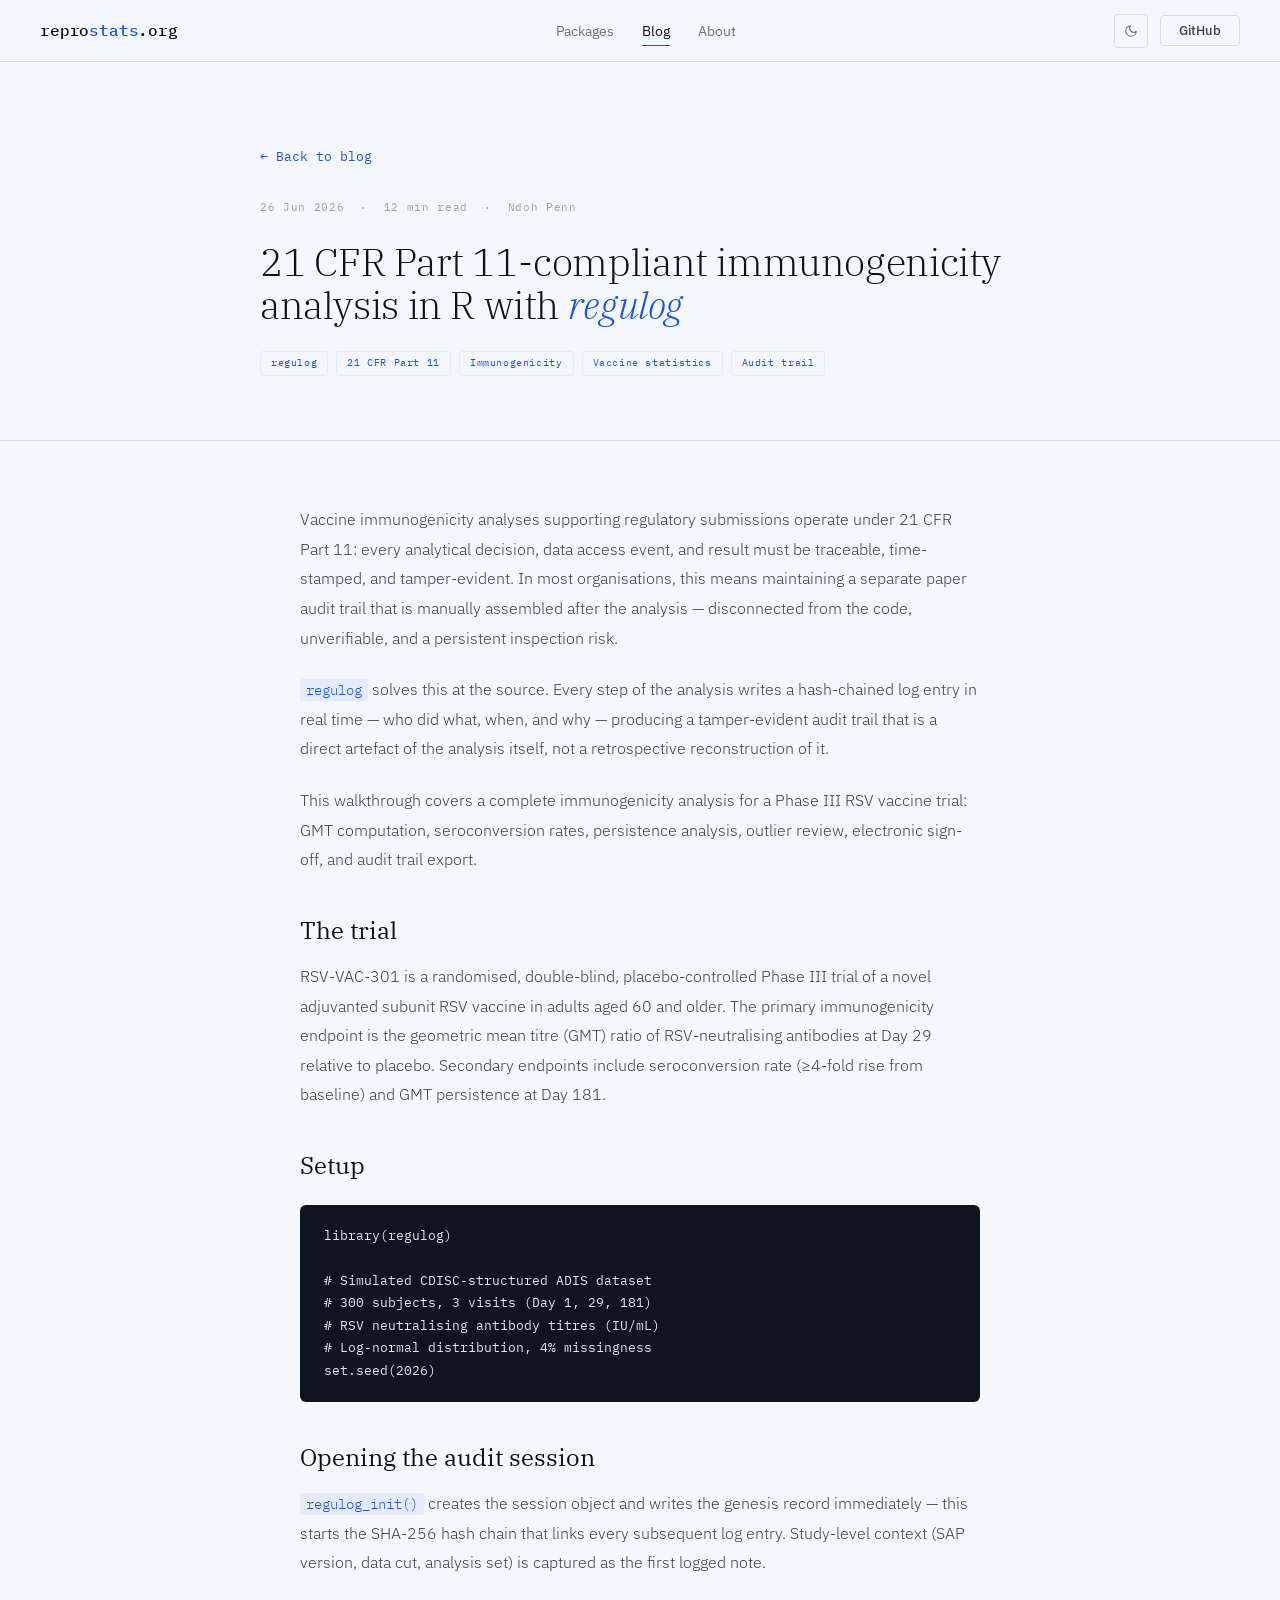
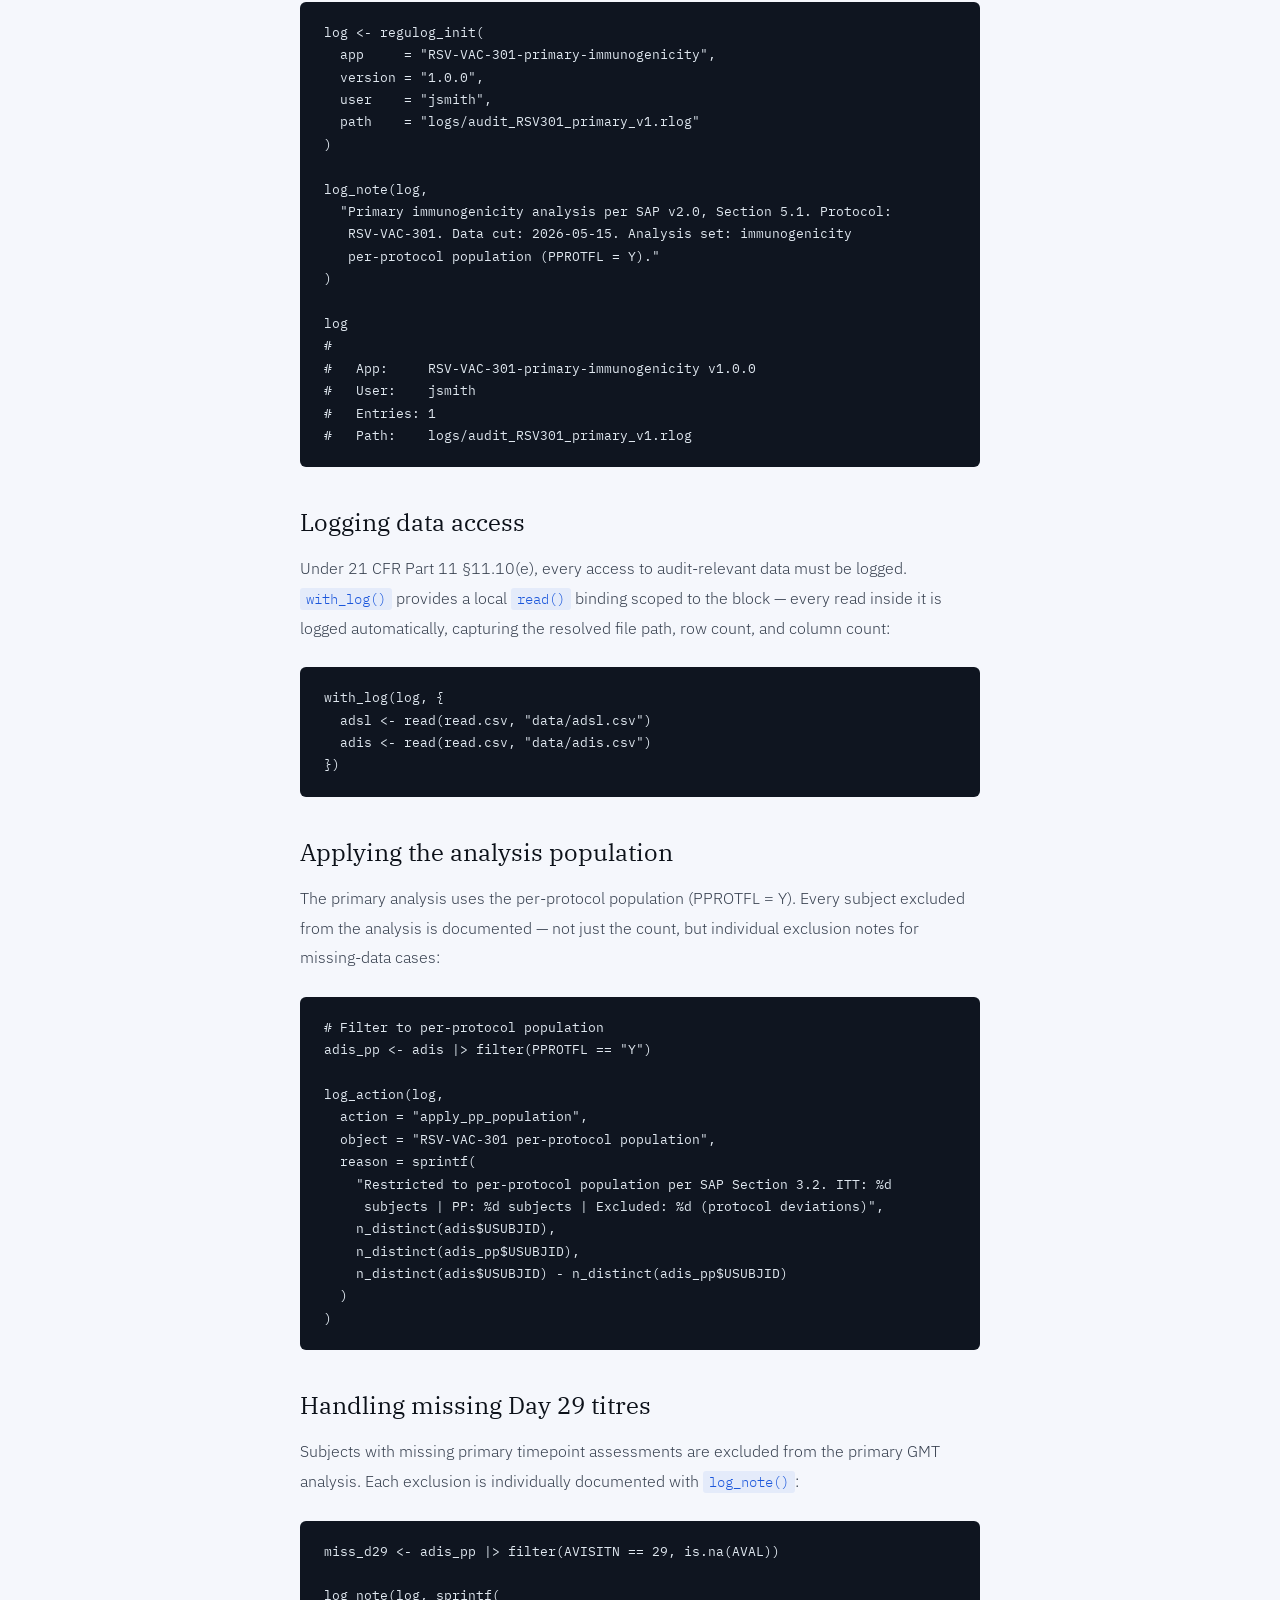
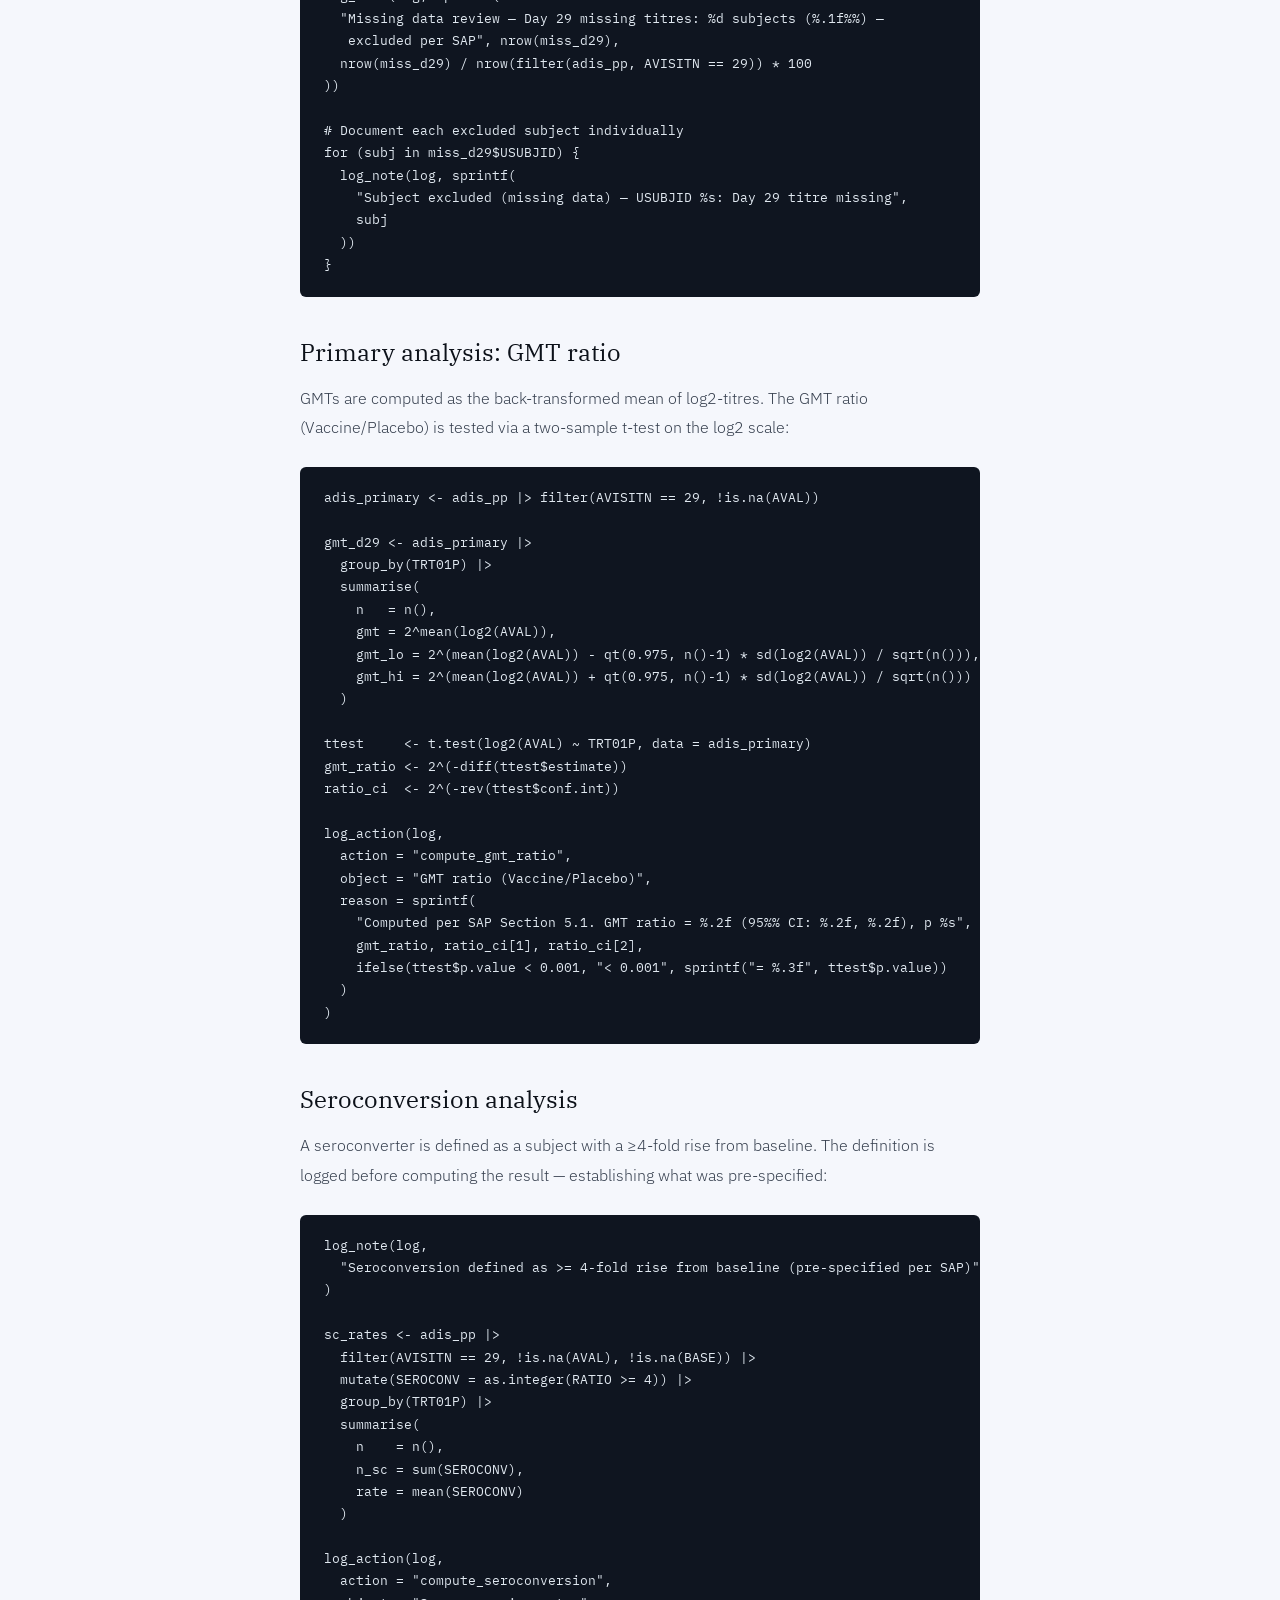
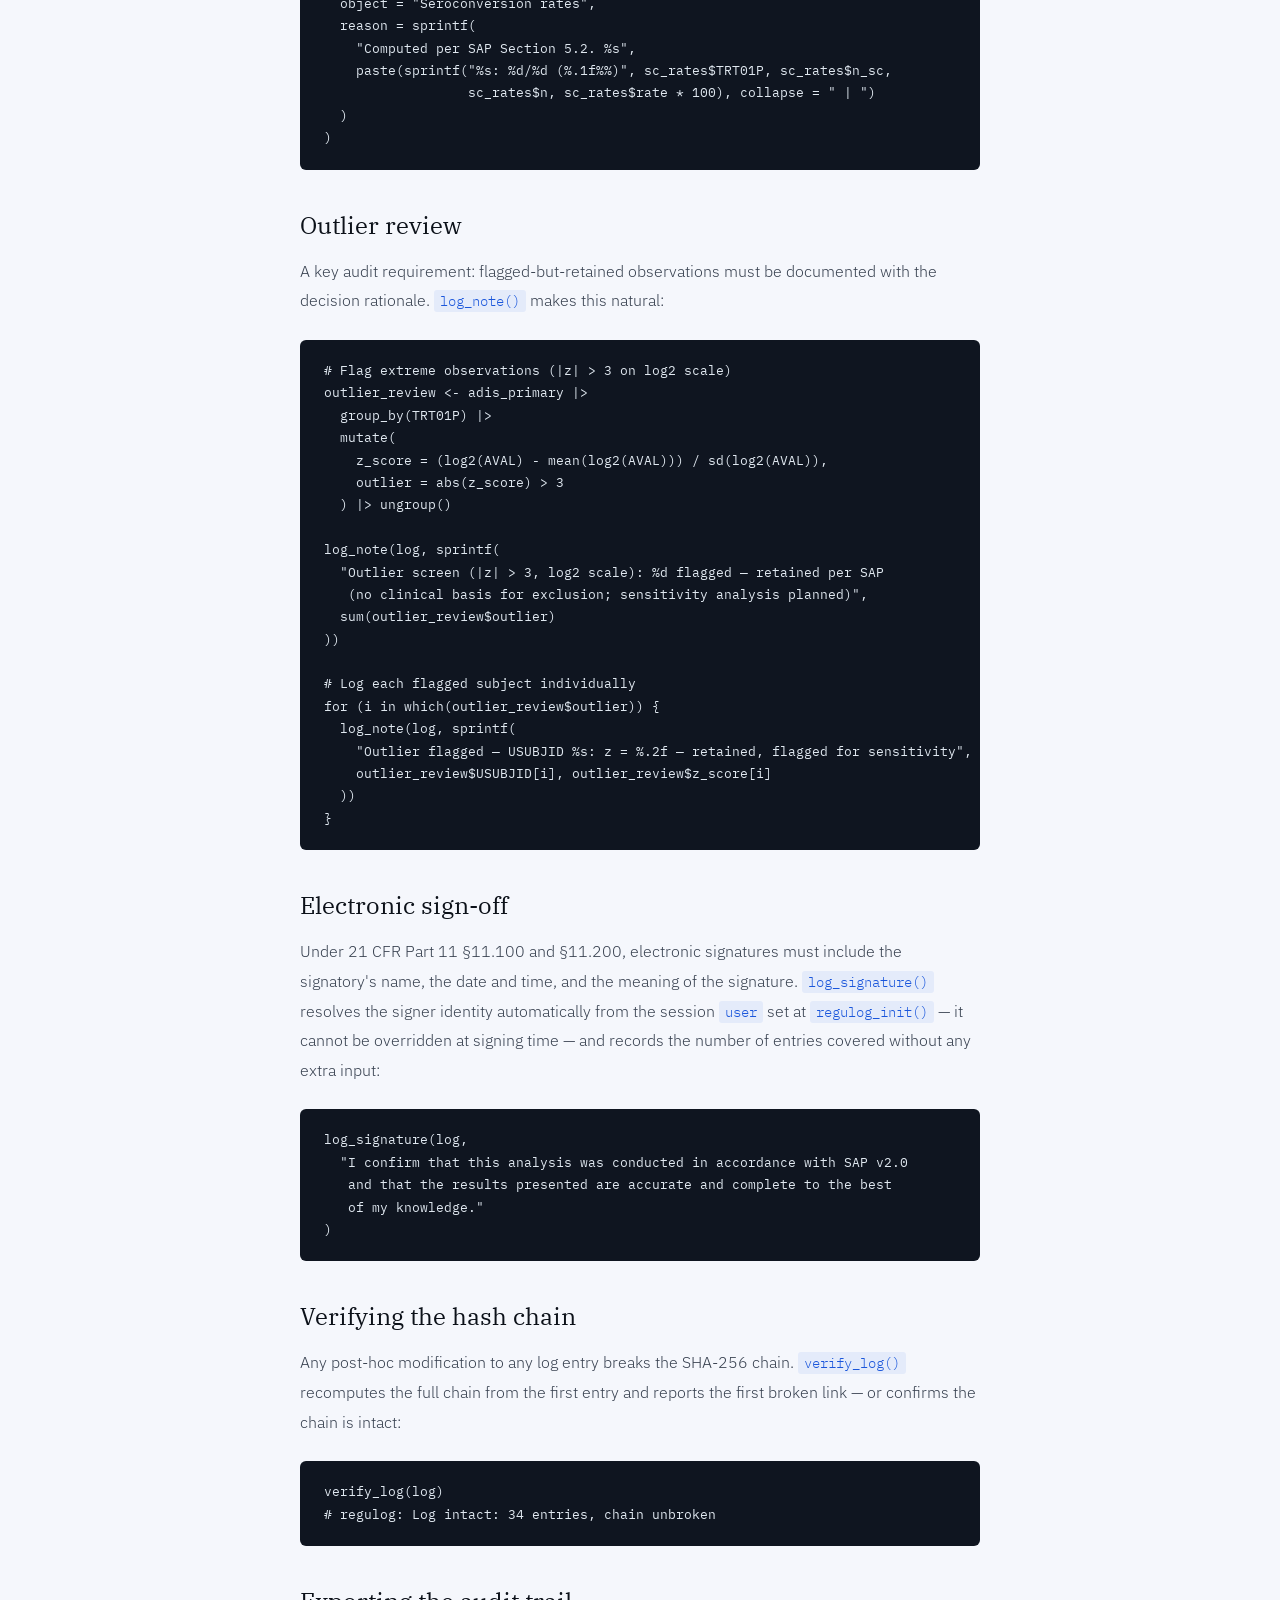
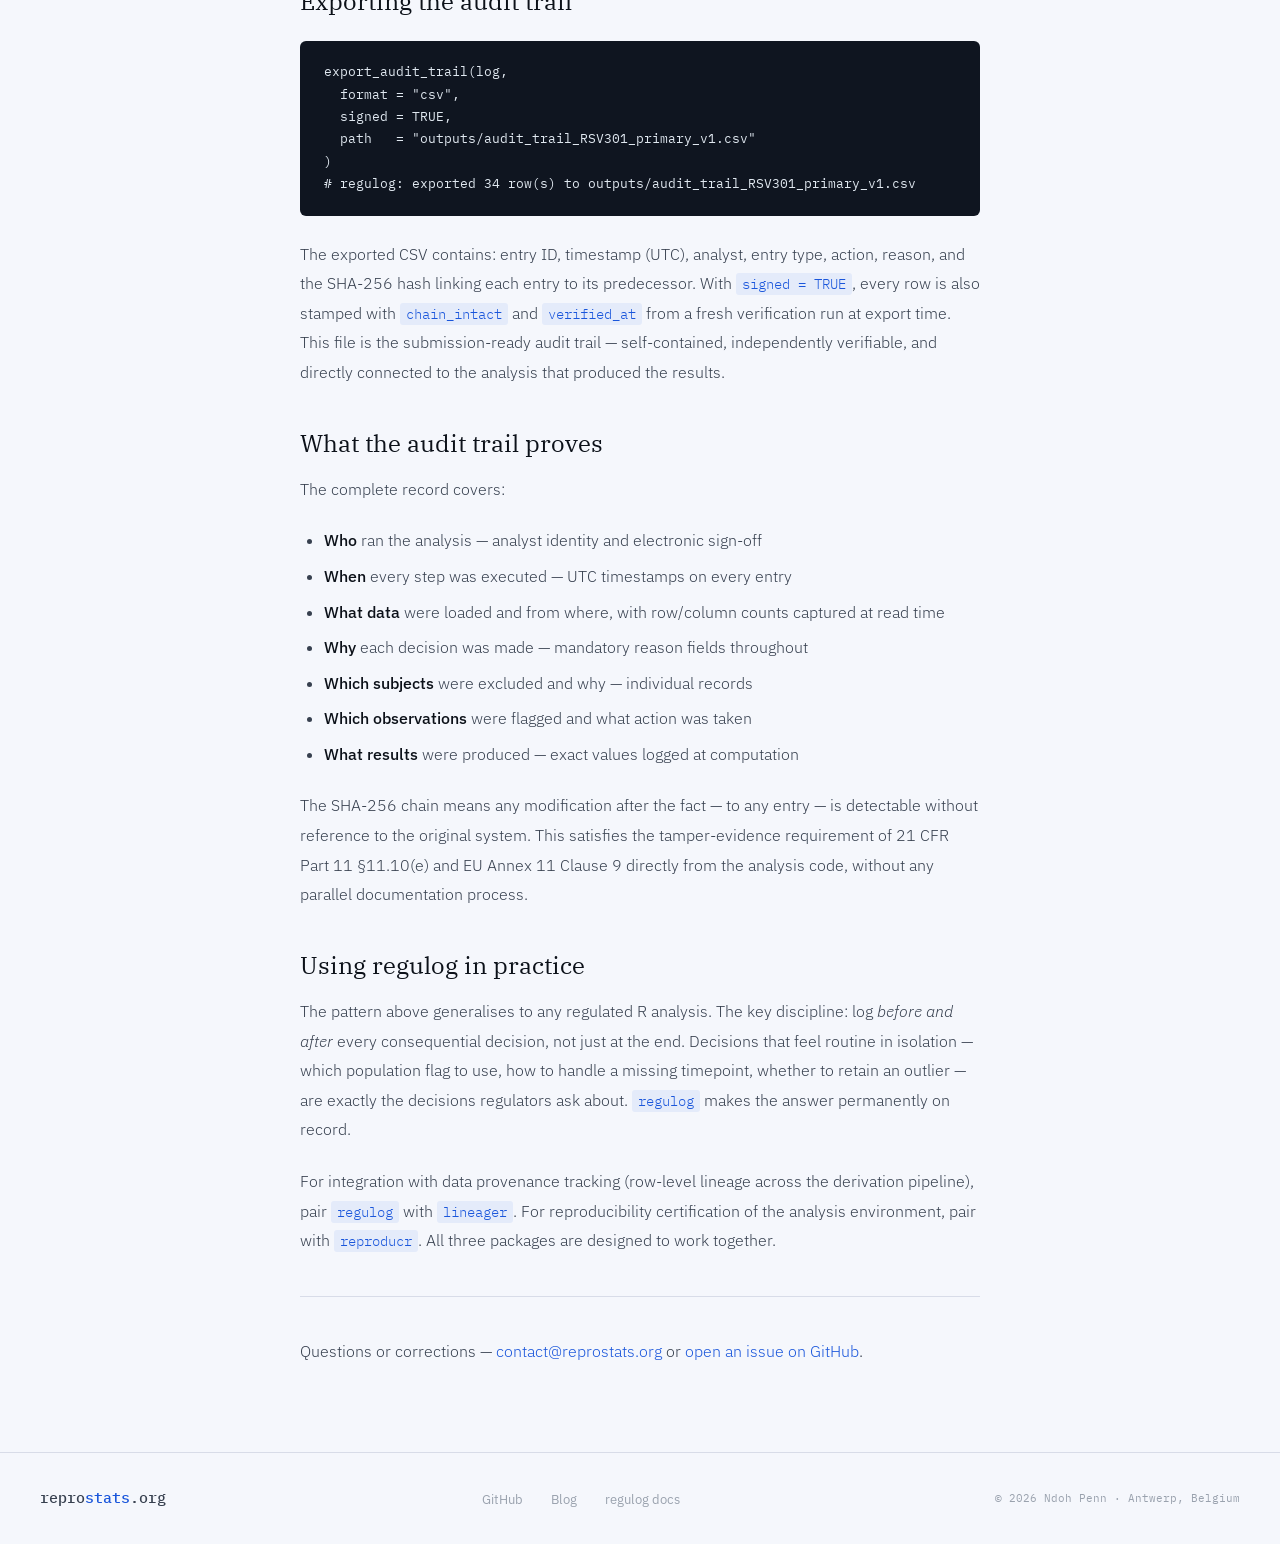
<file: blog/regulog-vaccine-immunogenicity.html>
<!DOCTYPE html>
<html lang="en" data-theme="light">
<head>
  <meta charset="UTF-8">
  <meta name="viewport" content="width=device-width, initial-scale=1.0">
  <title>21 CFR Part 11-compliant immunogenicity analysis in R with regulog — ReproStats</title>
  <meta name="description" content="End-to-end audit logging for a Phase III RSV vaccine immunogenicity analysis using the regulog R package — covering GMT computation, seroconversion, electronic sign-off, and hash chain verification.">

  <!-- Favicon -->
  <link rel="icon" type="image/svg+xml" href="/favicon.svg">
  <link rel="icon" type="image/x-icon" href="/favicon.ico" sizes="16x16 32x32 48x48">
  <link rel="apple-touch-icon" sizes="180x180" href="/apple-touch-icon.png">
  <link rel="icon" type="image/png" sizes="192x192" href="/favicon-192.png">
  <link rel="icon" type="image/png" sizes="512x512" href="/favicon-512.png">
  <link rel="manifest" href="/site.webmanifest">
  <meta name="theme-color" content="#1a56db">

  <link rel="preconnect" href="https://fonts.googleapis.com">
  <link rel="preconnect" href="https://fonts.gstatic.com" crossorigin>
  <link href="https://fonts.googleapis.com/css2?family=IBM+Plex+Mono:ital,wght@0,400;0,500;1,400&family=IBM+Plex+Sans:wght@300;400;500;600&family=IBM+Plex+Serif:ital,wght@0,300;0,400;0,500;1,300;1,400&display=swap" rel="stylesheet">
  <link rel="stylesheet" href="../style.css">
</head>
<body>

<nav class="nav">
  <a href="../index.html" class="nav-logo">repro<span>stats</span>.org</a>
  <ul class="nav-links">
    <li><a href="../index.html">Packages</a></li>
    <li><a href="../blog.html" class="active">Blog</a></li>
    <li><a href="../index.html#about">About</a></li>
    <!-- Reprosia link removed during active job search (Oct 2026).
         Reinstate: <li><a href="https://reprosia.com" target="_blank" rel="noopener">Reprosia ↗</a></li> -->
  </ul>
  <div class="nav-right">
    <button class="theme-toggle" aria-label="Toggle theme">
      <svg class="icon-sun" viewBox="0 0 24 24"><circle cx="12" cy="12" r="5"/><line x1="12" y1="1" x2="12" y2="3"/><line x1="12" y1="21" x2="12" y2="23"/><line x1="4.22" y1="4.22" x2="5.64" y2="5.64"/><line x1="18.36" y1="18.36" x2="19.78" y2="19.78"/><line x1="1" y1="12" x2="3" y2="12"/><line x1="21" y1="12" x2="23" y2="12"/><line x1="4.22" y1="19.78" x2="5.64" y2="18.36"/><line x1="18.36" y1="5.64" x2="19.78" y2="4.22"/></svg>
      <svg class="icon-moon" viewBox="0 0 24 24"><path d="M21 12.79A9 9 0 1 1 11.21 3 7 7 0 0 0 21 12.79z"/></svg>
    </button>
    <a href="https://github.com/repro-stats" class="btn btn-outline btn-sm" target="_blank" rel="noopener">GitHub</a>
  </div>
  <button class="nav-burger" aria-label="Open menu" aria-expanded="false"><span></span><span></span><span></span></button>
</nav>
<nav class="nav-drawer">
  <a href="../index.html">Packages</a>
  <a href="../blog.html" class="active">Blog</a>
  <a href="../index.html#about">About</a>
  <!-- Reprosia link removed during active job search (Oct 2026).
       Reinstate: <a href="https://reprosia.com" target="_blank" rel="noopener">Reprosia ↗</a> -->
  <a href="https://github.com/repro-stats" target="_blank" rel="noopener">GitHub</a>
</nav>

<section class="post-hero">
  <div class="post-hero-inner">
    <a href="../blog.html" class="post-back">← Back to blog</a>
    <div class="post-meta">
      <span class="post-meta-item">26 Jun 2026</span>
      <span class="post-meta-item">·</span>
      <span class="post-meta-item">12 min read</span>
      <span class="post-meta-item">·</span>
      <span class="post-meta-item">Ndoh Penn</span>
    </div>
    <h1 class="display display-lg">21 CFR Part 11-compliant immunogenicity analysis in R with <em>regulog</em></h1>
    <div style="display:flex;gap:0.5rem;flex-wrap:wrap;margin-top:1.5rem">
      <span class="tag">regulog</span>
      <span class="tag">21 CFR Part 11</span>
      <span class="tag">Immunogenicity</span>
      <span class="tag">Vaccine statistics</span>
      <span class="tag">Audit trail</span>
    </div>
  </div>
</section>

<article class="post-body">

  <p>Vaccine immunogenicity analyses supporting regulatory submissions operate under 21 CFR Part 11: every analytical decision, data access event, and result must be traceable, time-stamped, and tamper-evident. In most organisations, this means maintaining a separate paper audit trail that is manually assembled after the analysis — disconnected from the code, unverifiable, and a persistent inspection risk.</p>

  <p><code>regulog</code> solves this at the source. Every step of the analysis writes a hash-chained log entry in real time — who did what, when, and why — producing a tamper-evident audit trail that is a direct artefact of the analysis itself, not a retrospective reconstruction of it.</p>

  <p>This walkthrough covers a complete immunogenicity analysis for a Phase III RSV vaccine trial: GMT computation, seroconversion rates, persistence analysis, outlier review, electronic sign-off, and audit trail export.</p>

  <h2>The trial</h2>

  <p>RSV-VAC-301 is a randomised, double-blind, placebo-controlled Phase III trial of a novel adjuvanted subunit RSV vaccine in adults aged 60 and older. The primary immunogenicity endpoint is the geometric mean titre (GMT) ratio of RSV-neutralising antibodies at Day 29 relative to placebo. Secondary endpoints include seroconversion rate (≥4-fold rise from baseline) and GMT persistence at Day 181.</p>

  <h2>Setup</h2>

  <pre><code>library(regulog)

# Simulated CDISC-structured ADIS dataset
# 300 subjects, 3 visits (Day 1, 29, 181)
# RSV neutralising antibody titres (IU/mL)
# Log-normal distribution, 4% missingness
set.seed(2026)</code></pre>

  <h2>Opening the audit session</h2>

  <p><code>regulog_init()</code> creates the session object and writes the genesis record immediately — this starts the SHA-256 hash chain that links every subsequent log entry. Study-level context (SAP version, data cut, analysis set) is captured as the first logged note.</p>

  <pre><code>log <- regulog_init(
  app     = "RSV-VAC-301-primary-immunogenicity",
  version = "1.0.0",
  user    = "jsmith",
  path    = "logs/audit_RSV301_primary_v1.rlog"
)

log_note(log,
  "Primary immunogenicity analysis per SAP v2.0, Section 5.1. Protocol:
   RSV-VAC-301. Data cut: 2026-05-15. Analysis set: immunogenicity
   per-protocol population (PPROTFL = Y)."
)

log
# <regulog>
#   App:     RSV-VAC-301-primary-immunogenicity v1.0.0
#   User:    jsmith
#   Entries: 1
#   Path:    logs/audit_RSV301_primary_v1.rlog</code></pre>

  <h2>Logging data access</h2>

  <p>Under 21 CFR Part 11 §11.10(e), every access to audit-relevant data must be logged. <code>with_log()</code> provides a local <code>read()</code> binding scoped to the block — every read inside it is logged automatically, capturing the resolved file path, row count, and column count:</p>

  <pre><code>with_log(log, {
  adsl <- read(read.csv, "data/adsl.csv")
  adis <- read(read.csv, "data/adis.csv")
})</code></pre>

  <h2>Applying the analysis population</h2>

  <p>The primary analysis uses the per-protocol population (PPROTFL = Y). Every subject excluded from the analysis is documented — not just the count, but individual exclusion notes for missing-data cases:</p>

  <pre><code># Filter to per-protocol population
adis_pp <- adis |> filter(PPROTFL == "Y")

log_action(log,
  action = "apply_pp_population",
  object = "RSV-VAC-301 per-protocol population",
  reason = sprintf(
    "Restricted to per-protocol population per SAP Section 3.2. ITT: %d
     subjects | PP: %d subjects | Excluded: %d (protocol deviations)",
    n_distinct(adis$USUBJID),
    n_distinct(adis_pp$USUBJID),
    n_distinct(adis$USUBJID) - n_distinct(adis_pp$USUBJID)
  )
)</code></pre>

  <h2>Handling missing Day 29 titres</h2>

  <p>Subjects with missing primary timepoint assessments are excluded from the primary GMT analysis. Each exclusion is individually documented with <code>log_note()</code>:</p>

  <pre><code>miss_d29 <- adis_pp |> filter(AVISITN == 29, is.na(AVAL))

log_note(log, sprintf(
  "Missing data review — Day 29 missing titres: %d subjects (%.1f%%) —
   excluded per SAP", nrow(miss_d29),
  nrow(miss_d29) / nrow(filter(adis_pp, AVISITN == 29)) * 100
))

# Document each excluded subject individually
for (subj in miss_d29$USUBJID) {
  log_note(log, sprintf(
    "Subject excluded (missing data) — USUBJID %s: Day 29 titre missing",
    subj
  ))
}</code></pre>

  <h2>Primary analysis: GMT ratio</h2>

  <p>GMTs are computed as the back-transformed mean of log2-titres. The GMT ratio (Vaccine/Placebo) is tested via a two-sample t-test on the log2 scale:</p>

  <pre><code>adis_primary <- adis_pp |> filter(AVISITN == 29, !is.na(AVAL))

gmt_d29 <- adis_primary |>
  group_by(TRT01P) |>
  summarise(
    n   = n(),
    gmt = 2^mean(log2(AVAL)),
    gmt_lo = 2^(mean(log2(AVAL)) - qt(0.975, n()-1) * sd(log2(AVAL)) / sqrt(n())),
    gmt_hi = 2^(mean(log2(AVAL)) + qt(0.975, n()-1) * sd(log2(AVAL)) / sqrt(n()))
  )

ttest     <- t.test(log2(AVAL) ~ TRT01P, data = adis_primary)
gmt_ratio <- 2^(-diff(ttest$estimate))
ratio_ci  <- 2^(-rev(ttest$conf.int))

log_action(log,
  action = "compute_gmt_ratio",
  object = "GMT ratio (Vaccine/Placebo)",
  reason = sprintf(
    "Computed per SAP Section 5.1. GMT ratio = %.2f (95%% CI: %.2f, %.2f), p %s",
    gmt_ratio, ratio_ci[1], ratio_ci[2],
    ifelse(ttest$p.value < 0.001, "< 0.001", sprintf("= %.3f", ttest$p.value))
  )
)</code></pre>

  <h2>Seroconversion analysis</h2>

  <p>A seroconverter is defined as a subject with a ≥4-fold rise from baseline. The definition is logged before computing the result — establishing what was pre-specified:</p>

  <pre><code>log_note(log,
  "Seroconversion defined as >= 4-fold rise from baseline (pre-specified per SAP)"
)

sc_rates <- adis_pp |>
  filter(AVISITN == 29, !is.na(AVAL), !is.na(BASE)) |>
  mutate(SEROCONV = as.integer(RATIO >= 4)) |>
  group_by(TRT01P) |>
  summarise(
    n    = n(),
    n_sc = sum(SEROCONV),
    rate = mean(SEROCONV)
  )

log_action(log,
  action = "compute_seroconversion",
  object = "Seroconversion rates",
  reason = sprintf(
    "Computed per SAP Section 5.2. %s",
    paste(sprintf("%s: %d/%d (%.1f%%)", sc_rates$TRT01P, sc_rates$n_sc,
                  sc_rates$n, sc_rates$rate * 100), collapse = " | ")
  )
)</code></pre>

  <h2>Outlier review</h2>

  <p>A key audit requirement: flagged-but-retained observations must be documented with the decision rationale. <code>log_note()</code> makes this natural:</p>

  <pre><code># Flag extreme observations (|z| > 3 on log2 scale)
outlier_review <- adis_primary |>
  group_by(TRT01P) |>
  mutate(
    z_score = (log2(AVAL) - mean(log2(AVAL))) / sd(log2(AVAL)),
    outlier = abs(z_score) > 3
  ) |> ungroup()

log_note(log, sprintf(
  "Outlier screen (|z| > 3, log2 scale): %d flagged — retained per SAP
   (no clinical basis for exclusion; sensitivity analysis planned)",
  sum(outlier_review$outlier)
))

# Log each flagged subject individually
for (i in which(outlier_review$outlier)) {
  log_note(log, sprintf(
    "Outlier flagged — USUBJID %s: z = %.2f — retained, flagged for sensitivity",
    outlier_review$USUBJID[i], outlier_review$z_score[i]
  ))
}</code></pre>

  <h2>Electronic sign-off</h2>

  <p>Under 21 CFR Part 11 §11.100 and §11.200, electronic signatures must include the signatory's name, the date and time, and the meaning of the signature. <code>log_signature()</code> resolves the signer identity automatically from the session <code>user</code> set at <code>regulog_init()</code> — it cannot be overridden at signing time — and records the number of entries covered without any extra input:</p>

  <pre><code>log_signature(log,
  "I confirm that this analysis was conducted in accordance with SAP v2.0
   and that the results presented are accurate and complete to the best
   of my knowledge."
)</code></pre>

  <h2>Verifying the hash chain</h2>

  <p>Any post-hoc modification to any log entry breaks the SHA-256 chain. <code>verify_log()</code> recomputes the full chain from the first entry and reports the first broken link — or confirms the chain is intact:</p>

  <pre><code>verify_log(log)
# regulog: Log intact: 34 entries, chain unbroken</code></pre>

  <h2>Exporting the audit trail</h2>

  <pre><code>export_audit_trail(log,
  format = "csv",
  signed = TRUE,
  path   = "outputs/audit_trail_RSV301_primary_v1.csv"
)
# regulog: exported 34 row(s) to outputs/audit_trail_RSV301_primary_v1.csv</code></pre>

  <p>The exported CSV contains: entry ID, timestamp (UTC), analyst, entry type, action, reason, and the SHA-256 hash linking each entry to its predecessor. With <code>signed = TRUE</code>, every row is also stamped with <code>chain_intact</code> and <code>verified_at</code> from a fresh verification run at export time. This file is the submission-ready audit trail — self-contained, independently verifiable, and directly connected to the analysis that produced the results.</p>

  <h2>What the audit trail proves</h2>

  <p>The complete record covers:</p>

  <ul>
    <li><strong>Who</strong> ran the analysis — analyst identity and electronic sign-off</li>
    <li><strong>When</strong> every step was executed — UTC timestamps on every entry</li>
    <li><strong>What data</strong> were loaded and from where, with row/column counts captured at read time</li>
    <li><strong>Why</strong> each decision was made — mandatory reason fields throughout</li>
    <li><strong>Which subjects</strong> were excluded and why — individual records</li>
    <li><strong>Which observations</strong> were flagged and what action was taken</li>
    <li><strong>What results</strong> were produced — exact values logged at computation</li>
  </ul>

  <p>The SHA-256 chain means any modification after the fact — to any entry — is detectable without reference to the original system. This satisfies the tamper-evidence requirement of 21 CFR Part 11 §11.10(e) and EU Annex 11 Clause 9 directly from the analysis code, without any parallel documentation process.</p>

  <h2>Using regulog in practice</h2>

  <p>The pattern above generalises to any regulated R analysis. The key discipline: log <em>before and after</em> every consequential decision, not just at the end. Decisions that feel routine in isolation — which population flag to use, how to handle a missing timepoint, whether to retain an outlier — are exactly the decisions regulators ask about. <code>regulog</code> makes the answer permanently on record.</p>

  <p>For integration with data provenance tracking (row-level lineage across the derivation pipeline), pair <code>regulog</code> with <code>lineager</code>. For reproducibility certification of the analysis environment, pair with <code>reproducr</code>. All three packages are designed to work together.</p>

  <hr class="post-divider">

  <p>Questions or corrections — <a href="mailto:contact@reprostats.org">contact@reprostats.org</a> or <a href="https://github.com/repro-stats" target="_blank" rel="noopener">open an issue on GitHub</a>.</p>

</article>

<footer>
  <a href="../" class="footer-logo">repro<span>stats</span>.org</a>
  <ul class="footer-links">
    <li><a href="https://github.com/repro-stats" target="_blank" rel="noopener">GitHub</a></li>
    <li><a href="../blog.html">Blog</a></li>
    <li><a href="https://reprostats.org/regulog/" target="_blank" rel="noopener">regulog docs</a></li>
    <!-- Reprosia link removed during active job search (Oct 2026).
         Reinstate: <li><a href="https://reprosia.com" target="_blank" rel="noopener">Reprosia</a></li> -->
  </ul>
  <span class="footer-copy">© 2026 Ndoh Penn · Antwerp, Belgium</span>
</footer>

<script src="../main.js"></script>
</body>
</html>
</file>
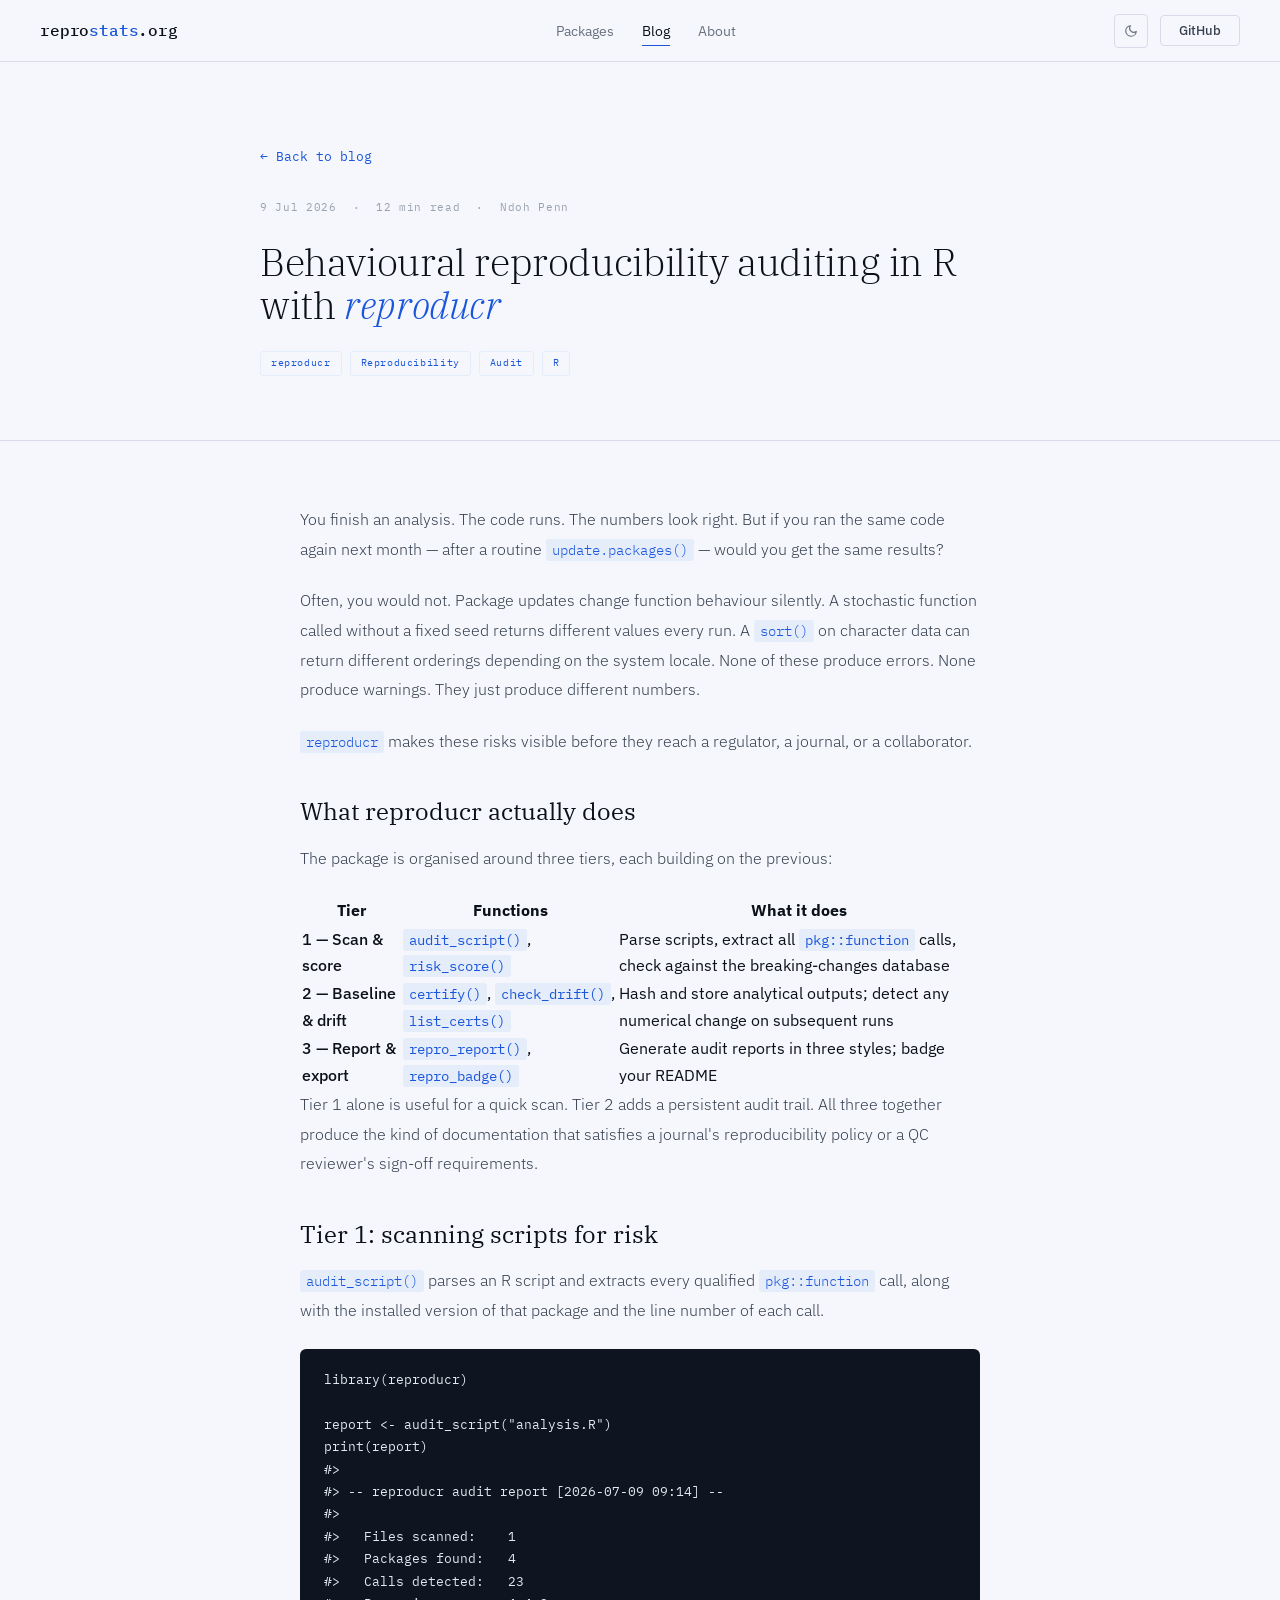
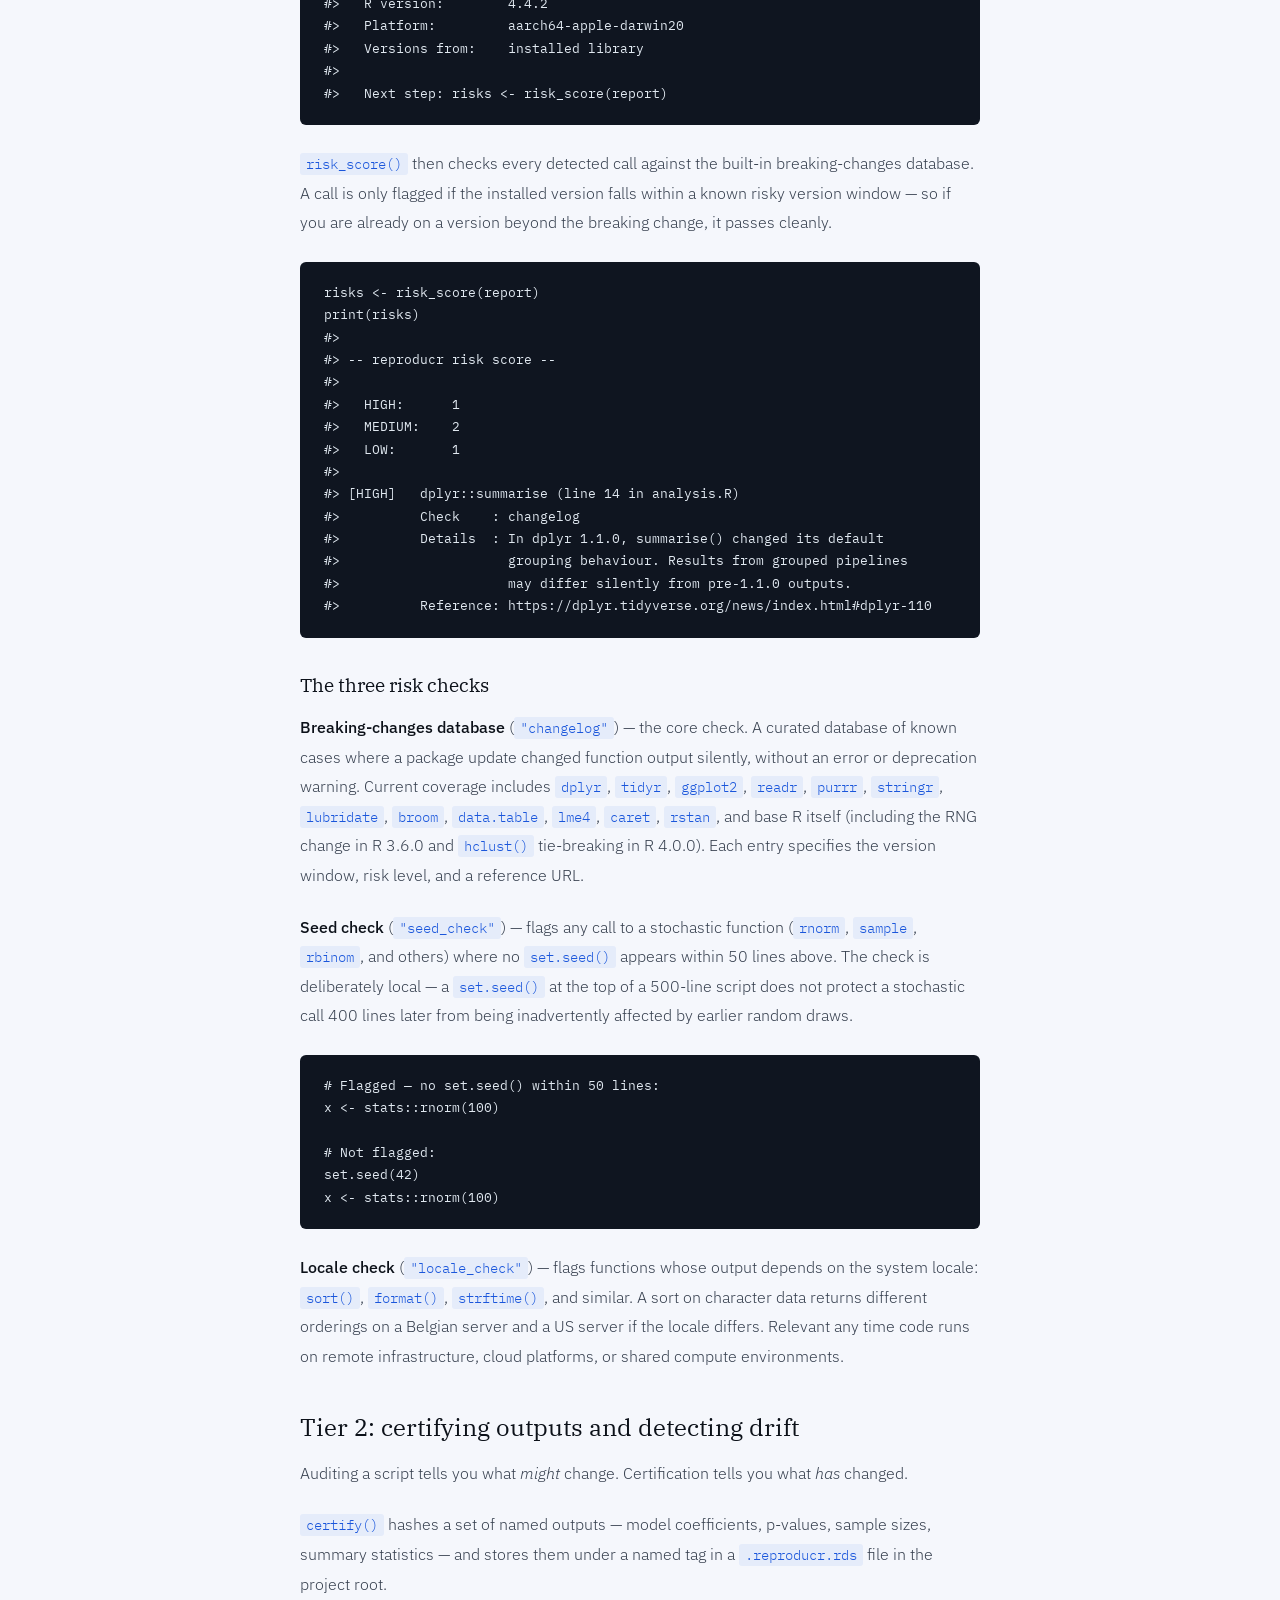
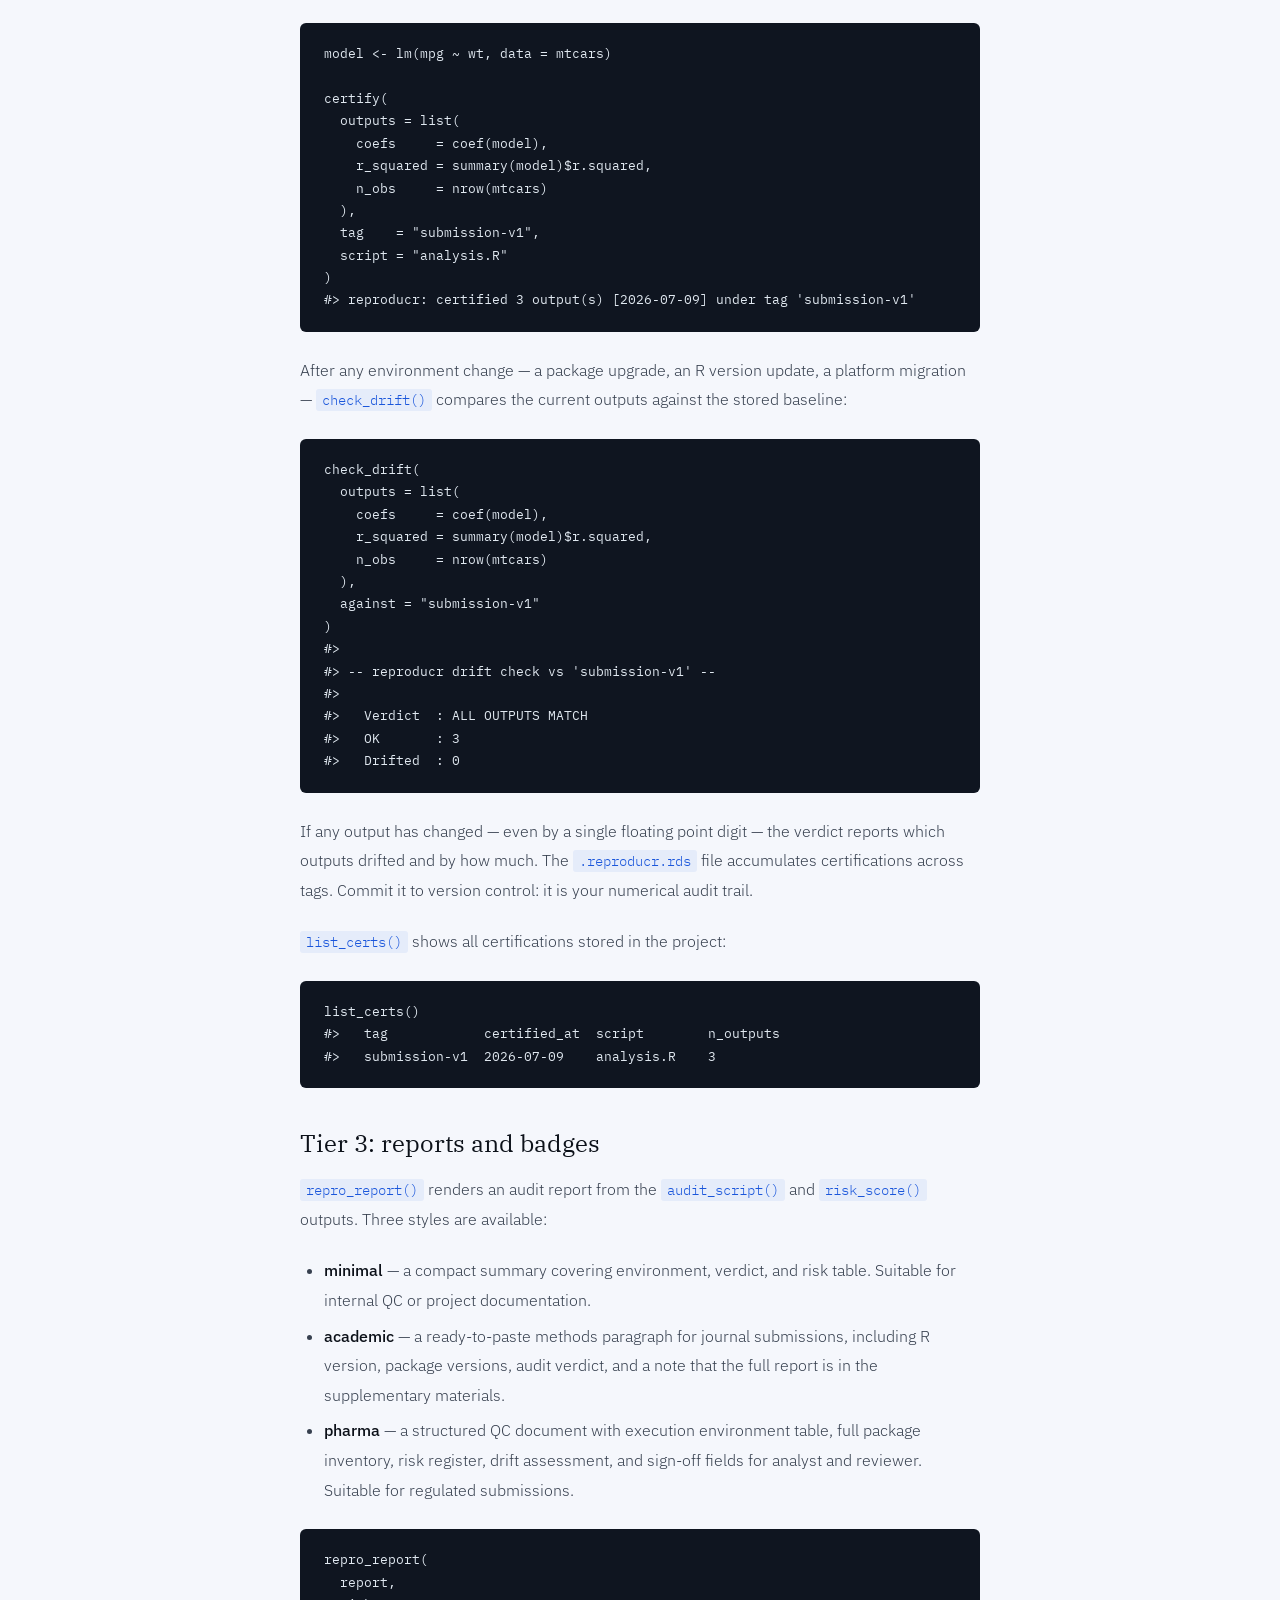
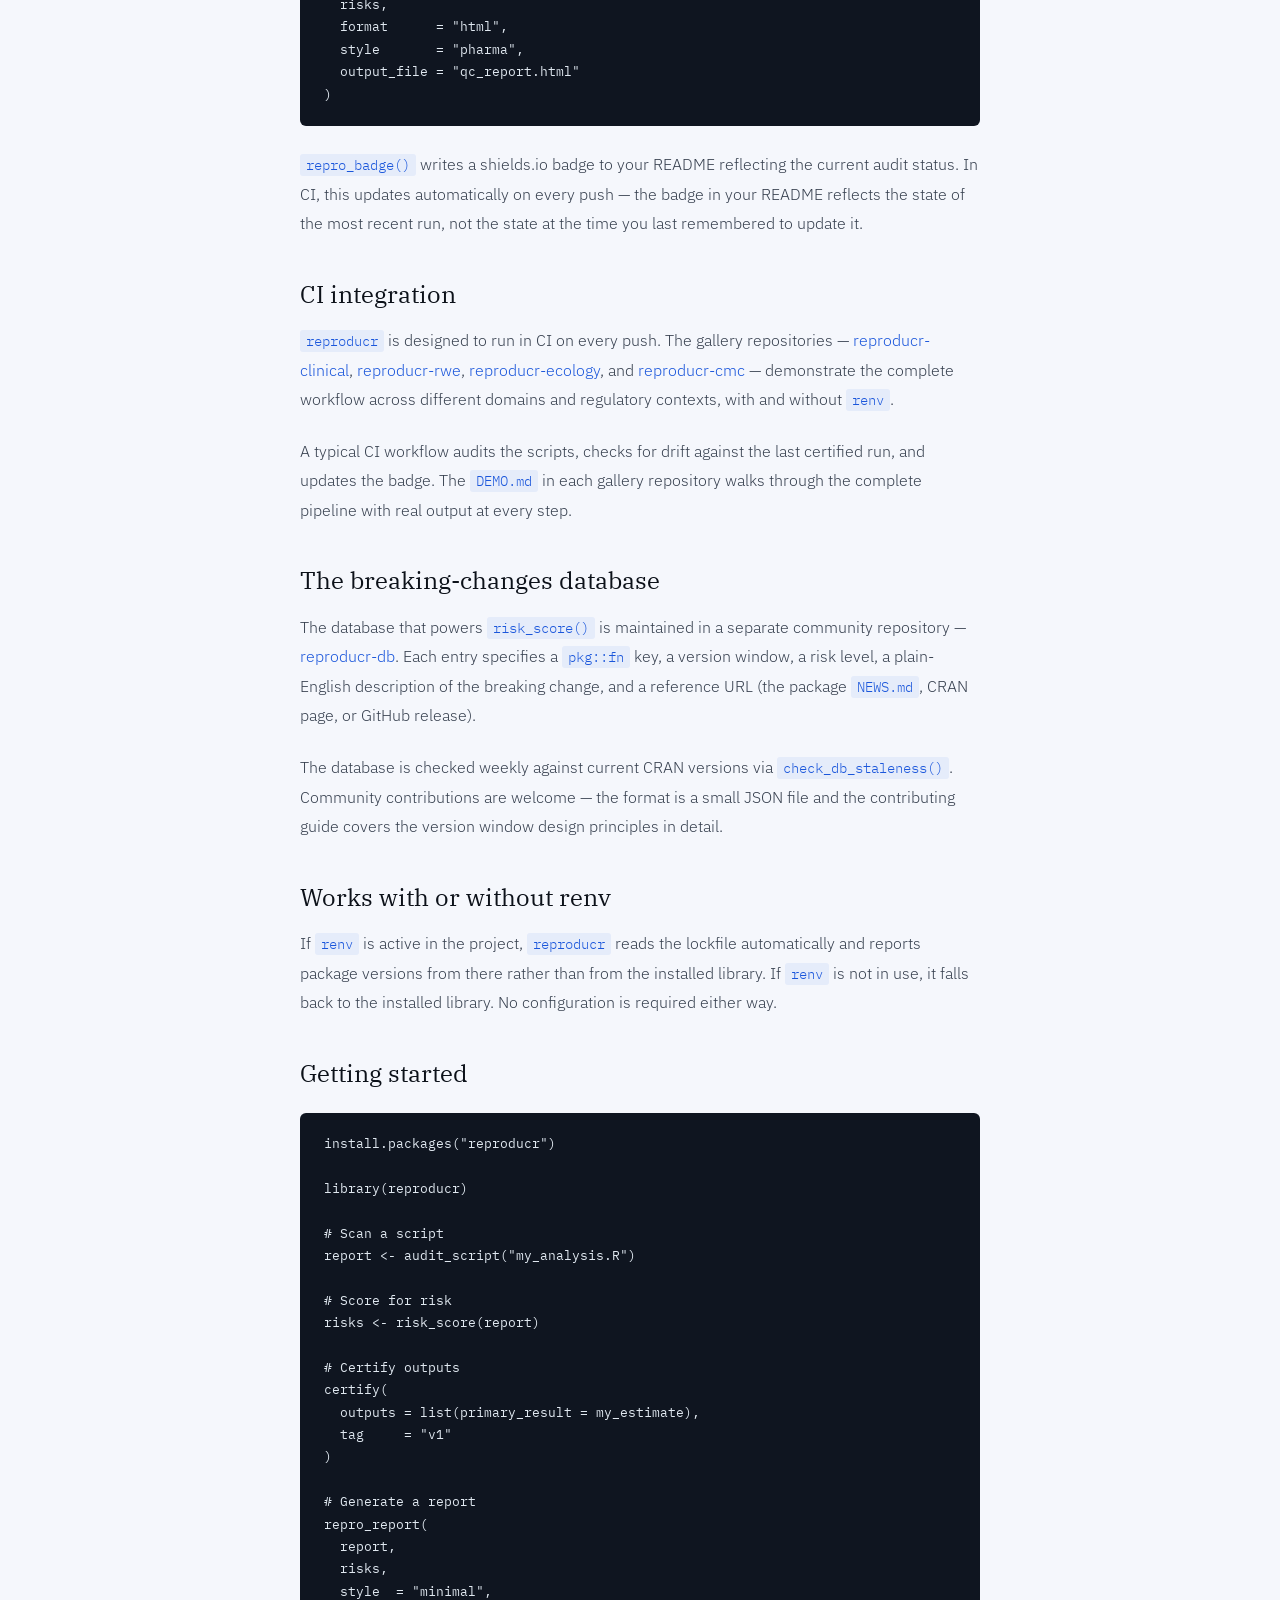
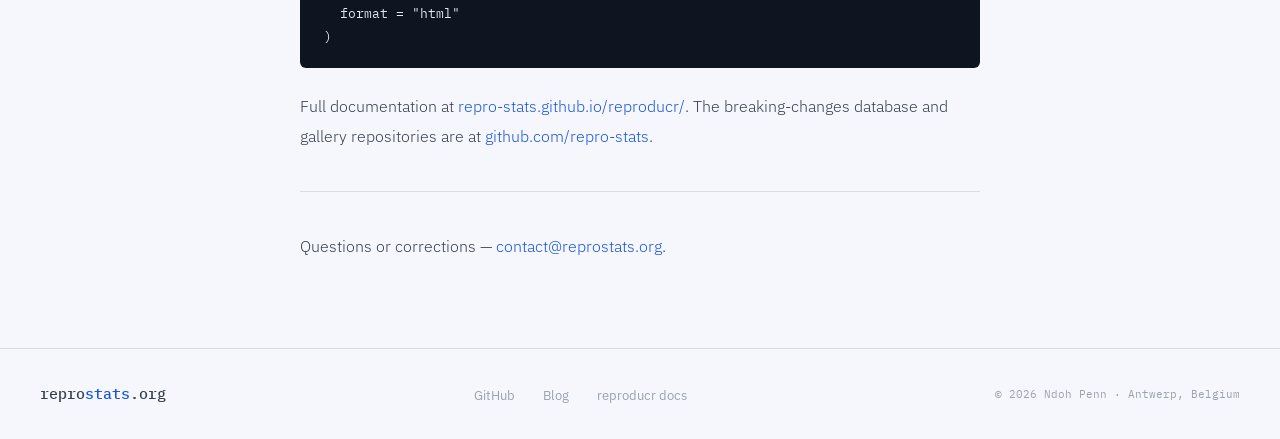
<file: blog/reproducr-behavioural-reproducibility.html>
<!DOCTYPE html>
<html lang="en-GB" data-theme="light">
<head>
  <meta charset="UTF-8">
  <meta name="viewport" content="width=device-width, initial-scale=1.0">
  <title>Behavioural reproducibility auditing in R with reproducr — Reprostats</title>
  <meta name="description" content="How reproducr scans R scripts for silent breaking changes, flags stochastic calls missing set.seed(), detects numerical drift, and generates audit reports for regulated and academic workflows.">

  <!-- Favicon -->
  <link rel="icon" type="image/svg+xml" href="/favicon.svg">
  <link rel="icon" type="image/x-icon" href="/favicon.ico" sizes="16x16 32x32 48x48">
  <link rel="apple-touch-icon" sizes="180x180" href="/apple-touch-icon.png">
  <link rel="icon" type="image/png" sizes="192x192" href="/favicon-192.png">
  <link rel="icon" type="image/png" sizes="512x512" href="/favicon-512.png">
  <link rel="manifest" href="/site.webmanifest">
  <meta name="theme-color" content="#1a56db">

  <link rel="preconnect" href="https://fonts.googleapis.com">
  <link rel="preconnect" href="https://fonts.gstatic.com" crossorigin>
  <link href="https://fonts.googleapis.com/css2?family=IBM+Plex+Mono:ital,wght@0,400;0,500;1,400&family=IBM+Plex+Sans:wght@300;400;500;600&family=IBM+Plex+Serif:ital,wght@0,300;0,400;0,500;1,300;1,400&display=swap" rel="stylesheet">
  <link rel="stylesheet" href="../style.css">
</head>
<body>

<nav class="nav">
  <a href="../index.html" class="nav-logo">repro<span>stats</span>.org</a>
  <ul class="nav-links">
    <li><a href="../index.html">Packages</a></li>
    <li><a href="../blog.html" class="active">Blog</a></li>
    <li><a href="../index.html#about">About</a></li>
    <!-- Reprosia link removed during active job search (Oct 2026).
         Reinstate: <li><a href="https://reprosia.com" target="_blank" rel="noopener">Reprosia ↗</a></li> -->
  </ul>
  <div class="nav-right">
    <button class="theme-toggle" aria-label="Toggle theme">
      <svg class="icon-sun" viewBox="0 0 24 24"><circle cx="12" cy="12" r="5"/><line x1="12" y1="1" x2="12" y2="3"/><line x1="12" y1="21" x2="12" y2="23"/><line x1="4.22" y1="4.22" x2="5.64" y2="5.64"/><line x1="18.36" y1="18.36" x2="19.78" y2="19.78"/><line x1="1" y1="12" x2="3" y2="12"/><line x1="21" y1="12" x2="23" y2="12"/><line x1="4.22" y1="19.78" x2="5.64" y2="18.36"/><line x1="18.36" y1="5.64" x2="19.78" y2="4.22"/></svg>
      <svg class="icon-moon" viewBox="0 0 24 24"><path d="M21 12.79A9 9 0 1 1 11.21 3 7 7 0 0 0 21 12.79z"/></svg>
    </button>
    <a href="https://github.com/repro-stats" class="btn btn-outline btn-sm" target="_blank" rel="noopener">GitHub</a>
  </div>
  <button class="nav-burger" aria-label="Open menu" aria-expanded="false"><span></span><span></span><span></span></button>
</nav>
<nav class="nav-drawer">
  <a href="../index.html">Packages</a>
  <a href="../blog.html" class="active">Blog</a>
  <a href="../index.html#about">About</a>
  <!-- Reprosia link removed during active job search (Oct 2026).
       Reinstate: <a href="https://reprosia.com" target="_blank" rel="noopener">Reprosia ↗</a> -->
  <a href="https://github.com/repro-stats" target="_blank" rel="noopener">GitHub</a>
</nav>

<section class="post-hero">
  <div class="post-hero-inner">
    <a href="../blog.html" class="post-back">← Back to blog</a>
    <div class="post-meta">
      <span class="post-meta-item">9 Jul 2026</span>
      <span class="post-meta-item">·</span>
      <span class="post-meta-item">12 min read</span>
      <span class="post-meta-item">·</span>
      <span class="post-meta-item">Ndoh Penn</span>
    </div>
    <h1 class="display display-lg">Behavioural reproducibility auditing in R with <em>reproducr</em></h1>
    <div style="display:flex;gap:0.5rem;flex-wrap:wrap;margin-top:1.5rem">
      <span class="tag">reproducr</span>
      <span class="tag">Reproducibility</span>
      <span class="tag">Audit</span>
      <span class="tag">R</span>
    </div>
  </div>
</section>

<article class="post-body">

  <p>You finish an analysis. The code runs. The numbers look right. But if you ran the same code again next month — after a routine <code>update.packages()</code> — would you get the same results?</p>

  <p>Often, you would not. Package updates change function behaviour silently. A stochastic function called without a fixed seed returns different values every run. A <code>sort()</code> on character data can return different orderings depending on the system locale. None of these produce errors. None produce warnings. They just produce different numbers.</p>

  <p><code>reproducr</code> makes these risks visible before they reach a regulator, a journal, or a collaborator.</p>

  <h2>What reproducr actually does</h2>

  <p>The package is organised around three tiers, each building on the previous:</p>

  <table>
    <thead>
      <tr><th>Tier</th><th>Functions</th><th>What it does</th></tr>
    </thead>
    <tbody>
      <tr>
        <td><strong>1 — Scan &amp; score</strong></td>
        <td><code>audit_script()</code>, <code>risk_score()</code></td>
        <td>Parse scripts, extract all <code>pkg::function</code> calls, check against the breaking-changes database</td>
      </tr>
      <tr>
        <td><strong>2 — Baseline &amp; drift</strong></td>
        <td><code>certify()</code>, <code>check_drift()</code>, <code>list_certs()</code></td>
        <td>Hash and store analytical outputs; detect any numerical change on subsequent runs</td>
      </tr>
      <tr>
        <td><strong>3 — Report &amp; export</strong></td>
        <td><code>repro_report()</code>, <code>repro_badge()</code></td>
        <td>Generate audit reports in three styles; badge your README</td>
      </tr>
    </tbody>
  </table>

  <p>Tier 1 alone is useful for a quick scan. Tier 2 adds a persistent audit trail. All three together produce the kind of documentation that satisfies a journal's reproducibility policy or a QC reviewer's sign-off requirements.</p>

  <h2>Tier 1: scanning scripts for risk</h2>

  <p><code>audit_script()</code> parses an R script and extracts every qualified <code>pkg::function</code> call, along with the installed version of that package and the line number of each call.</p>

<pre><code>library(reproducr)

report <- audit_script("analysis.R")
print(report)
#>
#> -- reproducr audit report [2026-07-09 09:14] --
#>
#>   Files scanned:    1
#>   Packages found:   4
#>   Calls detected:   23
#>   R version:        4.4.2
#>   Platform:         aarch64-apple-darwin20
#>   Versions from:    installed library
#>
#>   Next step: risks <- risk_score(report)</code></pre>

  <p><code>risk_score()</code> then checks every detected call against the built-in breaking-changes database. A call is only flagged if the installed version falls within a known risky version window — so if you are already on a version beyond the breaking change, it passes cleanly.</p>

<pre><code>risks <- risk_score(report)
print(risks)
#>
#> -- reproducr risk score --
#>
#>   HIGH:      1
#>   MEDIUM:    2
#>   LOW:       1
#>
#> [HIGH]   dplyr::summarise (line 14 in analysis.R)
#>          Check    : changelog
#>          Details  : In dplyr 1.1.0, summarise() changed its default
#>                     grouping behaviour. Results from grouped pipelines
#>                     may differ silently from pre-1.1.0 outputs.
#>          Reference: https://dplyr.tidyverse.org/news/index.html#dplyr-110</code></pre>

  <h3>The three risk checks</h3>

  <p><strong>Breaking-changes database</strong> (<code>"changelog"</code>) — the core check. A curated database of known cases where a package update changed function output silently, without an error or deprecation warning. Current coverage includes <code>dplyr</code>, <code>tidyr</code>, <code>ggplot2</code>, <code>readr</code>, <code>purrr</code>, <code>stringr</code>, <code>lubridate</code>, <code>broom</code>, <code>data.table</code>, <code>lme4</code>, <code>caret</code>, <code>rstan</code>, and base R itself (including the RNG change in R 3.6.0 and <code>hclust()</code> tie-breaking in R 4.0.0). Each entry specifies the version window, risk level, and a reference URL.</p>

  <p><strong>Seed check</strong> (<code>"seed_check"</code>) — flags any call to a stochastic function (<code>rnorm</code>, <code>sample</code>, <code>rbinom</code>, and others) where no <code>set.seed()</code> appears within 50 lines above. The check is deliberately local — a <code>set.seed()</code> at the top of a 500-line script does not protect a stochastic call 400 lines later from being inadvertently affected by earlier random draws.</p>

<pre><code># Flagged — no set.seed() within 50 lines:
x <- stats::rnorm(100)

# Not flagged:
set.seed(42)
x <- stats::rnorm(100)</code></pre>

  <p><strong>Locale check</strong> (<code>"locale_check"</code>) — flags functions whose output depends on the system locale: <code>sort()</code>, <code>format()</code>, <code>strftime()</code>, and similar. A sort on character data returns different orderings on a Belgian server and a US server if the locale differs. Relevant any time code runs on remote infrastructure, cloud platforms, or shared compute environments.</p>

  <h2>Tier 2: certifying outputs and detecting drift</h2>

  <p>Auditing a script tells you what <em>might</em> change. Certification tells you what <em>has</em> changed.</p>

  <p><code>certify()</code> hashes a set of named outputs — model coefficients, p-values, sample sizes, summary statistics — and stores them under a named tag in a <code>.reproducr.rds</code> file in the project root.</p>

<pre><code>model <- lm(mpg ~ wt, data = mtcars)

certify(
  outputs = list(
    coefs     = coef(model),
    r_squared = summary(model)$r.squared,
    n_obs     = nrow(mtcars)
  ),
  tag    = "submission-v1",
  script = "analysis.R"
)
#> reproducr: certified 3 output(s) [2026-07-09] under tag 'submission-v1'</code></pre>

  <p>After any environment change — a package upgrade, an R version update, a platform migration — <code>check_drift()</code> compares the current outputs against the stored baseline:</p>

<pre><code>check_drift(
  outputs = list(
    coefs     = coef(model),
    r_squared = summary(model)$r.squared,
    n_obs     = nrow(mtcars)
  ),
  against = "submission-v1"
)
#>
#> -- reproducr drift check vs 'submission-v1' --
#>
#>   Verdict  : ALL OUTPUTS MATCH
#>   OK       : 3
#>   Drifted  : 0</code></pre>

  <p>If any output has changed — even by a single floating point digit — the verdict reports which outputs drifted and by how much. The <code>.reproducr.rds</code> file accumulates certifications across tags. Commit it to version control: it is your numerical audit trail.</p>

  <p><code>list_certs()</code> shows all certifications stored in the project:</p>

<pre><code>list_certs()
#>   tag            certified_at  script        n_outputs
#>   submission-v1  2026-07-09    analysis.R    3</code></pre>

  <h2>Tier 3: reports and badges</h2>

  <p><code>repro_report()</code> renders an audit report from the <code>audit_script()</code> and <code>risk_score()</code> outputs. Three styles are available:</p>

  <ul>
    <li><strong>minimal</strong> — a compact summary covering environment, verdict, and risk table. Suitable for internal QC or project documentation.</li>
    <li><strong>academic</strong> — a ready-to-paste methods paragraph for journal submissions, including R version, package versions, audit verdict, and a note that the full report is in the supplementary materials.</li>
    <li><strong>pharma</strong> — a structured QC document with execution environment table, full package inventory, risk register, drift assessment, and sign-off fields for analyst and reviewer. Suitable for regulated submissions.</li>
  </ul>

<pre><code>repro_report(
  report,
  risks,
  format      = "html",
  style       = "pharma",
  output_file = "qc_report.html"
)</code></pre>

  <p><code>repro_badge()</code> writes a shields.io badge to your README reflecting the current audit status. In CI, this updates automatically on every push — the badge in your README reflects the state of the most recent run, not the state at the time you last remembered to update it.</p>

  <h2>CI integration</h2>

  <p><code>reproducr</code> is designed to run in CI on every push. The gallery repositories — <a href="https://github.com/repro-stats/reproducr-clinical" target="_blank" rel="noopener">reproducr-clinical</a>, <a href="https://github.com/repro-stats/reproducr-rwe" target="_blank" rel="noopener">reproducr-rwe</a>, <a href="https://github.com/repro-stats/reproducr-ecology" target="_blank" rel="noopener">reproducr-ecology</a>, and <a href="https://github.com/repro-stats/reproducr-cmc" target="_blank" rel="noopener">reproducr-cmc</a> — demonstrate the complete workflow across different domains and regulatory contexts, with and without <code>renv</code>.</p>

  <p>A typical CI workflow audits the scripts, checks for drift against the last certified run, and updates the badge. The <code>DEMO.md</code> in each gallery repository walks through the complete pipeline with real output at every step.</p>

  <h2>The breaking-changes database</h2>

  <p>The database that powers <code>risk_score()</code> is maintained in a separate community repository — <a href="https://github.com/repro-stats/reproducr-db" target="_blank" rel="noopener">reproducr-db</a>. Each entry specifies a <code>pkg::fn</code> key, a version window, a risk level, a plain-English description of the breaking change, and a reference URL (the package <code>NEWS.md</code>, CRAN page, or GitHub release).</p>

  <p>The database is checked weekly against current CRAN versions via <code>check_db_staleness()</code>. Community contributions are welcome — the format is a small JSON file and the contributing guide covers the version window design principles in detail.</p>

  <h2>Works with or without renv</h2>

  <p>If <code>renv</code> is active in the project, <code>reproducr</code> reads the lockfile automatically and reports package versions from there rather than from the installed library. If <code>renv</code> is not in use, it falls back to the installed library. No configuration is required either way.</p>

  <h2>Getting started</h2>

<pre><code>install.packages("reproducr")

library(reproducr)

# Scan a script
report <- audit_script("my_analysis.R")

# Score for risk
risks <- risk_score(report)

# Certify outputs
certify(
  outputs = list(primary_result = my_estimate),
  tag     = "v1"
)

# Generate a report
repro_report(
  report,
  risks,
  style  = "minimal",
  format = "html"
)</code></pre>

  <p>Full documentation at <a href="https://repro-stats.github.io/reproducr/" target="_blank" rel="noopener">repro-stats.github.io/reproducr/</a>. The breaking-changes database and gallery repositories are at <a href="https://github.com/repro-stats" target="_blank" rel="noopener">github.com/repro-stats</a>.</p>

  <hr class="post-divider">

  <p>Questions or corrections — <a href="mailto:contact@reprostats.org">contact@reprostats.org</a>.</p>

</article>

<footer>
  <a href="../" class="footer-logo">repro<span>stats</span>.org</a>
  <ul class="footer-links">
    <li><a href="https://github.com/repro-stats" target="_blank" rel="noopener">GitHub</a></li>
    <li><a href="../blog.html">Blog</a></li>
    <li><a href="https://repro-stats.github.io/reproducr/" target="_blank" rel="noopener">reproducr docs</a></li>
    <!-- Reprosia link removed during active job search (Oct 2026).
         Reinstate: <li><a href="https://reprosia.com" target="_blank" rel="noopener">Reprosia</a></li> -->
  </ul>
  <span class="footer-copy">© 2026 Ndoh Penn · Antwerp, Belgium</span>
</footer>

<script src="../main.js"></script>
</body>
</html>
</file>
<file: style.css>
/* ═══════════════════════════════════════════════
   ReproStats — Design System
   reprostats.org
   ═══════════════════════════════════════════════ */

*, *::before, *::after { box-sizing: border-box; margin: 0; padding: 0; }

/* ─── THEME TOKENS ─── */
:root {
  /* Light (default) */
  --ink:        #0c1119;
  --ink-mid:    #37404f;
  --ink-soft:   #68717f;
  --ink-faint:  #9aa2ae;
  --rule:       #d8dce8;
  --rule-soft:  #eceef5;
  --bg:         #f5f7fc;
  --bg-card:    #ffffff;
  --bg-alt:     #eef1f9;
  --accent:     #1a56db;
  --accent-lt:  #e5ecfb;
  --accent-dim: rgba(26,86,219,0.07);
  --green:      #0a7a4a;
  --green-lt:   #e5f5ed;
  --orange:     #c45a00;
  --orange-lt:  #fef0e5;
  --purple-lt:  #f0e8ff;
  --purple:     #6b21a8;
  --nav-bg:     rgba(245,247,252,0.92);
  --shadow:     rgba(12,17,25,0.08);
}

:root[data-theme="dark"] {
  --ink:        #d8e6f5;
  --ink-mid:    #8aa4c0;
  --ink-soft:   #4a6480;
  --ink-faint:  #2d4560;
  --rule:       rgba(255,255,255,0.09);
  --rule-soft:  rgba(255,255,255,0.05);
  --bg:         #0f1520;
  --bg-card:    #161f2e;
  --bg-alt:     #131b28;
  --accent:     #5a90f5;
  --accent-lt:  rgba(90,144,245,0.12);
  --accent-dim: rgba(90,144,245,0.08);
  --green:      #34d399;
  --green-lt:   rgba(52,211,153,0.1);
  --orange:     #fb923c;
  --orange-lt:  rgba(251,146,60,0.1);
  --purple-lt:  rgba(167,139,250,0.12);
  --purple:     #a78bfa;
  --nav-bg:     rgba(15,21,32,0.90);
  --shadow:     rgba(0,0,0,0.3);
}

/* Smooth theme transitions */
body, body * {
  transition: background-color 0.3s ease, color 0.3s ease, border-color 0.3s ease;
}
.reveal, canvas, .terminal { transition: none !important; }

/* ─── BASE ─── */
html { scroll-behavior: smooth; font-size: 16px; }

body {
  background: var(--bg);
  color: var(--ink);
  font-family: 'IBM Plex Sans', sans-serif;
  line-height: 1.65;
  overflow-x: hidden;
  -webkit-font-smoothing: antialiased;
}

img { max-width: 100%; display: block; }
a { text-decoration: none; color: inherit; }

/* ─── TYPOGRAPHY ─── */
.display {
  font-family: 'IBM Plex Serif', serif;
  font-weight: 300;
  line-height: 1.12;
  letter-spacing: -0.01em;
  color: var(--ink);
}
.display em { font-style: italic; color: var(--accent); }
.display-xl { font-size: clamp(2.5rem, 4vw, 3.75rem); }
.display-lg { font-size: clamp(2rem, 3vw, 3rem); }
.display-md { font-size: clamp(1.625rem, 2.5vw, 2.25rem); }
.display-sm { font-size: clamp(1.25rem, 2vw, 1.625rem); }

.eyebrow {
  font-family: 'IBM Plex Mono', monospace;
  font-size: 0.68rem;
  color: var(--accent);
  letter-spacing: 0.18em;
  text-transform: uppercase;
  margin-bottom: 1rem;
  display: flex;
  align-items: center;
  gap: 0.625rem;
}
.eyebrow::before {
  content: '';
  display: block;
  width: 1.5rem; height: 1px;
  background: var(--accent);
  flex-shrink: 0;
}

/* ─── LAYOUT ─── */
.container { max-width: 1120px; margin: 0 auto; }
.section     { padding: 6rem 2.5rem; }
.section-sm  { padding: 4rem 2.5rem; }
.section-alt { background: var(--bg-alt); }

/* ─── BUTTONS ─── */
.btn {
  display: inline-flex;
  align-items: center;
  gap: 0.5rem;
  padding: 0.8125rem 1.75rem;
  border-radius: 4px;
  font-size: 0.9375rem;
  font-weight: 500;
  cursor: pointer;
  border: none;
  transition: background 0.2s, color 0.2s, border-color 0.2s, transform 0.2s, box-shadow 0.2s !important;
  text-decoration: none;
  line-height: 1;
}
.btn:hover { transform: translateY(-1px); }
.btn-primary { background: var(--accent); color: #fff; }
.btn-primary:hover { background: #1648c0; box-shadow: 0 6px 20px rgba(26,86,219,0.25); }
[data-theme="dark"] .btn-primary:hover { background: #4a80e0; }
.btn-outline { border: 1px solid var(--rule); color: var(--ink-mid); background: transparent; }
.btn-outline:hover { border-color: var(--ink-mid); color: var(--ink); }
.btn-sm { padding: 0.5rem 1.125rem; font-size: 0.8125rem; }
.btn-group { display: flex; gap: 0.875rem; flex-wrap: wrap; }

/* ─── BADGES ─── */
.badge {
  font-family: 'IBM Plex Mono', monospace;
  font-size: 0.62rem;
  font-weight: 500;
  letter-spacing: 0.06em;
  padding: 0.2rem 0.55rem;
  border-radius: 3px;
  flex-shrink: 0;
}
.badge-cran   { background: var(--green-lt);  color: var(--green);  border: 1px solid rgba(10,122,74,0.2); }
.badge-dev    { background: var(--orange-lt); color: var(--orange); border: 1px solid rgba(196,90,0,0.18); }
.badge-shiny  { background: var(--purple-lt); color: var(--purple); border: 1px solid rgba(107,33,168,0.2); }

[data-theme="dark"] .badge-cran  { border-color: rgba(52,211,153,0.25); }
[data-theme="dark"] .badge-dev   { border-color: rgba(251,146,60,0.25); }
[data-theme="dark"] .badge-shiny { border-color: rgba(167,139,250,0.25); }

/* ─── TAG ─── */
.tag {
  display: inline-block;
  font-family: 'IBM Plex Mono', monospace;
  font-size: 0.64rem;
  color: var(--accent);
  border: 1px solid var(--accent-lt);
  padding: 0.2rem 0.625rem;
  border-radius: 3px;
  letter-spacing: 0.06em;
}

/* ─── NAV ─── */
.nav {
  position: sticky;
  top: 0;
  z-index: 200;
  background: var(--nav-bg);
  backdrop-filter: blur(16px);
  -webkit-backdrop-filter: blur(16px);
  border-bottom: 1px solid var(--rule);
  padding: 0 2.5rem;
  height: 62px;
  display: flex;
  align-items: center;
  justify-content: space-between;
  gap: 1.5rem;
}

.nav-logo {
  font-family: 'IBM Plex Mono', monospace;
  font-size: 1rem;
  font-weight: 500;
  color: var(--ink);
  letter-spacing: -0.01em;
  flex-shrink: 0;
}
.nav-logo span { color: var(--accent); }

.nav-links {
  display: flex;
  gap: 1.75rem;
  list-style: none;
  align-items: center;
  flex: 1;
  justify-content: center;
}
.nav-links a {
  color: var(--ink-soft);
  font-size: 0.875rem;
  transition: color 0.2s;
  position: relative;
  padding-bottom: 2px;
}
.nav-links a:hover { color: var(--ink); }
.nav-links a.active { color: var(--ink); }
.nav-links a.active::after {
  content: '';
  position: absolute;
  bottom: -4px; left: 0; right: 0;
  height: 1px;
  background: var(--accent);
}

.nav-right {
  display: flex;
  align-items: center;
  gap: 0.75rem;
  flex-shrink: 0;
}

/* Theme toggle */
.theme-toggle {
  background: none;
  border: 1px solid var(--rule);
  border-radius: 4px;
  width: 34px; height: 34px;
  display: flex;
  align-items: center;
  justify-content: center;
  cursor: pointer;
  color: var(--ink-soft);
  transition: border-color 0.2s, color 0.2s, transform 0.3s !important;
}
.theme-toggle:hover { border-color: var(--accent); color: var(--accent); transform: rotate(20deg); }
.theme-toggle svg { width: 14px; height: 14px; stroke: currentColor; fill: none; stroke-width: 2; stroke-linecap: round; stroke-linejoin: round; }
.icon-sun  { display: none; }
.icon-moon { display: block; }
[data-theme="dark"] .icon-sun  { display: block; }
[data-theme="dark"] .icon-moon { display: none; }

/* Mobile burger */
.nav-burger {
  display: none;
  background: none;
  border: 1px solid var(--rule);
  border-radius: 4px;
  width: 34px; height: 34px;
  align-items: center;
  justify-content: center;
  flex-direction: column;
  gap: 4px;
  padding: 8px;
  cursor: pointer;
  color: var(--ink-soft);
}
.nav-burger span {
  display: block;
  height: 1.5px;
  background: currentColor;
  border-radius: 1px;
  transition: transform 0.25s, opacity 0.25s !important;
  width: 100%;
}
.nav-burger.open span:nth-child(1) { transform: translateY(5.5px) rotate(45deg); }
.nav-burger.open span:nth-child(2) { opacity: 0; }
.nav-burger.open span:nth-child(3) { transform: translateY(-5.5px) rotate(-45deg); }

.nav-drawer {
  display: none;
  position: fixed;
  top: 62px; left: 0; right: 0;
  background: var(--bg-card);
  border-bottom: 1px solid var(--rule);
  padding: 1.25rem 1.75rem 1.75rem;
  z-index: 199;
  flex-direction: column;
  gap: 1.125rem;
}
.nav-drawer.open { display: flex; }
.nav-drawer a { color: var(--ink-mid); font-size: 1rem; transition: color 0.2s; }
.nav-drawer a:hover, .nav-drawer a.active { color: var(--ink); }

/* ─── PAGE HERO ─── */
.page-hero {
  padding: 5.5rem 2.5rem 4.5rem;
  border-bottom: 1px solid var(--rule);
}
.page-hero-inner { max-width: 1120px; margin: 0 auto; }
.page-hero .lead {
  font-size: 1.0625rem;
  color: var(--ink-mid);
  max-width: 520px;
  line-height: 1.75;
  font-weight: 300;
  margin: 1rem 0 2rem;
}

/* ─── PACKAGE CARDS ─── */
.pkg-grid {
  display: grid;
  grid-template-columns: repeat(2, 1fr);
  gap: 1.25rem;
}

.pkg-card {
  background: var(--bg-card);
  border: 1px solid var(--rule);
  border-radius: 8px;
  padding: 2rem;
  transition: border-color 0.25s, box-shadow 0.25s, transform 0.25s !important;
}
.pkg-card:hover {
  border-color: var(--accent-lt);
  box-shadow: 0 8px 32px var(--shadow);
  transform: translateY(-3px);
}

.pkg-header {
  display: flex;
  align-items: flex-start;
  justify-content: space-between;
  gap: 1rem;
  margin-bottom: 0.75rem;
}

.pkg-name {
  font-family: 'IBM Plex Mono', monospace;
  font-size: 1.0625rem;
  font-weight: 500;
  color: var(--ink);
}

.pkg-badges { display: flex; gap: 0.375rem; flex-wrap: wrap; }

.pkg-desc {
  font-size: 0.9rem;
  color: var(--ink-mid);
  line-height: 1.7;
  margin-bottom: 1.25rem;
}

.pkg-feats { list-style: none; margin-bottom: 1.5rem; }
.pkg-feats li {
  font-size: 0.8125rem;
  color: var(--ink-soft);
  padding: 0.2rem 0 0.2rem 1rem;
  position: relative;
}
.pkg-feats li::before {
  content: '→';
  position: absolute;
  left: 0;
  color: var(--accent);
  font-family: 'IBM Plex Mono', monospace;
  font-size: 0.68rem;
}

.pkg-install {
  background: #0f1520;
  color: #00c8a8;
  font-family: 'IBM Plex Mono', monospace;
  font-size: 0.73rem;
  padding: 0.625rem 0.875rem;
  border-radius: 4px;
  margin-bottom: 0.875rem;
  user-select: all;
}
[data-theme="dark"] .pkg-install { background: #060d18; }
.pkg-install .prompt { color: rgba(255,255,255,0.3); }

.pkg-link {
  font-size: 0.8125rem;
  color: var(--accent);
  font-weight: 500;
  display: inline-block;
  transition: text-decoration 0.2s;
}
.pkg-link:hover { text-decoration: underline; }

/* ─── BLOG CARDS ─── */
.blog-grid {
  display: grid;
  grid-template-columns: repeat(3, 1fr);
  gap: 1.25rem;
}

.blog-card {
  background: var(--bg-card);
  border: 1px solid var(--rule);
  border-radius: 8px;
  padding: 1.75rem;
  display: flex;
  flex-direction: column;
  transition: border-color 0.25s, transform 0.25s, box-shadow 0.25s !important;
  text-decoration: none;
  color: inherit;
}
.blog-card:hover {
  border-color: var(--accent-lt);
  transform: translateY(-3px);
  box-shadow: 0 8px 32px var(--shadow);
}

.blog-meta {
  display: flex;
  align-items: center;
  gap: 0.75rem;
  margin-bottom: 1rem;
  flex-wrap: wrap;
}

.blog-date {
  font-family: 'IBM Plex Mono', monospace;
  font-size: 0.68rem;
  color: var(--ink-faint);
  letter-spacing: 0.06em;
}

.blog-read {
  font-family: 'IBM Plex Mono', monospace;
  font-size: 0.68rem;
  color: var(--ink-faint);
}

.blog-card h3 {
  font-family: 'IBM Plex Serif', serif;
  font-size: 1.1875rem;
  font-weight: 400;
  color: var(--ink);
  margin-bottom: 0.75rem;
  line-height: 1.3;
  flex: 1;
}

.blog-card p {
  font-size: 0.875rem;
  color: var(--ink-mid);
  line-height: 1.7;
  margin-bottom: 1.25rem;
  flex: 1;
}

.blog-card-footer {
  display: flex;
  align-items: center;
  justify-content: space-between;
  margin-top: auto;
  padding-top: 1rem;
  border-top: 1px solid var(--rule-soft);
}

.blog-tags { display: flex; gap: 0.375rem; flex-wrap: wrap; }

.blog-arrow {
  font-size: 0.875rem;
  color: var(--accent);
  flex-shrink: 0;
}

/* ─── ABOUT SECTION ─── */
.about-layout {
  display: grid;
  grid-template-columns: 1fr 1fr;
  gap: 4rem;
  align-items: start;
}

.about-prose p {
  font-size: 0.9375rem;
  color: var(--ink-mid);
  line-height: 1.8;
  margin-bottom: 1.25rem;
  font-weight: 300;
}
.about-prose p:last-child { margin-bottom: 0; }
.about-prose strong { color: var(--ink); font-weight: 500; }
.about-prose a { color: var(--accent); }

.about-stats {
  display: grid;
  grid-template-columns: 1fr 1fr;
  gap: 1.125rem;
}

.astat {
  background: var(--bg-card);
  border: 1px solid var(--rule);
  border-radius: 8px;
  padding: 1.5rem;
}
.astat-num {
  font-family: 'IBM Plex Mono', monospace;
  font-size: 1.75rem;
  font-weight: 500;
  color: var(--accent);
  margin-bottom: 0.375rem;
}
.astat-label { font-size: 0.8125rem; color: var(--ink-soft); line-height: 1.45; }

/* ─── REPROSIA BRIDGE ─── */
.reprosia-bridge {
  background: #0f1520;
  padding: 5rem 2.5rem;
}
[data-theme="dark"] .reprosia-bridge { background: #060d18; }

.bridge-inner {
  max-width: 1120px;
  margin: 0 auto;
  display: grid;
  grid-template-columns: 1fr 1fr;
  gap: 4rem;
  align-items: center;
}

.bridge-eyebrow {
  font-family: 'IBM Plex Mono', monospace;
  font-size: 0.7rem;
  color: rgba(0,200,168,0.7);
  letter-spacing: 0.18em;
  text-transform: uppercase;
  margin-bottom: 1.25rem;
  display: flex;
  align-items: center;
  gap: 0.625rem;
}
.bridge-eyebrow::before { content:''; display:block; width:1.5rem; height:1px; background:rgba(0,200,168,0.7); }

.bridge-h {
  font-family: 'IBM Plex Serif', serif;
  font-size: clamp(1.75rem, 3vw, 2.5rem);
  font-weight: 300;
  color: #dce9f8;
  line-height: 1.2;
  margin-bottom: 1rem;
}
.bridge-h em { font-style: italic; color: #00c8a8; }

.bridge-p {
  font-size: 0.9375rem;
  color: rgba(220,233,248,0.6);
  line-height: 1.8;
  font-weight: 300;
  margin-bottom: 2rem;
}

.btn-teal {
  background: #00c8a8;
  color: #0f1520;
  padding: 0.875rem 2rem;
  border-radius: 4px;
  font-size: 0.9375rem;
  font-weight: 600;
  display: inline-block;
  transition: transform 0.2s, box-shadow 0.25s !important;
}
.btn-teal:hover {
  transform: translateY(-2px);
  box-shadow: 0 8px 24px rgba(0,200,168,0.3);
}

.bridge-features { list-style: none; display: flex; flex-direction: column; gap: 1.125rem; }
.bridge-features li {
  display: flex;
  align-items: flex-start;
  gap: 1rem;
  font-size: 0.9rem;
  color: rgba(220,233,248,0.6);
  line-height: 1.6;
}
.bridge-features li::before {
  content: '→';
  color: #00c8a8;
  font-family: 'IBM Plex Mono', monospace;
  font-size: 0.75rem;
  flex-shrink: 0;
  margin-top: 0.1rem;
}
.bridge-features strong { color: #dce9f8; font-weight: 500; }

/* ─── CTA STRIP ─── */
.cta-strip {
  background: var(--accent-dim);
  border-top: 1px solid var(--rule);
  border-bottom: 1px solid var(--rule);
  padding: 3.5rem 2.5rem;
}
.cta-strip-inner {
  max-width: 1120px;
  margin: 0 auto;
  display: flex;
  align-items: center;
  justify-content: space-between;
  gap: 2rem;
  flex-wrap: wrap;
}
.cta-strip h2 {
  font-family: 'IBM Plex Serif', serif;
  font-size: clamp(1.5rem, 2.5vw, 1.875rem);
  font-weight: 300;
  color: var(--ink);
}
.cta-strip h2 em { font-style: italic; color: var(--accent); }
.cta-right { display: flex; flex-direction: column; align-items: flex-end; gap: 0.5rem; }
.cta-email { font-family: 'IBM Plex Mono', monospace; font-size: 0.8rem; color: var(--ink-soft); }
.cta-email a { color: var(--accent); }

/* ─── FOOTER ─── */
footer {
  border-top: 1px solid var(--rule);
  padding: 2rem 2.5rem;
  display: flex;
  align-items: center;
  justify-content: space-between;
  flex-wrap: wrap;
  gap: 1rem;
  background: var(--bg);
}
.footer-logo { font-family: 'IBM Plex Mono', monospace; font-size: 0.9375rem; font-weight: 500; color: var(--ink-mid); }
.footer-logo span { color: var(--accent); }
.footer-links { display: flex; gap: 1.75rem; list-style: none; }
.footer-links a { font-size: 0.8125rem; color: var(--ink-faint); transition: color 0.2s; }
.footer-links a:hover { color: var(--ink-mid); }
.footer-copy { font-family: 'IBM Plex Mono', monospace; font-size: 0.7rem; color: var(--ink-faint); }

/* ─── TERMINAL ─── */
.terminal {
  background: #0f1520;
  border-radius: 10px;
  overflow: hidden;
  box-shadow: 0 24px 64px rgba(12,17,25,0.16), 0 2px 8px rgba(12,17,25,0.08);
  font-family: 'IBM Plex Mono', monospace;
}
.terminal-bar {
  background: #1e2530;
  padding: 0.75rem 1rem;
  display: flex;
  align-items: center;
  gap: 0.5rem;
  border-bottom: 1px solid rgba(255,255,255,0.06);
}
.t-dot { width: 12px; height: 12px; border-radius: 50%; }
.t-dot-r { background: #ff5f57; }
.t-dot-y { background: #febc2e; }
.t-dot-g { background: #28c840; }
.t-bar-label { font-size: 0.68rem; color: rgba(255,255,255,0.28); letter-spacing: 0.08em; margin-left: auto; }
.terminal-body { padding: 1.5rem; font-size: 0.8rem; line-height: 1.85; min-height: 260px; }
.t-line { display: flex; gap: 0.625rem; min-height: 1.5em; }
.t-prompt { color: #00c8a8; flex-shrink: 0; }
.t-cmd { color: #e0e8f0; }
.t-fn  { color: #79b8ff; }
.t-str { color: #9ecbff; }
.t-out { color: #64a87e; padding-left: 1.125rem; }
.t-ok  { color: #28c840; }
.cursor { display: inline-block; width: 8px; height: 1em; background: #00c8a8; vertical-align: middle; animation: blink 1s step-end infinite; }
@keyframes blink { 0%,100%{opacity:1} 50%{opacity:0} }

/* ─── BLOG POST ─── */
.post-hero {
  padding: 5rem 2.5rem 4rem;
  border-bottom: 1px solid var(--rule);
}
.post-hero-inner { max-width: 760px; margin: 0 auto; }
.post-meta {
  display: flex;
  align-items: center;
  gap: 1rem;
  margin-bottom: 1.5rem;
  flex-wrap: wrap;
}
.post-meta-item {
  font-family: 'IBM Plex Mono', monospace;
  font-size: 0.68rem;
  color: var(--ink-faint);
  letter-spacing: 0.06em;
}
.post-body {
  max-width: 760px;
  margin: 0 auto;
  padding: 4rem 2.5rem;
}
.post-body h2 {
  font-family: 'IBM Plex Serif', serif;
  font-size: 1.5rem;
  font-weight: 400;
  color: var(--ink);
  margin: 2.5rem 0 1rem;
  line-height: 1.3;
}
.post-body h3 {
  font-family: 'IBM Plex Serif', serif;
  font-size: 1.1875rem;
  font-weight: 400;
  color: var(--ink);
  margin: 2rem 0 0.75rem;
}
.post-body p {
  font-size: 1rem;
  color: var(--ink-mid);
  line-height: 1.85;
  margin-bottom: 1.375rem;
  font-weight: 300;
}
.post-body strong { color: var(--ink); font-weight: 500; }
.post-body a { color: var(--accent); }
.post-body a:hover { text-decoration: underline; }
.post-body ul, .post-body ol {
  margin: 0 0 1.375rem 1.5rem;
  color: var(--ink-mid);
  font-size: 1rem;
  line-height: 1.85;
  font-weight: 300;
}
.post-body li { margin-bottom: 0.375rem; }
.post-body pre {
  background: #0f1520;
  border-radius: 6px;
  padding: 1.25rem 1.5rem;
  margin: 1.5rem 0;
  overflow-x: auto;
  font-family: 'IBM Plex Mono', monospace;
  font-size: 0.8rem;
  line-height: 1.75;
  color: #e0e8f0;
}
[data-theme="dark"] .post-body pre { background: #060d18; }
.post-body code {
  font-family: 'IBM Plex Mono', monospace;
  font-size: 0.875em;
  background: var(--accent-dim);
  color: var(--accent);
  padding: 0.125rem 0.375rem;
  border-radius: 3px;
}
.post-body pre code { background: none; color: inherit; padding: 0; font-size: inherit; }
.post-body blockquote {
  border-left: 3px solid var(--accent);
  padding-left: 1.5rem;
  margin: 1.5rem 0;
  font-style: italic;
  color: var(--ink-mid);
}
.post-divider { border: none; border-top: 1px solid var(--rule); margin: 2.5rem 0; }
.post-back {
  font-family: 'IBM Plex Mono', monospace;
  font-size: 0.8rem;
  color: var(--accent);
  display: inline-flex;
  align-items: center;
  gap: 0.5rem;
  margin-bottom: 2rem;
  transition: gap 0.2s;
}
.post-back:hover { gap: 0.75rem; }

/* ─── REVEAL ─── */
.reveal { opacity: 0; transform: translateY(20px); transition: opacity 0.65s ease, transform 0.65s ease !important; }
.reveal.in { opacity: 1; transform: translateY(0); }
.reveal-d1 { transition-delay: 0.08s !important; }
.reveal-d2 { transition-delay: 0.16s !important; }
.reveal-d3 { transition-delay: 0.24s !important; }
.reveal-d4 { transition-delay: 0.32s !important; }
.reveal-d5 { transition-delay: 0.40s !important; }

/* ─── RESPONSIVE ─── */
@media (max-width: 960px) {
  .blog-grid { grid-template-columns: repeat(2, 1fr); }
  .nav-links { display: none; }
  .nav-burger { display: flex; }
}
@media (max-width: 768px) {
  .about-layout { grid-template-columns: 1fr; gap: 2rem; }
  .bridge-inner { grid-template-columns: 1fr; gap: 2.5rem; }
  .pkg-grid { grid-template-columns: 1fr; }
  .cta-strip-inner { flex-direction: column; align-items: flex-start; }
  .cta-right { align-items: flex-start; }
  .about-stats { grid-template-columns: 1fr 1fr; }
}
@media (max-width: 640px) {
  .section, .cta-strip { padding: 4rem 1.25rem; }
  .section-sm { padding: 3rem 1.25rem; }
  .page-hero { padding: 4rem 1.25rem 3rem; }
  .reprosia-bridge { padding: 3.5rem 1.25rem; }
  .blog-grid { grid-template-columns: 1fr; }
  .nav { padding: 0 1.25rem; }
  .nav-drawer { top: 62px; }
  footer { padding: 1.5rem 1.25rem; flex-direction: column; align-items: flex-start; }
  .about-stats { grid-template-columns: 1fr; }
  .post-body { padding: 3rem 1.25rem; }
  .post-hero { padding: 4rem 1.25rem 3rem; }
}
</file>
<file: site_libs/quarto-html/tippy.css>
.tippy-box[data-animation=fade][data-state=hidden]{opacity:0}[data-tippy-root]{max-width:calc(100vw - 10px)}.tippy-box{position:relative;background-color:#333;color:#fff;border-radius:4px;font-size:14px;line-height:1.4;white-space:normal;outline:0;transition-property:transform,visibility,opacity}.tippy-box[data-placement^=top]>.tippy-arrow{bottom:0}.tippy-box[data-placement^=top]>.tippy-arrow:before{bottom:-7px;left:0;border-width:8px 8px 0;border-top-color:initial;transform-origin:center top}.tippy-box[data-placement^=bottom]>.tippy-arrow{top:0}.tippy-box[data-placement^=bottom]>.tippy-arrow:before{top:-7px;left:0;border-width:0 8px 8px;border-bottom-color:initial;transform-origin:center bottom}.tippy-box[data-placement^=left]>.tippy-arrow{right:0}.tippy-box[data-placement^=left]>.tippy-arrow:before{border-width:8px 0 8px 8px;border-left-color:initial;right:-7px;transform-origin:center left}.tippy-box[data-placement^=right]>.tippy-arrow{left:0}.tippy-box[data-placement^=right]>.tippy-arrow:before{left:-7px;border-width:8px 8px 8px 0;border-right-color:initial;transform-origin:center right}.tippy-box[data-inertia][data-state=visible]{transition-timing-function:cubic-bezier(.54,1.5,.38,1.11)}.tippy-arrow{width:16px;height:16px;color:#333}.tippy-arrow:before{content:"";position:absolute;border-color:transparent;border-style:solid}.tippy-content{position:relative;padding:5px 9px;z-index:1}
</file>
<file: site_libs/quarto-html/quarto-syntax-highlighting-9bf5733ec9baa952b1a9c0fea7f0547f.css>
/* quarto syntax highlight colors */
:root {
  --quarto-hl-al-color: #ff5555;
  --quarto-hl-an-color: #6a737d;
  --quarto-hl-at-color: #f97583;
  --quarto-hl-bn-color: #79b8ff;
  --quarto-hl-bu-color: #f97583;
  --quarto-hl-ch-color: #9ecbff;
  --quarto-hl-co-color: #6a737d;
  --quarto-hl-cv-color: #6a737d;
  --quarto-hl-cn-color: #79b8ff;
  --quarto-hl-cf-color: #f97583;
  --quarto-hl-dt-color: #f97583;
  --quarto-hl-dv-color: #79b8ff;
  --quarto-hl-do-color: #6a737d;
  --quarto-hl-er-color: #ff5555;
  --quarto-hl-ex-color: #f97583;
  --quarto-hl-fl-color: #79b8ff;
  --quarto-hl-fu-color: #b392f0;
  --quarto-hl-im-color: #9ecbff;
  --quarto-hl-in-color: #6a737d;
  --quarto-hl-kw-color: #f97583;
  --quarto-hl-op-color: #e1e4e8;
  --quarto-hl-pp-color: #f97583;
  --quarto-hl-re-color: #6a737d;
  --quarto-hl-sc-color: #79b8ff;
  --quarto-hl-ss-color: #9ecbff;
  --quarto-hl-st-color: #9ecbff;
  --quarto-hl-va-color: #ffab70;
  --quarto-hl-vs-color: #9ecbff;
  --quarto-hl-wa-color: #ff5555;
}

/* other quarto variables */
:root {
  --quarto-font-monospace: "IBM Plex Mono", "Courier New", monospace;
}

/* syntax highlight based on Pandoc's rules */
pre > code.sourceCode > span {
  color: #e1e4e8;
}

code.sourceCode > span {
  color: #e1e4e8;
}

div.sourceCode,
div.sourceCode pre.sourceCode {
  color: #e1e4e8;
}

/* Normal */
code span {
  color: #e1e4e8;
}

/* Alert */
code span.al {
  font-weight: bold;
  color: #ff5555;
}

/* Annotation */
code span.an {
  color: #6a737d;
}

/* Attribute */
code span.at {
  color: #f97583;
}

/* BaseN */
code span.bn {
  color: #79b8ff;
}

/* BuiltIn */
code span.bu {
  color: #f97583;
}

/* ControlFlow */
code span.cf {
  color: #f97583;
}

/* Char */
code span.ch {
  color: #9ecbff;
}

/* Constant */
code span.cn {
  color: #79b8ff;
}

/* Comment */
code span.co {
  color: #6a737d;
}

/* CommentVar */
code span.cv {
  color: #6a737d;
}

/* Documentation */
code span.do {
  color: #6a737d;
}

/* DataType */
code span.dt {
  color: #f97583;
}

/* DecVal */
code span.dv {
  color: #79b8ff;
}

/* Error */
code span.er {
  color: #ff5555;
  text-decoration: underline;
}

/* Extension */
code span.ex {
  font-weight: bold;
  color: #f97583;
}

/* Float */
code span.fl {
  color: #79b8ff;
}

/* Function */
code span.fu {
  color: #b392f0;
}

/* Import */
code span.im {
  color: #9ecbff;
}

/* Information */
code span.in {
  color: #6a737d;
}

/* Keyword */
code span.kw {
  color: #f97583;
}

/* Operator */
code span.op {
  color: #e1e4e8;
}

/* Preprocessor */
code span.pp {
  color: #f97583;
}

/* RegionMarker */
code span.re {
  color: #6a737d;
}

/* SpecialChar */
code span.sc {
  color: #79b8ff;
}

/* SpecialString */
code span.ss {
  color: #9ecbff;
}

/* String */
code span.st {
  color: #9ecbff;
}

/* Variable */
code span.va {
  color: #ffab70;
}

/* VerbatimString */
code span.vs {
  color: #9ecbff;
}

/* Warning */
code span.wa {
  color: #ff5555;
}

.prevent-inlining {
  content: "</";
}

/*# sourceMappingURL=8ae4958b4592178612a971c1f78235a9.css.map */
</file>
<file: site_libs/quarto-html/quarto-syntax-highlighting-dark-9bf5733ec9baa952b1a9c0fea7f0547f.css>
/* quarto syntax highlight colors */
:root {
  --quarto-hl-al-color: #ff5555;
  --quarto-hl-an-color: #6a737d;
  --quarto-hl-at-color: #f97583;
  --quarto-hl-bn-color: #79b8ff;
  --quarto-hl-bu-color: #f97583;
  --quarto-hl-ch-color: #9ecbff;
  --quarto-hl-co-color: #6a737d;
  --quarto-hl-cv-color: #6a737d;
  --quarto-hl-cn-color: #79b8ff;
  --quarto-hl-cf-color: #f97583;
  --quarto-hl-dt-color: #f97583;
  --quarto-hl-dv-color: #79b8ff;
  --quarto-hl-do-color: #6a737d;
  --quarto-hl-er-color: #ff5555;
  --quarto-hl-ex-color: #f97583;
  --quarto-hl-fl-color: #79b8ff;
  --quarto-hl-fu-color: #b392f0;
  --quarto-hl-im-color: #9ecbff;
  --quarto-hl-in-color: #6a737d;
  --quarto-hl-kw-color: #f97583;
  --quarto-hl-op-color: #e1e4e8;
  --quarto-hl-pp-color: #f97583;
  --quarto-hl-re-color: #6a737d;
  --quarto-hl-sc-color: #79b8ff;
  --quarto-hl-ss-color: #9ecbff;
  --quarto-hl-st-color: #9ecbff;
  --quarto-hl-va-color: #ffab70;
  --quarto-hl-vs-color: #9ecbff;
  --quarto-hl-wa-color: #ff5555;
}

/* other quarto variables */
:root {
  --quarto-font-monospace: "IBM Plex Mono", "Courier New", monospace;
}

/* syntax highlight based on Pandoc's rules */
pre > code.sourceCode > span {
  color: #e1e4e8;
}

code.sourceCode > span {
  color: #e1e4e8;
}

div.sourceCode,
div.sourceCode pre.sourceCode {
  color: #e1e4e8;
}

/* Normal */
code span {
  color: #e1e4e8;
}

/* Alert */
code span.al {
  font-weight: bold;
  color: #ff5555;
}

/* Annotation */
code span.an {
  color: #6a737d;
}

/* Attribute */
code span.at {
  color: #f97583;
}

/* BaseN */
code span.bn {
  color: #79b8ff;
}

/* BuiltIn */
code span.bu {
  color: #f97583;
}

/* ControlFlow */
code span.cf {
  color: #f97583;
}

/* Char */
code span.ch {
  color: #9ecbff;
}

/* Constant */
code span.cn {
  color: #79b8ff;
}

/* Comment */
code span.co {
  color: #6a737d;
}

/* CommentVar */
code span.cv {
  color: #6a737d;
}

/* Documentation */
code span.do {
  color: #6a737d;
}

/* DataType */
code span.dt {
  color: #f97583;
}

/* DecVal */
code span.dv {
  color: #79b8ff;
}

/* Error */
code span.er {
  color: #ff5555;
  text-decoration: underline;
}

/* Extension */
code span.ex {
  font-weight: bold;
  color: #f97583;
}

/* Float */
code span.fl {
  color: #79b8ff;
}

/* Function */
code span.fu {
  color: #b392f0;
}

/* Import */
code span.im {
  color: #9ecbff;
}

/* Information */
code span.in {
  color: #6a737d;
}

/* Keyword */
code span.kw {
  color: #f97583;
}

/* Operator */
code span.op {
  color: #e1e4e8;
}

/* Preprocessor */
code span.pp {
  color: #f97583;
}

/* RegionMarker */
code span.re {
  color: #6a737d;
}

/* SpecialChar */
code span.sc {
  color: #79b8ff;
}

/* SpecialString */
code span.ss {
  color: #9ecbff;
}

/* String */
code span.st {
  color: #9ecbff;
}

/* Variable */
code span.va {
  color: #ffab70;
}

/* VerbatimString */
code span.vs {
  color: #9ecbff;
}

/* Warning */
code span.wa {
  color: #ff5555;
}

.prevent-inlining {
  content: "</";
}

/*# sourceMappingURL=8ae4958b4592178612a971c1f78235a9.css.map */
</file>
